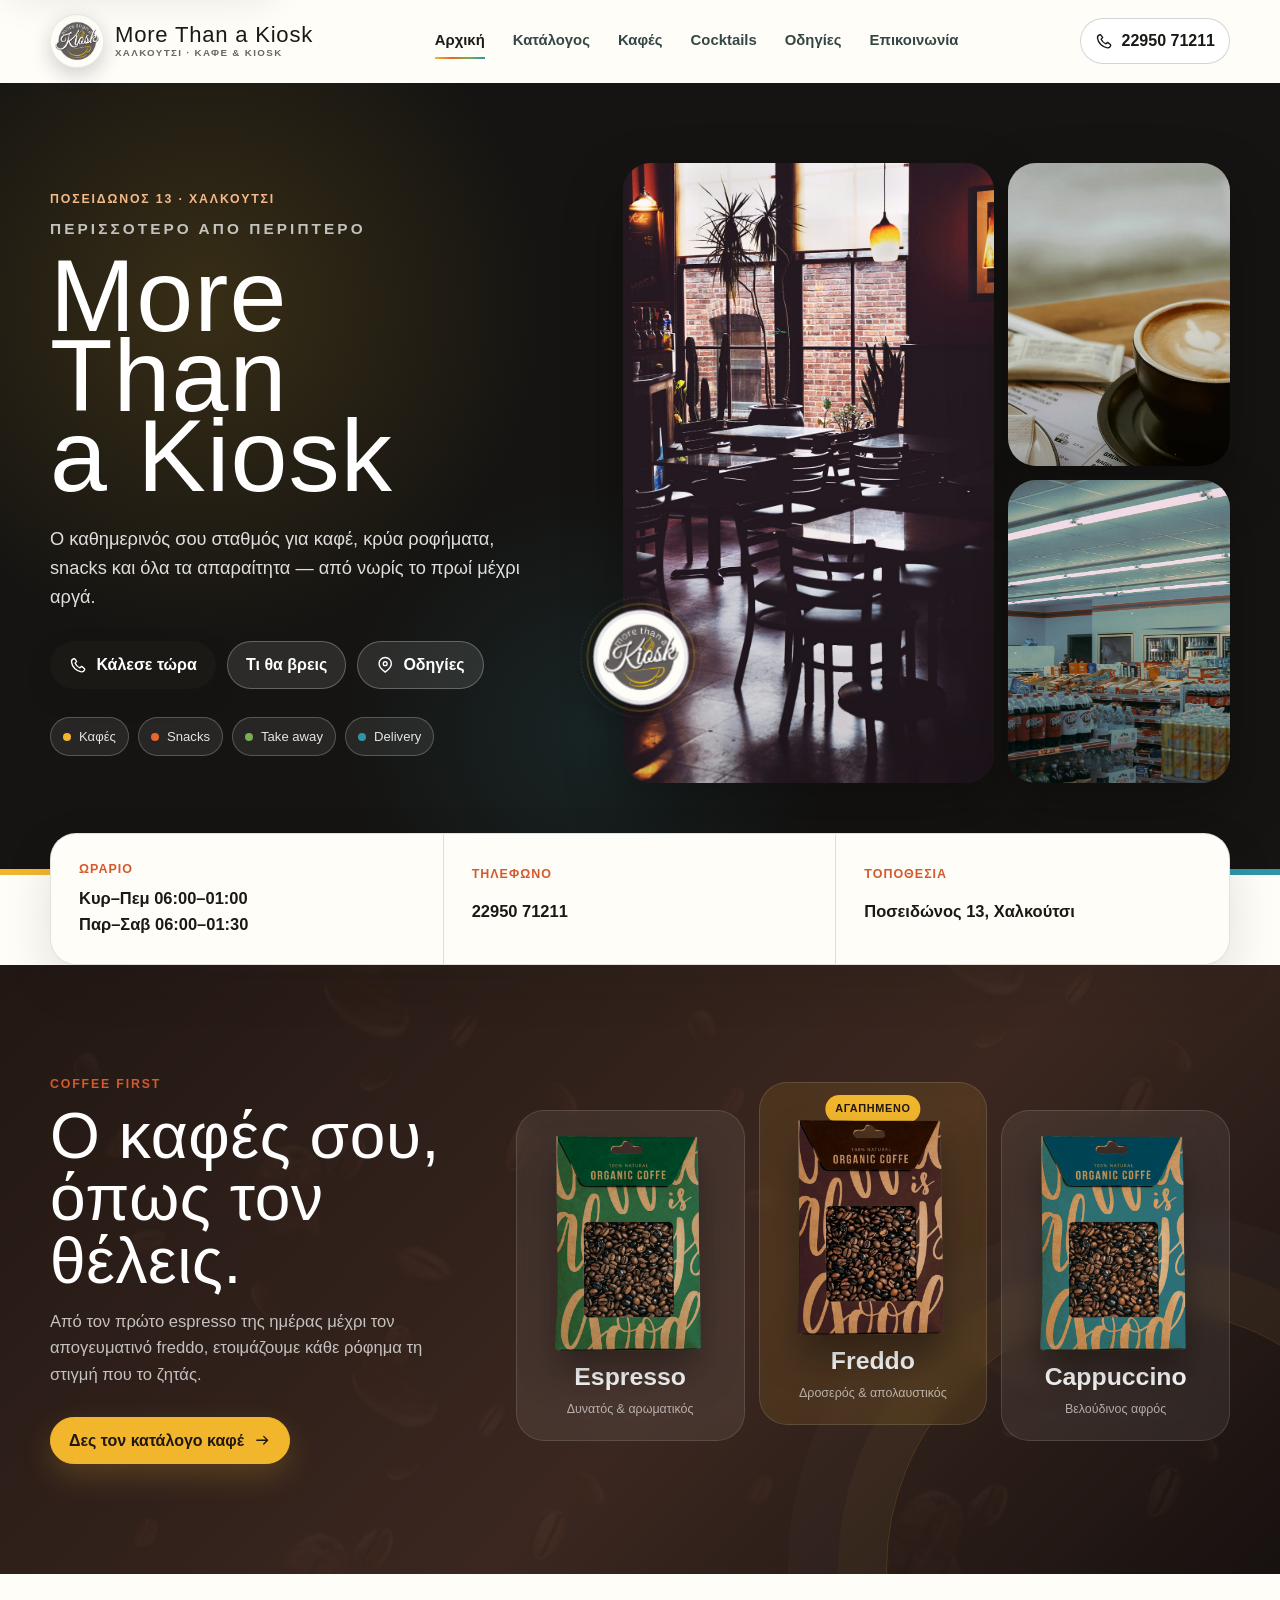
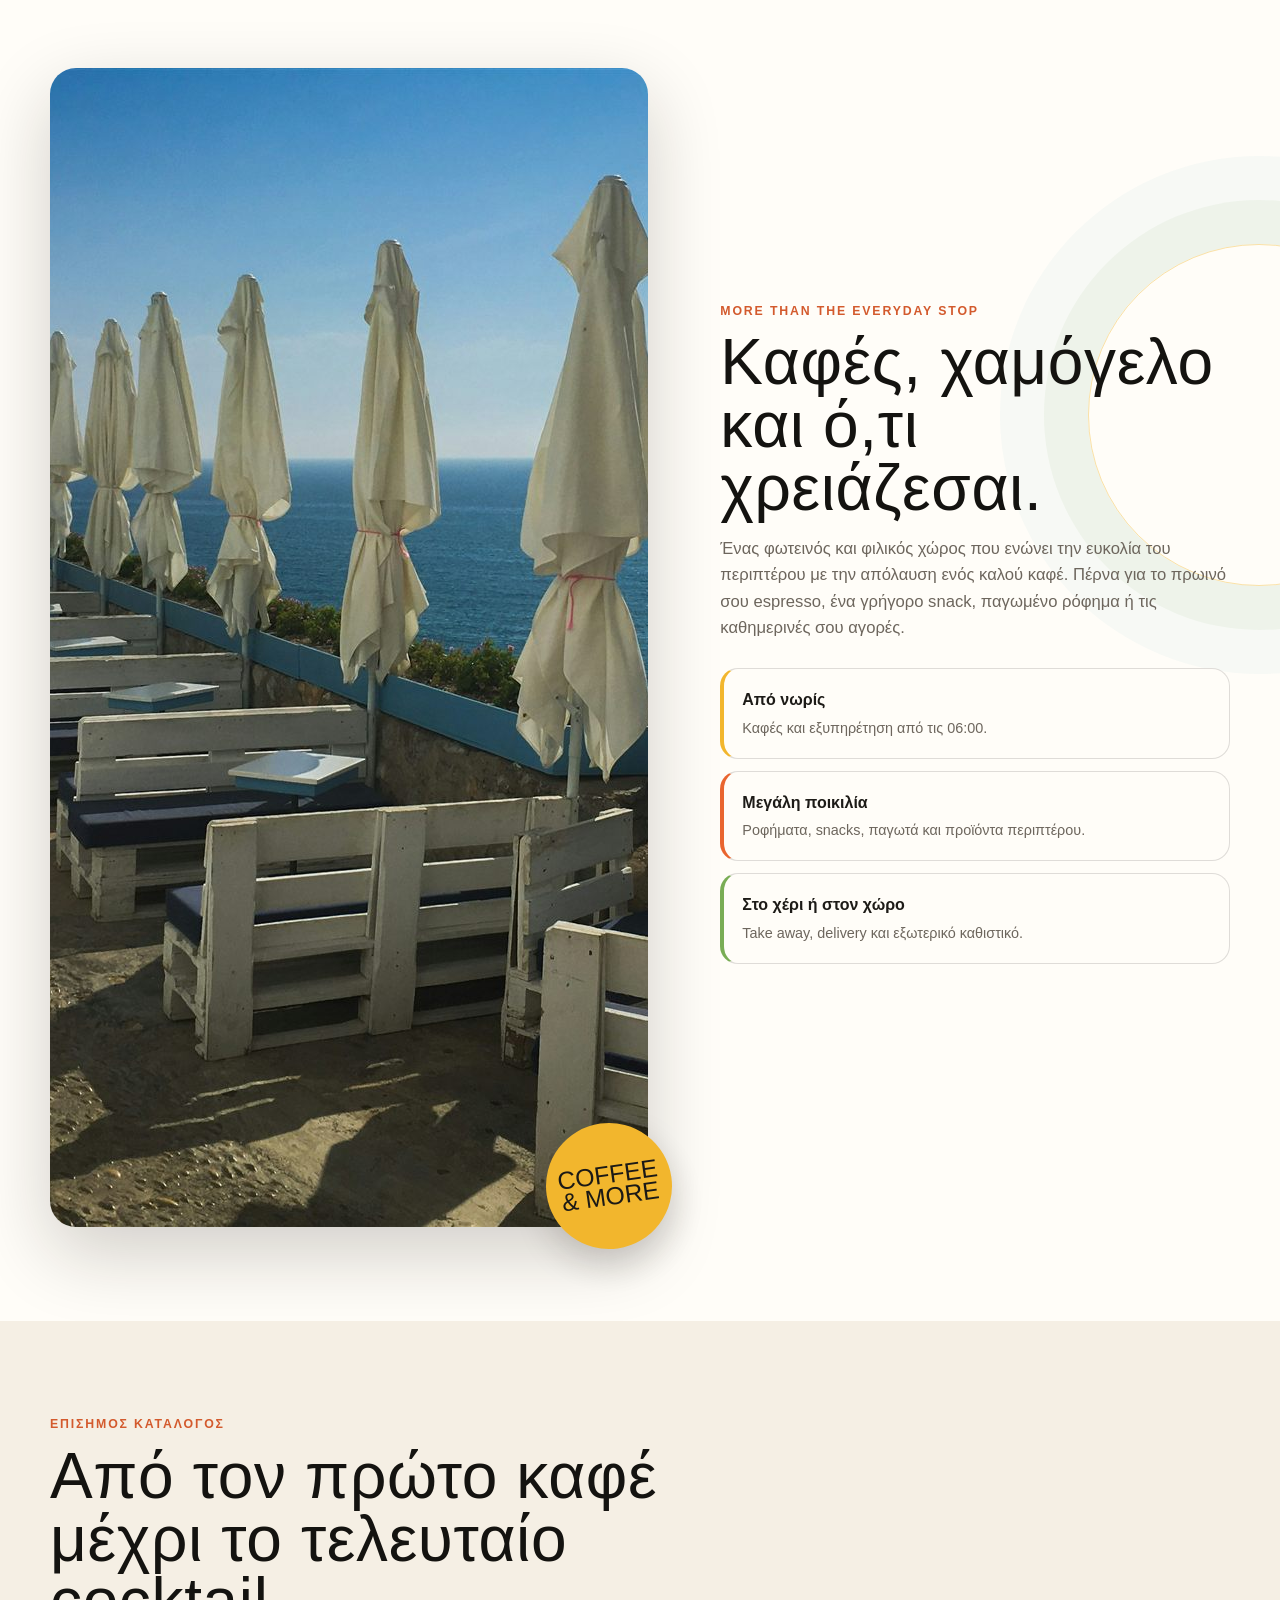
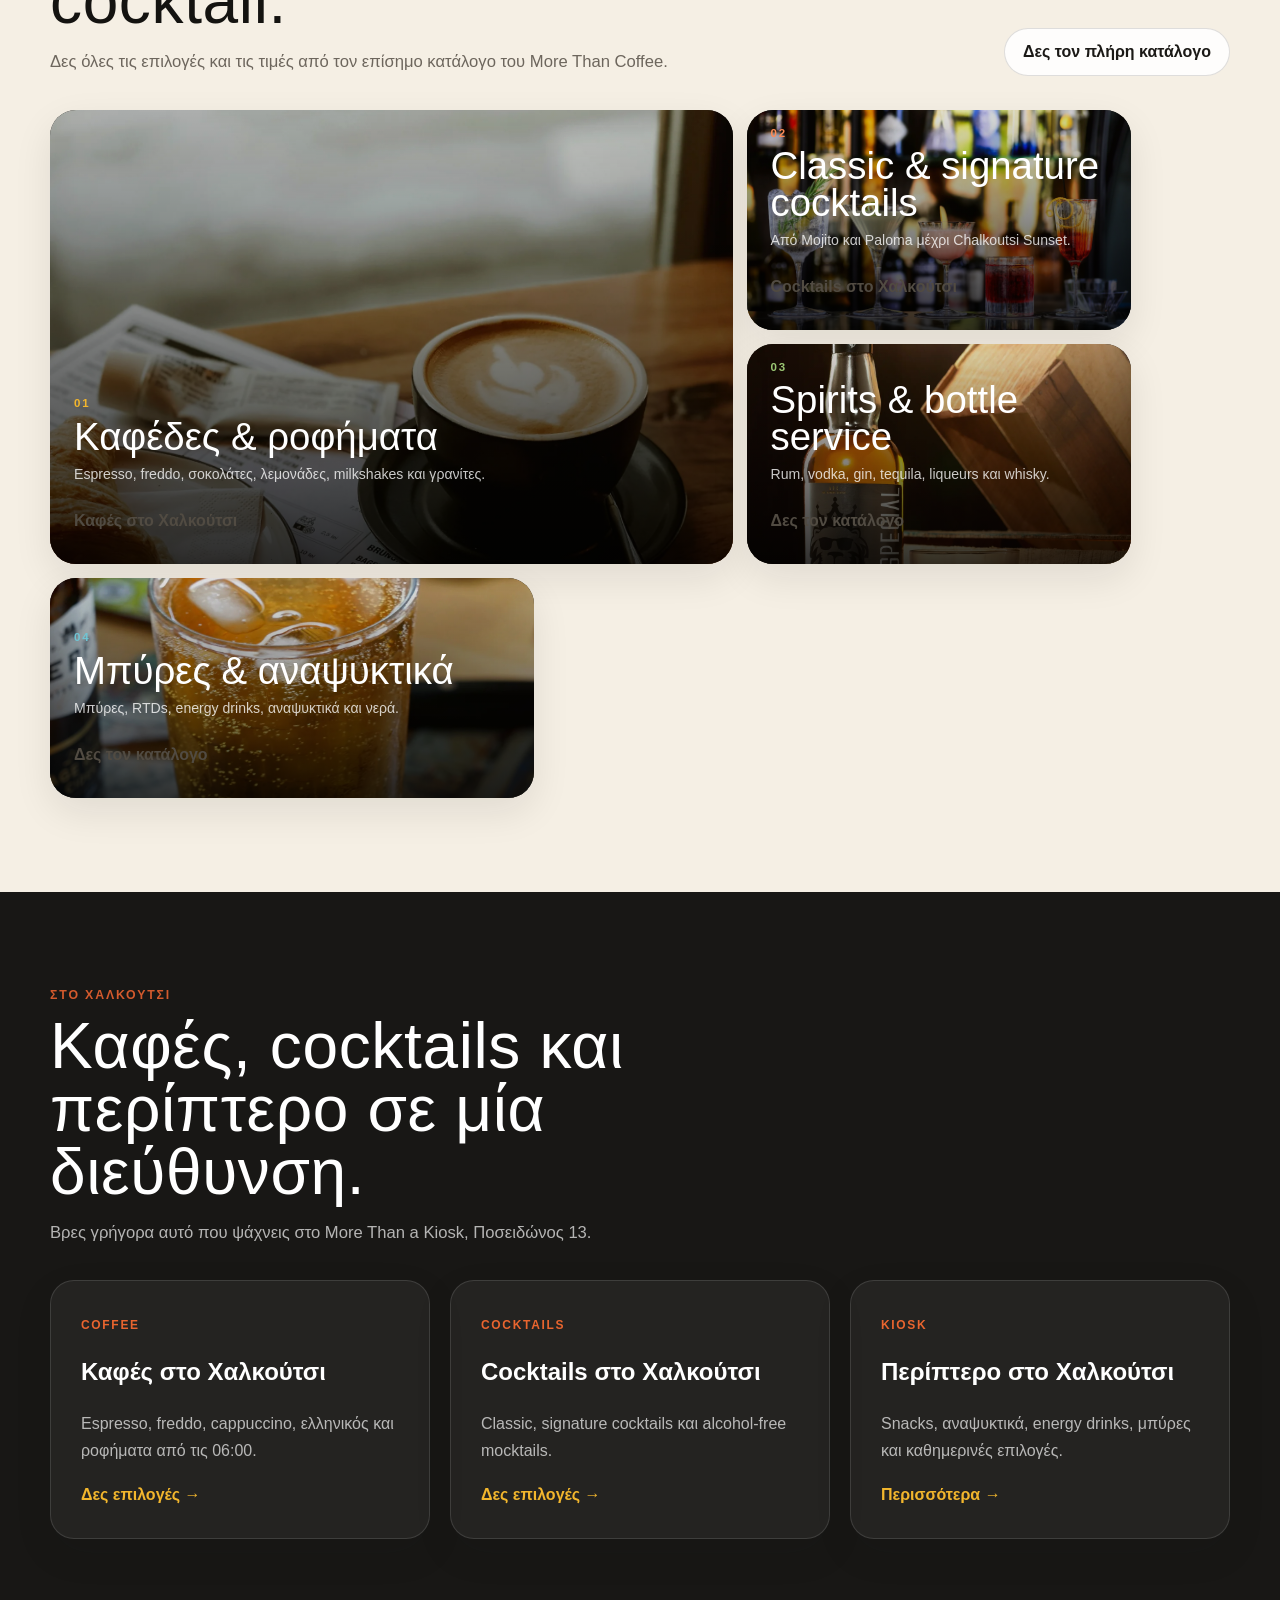
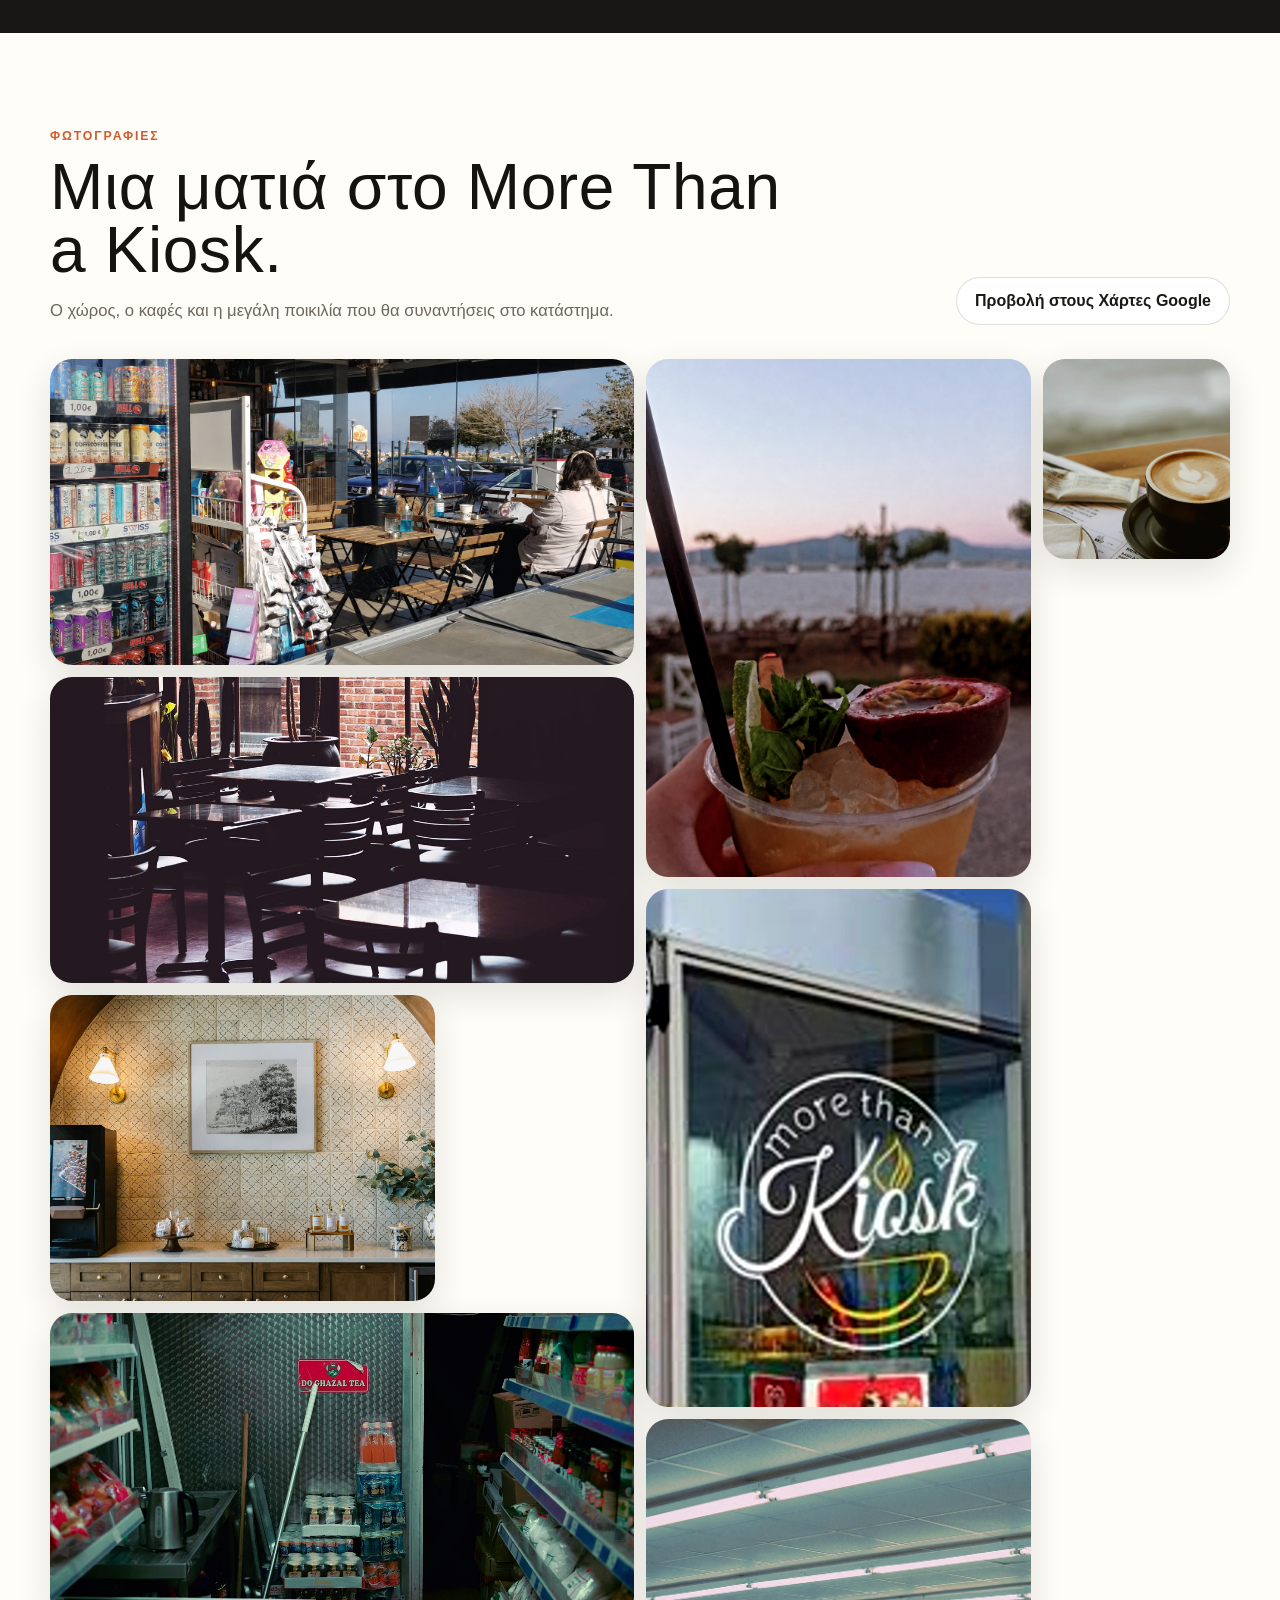
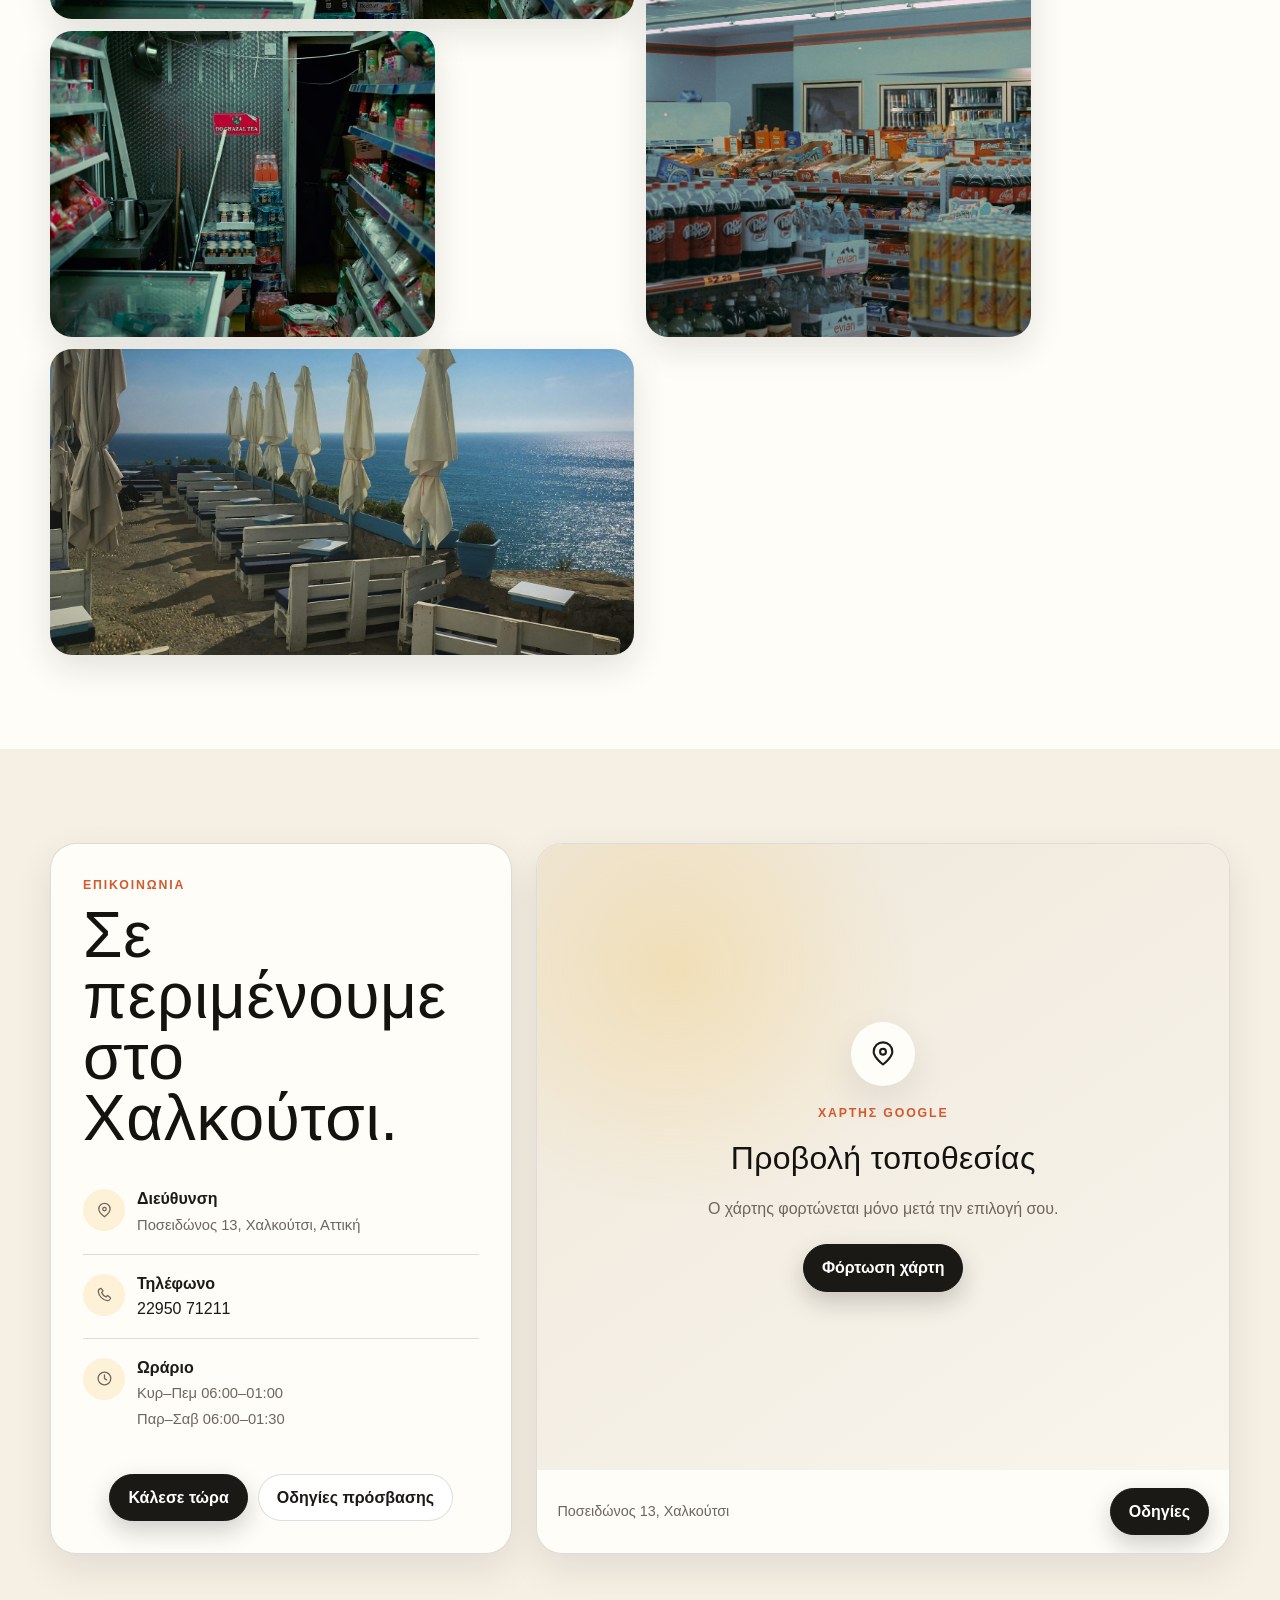
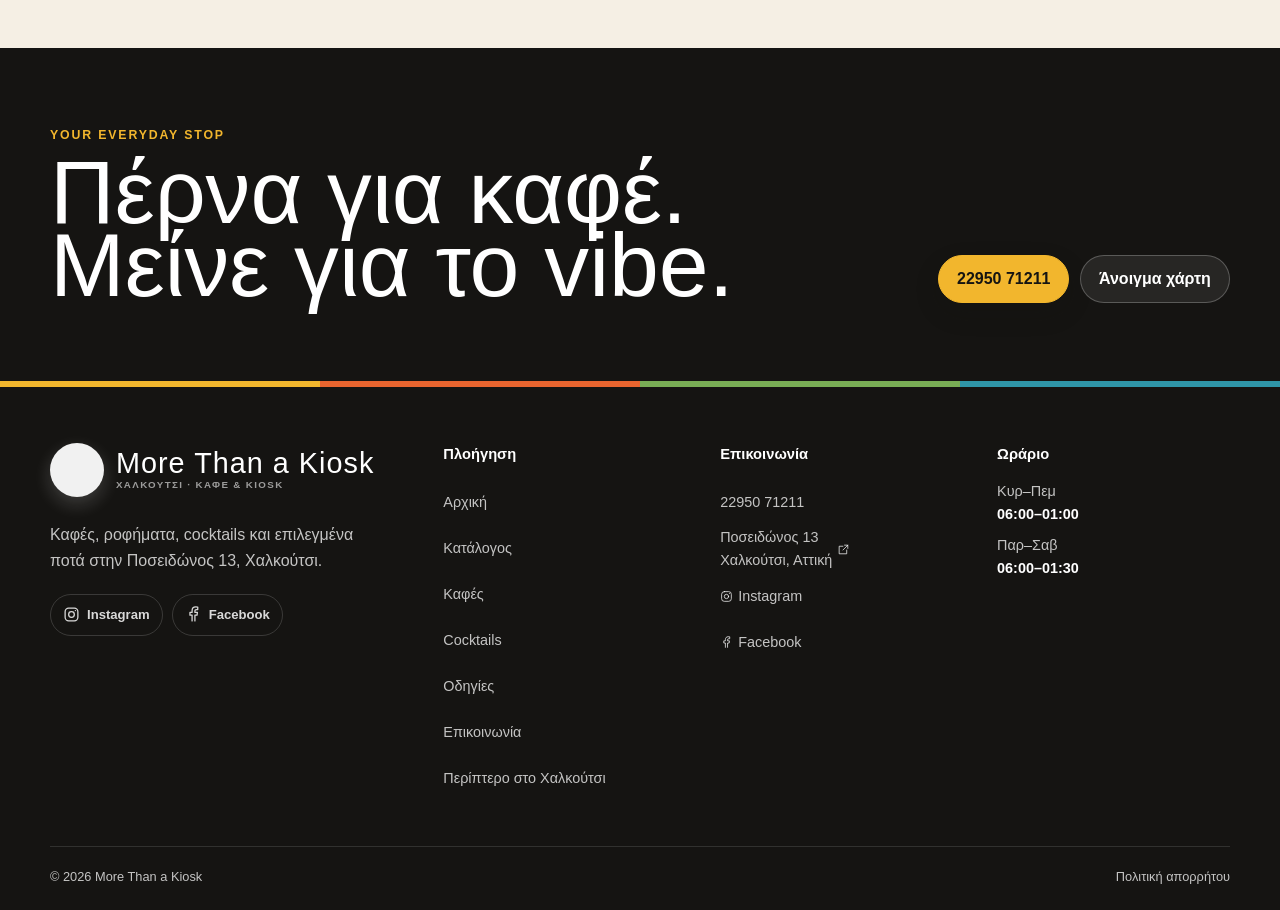
<file: index.html>
<!DOCTYPE html>
<html class="no-js" data-environment="production" lang="el">
 <head>
  <meta charset="utf-8"/>
  <meta content="width=device-width, initial-scale=1, viewport-fit=cover" name="viewport"/>
  <meta name="google-site-verification" content="4oUZz794tyGeRzdPTHLePbe0WtQw0kQS4R6EQTc3lCE"/>
  <meta content="#151412" name="theme-color"/>
  <meta content="strict-origin-when-cross-origin" name="referrer"/>
  <script src="js/boot.js">
  </script>
  <link href="assets/icons/favicon.png" rel="icon" sizes="96x96" type="image/png"/>
  
  
  
  <link href="css/styles.css" rel="stylesheet"/>
  <link href="css/responsive.css" rel="stylesheet"/>
  <title>
   More Than a Kiosk Χαλκούτσι | Καφέ, Cocktails &amp; Περίπτερο
  </title>
  <meta content="More Than a Kiosk – More Than Coffee στο Χαλκούτσι. Καφέδες, ροφήματα, cocktails, μπύρες, ποτά και προϊόντα περιπτέρου στην Ποσειδώνος 13." name="description"/>
  <meta content="index,follow,max-image-preview:large,max-snippet:-1,max-video-preview:-1" name="robots"/>
  <meta content="More Than a Kiosk" name="author"/>
  <meta content="GR-I" name="geo.region"/>
  <meta content="Χαλκούτσι" name="geo.placename"/>
  <meta content="38.3319277;23.7342694" name="geo.position"/>
  <meta content="38.3319277, 23.7342694" name="ICBM"/>
  <link href="https://alexzaxa.github.io/tester/" rel="canonical"/>
  <link href="https://alexzaxa.github.io/tester/" hreflang="el-GR" rel="alternate"/>
  <link href="https://alexzaxa.github.io/tester/" hreflang="x-default" rel="alternate"/>
  <link href="site.webmanifest" rel="manifest"/>
  <link href="assets/icons/apple-touch-icon.png" rel="apple-touch-icon" sizes="180x180"/>
  <meta content="website" property="og:type"/>
  <meta content="el_GR" property="og:locale"/>
  <meta content="More Than a Kiosk" property="og:site_name"/>
  <meta content="More Than a Kiosk Χαλκούτσι | Καφέ, Cocktails &amp; Περίπτερο" property="og:title"/>
  <meta content="More Than a Kiosk – More Than Coffee στο Χαλκούτσι. Καφέδες, ροφήματα, cocktails, μπύρες, ποτά και προϊόντα περιπτέρου στην Ποσειδώνος 13." property="og:description"/>
  <meta content="https://alexzaxa.github.io/tester/" property="og:url"/>
  <meta content="https://alexzaxa.github.io/tester/assets/images/brand/social-preview.jpg" property="og:image"/>
  <meta content="https://alexzaxa.github.io/tester/assets/images/brand/social-preview.jpg" property="og:image:secure_url"/>
  <meta content="image/jpeg" property="og:image:type"/>
  <meta content="1200" property="og:image:width"/>
  <meta content="630" property="og:image:height"/>
  <meta content="More Than a Kiosk στο Χαλκούτσι" property="og:image:alt"/>
  <meta content="summary_large_image" name="twitter:card"/>
  <meta content="More Than a Kiosk Χαλκούτσι | Καφέ, Cocktails &amp; Περίπτερο" name="twitter:title"/>
  <meta content="More Than a Kiosk – More Than Coffee στο Χαλκούτσι. Καφέδες, ροφήματα, cocktails, μπύρες, ποτά και προϊόντα περιπτέρου στην Ποσειδώνος 13." name="twitter:description"/>
  <meta content="https://alexzaxa.github.io/tester/assets/images/brand/social-preview.jpg" name="twitter:image"/>
  <meta content="More Than a Kiosk στο Χαλκούτσι" name="twitter:image:alt"/>
  <script type="application/ld+json">
   {"@context":"https://schema.org","@graph":[{"@type":["CafeOrCoffeeShop","ConvenienceStore"],"@id":"https://alexzaxa.github.io/tester/#business","name":"More Than a Kiosk","alternateName":["More Than Coffee","More Than a Kiosk, περίπτερο & καφέ"],"description":"Καφέ, cocktails, ποτά, αναψυκτικά, snacks και προϊόντα περιπτέρου στο Χαλκούτσι.","url":"https://alexzaxa.github.io/tester/","telephone":"+302295071211","logo":{"@type":"ImageObject","@id":"https://alexzaxa.github.io/tester/#logo","url":"https://alexzaxa.github.io/tester/assets/images/brand/more-than-kiosk-logo.png","contentUrl":"https://alexzaxa.github.io/tester/assets/images/brand/more-than-kiosk-logo.png","width":1000,"height":1000},"image":["https://alexzaxa.github.io/tester/assets/images/brand/social-preview.jpg","https://alexzaxa.github.io/tester/assets/images/licensed-stock/cafe-interior.jpg","https://alexzaxa.github.io/tester/assets/images/menu-stock/coffee-menu.webp","https://alexzaxa.github.io/tester/assets/images/menu-stock/cocktails-menu.webp"],"priceRange":"€–€€","currenciesAccepted":"EUR","address":{"@type":"PostalAddress","streetAddress":"Ποσειδώνος 13","addressLocality":"Χαλκούτσι","addressRegion":"Αττική","addressCountry":"GR"},"geo":{"@type":"GeoCoordinates","latitude":38.3319277,"longitude":23.7342694},"hasMap":"https://maps.app.goo.gl/wuxAspR66vvUeKUTA","hasMenu":"https://alexzaxa.github.io/tester/menu.html","servesCuisine":["Coffee","Cocktails","Snacks"],"areaServed":{"@type":"Place","name":"Χαλκούτσι, Αττική"},"sameAs":["https://maps.app.goo.gl/wuxAspR66vvUeKUTA","https://www.facebook.com/share/187zwPH4FL/?mibextid=wwXIfr","https://www.instagram.com/more_than_coffee_and_cocktail/"],"openingHoursSpecification":[{"@type":"OpeningHoursSpecification","dayOfWeek":["Monday","Tuesday","Wednesday","Thursday","Sunday"],"opens":"06:00","closes":"01:00"},{"@type":"OpeningHoursSpecification","dayOfWeek":["Friday","Saturday"],"opens":"06:00","closes":"01:30"}]},{"@type":"WebSite","@id":"https://alexzaxa.github.io/tester/#website","url":"https://alexzaxa.github.io/tester/","name":"More Than a Kiosk","alternateName":"More Than Coffee Χαλκούτσι","inLanguage":"el-GR","publisher":{"@id":"https://alexzaxa.github.io/tester/#business"}},{"@type":"BreadcrumbList","@id":"https://alexzaxa.github.io/tester/#breadcrumb","itemListElement":[{"@type":"ListItem","position":1,"name":"Αρχική","item":"https://alexzaxa.github.io/tester/"}]},{"@type":"WebPage","@id":"https://alexzaxa.github.io/tester/#webpage","url":"https://alexzaxa.github.io/tester/","name":"More Than a Kiosk Χαλκούτσι | Καφέ, Cocktails & Περίπτερο","description":"More Than a Kiosk – More Than Coffee στο Χαλκούτσι. Καφέδες, ροφήματα, cocktails, μπύρες, ποτά και προϊόντα περιπτέρου στην Ποσειδώνος 13.","isPartOf":{"@id":"https://alexzaxa.github.io/tester/#website"},"about":{"@id":"https://alexzaxa.github.io/tester/#business"},"inLanguage":"el-GR","primaryImageOfPage":{"@type":"ImageObject","url":"https://alexzaxa.github.io/tester/assets/images/brand/social-preview.jpg","width":1200,"height":630},"breadcrumb":{"@id":"https://alexzaxa.github.io/tester/#breadcrumb"}}]}
  </script>
  
  <link href="assets/vendor/aos/aos.css" rel="stylesheet"/>
  <link href="css/coffee-motion.css" rel="stylesheet"/>
  <link href="https://www.instagram.com/more_than_coffee_and_cocktail/" rel="me"/>
  <link href="https://www.facebook.com/share/187zwPH4FL/?mibextid=wwXIfr" rel="me"/>
 </head>
 <body class="page-loading" data-page="home">
<noscript><nav class="noscript-nav" aria-label="Βασική πλοήγηση"><a href="index.html">Αρχική</a><a href="menu.html">Κατάλογος</a><a href="directions.html">Οδηγίες</a><a href="contact.html">Επικοινωνία</a><a href="privacy.html">Απόρρητο</a></nav></noscript>
  <div aria-hidden="true" class="page-loader" data-page-loader="" role="presentation">
   <div class="page-loader-inner kiosk-loader-inner">
    <img alt="" class="loader-logo" height="1000" src="assets/images/brand/more-than-kiosk-logo.webp" width="1000"/>
    <span class="brand-wordmark">
     More Than a Kiosk
     <small>
      Χαλκούτσι · Καφέ &amp; Kiosk
     </small>
    </span>
    <span class="page-loader-label">
     Φόρτωση
    </span>
    <span aria-hidden="true" class="page-loader-track">
     <span>
     </span>
    </span>
   </div>
  </div>
  <a class="skip-link" href="#mainContent">
   Μετάβαση στο κύριο περιεχόμενο
  </a>
  <div data-shared-banner="">
  </div>
  <div data-shared-header="">
  </div>
  <div data-shared-drawer="">
  </div>
  <main id="mainContent">
   <section class="hero hero-kiosk" id="home">
    <div class="container hero-shell">
     <div class="hero-content">
      <p class="eyebrow">
       Ποσειδώνος 13 · Χαλκούτσι
      </p>
      <h1>
       <span>
        Περισσότερο από περίπτερο
       </span>
       More Than
       <br/>
       a Kiosk
      </h1>
      <p class="hero-copy">
       Ο καθημερινός σου σταθμός για καφέ, κρύα ροφήματα, snacks και όλα τα απαραίτητα — από νωρίς το πρωί μέχρι αργά.
      </p>
      <div class="hero-actions">
       <a class="primary-button" href="tel:+302295071211">
        <span class="svg-icon" data-inline-icon="phone">
        </span>
        Κάλεσε τώρα
       </a>
       <a class="secondary-button" href="menu.html">
        Τι θα βρεις
       </a>
       <a class="secondary-button" href="https://maps.app.goo.gl/wuxAspR66vvUeKUTA" rel="noopener noreferrer" target="_blank">
        <span class="svg-icon" data-inline-icon="pin">
        </span>
        Οδηγίες
       </a>
      </div>
      <div class="hero-meta">
       <span class="meta-pill">
        <span class="brand-dot dot-yellow">
        </span>
        Καφές
       </span>
       <span class="meta-pill">
        <span class="brand-dot dot-orange">
        </span>
        Snacks
       </span>
       <span class="meta-pill">
        <span class="brand-dot dot-green">
        </span>
        Take away
       </span>
       <span class="meta-pill">
        <span class="brand-dot dot-blue">
        </span>
        Delivery
       </span>
      </div>
     </div>
     <div aria-label="Φωτογραφίες από το More Than a Kiosk" class="hero-media hero-collage">
      <figure class="hero-photo hero-photo-main">
       <img alt="Ενδεικτική ατμόσφαιρα καφέ στο Χαλκούτσι" src="assets/images/licensed-stock/cafe-interior.jpg" width="1067" height="1600"/>
      </figure>
      <figure class="hero-photo hero-photo-top">
       <img alt="Espresso στο More Than a Kiosk" height="1200" src="assets/images/menu-stock/coffee-menu.webp" width="900"/>
      </figure>
      <figure class="hero-photo hero-photo-bottom">
       <img alt="Ποικιλία από snacks και προϊόντα περιπτέρου" src="assets/images/licensed-stock/convenience-store.jpg" width="1600" height="1067"/>
      </figure>
      <div class="hero-logo-badge">
       <img alt="Λογότυπο More Than a Kiosk" height="1000" src="assets/images/brand/more-than-kiosk-logo.webp" width="1000"/>
      </div>
     </div>
    </div>
    <div aria-hidden="true" class="hero-rainbow">
     <span>
     </span>
     <span>
     </span>
     <span>
     </span>
     <span>
     </span>
    </div>
   </section>
   <section aria-label="Γρήγορες πληροφορίες" class="quick-info">
    <div class="container quick-grid">
     <article class="quick-card">
      <small>
       Ωράριο
      </small>
      <strong>
       Κυρ–Πεμ 06:00–01:00
       <br/>
       Παρ–Σαβ 06:00–01:30
      </strong>
     </article>
     <article class="quick-card">
      <small>
       Τηλέφωνο
      </small>
      <a href="tel:+302295071211">
       22950 71211
      </a>
     </article>
     <article class="quick-card">
      <small>
       Τοποθεσία
      </small>
      <a href="https://maps.app.goo.gl/wuxAspR66vvUeKUTA" rel="noopener noreferrer" target="_blank">
       Ποσειδώνος 13, Χαλκούτσι
      </a>
     </article>
    </div>
   </section>
   <section aria-labelledby="coffeeRitualTitle" class="coffee-ritual">
    <div aria-hidden="true" class="coffee-ritual-beans"></div>
    <div class="container coffee-ritual-grid">
     <div class="coffee-ritual-copy reveal">
      <p class="eyebrow">Coffee first</p>
      <h2 class="section-title" id="coffeeRitualTitle">Ο καφές σου, όπως τον θέλεις.</h2>
      <p class="section-copy">Από τον πρώτο espresso της ημέρας μέχρι τον απογευματινό freddo, ετοιμάζουμε κάθε ρόφημα τη στιγμή που το ζητάς.</p>
      <a class="primary-button" href="menu.html#coffee">
       Δες τον κατάλογο καφέ
       <span class="svg-icon" data-inline-icon="arrow"></span>
      </a>
     </div>
     <div aria-label="Επιλογές καφέ" class="coffee-cup-showcase reveal">
      <article class="coffee-cup-card">
       <img alt="Ζεστός καφές" height="368" loading="lazy" src="assets/images/coffee-template/product-coffee-1.png" width="268"/>
       <strong>Espresso</strong>
       <span>Δυνατός &amp; αρωματικός</span>
      </article>
      <article class="coffee-cup-card coffee-cup-card-featured">
       <span class="coffee-cup-badge">Αγαπημένο</span>
       <img alt="Freddo καφές" height="368" loading="lazy" src="assets/images/coffee-template/product-coffee-2.png" width="268"/>
       <strong>Freddo</strong>
       <span>Δροσερός &amp; απολαυστικός</span>
      </article>
      <article class="coffee-cup-card">
       <img alt="Καφές με γάλα" height="368" loading="lazy" src="assets/images/coffee-template/product-coffee-3.png" width="268"/>
       <strong>Cappuccino</strong>
       <span>Βελούδινος αφρός</span>
      </article>
     </div>
    </div>
   </section>
   <section class="section kiosk-story" id="about">
    <div class="container story-grid">
     <div class="story-card reveal">
      <img alt="Ενδεικτικό παραθαλάσσιο καθιστικό" loading="lazy" src="assets/images/licensed-stock/seaside-seating.jpg" width="1600" height="1159"/>
      <span class="story-stamp">
       Coffee
       <br/>
       &amp; more
      </span>
     </div>
     <div class="reveal">
      <p class="eyebrow">
       More than the everyday stop
      </p>
      <h2 class="section-title">
       Καφές, χαμόγελο και ό,τι χρειάζεσαι.
      </h2>
      <p class="section-copy">
       Ένας φωτεινός και φιλικός χώρος που ενώνει την ευκολία του περιπτέρου με την απόλαυση ενός καλού καφέ. Πέρνα για το πρωινό σου espresso, ένα γρήγορο snack, παγωμένο ρόφημα ή τις καθημερινές σου αγορές.
      </p>
      <div class="story-points kiosk-points">
       <div class="story-point">
        <strong>
         Από νωρίς
        </strong>
        <span>
         Καφές και εξυπηρέτηση από τις 06:00.
        </span>
       </div>
       <div class="story-point">
        <strong>
         Μεγάλη ποικιλία
        </strong>
        <span>
         Ροφήματα, snacks, παγωτά και προϊόντα περιπτέρου.
        </span>
       </div>
       <div class="story-point">
        <strong>
         Στο χέρι ή στον χώρο
        </strong>
        <span>
         Take away, delivery και εξωτερικό καθιστικό.
        </span>
       </div>
      </div>
     </div>
    </div>
   </section>
   <section class="section section-alt category-showcase" id="choices">
    <div class="container">
     <div class="section-head">
      <div>
       <p class="eyebrow">
        Επίσημος κατάλογος
       </p>
       <h2 class="section-title">
        Από τον πρώτο καφέ μέχρι το τελευταίο cocktail.
       </h2>
       <p class="section-copy">
        Δες όλες τις επιλογές και τις τιμές από τον επίσημο κατάλογο του More Than Coffee.
       </p>
      </div>
      <a class="secondary-button" href="menu.html">
       Δες τον πλήρη κατάλογο
      </a>
     </div>
     <div class="kiosk-category-grid">
      <article class="kiosk-category-card category-large reveal">
       <img alt="Καφές με κρουασάν" height="1100" loading="lazy" src="assets/images/menu-stock/coffee-menu.webp" width="1600"/>
       <div>
        <span>
         01
        </span>
        <h3>
         Καφέδες &amp; ροφήματα
        </h3>
        <p>
         Espresso, freddo, σοκολάτες, λεμονάδες, milkshakes και γρανίτες.
        </p>
        <a class="text-action" href="coffee-chalkoutsi.html">
         Καφές στο Χαλκούτσι
        </a>
       </div>
      </article>
      <article class="kiosk-category-card reveal">
       <img alt="Ποικιλία από cocktails" height="1000" loading="lazy" src="assets/images/menu-stock/cocktails-menu.webp" width="1600"/>
       <div>
        <span>
         02
        </span>
        <h3>
         Classic &amp; signature cocktails
        </h3>
        <p>
         Από Mojito και Paloma μέχρι Chalkoutsi Sunset.
        </p>
        <a class="text-action" href="cocktails-chalkoutsi.html">
         Cocktails στο Χαλκούτσι
        </a>
       </div>
      </article>
      <article class="kiosk-category-card reveal">
       <img alt="Whisky και επιλεγμένα spirits" height="1500" loading="lazy" src="assets/images/menu-stock/spirits-menu.webp" width="1200"/>
       <div>
        <span>
         03
        </span>
        <h3>
         Spirits &amp; bottle service
        </h3>
        <p>
         Rum, vodka, gin, tequila, liqueurs και whisky.
        </p>
        <a class="text-action" href="menu.html">
         Δες τον κατάλογο
        </a>
       </div>
      </article>
      <article class="kiosk-category-card category-wide reveal">
       <img alt="Παγωμένη μπύρα" height="1000" loading="lazy" src="assets/images/menu-stock/beer-menu.webp" width="1400"/>
       <div>
        <span>
         04
        </span>
        <h3>
         Μπύρες &amp; αναψυκτικά
        </h3>
        <p>
         Μπύρες, RTDs, energy drinks, αναψυκτικά και νερά.
        </p>
        <a class="text-action" href="menu.html">
         Δες τον κατάλογο
        </a>
       </div>
      </article>
     </div>
    </div>
   </section>
   <section aria-labelledby="localSearchTitle" class="section local-search-section">
    <div class="container">
     <div class="section-head">
      <div>
       <p class="eyebrow">
        Στο Χαλκούτσι
       </p>
       <h2 class="section-title" id="localSearchTitle">
        Καφές, cocktails και περίπτερο σε μία διεύθυνση.
       </h2>
       <p class="section-copy">
        Βρες γρήγορα αυτό που ψάχνεις στο More Than a Kiosk, Ποσειδώνος 13.
       </p>
      </div>
     </div>
     <div class="local-search-grid">
      <a class="local-search-card" href="coffee-chalkoutsi.html">
       <span>
        Coffee
       </span>
       <h3>
        Καφές στο Χαλκούτσι
       </h3>
       <p>
        Espresso, freddo, cappuccino, ελληνικός και ροφήματα από τις 06:00.
       </p>
       <strong>
        Δες επιλογές →
       </strong>
      </a>
      <a class="local-search-card" href="cocktails-chalkoutsi.html">
       <span>
        Cocktails
       </span>
       <h3>
        Cocktails στο Χαλκούτσι
       </h3>
       <p>
        Classic, signature cocktails και alcohol-free mocktails.
       </p>
       <strong>
        Δες επιλογές →
       </strong>
      </a>
      <a class="local-search-card" href="kiosk-chalkoutsi.html">
       <span>
        Kiosk
       </span>
       <h3>
        Περίπτερο στο Χαλκούτσι
       </h3>
       <p>
        Snacks, αναψυκτικά, energy drinks, μπύρες και καθημερινές επιλογές.
       </p>
       <strong>
        Περισσότερα →
       </strong>
      </a>
     </div>
    </div>
   </section>
   <section class="section photo-library" id="gallery">
    <div class="container">
     <div class="section-head">
      <div>
       <p class="eyebrow">
        Φωτογραφίες
       </p>
       <h2 class="section-title">
        Μια ματιά στο More Than a Kiosk.
       </h2>
       <p class="section-copy">
        Ο χώρος, ο καφές και η μεγάλη ποικιλία που θα συναντήσεις στο κατάστημα.
       </p>
      </div>
      <a class="secondary-button" href="https://maps.app.goo.gl/wuxAspR66vvUeKUTA" rel="noopener noreferrer" target="_blank">
       Προβολή στους Χάρτες Google
      </a>
     </div>
     <div class="photo-mosaic kiosk-mosaic">
      <button class="mosaic-photo mosaic-wide" data-caption="Ο πραγματικός χώρος του More Than a Kiosk με θέα προς τη θάλασσα" data-lightbox="assets/images/venue-originals/venue-interior-waterfront.png" type="button">
       <img alt="Ο χώρος και το παραθαλάσσιο καθιστικό του More Than a Kiosk" height="1024" loading="lazy" src="assets/images/venue-originals/venue-interior-waterfront.png" width="1536"/>
      </button>
      <button class="mosaic-photo mosaic-tall" data-caption="Passion fruit cocktail δίπλα στη θάλασσα" data-lightbox="assets/images/venue-originals/passion-fruit-cocktail-waterfront.png" type="button">
       <img alt="Passion fruit cocktail με μέντα και θέα στη θάλασσα" height="1638" loading="lazy" src="assets/images/venue-originals/passion-fruit-cocktail-waterfront.png" width="982"/>
      </button>
      <button class="mosaic-photo mosaic-wide" data-caption="Ενδεικτική ατμόσφαιρα καφέ" data-lightbox="assets/images/licensed-stock/cafe-interior.jpg" type="button">
       <img alt="Ενδεικτική ατμόσφαιρα καφέ" loading="lazy" src="assets/images/licensed-stock/cafe-interior.jpg" width="1067" height="1600"/>
      </button>
      <button class="mosaic-photo mosaic-tall" data-caption="Το αυθεντικό λογότυπο στην πρόσοψη" data-lightbox="assets/images/brand/more-than-kiosk-logo-panel.webp" type="button">
       <img alt="Το λογότυπο More Than a Kiosk στην πρόσοψη" height="1013" loading="lazy" src="assets/images/brand/more-than-kiosk-logo-panel.webp" width="800"/>
      </button>
      <button class="mosaic-photo" data-caption="Η γωνιά του καφέ" data-lightbox="assets/images/licensed-stock/coffee-station.jpg" type="button">
       <img alt="Ενδεικτικός σταθμός παρασκευής καφέ" loading="lazy" src="assets/images/licensed-stock/coffee-station.jpg" width="1600" height="1067"/>
      </button>
      <button class="mosaic-photo mosaic-small" data-caption="Espresso" data-lightbox="assets/images/menu-stock/coffee-menu.webp" type="button">
       <img alt="Φλιτζάνι espresso" height="1200" loading="lazy" src="assets/images/menu-stock/coffee-menu.webp" width="900"/>
      </button>
      <button class="mosaic-photo mosaic-wide" data-caption="Μεγάλη ποικιλία προϊόντων" data-lightbox="assets/images/licensed-stock/stocked-store.jpg" type="button">
       <img alt="Ενδεικτική ποικιλία προϊόντων" loading="lazy" src="assets/images/licensed-stock/stocked-store.jpg" width="1050" height="1600"/>
      </button>
      <button class="mosaic-photo mosaic-tall" data-caption="Snacks και γρήγορες επιλογές" data-lightbox="assets/images/licensed-stock/convenience-store.jpg" type="button">
       <img alt="Snacks και γρήγορες επιλογές" loading="lazy" src="assets/images/licensed-stock/convenience-store.jpg" width="1600" height="1067"/>
      </button>
      <button class="mosaic-photo" data-caption="Ενδεικτικό εσωτερικό καταστήματος" data-lightbox="assets/images/licensed-stock/stocked-store.jpg" type="button">
       <img alt="Ενδεικτικό εσωτερικό καταστήματος" loading="lazy" src="assets/images/licensed-stock/stocked-store.jpg" width="1050" height="1600"/>
      </button>
      <button class="mosaic-photo mosaic-wide" data-caption="Ενδεικτικό παραθαλάσσιο καθιστικό" data-lightbox="assets/images/licensed-stock/seaside-seating.jpg" type="button">
       <img alt="Ενδεικτικό παραθαλάσσιο καθιστικό" loading="lazy" src="assets/images/licensed-stock/seaside-seating.jpg" width="1600" height="1159"/>
      </button>
     </div>
    </div>
   </section>
   <section class="section section-alt" id="businessInfo">
    <div class="container info-grid">
     <article class="info-card reveal">
      <p class="eyebrow">
       Επικοινωνία
      </p>
      <h2>
       Σε περιμένουμε στο Χαλκούτσι.
      </h2>
      <div class="contact-list">
       <div class="contact-row">
        <span class="contact-icon">
         <span class="svg-icon" data-inline-icon="pin">
         </span>
        </span>
        <div>
         <strong>
          Διεύθυνση
         </strong>
         <span>
          Ποσειδώνος 13, Χαλκούτσι, Αττική
         </span>
        </div>
       </div>
       <div class="contact-row">
        <span class="contact-icon">
         <span class="svg-icon" data-inline-icon="phone">
         </span>
        </span>
        <div>
         <strong>
          Τηλέφωνο
         </strong>
         <a href="tel:+302295071211">
          22950 71211
         </a>
        </div>
       </div>
       <div class="contact-row">
        <span class="contact-icon">
         <span class="svg-icon" data-inline-icon="clock">
         </span>
        </span>
        <div>
         <strong>
          Ωράριο
         </strong>
         <span>
          Κυρ–Πεμ 06:00–01:00
          <br/>
          Παρ–Σαβ 06:00–01:30
         </span>
        </div>
       </div>
      </div>
      <div class="availability-actions">
       <a class="primary-button" href="tel:+302295071211">
        Κάλεσε τώρα
       </a>
       <a class="secondary-button" href="directions.html">
        Οδηγίες πρόσβασης
       </a>
      </div>
     </article>
     <article class="map-card reveal">
      <div class="map-consent" data-map-host="" data-map-src="https://www.google.com/maps?q=38.3319277,23.7342694&amp;z=16&amp;output=embed" id="mapHost">
       <div class="map-consent-content">
        <span class="map-consent-icon">
         <span class="svg-icon" data-inline-icon="pin">
         </span>
        </span>
        <p class="eyebrow">
         Χάρτης Google
        </p>
        <h3>
         Προβολή τοποθεσίας
        </h3>
        <p>
         Ο χάρτης φορτώνεται μόνο μετά την επιλογή σου.
        </p>
        <button class="primary-button" data-load-map="" type="button">
         Φόρτωση χάρτη
        </button>
       </div>
      </div>
      <div class="map-footer">
       <p>
        Ποσειδώνος 13, Χαλκούτσι
       </p>
       <a class="primary-button" href="https://maps.app.goo.gl/wuxAspR66vvUeKUTA" rel="noopener noreferrer" target="_blank">
        Οδηγίες
       </a>
      </div>
     </article>
    </div>
   </section>
   <section class="kiosk-cta">
    <div class="container kiosk-cta-inner">
     <div>
      <p class="eyebrow">
       Your everyday stop
      </p>
      <h2>
       Πέρνα για καφέ.
       <br/>
       Μείνε για το vibe.
      </h2>
     </div>
     <div class="hero-actions">
      <a class="primary-button" href="tel:+302295071211">
       22950 71211
      </a>
      <a class="secondary-button" href="https://maps.app.goo.gl/wuxAspR66vvUeKUTA" rel="noopener noreferrer" target="_blank">
       Άνοιγμα χάρτη
      </a>
     </div>
    </div>
   </section>
  </main>
  <div data-shared-footer="">
  </div>
  <div data-shared-bottom-nav="">
  </div>
  <div data-gallery-lightbox="">
  </div>
  <script src="js/icons.js">
  </script>
  <script src="js/layout.js">
  </script>
  <script src="js/app.js">
  </script>
  <script src="assets/vendor/aos/aos.js">
  </script>
  <script src="assets/vendor/anime/anime.min.js">
  </script>
  <script src="js/coffee-motion.js">
  </script>
 </body>
</html>
</file>
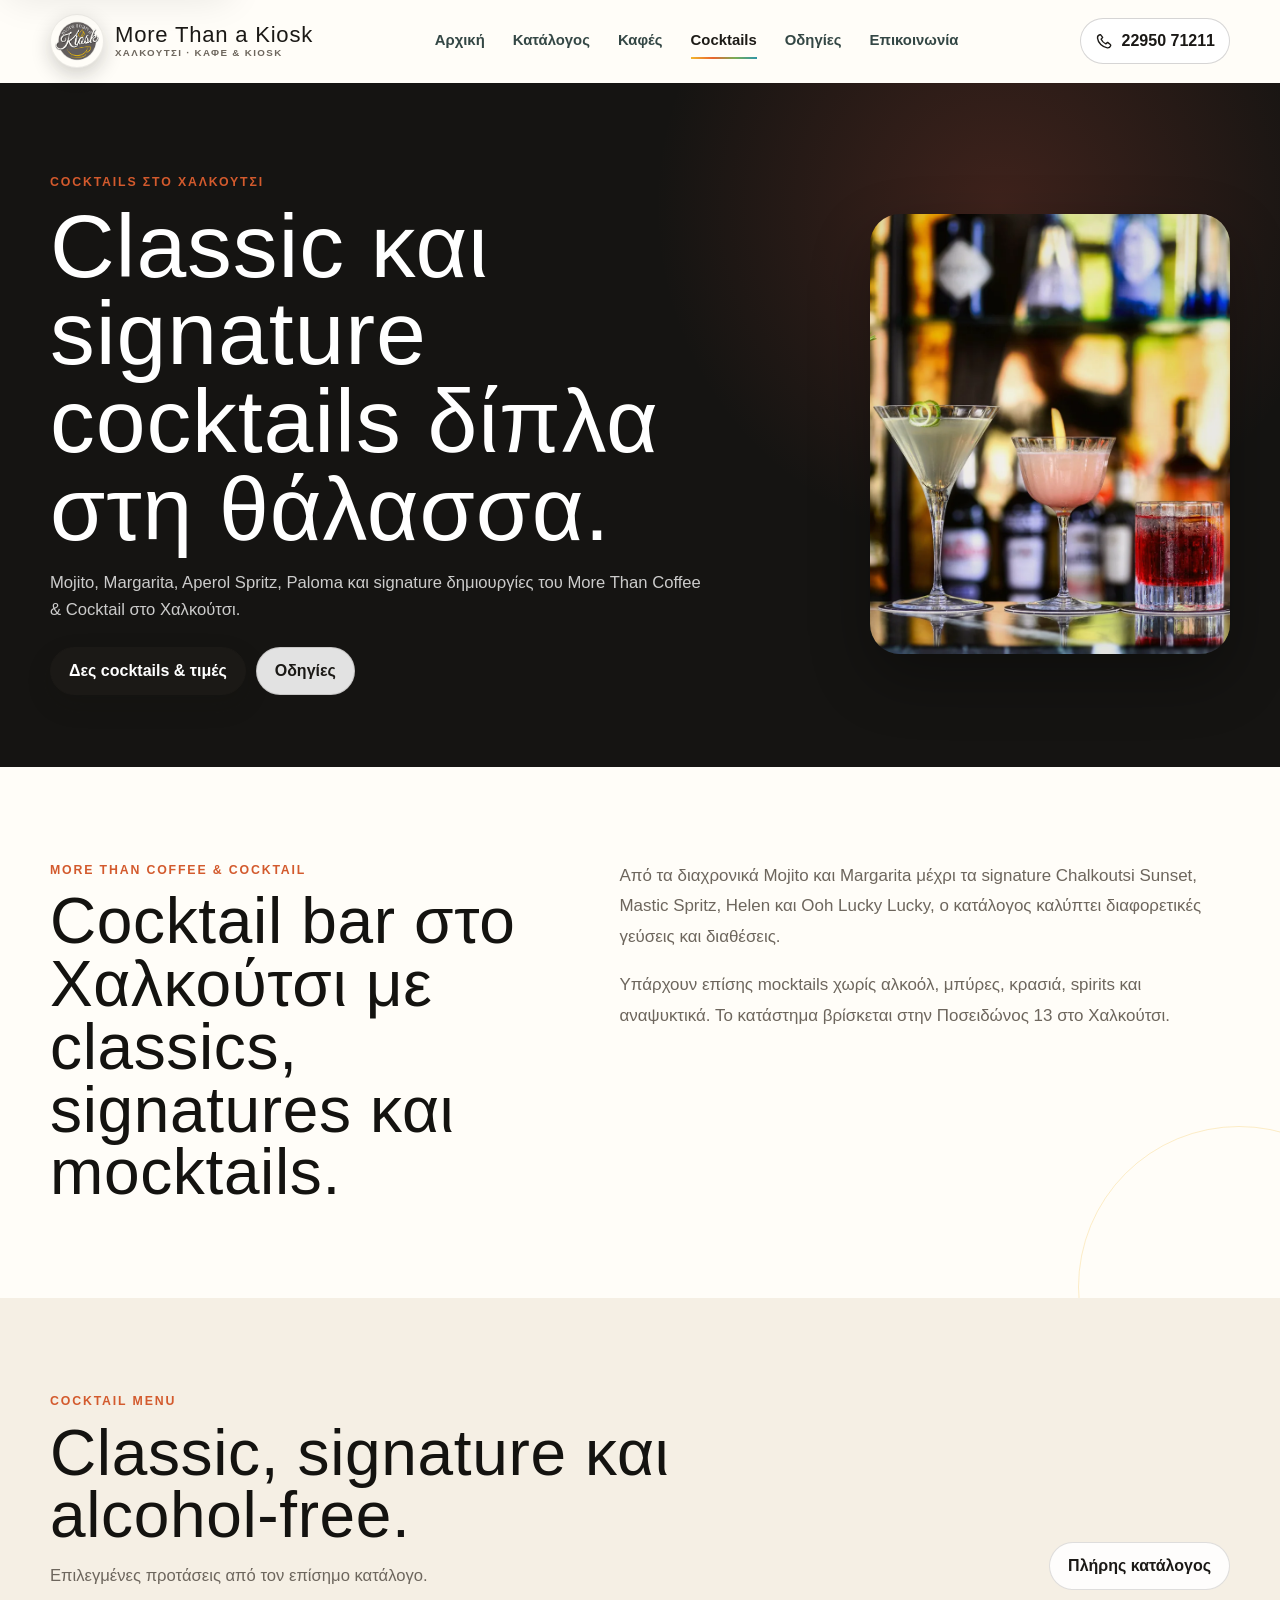
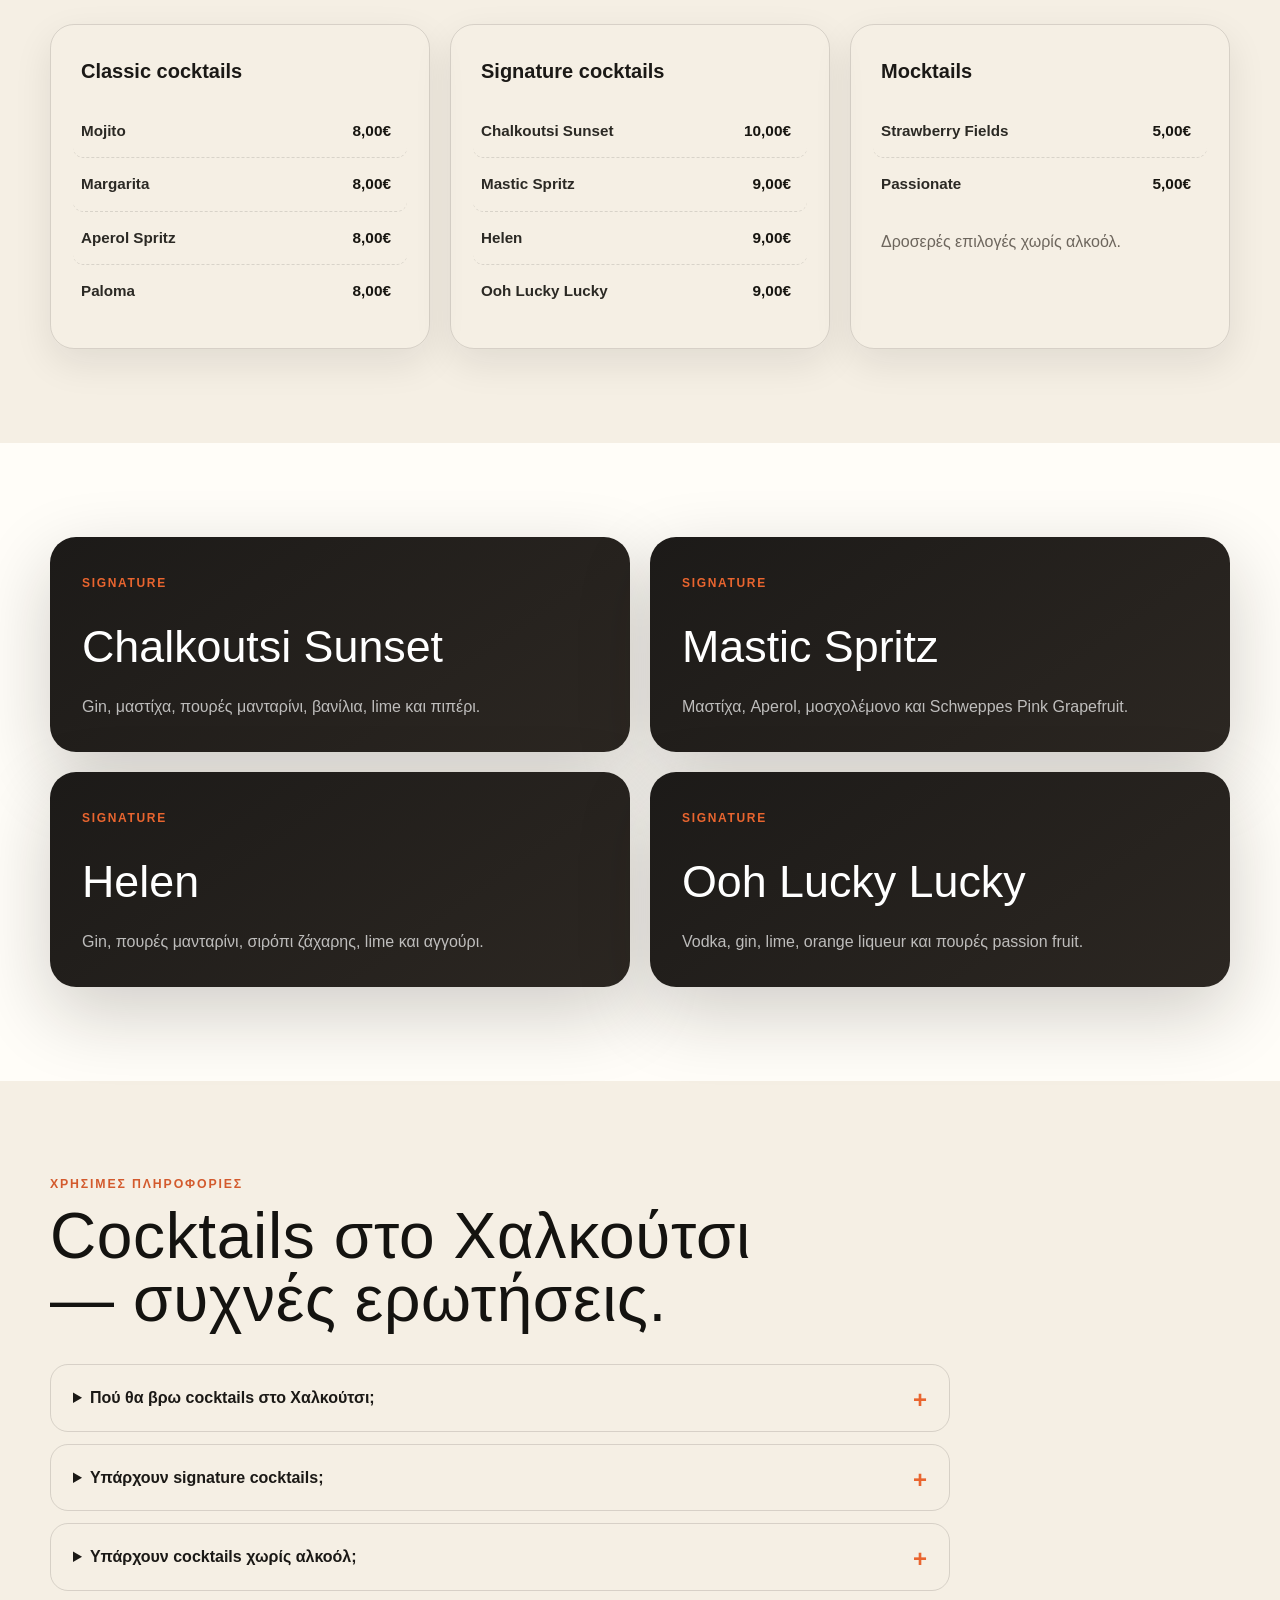
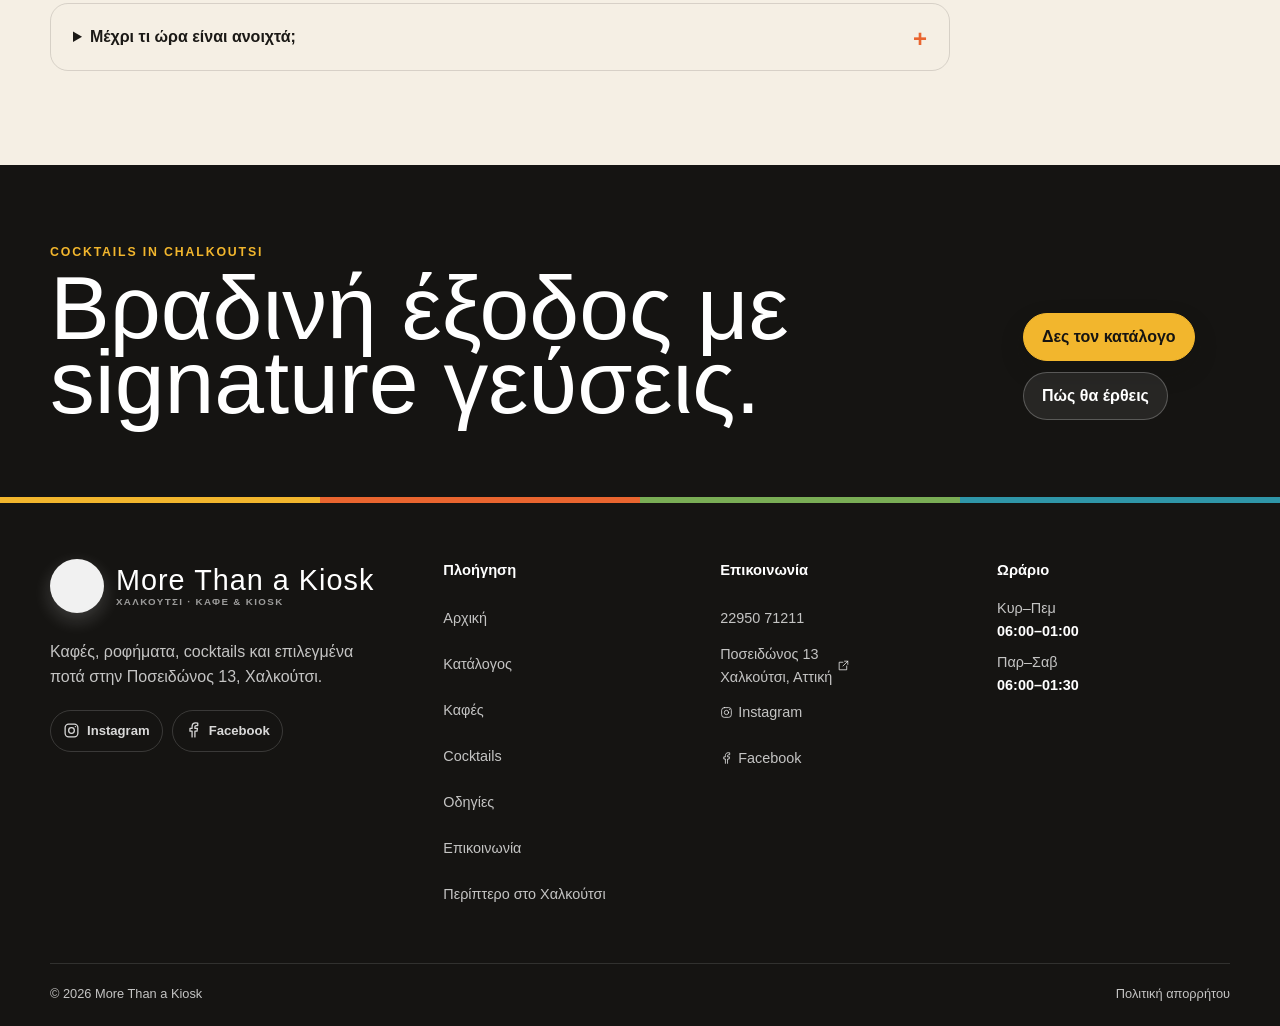
<file: cocktails-chalkoutsi.html>
<!DOCTYPE html>
<html class="no-js" data-environment="production" lang="el">
 <head>
  <meta charset="utf-8"/>
  <meta content="width=device-width, initial-scale=1, viewport-fit=cover" name="viewport"/>
  <meta content="#151412" name="theme-color"/>
  <meta content="strict-origin-when-cross-origin" name="referrer"/>
  <script src="js/boot.js">
  </script>
  <link href="assets/icons/favicon.png" rel="icon" sizes="96x96" type="image/png"/>
  
  
  
  <link href="css/styles.css" rel="stylesheet"/>
  <link href="css/responsive.css" rel="stylesheet"/>
  <title>
   Cocktails στο Χαλκούτσι | Classic, Signature &amp; Mocktails
  </title>
  <meta content="Cocktails στο Χαλκούτσι: Mojito, Margarita, Aperol Spritz, Paloma, signature cocktails και mocktails στο More Than Coffee &amp; Cocktail." name="description"/>
  <meta content="index,follow,max-image-preview:large,max-snippet:-1,max-video-preview:-1" name="robots"/>
  <meta content="More Than a Kiosk" name="author"/>
  <meta content="GR-I" name="geo.region"/>
  <meta content="Χαλκούτσι" name="geo.placename"/>
  <meta content="38.3319277;23.7342694" name="geo.position"/>
  <meta content="38.3319277, 23.7342694" name="ICBM"/>
  <link href="https://alexzaxa.github.io/tester/cocktails-chalkoutsi.html" rel="canonical"/>
  <link href="https://alexzaxa.github.io/tester/cocktails-chalkoutsi.html" hreflang="el-GR" rel="alternate"/>
  <link href="https://alexzaxa.github.io/tester/cocktails-chalkoutsi.html" hreflang="x-default" rel="alternate"/>
  <meta content="website" property="og:type"/>
  <meta content="el_GR" property="og:locale"/>
  <meta content="More Than a Kiosk" property="og:site_name"/>
  <meta content="Cocktails στο Χαλκούτσι | Classic, Signature &amp; Mocktails" property="og:title"/>
  <meta content="Cocktails στο Χαλκούτσι: Mojito, Margarita, Aperol Spritz, Paloma, signature cocktails και mocktails στο More Than Coffee &amp; Cocktail." property="og:description"/>
  <meta content="https://alexzaxa.github.io/tester/cocktails-chalkoutsi.html" property="og:url"/>
  <meta content="https://alexzaxa.github.io/tester/assets/images/menu-stock/cocktails-menu.webp" property="og:image"/>
  <meta content="1200" property="og:image:width"/>
  <meta content="630" property="og:image:height"/>
  <meta content="Cocktails στο Χαλκούτσι" property="og:image:alt"/>
  <meta content="summary_large_image" name="twitter:card"/>
  <meta content="Cocktails στο Χαλκούτσι | Classic, Signature &amp; Mocktails" name="twitter:title"/>
  <meta content="Cocktails στο Χαλκούτσι: Mojito, Margarita, Aperol Spritz, Paloma, signature cocktails και mocktails στο More Than Coffee &amp; Cocktail." name="twitter:description"/>
  <meta content="https://alexzaxa.github.io/tester/assets/images/menu-stock/cocktails-menu.webp" name="twitter:image"/>
  <script type="application/ld+json">
   {"@context":"https://schema.org","@graph":[{"@type":["CafeOrCoffeeShop","ConvenienceStore"],"@id":"https://alexzaxa.github.io/tester/#business","name":"More Than a Kiosk","alternateName":["More Than Coffee","More Than a Kiosk, περίπτερο & καφέ"],"description":"Καφέ, cocktails, ποτά, αναψυκτικά, snacks και προϊόντα περιπτέρου στο Χαλκούτσι.","url":"https://alexzaxa.github.io/tester/","telephone":"+302295071211","logo":{"@type":"ImageObject","@id":"https://alexzaxa.github.io/tester/#logo","url":"https://alexzaxa.github.io/tester/assets/images/brand/more-than-kiosk-logo.png","contentUrl":"https://alexzaxa.github.io/tester/assets/images/brand/more-than-kiosk-logo.png","width":1000,"height":1000},"image":["https://alexzaxa.github.io/tester/assets/images/brand/social-preview.jpg","https://alexzaxa.github.io/tester/assets/images/licensed-stock/cafe-interior.jpg","https://alexzaxa.github.io/tester/assets/images/menu-stock/coffee-menu.webp","https://alexzaxa.github.io/tester/assets/images/menu-stock/cocktails-menu.webp"],"priceRange":"€–€€","currenciesAccepted":"EUR","address":{"@type":"PostalAddress","streetAddress":"Ποσειδώνος 13","addressLocality":"Χαλκούτσι","addressRegion":"Αττική","addressCountry":"GR"},"geo":{"@type":"GeoCoordinates","latitude":38.3319277,"longitude":23.7342694},"hasMap":"https://maps.app.goo.gl/wuxAspR66vvUeKUTA","hasMenu":"https://alexzaxa.github.io/tester/menu.html","servesCuisine":["Coffee","Cocktails","Mocktails","Snacks"],"areaServed":{"@type":"Place","name":"Χαλκούτσι, Ωρωπός, Αττική"},"sameAs":["https://maps.app.goo.gl/wuxAspR66vvUeKUTA","https://www.facebook.com/share/187zwPH4FL/?mibextid=wwXIfr","https://www.instagram.com/more_than_coffee_and_cocktail/"],"openingHoursSpecification":[{"@type":"OpeningHoursSpecification","dayOfWeek":["Monday","Tuesday","Wednesday","Thursday","Sunday"],"opens":"06:00","closes":"01:00"},{"@type":"OpeningHoursSpecification","dayOfWeek":["Friday","Saturday"],"opens":"06:00","closes":"01:30"}]},{"@type":"WebSite","@id":"https://alexzaxa.github.io/tester/#website","url":"https://alexzaxa.github.io/tester/","name":"More Than a Kiosk","alternateName":"More Than Coffee Χαλκούτσι","inLanguage":"el-GR","publisher":{"@id":"https://alexzaxa.github.io/tester/#business"}},{"@type":"BreadcrumbList","@id":"https://alexzaxa.github.io/tester/cocktails-chalkoutsi.html#breadcrumb","itemListElement":[{"@type":"ListItem","position":1,"name":"Αρχική","item":"https://alexzaxa.github.io/tester/"},{"@type":"ListItem","position":2,"name":"Cocktails στο Χαλκούτσι","item":"https://alexzaxa.github.io/tester/cocktails-chalkoutsi.html"}]},{"@type":"WebPage","@id":"https://alexzaxa.github.io/tester/cocktails-chalkoutsi.html#webpage","url":"https://alexzaxa.github.io/tester/cocktails-chalkoutsi.html","name":"Cocktails στο Χαλκούτσι | Classic, Signature & Mocktails","description":"Cocktails στο Χαλκούτσι: Mojito, Margarita, Aperol Spritz, Paloma, signature cocktails και mocktails στο More Than Coffee & Cocktail.","isPartOf":{"@id":"https://alexzaxa.github.io/tester/#website"},"about":{"@id":"https://alexzaxa.github.io/tester/#business"},"inLanguage":"el-GR","primaryImageOfPage":{"@type":"ImageObject","url":"https://alexzaxa.github.io/tester/assets/images/menu-stock/cocktails-menu.webp"},"breadcrumb":{"@id":"https://alexzaxa.github.io/tester/cocktails-chalkoutsi.html#breadcrumb"}},{"@type":"ItemList","@id":"https://alexzaxa.github.io/tester/cocktails-chalkoutsi.html#featured-items","name":"Δημοφιλείς επιλογές Cocktails στο Χαλκούτσι","itemListElement":[{"@type":"ListItem","position":1,"name":"Mojito","url":"https://alexzaxa.github.io/tester/menu.html#cocktails"},{"@type":"ListItem","position":2,"name":"Chalkoutsi Sunset","url":"https://alexzaxa.github.io/tester/menu.html#cocktails"},{"@type":"ListItem","position":3,"name":"Mastic Spritz","url":"https://alexzaxa.github.io/tester/menu.html#cocktails"},{"@type":"ListItem","position":4,"name":"Strawberry Fields","url":"https://alexzaxa.github.io/tester/menu.html#cocktails"}]}]}
  </script>
  <link href="site.webmanifest" rel="manifest"/>
  <link href="assets/icons/apple-touch-icon.png" rel="apple-touch-icon" sizes="180x180"/>
  
  <link href="assets/vendor/aos/aos.css" rel="stylesheet"/>
  <link href="css/coffee-motion.css" rel="stylesheet"/>
  <link href="https://www.instagram.com/more_than_coffee_and_cocktail/" rel="me"/>
  <link href="https://www.facebook.com/share/187zwPH4FL/?mibextid=wwXIfr" rel="me"/>
 </head>
 <body class="page-loading" data-page="cocktails">
<noscript><nav class="noscript-nav" aria-label="Βασική πλοήγηση"><a href="index.html">Αρχική</a><a href="menu.html">Κατάλογος</a><a href="directions.html">Οδηγίες</a><a href="contact.html">Επικοινωνία</a><a href="privacy.html">Απόρρητο</a></nav></noscript>
  <div aria-hidden="true" class="page-loader" data-page-loader="" role="presentation">
   <div class="page-loader-inner kiosk-loader-inner">
    <img alt="" class="loader-logo" height="1000" src="assets/images/brand/more-than-kiosk-logo.webp" width="1000"/>
    <span class="brand-wordmark">
     More Than a Kiosk
     <small>
      Χαλκούτσι · Καφέ &amp; Kiosk
     </small>
    </span>
    <span class="page-loader-label">
     Φόρτωση
    </span>
    <span class="page-loader-track">
     <span>
     </span>
    </span>
   </div>
  </div>
  <a class="skip-link" href="#mainContent">
   Μετάβαση στο περιεχόμενο
  </a>
  <div data-shared-banner="">
  </div>
  <div data-shared-header="">
  </div>
  <div data-shared-drawer="">
  </div>
  <main id="mainContent">
   <section class="menu-page-hero kiosk-page-hero local-seo-hero local-seo-hero--cocktails">
    <div class="container page-hero-grid">
     <div>
      <p class="eyebrow">
       Cocktails στο Χαλκούτσι
      </p>
      <h1 class="section-title">
       Classic και signature cocktails δίπλα στη θάλασσα.
      </h1>
      <p class="section-copy">
       Mojito, Margarita, Aperol Spritz, Paloma και signature δημιουργίες του More Than Coffee &amp; Cocktail στο Χαλκούτσι.
      </p>
      <div class="hero-inline-actions">
       <a class="primary-button" href="menu.html#cocktails">
        Δες cocktails &amp; τιμές
       </a>
       <a class="secondary-button" href="https://maps.app.goo.gl/wuxAspR66vvUeKUTA" rel="noopener noreferrer" target="_blank">
        Οδηγίες
       </a>
      </div>
     </div>
     <img alt="Cocktails στο More Than Coffee and Cocktail στο Χαλκούτσι" class="page-hero-image" height="1000" src="assets/images/menu-stock/cocktails-menu.webp" width="1600"/>
    </div>
   </section>
   <section class="section local-seo-content">
    <div class="container local-intro-grid">
     <div>
      <p class="eyebrow">
       More Than Coffee &amp; Cocktail
      </p>
      <h2 class="section-title">
       Cocktail bar στο Χαλκούτσι με classics, signatures και mocktails.
      </h2>
     </div>
     <div class="local-copy">
      <p>
       Από τα διαχρονικά Mojito και Margarita μέχρι τα signature Chalkoutsi Sunset, Mastic Spritz, Helen και Ooh Lucky Lucky, ο κατάλογος καλύπτει διαφορετικές γεύσεις και διαθέσεις.
      </p>
      <p>
       Υπάρχουν επίσης mocktails χωρίς αλκοόλ, μπύρες, κρασιά, spirits και αναψυκτικά. Το κατάστημα βρίσκεται στην Ποσειδώνος 13 στο Χαλκούτσι.
      </p>
     </div>
    </div>
   </section>
   <section class="section section-alt">
    <div class="container">
     <div class="section-head">
      <div>
       <p class="eyebrow">
        Cocktail menu
       </p>
       <h2 class="section-title">
        Classic, signature και alcohol-free.
       </h2>
       <p class="section-copy">
        Επιλεγμένες προτάσεις από τον επίσημο κατάλογο.
       </p>
      </div>
      <a class="secondary-button" href="menu.html#cocktails">
       Πλήρης κατάλογος
      </a>
     </div>
     <div class="seo-menu-grid">
      <article class="seo-menu-card">
       <h3>
        Classic cocktails
       </h3>
       <ul class="menu-price-list">
        <li>
         <strong>
          Mojito
         </strong>
         <span>
          8,00€
         </span>
        </li>
        <li>
         <strong>
          Margarita
         </strong>
         <span>
          8,00€
         </span>
        </li>
        <li>
         <strong>
          Aperol Spritz
         </strong>
         <span>
          8,00€
         </span>
        </li>
        <li>
         <strong>
          Paloma
         </strong>
         <span>
          8,00€
         </span>
        </li>
       </ul>
      </article>
      <article class="seo-menu-card">
       <h3>
        Signature cocktails
       </h3>
       <ul class="menu-price-list">
        <li>
         <strong>
          Chalkoutsi Sunset
         </strong>
         <span>
          10,00€
         </span>
        </li>
        <li>
         <strong>
          Mastic Spritz
         </strong>
         <span>
          9,00€
         </span>
        </li>
        <li>
         <strong>
          Helen
         </strong>
         <span>
          9,00€
         </span>
        </li>
        <li>
         <strong>
          Ooh Lucky Lucky
         </strong>
         <span>
          9,00€
         </span>
        </li>
       </ul>
      </article>
      <article class="seo-menu-card">
       <h3>
        Mocktails
       </h3>
       <ul class="menu-price-list">
        <li>
         <strong>
          Strawberry Fields
         </strong>
         <span>
          5,00€
         </span>
        </li>
        <li>
         <strong>
          Passionate
         </strong>
         <span>
          5,00€
         </span>
        </li>
       </ul>
       <p class="seo-menu-note">
        Δροσερές επιλογές χωρίς αλκοόλ.
       </p>
      </article>
     </div>
    </div>
   </section>
   <section class="section">
    <div class="container cocktail-signature-grid">
     <article>
      <span>
       Signature
      </span>
      <h2>
       Chalkoutsi Sunset
      </h2>
      <p>
       Gin, μαστίχα, πουρές μανταρίνι, βανίλια, lime και πιπέρι.
      </p>
     </article>
     <article>
      <span>
       Signature
      </span>
      <h2>
       Mastic Spritz
      </h2>
      <p>
       Μαστίχα, Aperol, μοσχολέμονο και Schweppes Pink Grapefruit.
      </p>
     </article>
     <article>
      <span>
       Signature
      </span>
      <h2>
       Helen
      </h2>
      <p>
       Gin, πουρές μανταρίνι, σιρόπι ζάχαρης, lime και αγγούρι.
      </p>
     </article>
     <article>
      <span>
       Signature
      </span>
      <h2>
       Ooh Lucky Lucky
      </h2>
      <p>
       Vodka, gin, lime, orange liqueur και πουρές passion fruit.
      </p>
     </article>
    </div>
   </section>
   <section class="section section-alt local-faq">
    <div class="container">
     <div class="section-head">
      <div>
       <p class="eyebrow">
        Χρήσιμες πληροφορίες
       </p>
       <h2 class="section-title">
        Cocktails στο Χαλκούτσι — συχνές ερωτήσεις.
       </h2>
      </div>
     </div>
     <div class="faq-list">
      <details>
       <summary>
        Πού θα βρω cocktails στο Χαλκούτσι;
       </summary>
       <p>
        Στο More Than Coffee &amp; Cocktail, Ποσειδώνος 13, Χαλκούτσι.
       </p>
      </details>
      <details>
       <summary>
        Υπάρχουν signature cocktails;
       </summary>
       <p>
        Ναι. Ο κατάλογος περιλαμβάνει Chalkoutsi Sunset, Mastic Spritz, Helen και Ooh Lucky Lucky.
       </p>
      </details>
      <details>
       <summary>
        Υπάρχουν cocktails χωρίς αλκοόλ;
       </summary>
       <p>
        Ναι. Τα mocktails Strawberry Fields και Passionate κοστίζουν 5,00€.
       </p>
      </details>
      <details>
       <summary>
        Μέχρι τι ώρα είναι ανοιχτά;
       </summary>
       <p>
        Κυριακή έως Πέμπτη μέχρι 01:00 και Παρασκευή–Σάββατο μέχρι 01:30.
       </p>
      </details>
     </div>
    </div>
   </section>
   <section class="kiosk-cta">
    <div class="container kiosk-cta-inner">
     <div>
      <p class="eyebrow">
       Cocktails in Chalkoutsi
      </p>
      <h2>
       Βραδινή έξοδος με signature γεύσεις.
      </h2>
     </div>
     <div class="hero-actions">
      <a class="primary-button" href="menu.html#cocktails">
       Δες τον κατάλογο
      </a>
      <a class="secondary-button" href="directions.html">
       Πώς θα έρθεις
      </a>
     </div>
    </div>
   </section>
  </main>
  <div data-shared-footer="">
  </div>
  <div data-shared-bottom-nav="">
  </div>
  <script src="js/icons.js">
  </script>
  <script src="js/layout.js">
  </script>
  <script src="js/app.js">
  </script>
  <script src="assets/vendor/aos/aos.js">
  </script>
  <script src="assets/vendor/anime/anime.min.js">
  </script>
  <script src="js/coffee-motion.js">
  </script>
 </body>
</html>
</file>
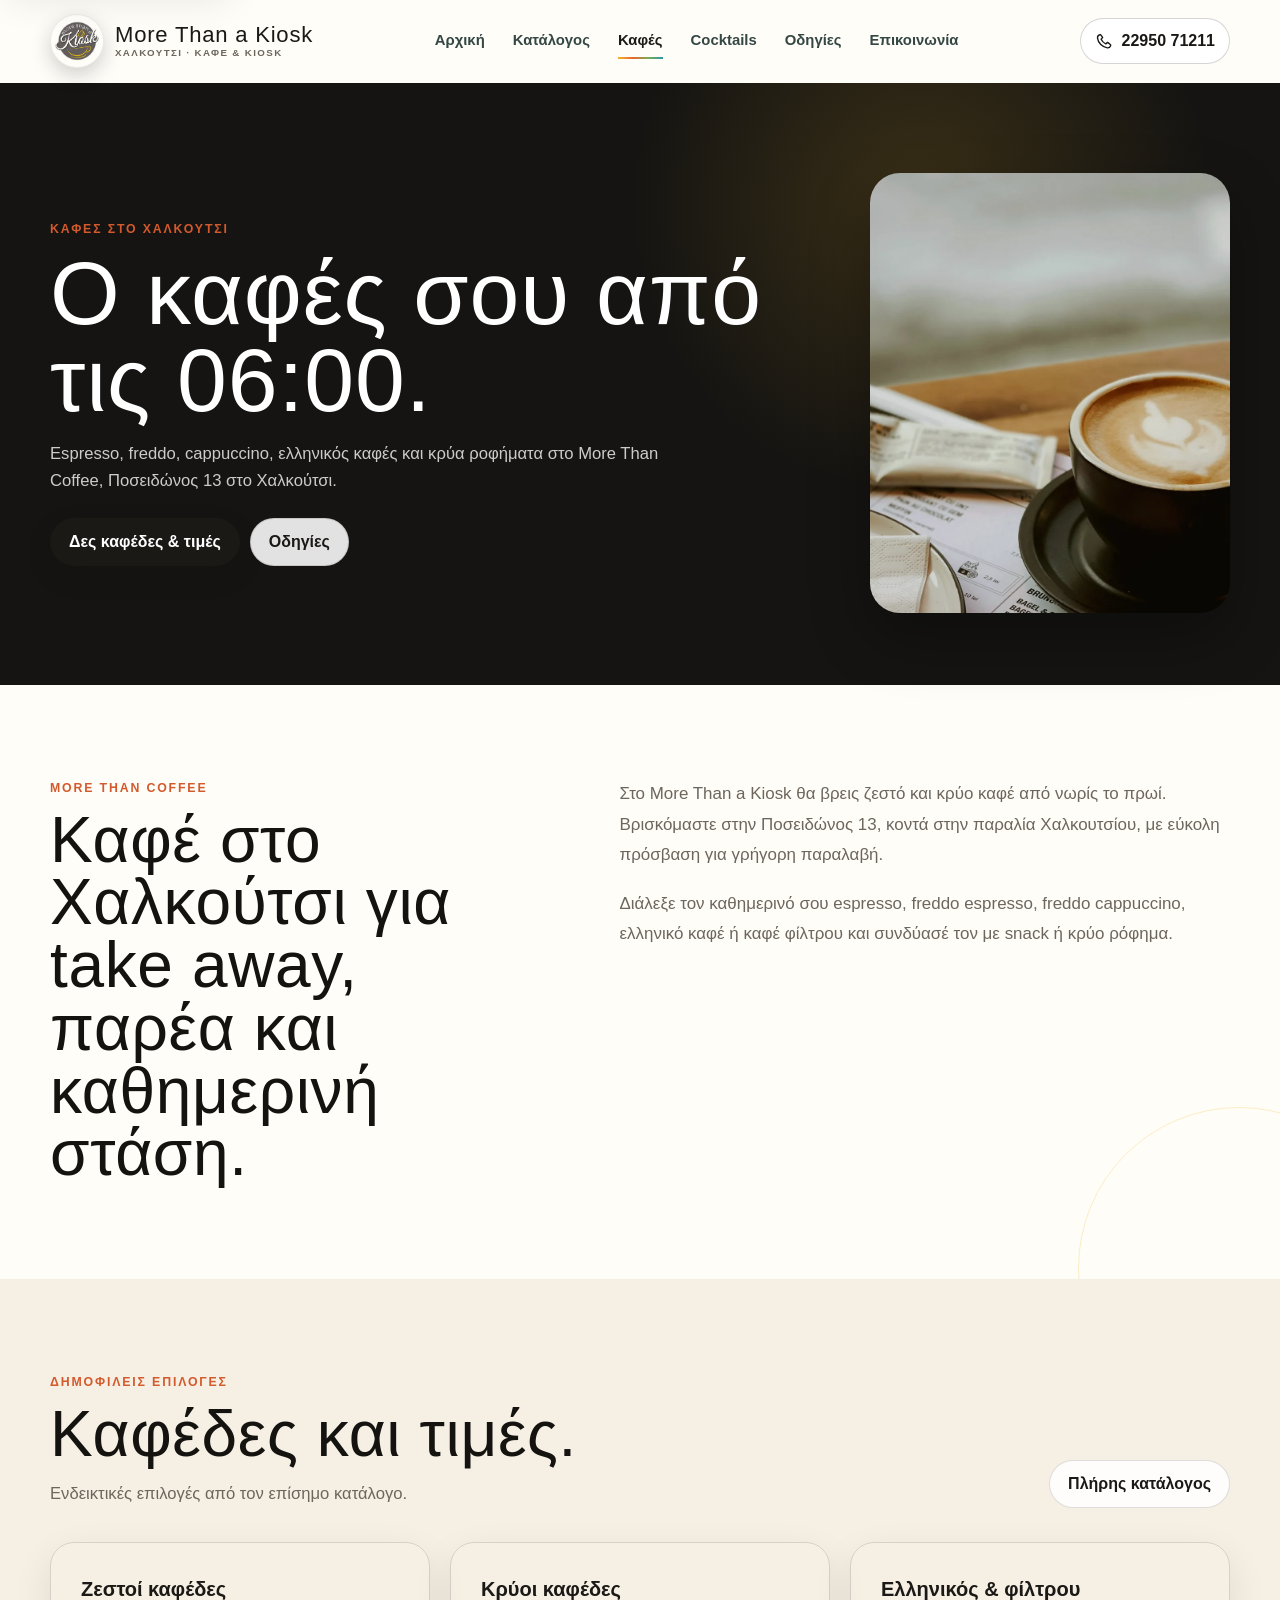
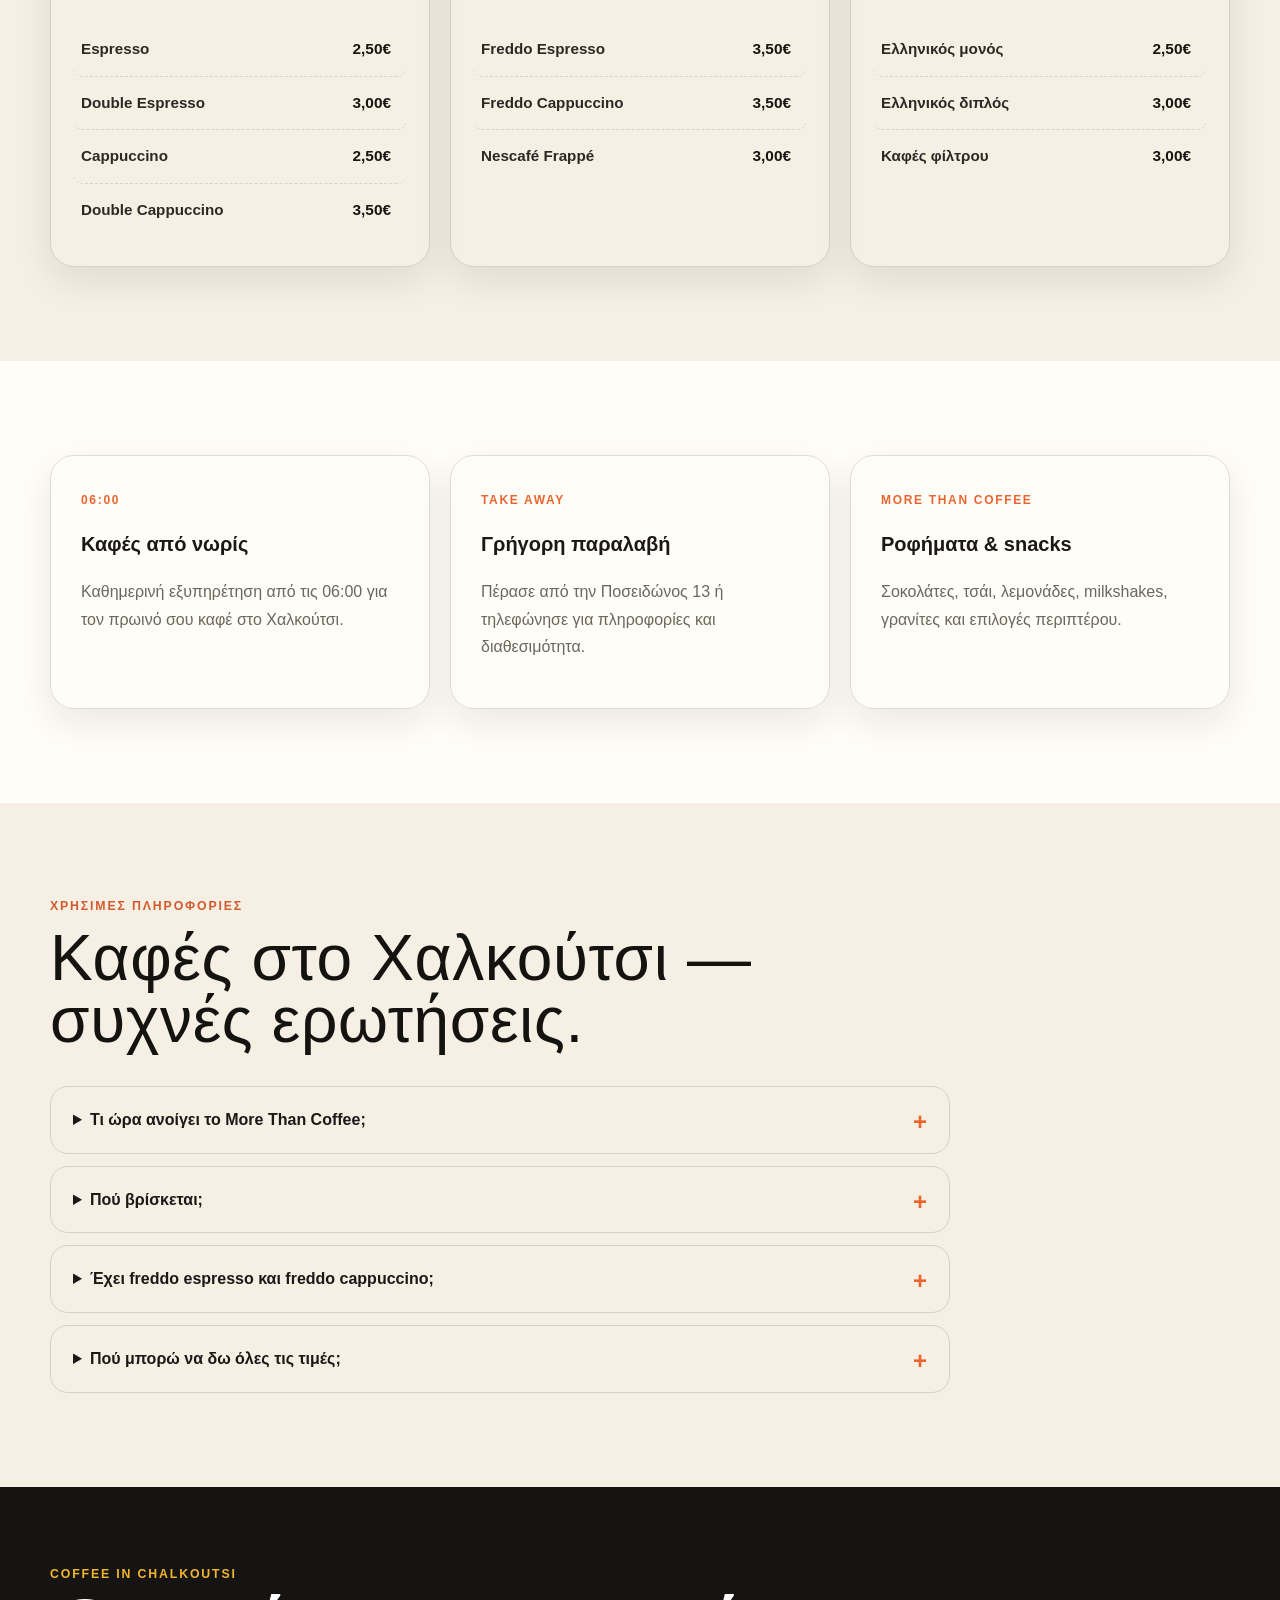
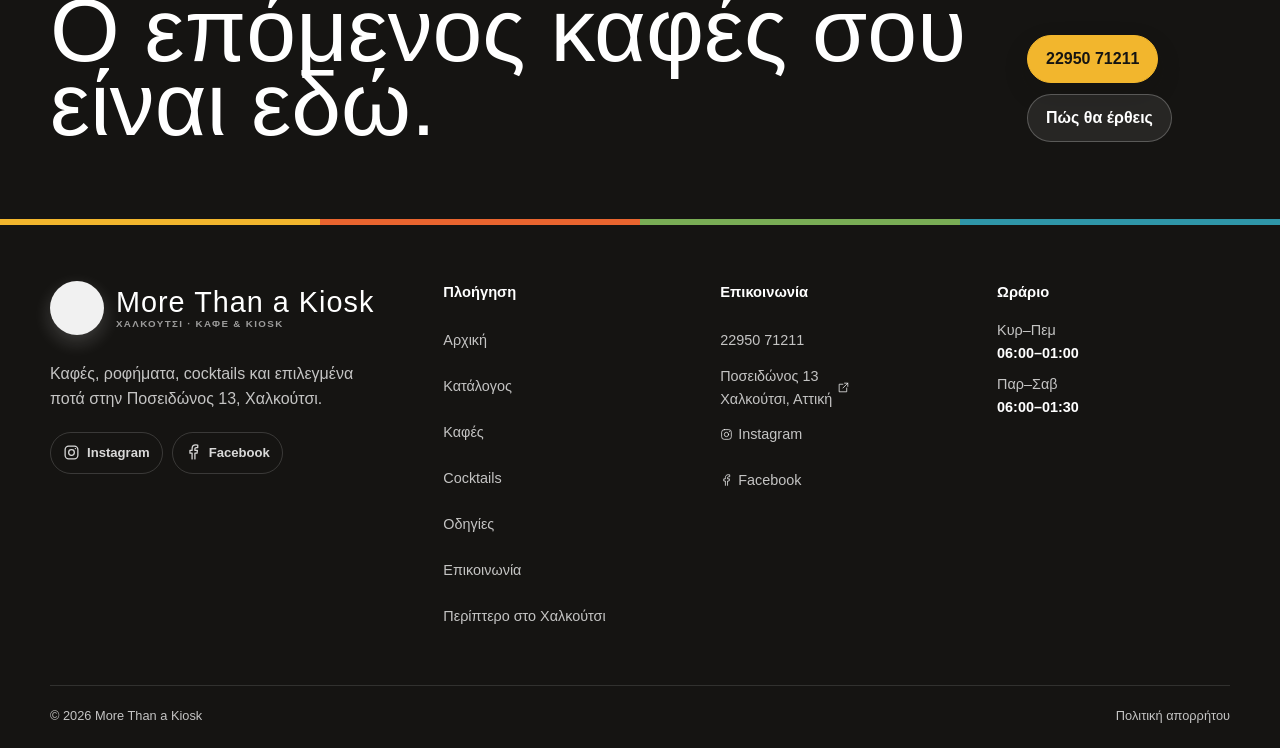
<file: coffee-chalkoutsi.html>
<!DOCTYPE html>
<html class="no-js" data-environment="production" lang="el">
 <head>
  <meta charset="utf-8"/>
  <meta content="width=device-width, initial-scale=1, viewport-fit=cover" name="viewport"/>
  <meta content="#151412" name="theme-color"/>
  <meta content="strict-origin-when-cross-origin" name="referrer"/>
  <script src="js/boot.js">
  </script>
  <link href="assets/icons/favicon.png" rel="icon" sizes="96x96" type="image/png"/>
  
  
  
  <link href="css/styles.css" rel="stylesheet"/>
  <link href="css/responsive.css" rel="stylesheet"/>
  <title>
   Καφές στο Χαλκούτσι | Espresso, Freddo &amp; Cappuccino
  </title>
  <meta content="Καφές στο Χαλκούτσι από τις 06:00. Espresso, freddo espresso, freddo cappuccino, ελληνικός καφές και ροφήματα στο More Than Coffee, Ποσειδώνος 13." name="description"/>
  <meta content="index,follow,max-image-preview:large,max-snippet:-1,max-video-preview:-1" name="robots"/>
  <meta content="More Than a Kiosk" name="author"/>
  <meta content="GR-I" name="geo.region"/>
  <meta content="Χαλκούτσι" name="geo.placename"/>
  <meta content="38.3319277;23.7342694" name="geo.position"/>
  <meta content="38.3319277, 23.7342694" name="ICBM"/>
  <link href="https://alexzaxa.github.io/tester/coffee-chalkoutsi.html" rel="canonical"/>
  <link href="https://alexzaxa.github.io/tester/coffee-chalkoutsi.html" hreflang="el-GR" rel="alternate"/>
  <link href="https://alexzaxa.github.io/tester/coffee-chalkoutsi.html" hreflang="x-default" rel="alternate"/>
  <meta content="website" property="og:type"/>
  <meta content="el_GR" property="og:locale"/>
  <meta content="More Than a Kiosk" property="og:site_name"/>
  <meta content="Καφές στο Χαλκούτσι | Espresso, Freddo &amp; Cappuccino" property="og:title"/>
  <meta content="Καφές στο Χαλκούτσι από τις 06:00. Espresso, freddo espresso, freddo cappuccino, ελληνικός καφές και ροφήματα στο More Than Coffee, Ποσειδώνος 13." property="og:description"/>
  <meta content="https://alexzaxa.github.io/tester/coffee-chalkoutsi.html" property="og:url"/>
  <meta content="https://alexzaxa.github.io/tester/assets/images/menu-stock/coffee-menu.webp" property="og:image"/>
  <meta content="1200" property="og:image:width"/>
  <meta content="630" property="og:image:height"/>
  <meta content="Καφές στο Χαλκούτσι" property="og:image:alt"/>
  <meta content="summary_large_image" name="twitter:card"/>
  <meta content="Καφές στο Χαλκούτσι | Espresso, Freddo &amp; Cappuccino" name="twitter:title"/>
  <meta content="Καφές στο Χαλκούτσι από τις 06:00. Espresso, freddo espresso, freddo cappuccino, ελληνικός καφές και ροφήματα στο More Than Coffee, Ποσειδώνος 13." name="twitter:description"/>
  <meta content="https://alexzaxa.github.io/tester/assets/images/menu-stock/coffee-menu.webp" name="twitter:image"/>
  <script type="application/ld+json">
   {"@context":"https://schema.org","@graph":[{"@type":["CafeOrCoffeeShop","ConvenienceStore"],"@id":"https://alexzaxa.github.io/tester/#business","name":"More Than a Kiosk","alternateName":["More Than Coffee","More Than a Kiosk, περίπτερο & καφέ"],"description":"Καφέ, cocktails, ποτά, αναψυκτικά, snacks και προϊόντα περιπτέρου στο Χαλκούτσι.","url":"https://alexzaxa.github.io/tester/","telephone":"+302295071211","logo":{"@type":"ImageObject","@id":"https://alexzaxa.github.io/tester/#logo","url":"https://alexzaxa.github.io/tester/assets/images/brand/more-than-kiosk-logo.png","contentUrl":"https://alexzaxa.github.io/tester/assets/images/brand/more-than-kiosk-logo.png","width":1000,"height":1000},"image":["https://alexzaxa.github.io/tester/assets/images/brand/social-preview.jpg","https://alexzaxa.github.io/tester/assets/images/licensed-stock/cafe-interior.jpg","https://alexzaxa.github.io/tester/assets/images/menu-stock/coffee-menu.webp","https://alexzaxa.github.io/tester/assets/images/menu-stock/cocktails-menu.webp"],"priceRange":"€–€€","currenciesAccepted":"EUR","address":{"@type":"PostalAddress","streetAddress":"Ποσειδώνος 13","addressLocality":"Χαλκούτσι","addressRegion":"Αττική","addressCountry":"GR"},"geo":{"@type":"GeoCoordinates","latitude":38.3319277,"longitude":23.7342694},"hasMap":"https://maps.app.goo.gl/wuxAspR66vvUeKUTA","hasMenu":"https://alexzaxa.github.io/tester/menu.html","servesCuisine":["Coffee","Cocktails","Mocktails","Snacks"],"areaServed":{"@type":"Place","name":"Χαλκούτσι, Ωρωπός, Αττική"},"sameAs":["https://maps.app.goo.gl/wuxAspR66vvUeKUTA","https://www.facebook.com/share/187zwPH4FL/?mibextid=wwXIfr","https://www.instagram.com/more_than_coffee_and_cocktail/"],"openingHoursSpecification":[{"@type":"OpeningHoursSpecification","dayOfWeek":["Monday","Tuesday","Wednesday","Thursday","Sunday"],"opens":"06:00","closes":"01:00"},{"@type":"OpeningHoursSpecification","dayOfWeek":["Friday","Saturday"],"opens":"06:00","closes":"01:30"}]},{"@type":"WebSite","@id":"https://alexzaxa.github.io/tester/#website","url":"https://alexzaxa.github.io/tester/","name":"More Than a Kiosk","alternateName":"More Than Coffee Χαλκούτσι","inLanguage":"el-GR","publisher":{"@id":"https://alexzaxa.github.io/tester/#business"}},{"@type":"BreadcrumbList","@id":"https://alexzaxa.github.io/tester/coffee-chalkoutsi.html#breadcrumb","itemListElement":[{"@type":"ListItem","position":1,"name":"Αρχική","item":"https://alexzaxa.github.io/tester/"},{"@type":"ListItem","position":2,"name":"Καφές στο Χαλκούτσι","item":"https://alexzaxa.github.io/tester/coffee-chalkoutsi.html"}]},{"@type":"WebPage","@id":"https://alexzaxa.github.io/tester/coffee-chalkoutsi.html#webpage","url":"https://alexzaxa.github.io/tester/coffee-chalkoutsi.html","name":"Καφές στο Χαλκούτσι | Espresso, Freddo & Cappuccino","description":"Καφές στο Χαλκούτσι από τις 06:00. Espresso, freddo espresso, freddo cappuccino, ελληνικός καφές και ροφήματα στο More Than Coffee, Ποσειδώνος 13.","isPartOf":{"@id":"https://alexzaxa.github.io/tester/#website"},"about":{"@id":"https://alexzaxa.github.io/tester/#business"},"inLanguage":"el-GR","primaryImageOfPage":{"@type":"ImageObject","url":"https://alexzaxa.github.io/tester/assets/images/menu-stock/coffee-menu.webp"},"breadcrumb":{"@id":"https://alexzaxa.github.io/tester/coffee-chalkoutsi.html#breadcrumb"}},{"@type":"ItemList","@id":"https://alexzaxa.github.io/tester/coffee-chalkoutsi.html#featured-items","name":"Δημοφιλείς επιλογές Καφές στο Χαλκούτσι","itemListElement":[{"@type":"ListItem","position":1,"name":"Espresso","url":"https://alexzaxa.github.io/tester/menu.html#coffee"},{"@type":"ListItem","position":2,"name":"Freddo Espresso","url":"https://alexzaxa.github.io/tester/menu.html#coffee"},{"@type":"ListItem","position":3,"name":"Freddo Cappuccino","url":"https://alexzaxa.github.io/tester/menu.html#coffee"},{"@type":"ListItem","position":4,"name":"Cappuccino","url":"https://alexzaxa.github.io/tester/menu.html#coffee"}]}]}
  </script>
  <link href="site.webmanifest" rel="manifest"/>
  <link href="assets/icons/apple-touch-icon.png" rel="apple-touch-icon" sizes="180x180"/>
  
  <link href="assets/vendor/aos/aos.css" rel="stylesheet"/>
  <link href="css/coffee-motion.css" rel="stylesheet"/>
  <link href="https://www.instagram.com/more_than_coffee_and_cocktail/" rel="me"/>
  <link href="https://www.facebook.com/share/187zwPH4FL/?mibextid=wwXIfr" rel="me"/>
 </head>
 <body class="page-loading" data-page="coffee">
<noscript><nav class="noscript-nav" aria-label="Βασική πλοήγηση"><a href="index.html">Αρχική</a><a href="menu.html">Κατάλογος</a><a href="directions.html">Οδηγίες</a><a href="contact.html">Επικοινωνία</a><a href="privacy.html">Απόρρητο</a></nav></noscript>
  <div aria-hidden="true" class="page-loader" data-page-loader="" role="presentation">
   <div class="page-loader-inner kiosk-loader-inner">
    <img alt="" class="loader-logo" height="1000" src="assets/images/brand/more-than-kiosk-logo.webp" width="1000"/>
    <span class="brand-wordmark">
     More Than a Kiosk
     <small>
      Χαλκούτσι · Καφέ &amp; Kiosk
     </small>
    </span>
    <span class="page-loader-label">
     Φόρτωση
    </span>
    <span class="page-loader-track">
     <span>
     </span>
    </span>
   </div>
  </div>
  <a class="skip-link" href="#mainContent">
   Μετάβαση στο περιεχόμενο
  </a>
  <div data-shared-banner="">
  </div>
  <div data-shared-header="">
  </div>
  <div data-shared-drawer="">
  </div>
  <main id="mainContent">
   <section class="menu-page-hero kiosk-page-hero local-seo-hero">
    <div class="container page-hero-grid">
     <div>
      <p class="eyebrow">
       Καφές στο Χαλκούτσι
      </p>
      <h1 class="section-title">
       Ο καφές σου από τις 06:00.
      </h1>
      <p class="section-copy">
       Espresso, freddo, cappuccino, ελληνικός καφές και κρύα ροφήματα στο More Than Coffee, Ποσειδώνος 13 στο Χαλκούτσι.
      </p>
      <div class="hero-inline-actions">
       <a class="primary-button" href="menu.html#coffee">
        Δες καφέδες &amp; τιμές
       </a>
       <a class="secondary-button" href="https://maps.app.goo.gl/wuxAspR66vvUeKUTA" rel="noopener noreferrer" target="_blank">
        Οδηγίες
       </a>
      </div>
     </div>
     <img alt="Espresso και καφές στο More Than Coffee στο Χαλκούτσι" class="page-hero-image" height="1100" src="assets/images/menu-stock/coffee-menu.webp" width="1600"/>
    </div>
   </section>
   <section class="section local-seo-content">
    <div class="container local-intro-grid">
     <div>
      <p class="eyebrow">
       More Than Coffee
      </p>
      <h2 class="section-title">
       Καφέ στο Χαλκούτσι για take away, παρέα και καθημερινή στάση.
      </h2>
     </div>
     <div class="local-copy">
      <p>
       Στο More Than a Kiosk θα βρεις ζεστό και κρύο καφέ από νωρίς το πρωί. Βρισκόμαστε στην Ποσειδώνος 13, κοντά στην παραλία Χαλκουτσίου, με εύκολη πρόσβαση για γρήγορη παραλαβή.
      </p>
      <p>
       Διάλεξε τον καθημερινό σου espresso, freddo espresso, freddo cappuccino, ελληνικό καφέ ή καφέ φίλτρου και συνδύασέ τον με snack ή κρύο ρόφημα.
      </p>
     </div>
    </div>
   </section>
   <section class="section section-alt">
    <div class="container">
     <div class="section-head">
      <div>
       <p class="eyebrow">
        Δημοφιλείς επιλογές
       </p>
       <h2 class="section-title">
        Καφέδες και τιμές.
       </h2>
       <p class="section-copy">
        Ενδεικτικές επιλογές από τον επίσημο κατάλογο.
       </p>
      </div>
      <a class="secondary-button" href="menu.html#coffee">
       Πλήρης κατάλογος
      </a>
     </div>
     <div class="seo-menu-grid">
      <article class="seo-menu-card">
       <h3>
        Ζεστοί καφέδες
       </h3>
       <ul class="menu-price-list">
        <li>
         <strong>
          Espresso
         </strong>
         <span>
          2,50€
         </span>
        </li>
        <li>
         <strong>
          Double Espresso
         </strong>
         <span>
          3,00€
         </span>
        </li>
        <li>
         <strong>
          Cappuccino
         </strong>
         <span>
          2,50€
         </span>
        </li>
        <li>
         <strong>
          Double Cappuccino
         </strong>
         <span>
          3,50€
         </span>
        </li>
       </ul>
      </article>
      <article class="seo-menu-card">
       <h3>
        Κρύοι καφέδες
       </h3>
       <ul class="menu-price-list">
        <li>
         <strong>
          Freddo Espresso
         </strong>
         <span>
          3,50€
         </span>
        </li>
        <li>
         <strong>
          Freddo Cappuccino
         </strong>
         <span>
          3,50€
         </span>
        </li>
        <li>
         <strong>
          Nescafé Frappé
         </strong>
         <span>
          3,00€
         </span>
        </li>
       </ul>
      </article>
      <article class="seo-menu-card">
       <h3>
        Ελληνικός &amp; φίλτρου
       </h3>
       <ul class="menu-price-list">
        <li>
         <strong>
          Ελληνικός μονός
         </strong>
         <span>
          2,50€
         </span>
        </li>
        <li>
         <strong>
          Ελληνικός διπλός
         </strong>
         <span>
          3,00€
         </span>
        </li>
        <li>
         <strong>
          Καφές φίλτρου
         </strong>
         <span>
          3,00€
         </span>
        </li>
       </ul>
      </article>
     </div>
    </div>
   </section>
   <section class="section">
    <div class="container local-feature-grid">
     <article class="local-feature">
      <span>
       06:00
      </span>
      <h2>
       Καφές από νωρίς
      </h2>
      <p>
       Καθημερινή εξυπηρέτηση από τις 06:00 για τον πρωινό σου καφέ στο Χαλκούτσι.
      </p>
     </article>
     <article class="local-feature">
      <span>
       Take away
      </span>
      <h2>
       Γρήγορη παραλαβή
      </h2>
      <p>
       Πέρασε από την Ποσειδώνος 13 ή τηλεφώνησε για πληροφορίες και διαθεσιμότητα.
      </p>
     </article>
     <article class="local-feature">
      <span>
       More than coffee
      </span>
      <h2>
       Ροφήματα &amp; snacks
      </h2>
      <p>
       Σοκολάτες, τσάι, λεμονάδες, milkshakes, γρανίτες και επιλογές περιπτέρου.
      </p>
     </article>
    </div>
   </section>
   <section class="section section-alt local-faq">
    <div class="container">
     <div class="section-head">
      <div>
       <p class="eyebrow">
        Χρήσιμες πληροφορίες
       </p>
       <h2 class="section-title">
        Καφές στο Χαλκούτσι — συχνές ερωτήσεις.
       </h2>
      </div>
     </div>
     <div class="faq-list">
      <details>
       <summary>
        Τι ώρα ανοίγει το More Than Coffee;
       </summary>
       <p>
        Το κατάστημα ανοίγει καθημερινά στις 06:00.
       </p>
      </details>
      <details>
       <summary>
        Πού βρίσκεται;
       </summary>
       <p>
        Στην Ποσειδώνος 13, Χαλκούτσι, Αττική.
       </p>
      </details>
      <details>
       <summary>
        Έχει freddo espresso και freddo cappuccino;
       </summary>
       <p>
        Ναι. Και οι δύο επιλογές υπάρχουν στον επίσημο κατάλογο με τιμή 3,50€.
       </p>
      </details>
      <details>
       <summary>
        Πού μπορώ να δω όλες τις τιμές;
       </summary>
       <p>
        Στον
        <a href="menu.html#coffee">
         επίσημο online κατάλογο
        </a>
        του καταστήματος.
       </p>
      </details>
     </div>
    </div>
   </section>
   <section class="kiosk-cta">
    <div class="container kiosk-cta-inner">
     <div>
      <p class="eyebrow">
       Coffee in Chalkoutsi
      </p>
      <h2>
       Ο επόμενος καφές σου είναι εδώ.
      </h2>
     </div>
     <div class="hero-actions">
      <a class="primary-button" href="tel:+302295071211">
       22950 71211
      </a>
      <a class="secondary-button" href="directions.html">
       Πώς θα έρθεις
      </a>
     </div>
    </div>
   </section>
  </main>
  <div data-shared-footer="">
  </div>
  <div data-shared-bottom-nav="">
  </div>
  <script src="js/icons.js">
  </script>
  <script src="js/layout.js">
  </script>
  <script src="js/app.js">
  </script>
  <script src="assets/vendor/aos/aos.js">
  </script>
  <script src="assets/vendor/anime/anime.min.js">
  </script>
  <script src="js/coffee-motion.js">
  </script>
 </body>
</html>
</file>
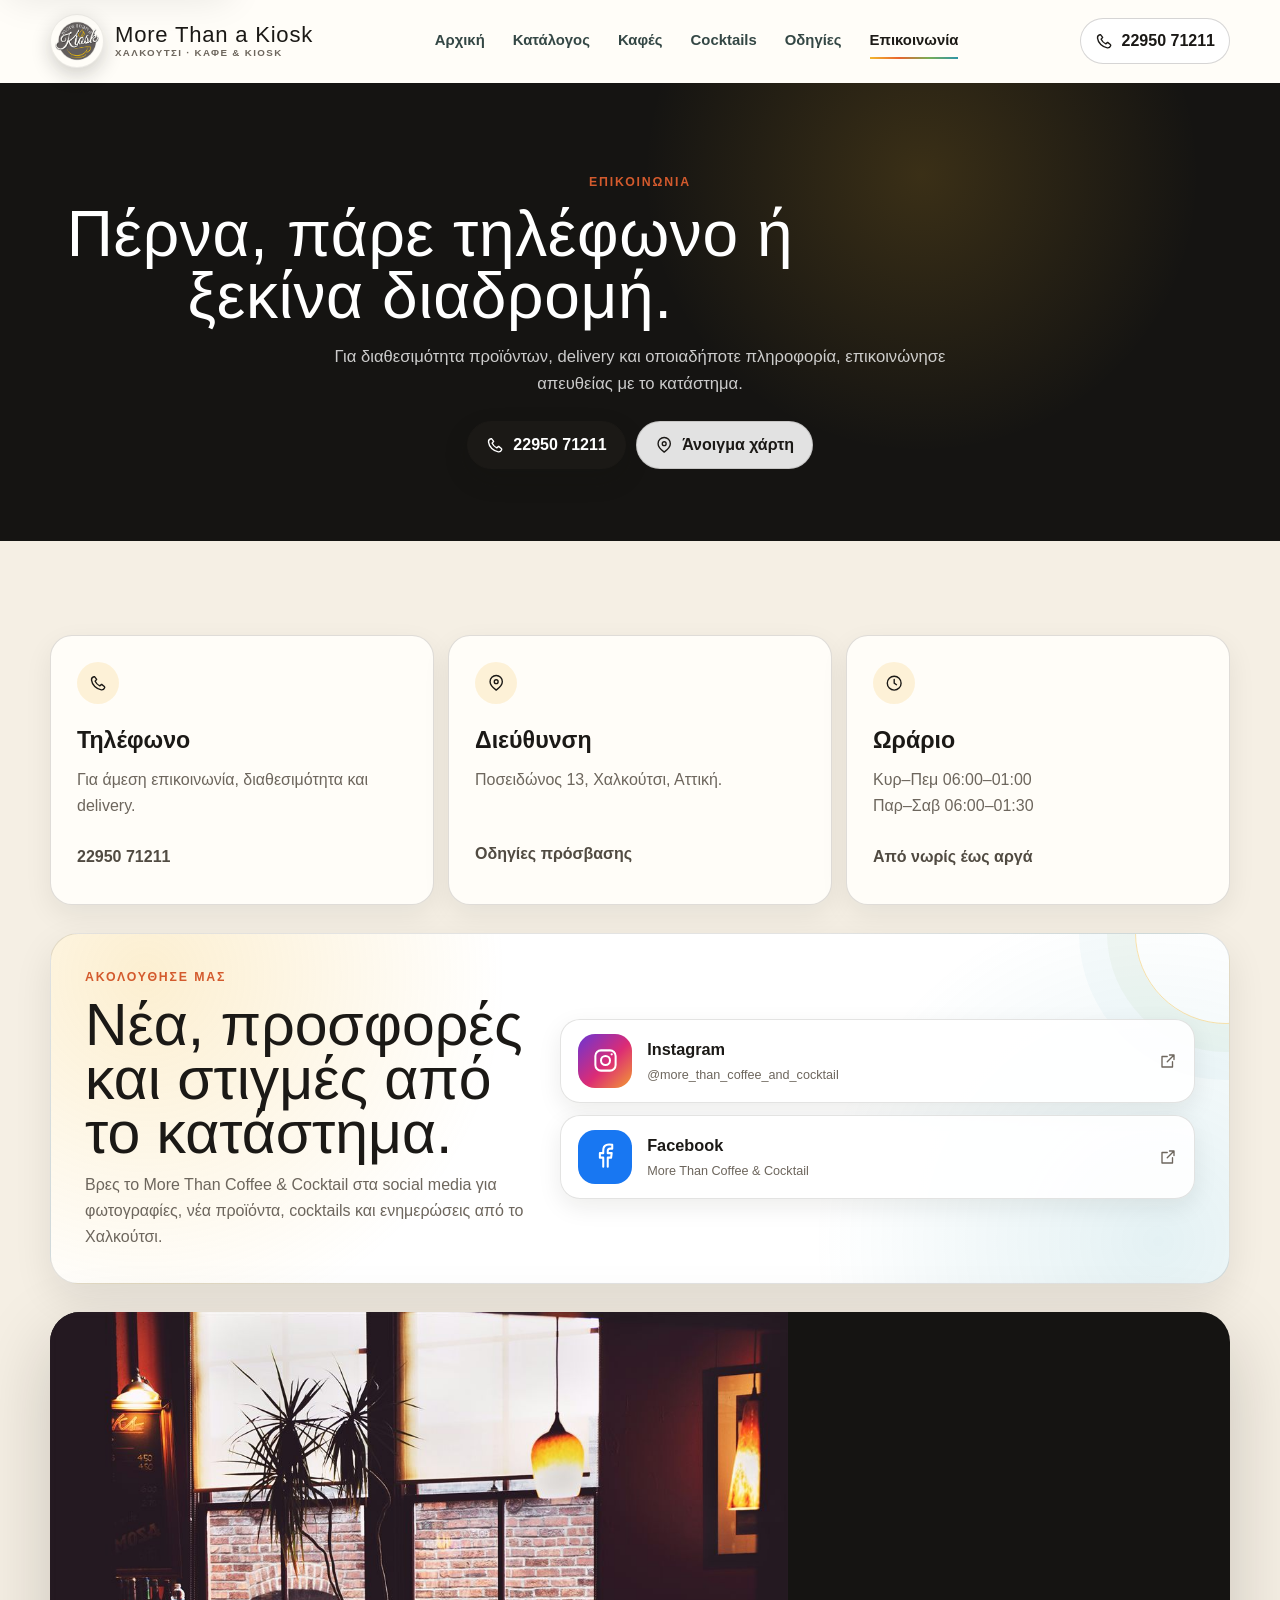
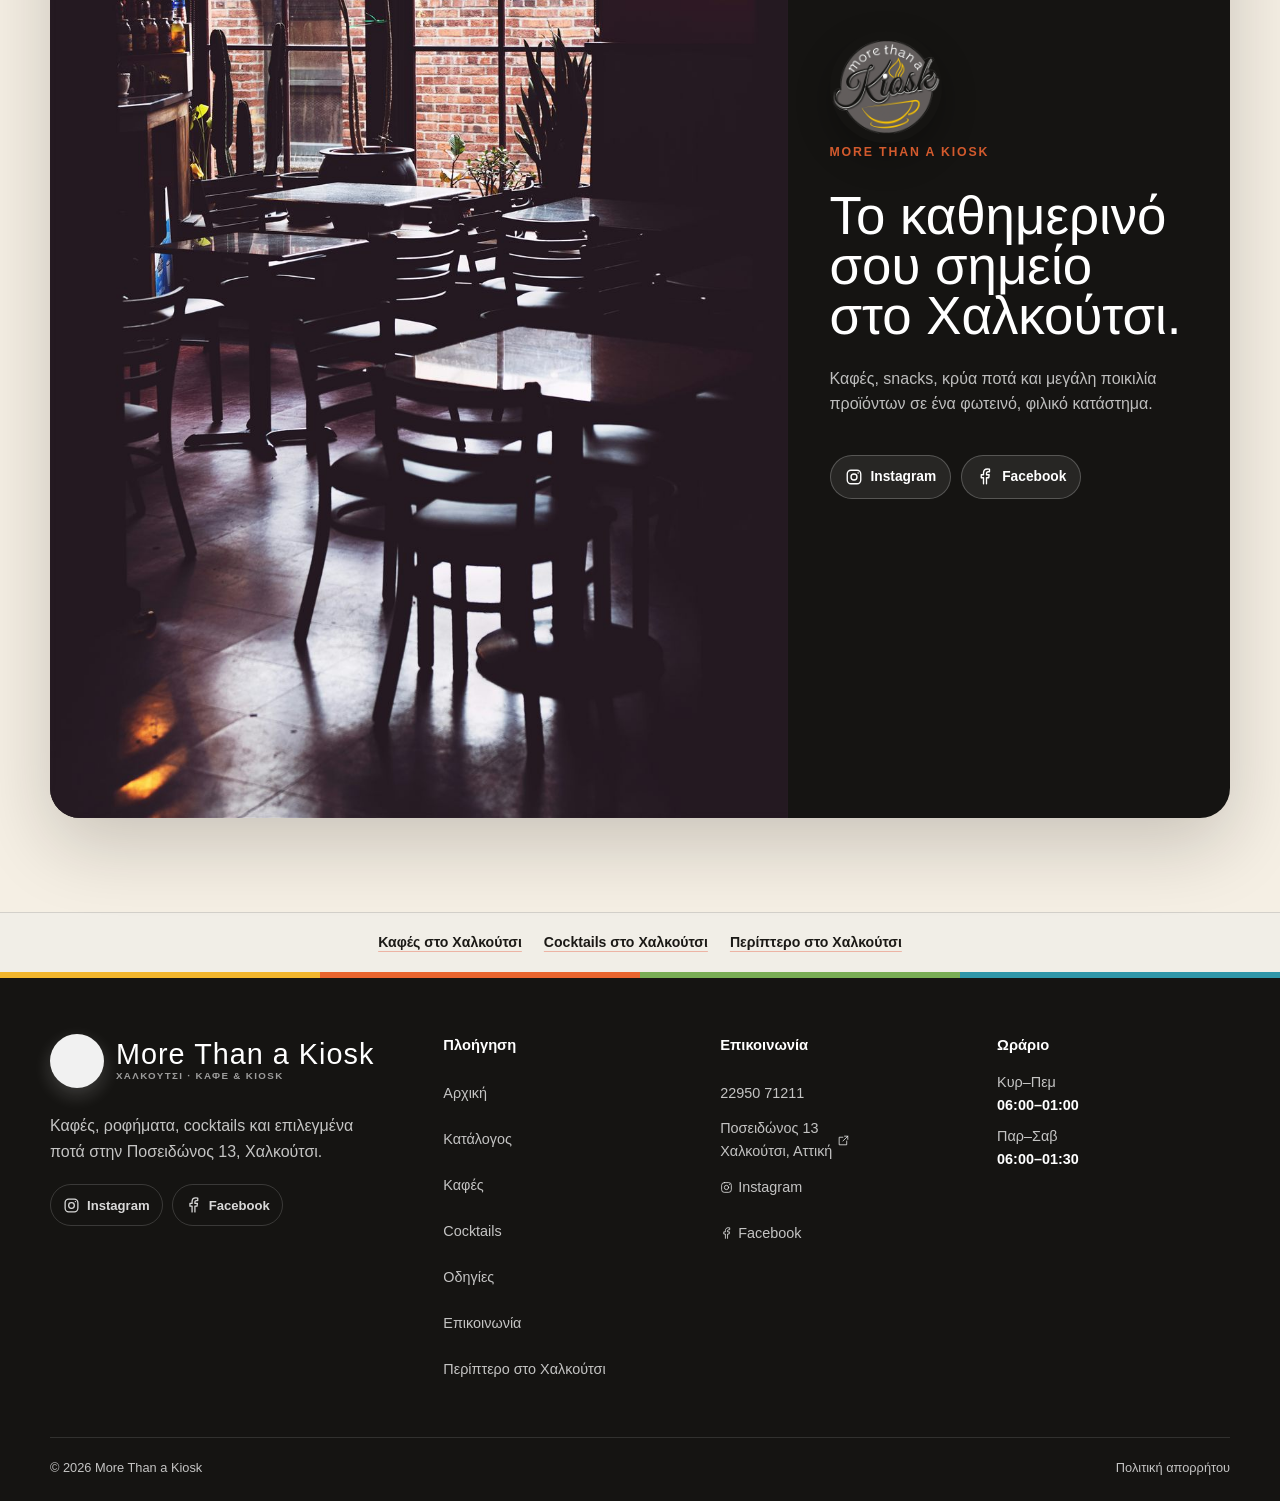
<file: contact.html>
<!DOCTYPE html>
<html class="no-js" data-environment="production" lang="el">
 <head>
  <meta charset="utf-8"/>
  <meta content="width=device-width, initial-scale=1, viewport-fit=cover" name="viewport"/>
  <meta content="#151412" name="theme-color"/>
  <meta content="strict-origin-when-cross-origin" name="referrer"/>
  <script src="js/boot.js">
  </script>
  <link href="assets/icons/favicon.png" rel="icon" sizes="96x96" type="image/png"/>
  
  
  
  <link href="css/styles.css" rel="stylesheet"/>
  <link href="css/responsive.css" rel="stylesheet"/>
  <title>
   Επικοινωνία &amp; Ωράριο | More Than a Kiosk Χαλκούτσι
  </title>
  <meta content="Επικοινώνησε με το More Than a Kiosk στο Χαλκούτσι. Τηλέφωνο 22950 71211, διεύθυνση Ποσειδώνος 13 και καθημερινό ωράριο λειτουργίας." name="description"/>
  <meta content="index,follow,max-image-preview:large,max-snippet:-1,max-video-preview:-1" name="robots"/>
  <meta content="More Than a Kiosk" name="author"/>
  <meta content="GR-I" name="geo.region"/>
  <meta content="Χαλκούτσι" name="geo.placename"/>
  <meta content="38.3319277;23.7342694" name="geo.position"/>
  <meta content="38.3319277, 23.7342694" name="ICBM"/>
  <link href="https://alexzaxa.github.io/tester/contact.html" rel="canonical"/>
  <link href="https://alexzaxa.github.io/tester/contact.html" hreflang="el-GR" rel="alternate"/>
  <link href="https://alexzaxa.github.io/tester/contact.html" hreflang="x-default" rel="alternate"/>
  <link href="site.webmanifest" rel="manifest"/>
  <link href="assets/icons/apple-touch-icon.png" rel="apple-touch-icon" sizes="180x180"/>
  <meta content="website" property="og:type"/>
  <meta content="el_GR" property="og:locale"/>
  <meta content="More Than a Kiosk" property="og:site_name"/>
  <meta content="Επικοινωνία &amp; Ωράριο | More Than a Kiosk Χαλκούτσι" property="og:title"/>
  <meta content="Επικοινώνησε με το More Than a Kiosk στο Χαλκούτσι. Τηλέφωνο 22950 71211, διεύθυνση Ποσειδώνος 13 και καθημερινό ωράριο λειτουργίας." property="og:description"/>
  <meta content="https://alexzaxa.github.io/tester/contact.html" property="og:url"/>
  <meta content="https://alexzaxa.github.io/tester/assets/images/brand/social-preview.jpg" property="og:image"/>
  <meta content="https://alexzaxa.github.io/tester/assets/images/brand/social-preview.jpg" property="og:image:secure_url"/>
  <meta content="image/jpeg" property="og:image:type"/>
  <meta content="1200" property="og:image:width"/>
  <meta content="630" property="og:image:height"/>
  <meta content="More Than a Kiosk στο Χαλκούτσι" property="og:image:alt"/>
  <meta content="summary_large_image" name="twitter:card"/>
  <meta content="Επικοινωνία &amp; Ωράριο | More Than a Kiosk Χαλκούτσι" name="twitter:title"/>
  <meta content="Επικοινώνησε με το More Than a Kiosk στο Χαλκούτσι. Τηλέφωνο 22950 71211, διεύθυνση Ποσειδώνος 13 και καθημερινό ωράριο λειτουργίας." name="twitter:description"/>
  <meta content="https://alexzaxa.github.io/tester/assets/images/brand/social-preview.jpg" name="twitter:image"/>
  <meta content="More Than a Kiosk στο Χαλκούτσι" name="twitter:image:alt"/>
  <script type="application/ld+json">
   {"@context":"https://schema.org","@graph":[{"@type":["CafeOrCoffeeShop","ConvenienceStore"],"@id":"https://alexzaxa.github.io/tester/#business","name":"More Than a Kiosk","alternateName":["More Than Coffee","More Than a Kiosk, περίπτερο & καφέ"],"description":"Καφέ, cocktails, ποτά, αναψυκτικά, snacks και προϊόντα περιπτέρου στο Χαλκούτσι.","url":"https://alexzaxa.github.io/tester/","telephone":"+302295071211","logo":{"@type":"ImageObject","@id":"https://alexzaxa.github.io/tester/#logo","url":"https://alexzaxa.github.io/tester/assets/images/brand/more-than-kiosk-logo.png","contentUrl":"https://alexzaxa.github.io/tester/assets/images/brand/more-than-kiosk-logo.png","width":1000,"height":1000},"image":["https://alexzaxa.github.io/tester/assets/images/brand/social-preview.jpg","https://alexzaxa.github.io/tester/assets/images/licensed-stock/cafe-interior.jpg","https://alexzaxa.github.io/tester/assets/images/menu-stock/coffee-menu.webp","https://alexzaxa.github.io/tester/assets/images/menu-stock/cocktails-menu.webp"],"priceRange":"€–€€","currenciesAccepted":"EUR","address":{"@type":"PostalAddress","streetAddress":"Ποσειδώνος 13","addressLocality":"Χαλκούτσι","addressRegion":"Αττική","addressCountry":"GR"},"geo":{"@type":"GeoCoordinates","latitude":38.3319277,"longitude":23.7342694},"hasMap":"https://maps.app.goo.gl/wuxAspR66vvUeKUTA","hasMenu":"https://alexzaxa.github.io/tester/menu.html","servesCuisine":["Coffee","Cocktails","Snacks"],"areaServed":{"@type":"Place","name":"Χαλκούτσι, Αττική"},"sameAs":["https://maps.app.goo.gl/wuxAspR66vvUeKUTA","https://www.facebook.com/share/187zwPH4FL/?mibextid=wwXIfr","https://www.instagram.com/more_than_coffee_and_cocktail/"],"openingHoursSpecification":[{"@type":"OpeningHoursSpecification","dayOfWeek":["Monday","Tuesday","Wednesday","Thursday","Sunday"],"opens":"06:00","closes":"01:00"},{"@type":"OpeningHoursSpecification","dayOfWeek":["Friday","Saturday"],"opens":"06:00","closes":"01:30"}]},{"@type":"WebSite","@id":"https://alexzaxa.github.io/tester/#website","url":"https://alexzaxa.github.io/tester/","name":"More Than a Kiosk","alternateName":"More Than Coffee Χαλκούτσι","inLanguage":"el-GR","publisher":{"@id":"https://alexzaxa.github.io/tester/#business"}},{"@type":"BreadcrumbList","@id":"https://alexzaxa.github.io/tester/contact.html#breadcrumb","itemListElement":[{"@type":"ListItem","position":1,"name":"Αρχική","item":"https://alexzaxa.github.io/tester/"},{"@type":"ListItem","position":2,"name":"Επικοινωνία","item":"https://alexzaxa.github.io/tester/contact.html"}]},{"@type":"ContactPage","@id":"https://alexzaxa.github.io/tester/contact.html#webpage","url":"https://alexzaxa.github.io/tester/contact.html","name":"Επικοινωνία & Ωράριο | More Than a Kiosk Χαλκούτσι","description":"Επικοινώνησε με το More Than a Kiosk στο Χαλκούτσι. Τηλέφωνο 22950 71211, διεύθυνση Ποσειδώνος 13 και καθημερινό ωράριο λειτουργίας.","isPartOf":{"@id":"https://alexzaxa.github.io/tester/#website"},"about":{"@id":"https://alexzaxa.github.io/tester/#business"},"inLanguage":"el-GR","primaryImageOfPage":{"@type":"ImageObject","url":"https://alexzaxa.github.io/tester/assets/images/brand/social-preview.jpg","width":1200,"height":630},"breadcrumb":{"@id":"https://alexzaxa.github.io/tester/contact.html#breadcrumb"}}]}
  </script>
  
  <link href="assets/vendor/aos/aos.css" rel="stylesheet"/>
  <link href="css/coffee-motion.css" rel="stylesheet"/>
  <link href="https://www.instagram.com/more_than_coffee_and_cocktail/" rel="me"/>
  <link href="https://www.facebook.com/share/187zwPH4FL/?mibextid=wwXIfr" rel="me"/>
 </head>
 <body class="page-loading" data-page="contact">
<noscript><nav class="noscript-nav" aria-label="Βασική πλοήγηση"><a href="index.html">Αρχική</a><a href="menu.html">Κατάλογος</a><a href="directions.html">Οδηγίες</a><a href="contact.html">Επικοινωνία</a><a href="privacy.html">Απόρρητο</a></nav></noscript>
  <div aria-hidden="true" class="page-loader" data-page-loader="" role="presentation">
   <div class="page-loader-inner kiosk-loader-inner">
    <img alt="" class="loader-logo" height="1000" src="assets/images/brand/more-than-kiosk-logo.webp" width="1000"/>
    <span class="brand-wordmark">
     More Than a Kiosk
     <small>
      Χαλκούτσι · Καφέ &amp; Kiosk
     </small>
    </span>
    <span class="page-loader-label">
     Φόρτωση
    </span>
    <span class="page-loader-track">
     <span>
     </span>
    </span>
   </div>
  </div>
  <a class="skip-link" href="#mainContent">
   Μετάβαση στο περιεχόμενο
  </a>
  <div data-shared-banner="">
  </div>
  <div data-shared-header="">
  </div>
  <div data-shared-drawer="">
  </div>
  <main id="mainContent">
   <section class="menu-page-hero kiosk-page-hero page-hero-centered">
    <div class="container">
     <p class="eyebrow">
      Επικοινωνία
     </p>
     <h1 class="section-title">
      Πέρνα, πάρε τηλέφωνο ή ξεκίνα διαδρομή.
     </h1>
     <p class="section-copy">
      Για διαθεσιμότητα προϊόντων, delivery και οποιαδήποτε πληροφορία, επικοινώνησε απευθείας με το κατάστημα.
     </p>
     <div class="hero-inline-actions">
      <a class="primary-button" href="tel:+302295071211">
       <span class="svg-icon" data-inline-icon="phone">
       </span>
       22950 71211
      </a>
      <a class="secondary-button" href="https://maps.app.goo.gl/wuxAspR66vvUeKUTA" rel="noopener noreferrer" target="_blank">
       <span class="svg-icon" data-inline-icon="pin">
       </span>
       Άνοιγμα χάρτη
      </a>
     </div>
    </div>
   </section>
   <section class="section section-alt">
    <div class="container">
     <div class="utility-grid contact-utility-grid">
      <article class="utility-card">
       <span class="contact-icon">
        <span class="svg-icon" data-inline-icon="phone">
        </span>
       </span>
       <h2>
        Τηλέφωνο
       </h2>
       <p>
        Για άμεση επικοινωνία, διαθεσιμότητα και delivery.
       </p>
       <a class="text-action" href="tel:+302295071211">
        22950 71211
       </a>
      </article>
      <article class="utility-card">
       <span class="contact-icon">
        <span class="svg-icon" data-inline-icon="pin">
        </span>
       </span>
       <h2>
        Διεύθυνση
       </h2>
       <p>
        Ποσειδώνος 13, Χαλκούτσι, Αττική.
       </p>
       <a class="text-action" href="directions.html">
        Οδηγίες πρόσβασης
       </a>
      </article>
      <article class="utility-card">
       <span class="contact-icon">
        <span class="svg-icon" data-inline-icon="clock">
        </span>
       </span>
       <h2>
        Ωράριο
       </h2>
       <p>
        Κυρ–Πεμ 06:00–01:00
        <br/>
        Παρ–Σαβ 06:00–01:30
       </p>
       <span class="text-action">
        Από νωρίς έως αργά
       </span>
      </article>
     </div>
     <section aria-labelledby="socialContactTitle" class="social-contact-panel reveal">
      <div class="social-contact-copy">
       <p class="eyebrow">
        Ακολούθησέ μας
       </p>
       <h2 id="socialContactTitle">
        Νέα, προσφορές και στιγμές από το κατάστημα.
       </h2>
       <p>
        Βρες το More Than Coffee &amp; Cocktail στα social media για φωτογραφίες, νέα προϊόντα, cocktails και ενημερώσεις από το Χαλκούτσι.
       </p>
      </div>
      <div class="social-contact-actions">
       <a aria-label="Άνοιγμα του More Than Coffee &amp; Cocktail στο Instagram" class="social-profile-button instagram-button" href="https://www.instagram.com/more_than_coffee_and_cocktail/" rel="noopener noreferrer me" target="_blank">
        <span class="social-profile-icon">
         <span class="svg-icon" data-inline-icon="instagram">
         </span>
        </span>
        <span>
         <strong>
          Instagram
         </strong>
         <small>
          @more_than_coffee_and_cocktail
         </small>
        </span>
        <span class="svg-icon social-external" data-inline-icon="external">
        </span>
       </a>
       <a aria-label="Άνοιγμα της σελίδας More Than Coffee στο Facebook" class="social-profile-button facebook-button" href="https://www.facebook.com/share/187zwPH4FL/?mibextid=wwXIfr" rel="noopener noreferrer me" target="_blank">
        <span class="social-profile-icon">
         <span class="svg-icon" data-inline-icon="facebook">
         </span>
        </span>
        <span>
         <strong>
          Facebook
         </strong>
         <small>
          More Than Coffee &amp; Cocktail
         </small>
        </span>
        <span class="svg-icon social-external" data-inline-icon="external">
        </span>
       </a>
      </div>
     </section>
     <div class="contact-visual reveal">
      <img alt="Ενδεικτική ατμόσφαιρα καφέ" loading="lazy" src="assets/images/licensed-stock/cafe-interior.jpg" width="1067" height="1600"/>
      <div>
       <img alt="Λογότυπο More Than a Kiosk" height="1000" src="assets/images/brand/more-than-kiosk-logo.webp" width="1000"/>
       <p class="eyebrow">
        More Than a Kiosk
       </p>
       <h2>
        Το καθημερινό σου σημείο στο Χαλκούτσι.
       </h2>
       <p>
        Καφές, snacks, κρύα ποτά και μεγάλη ποικιλία προϊόντων σε ένα φωτεινό, φιλικό κατάστημα.
       </p>
       <div class="contact-visual-socials">
        <a href="https://www.instagram.com/more_than_coffee_and_cocktail/" rel="noopener noreferrer me" target="_blank">
         <span class="svg-icon" data-inline-icon="instagram">
         </span>
         Instagram
        </a>
        <a href="https://www.facebook.com/share/187zwPH4FL/?mibextid=wwXIfr" rel="noopener noreferrer me" target="_blank">
         <span class="svg-icon" data-inline-icon="facebook">
         </span>
         Facebook
        </a>
       </div>
      </div>
     </div>
    </div>
   </section>
   <nav aria-label="Υπηρεσίες στο Χαλκούτσι" class="local-inline-links">
    <div class="container">
     <a href="coffee-chalkoutsi.html">
      Καφές στο Χαλκούτσι
     </a>
     <a href="cocktails-chalkoutsi.html">
      Cocktails στο Χαλκούτσι
     </a>
     <a href="kiosk-chalkoutsi.html">
      Περίπτερο στο Χαλκούτσι
     </a>
    </div>
   </nav>
  </main>
  <div data-shared-footer="">
  </div>
  <div data-shared-bottom-nav="">
  </div>
  <script src="js/icons.js">
  </script>
  <script src="js/layout.js">
  </script>
  <script src="js/app.js">
  </script>
  <script src="assets/vendor/aos/aos.js">
  </script>
  <script src="assets/vendor/anime/anime.min.js">
  </script>
  <script src="js/coffee-motion.js">
  </script>
 </body>
</html>
</file>
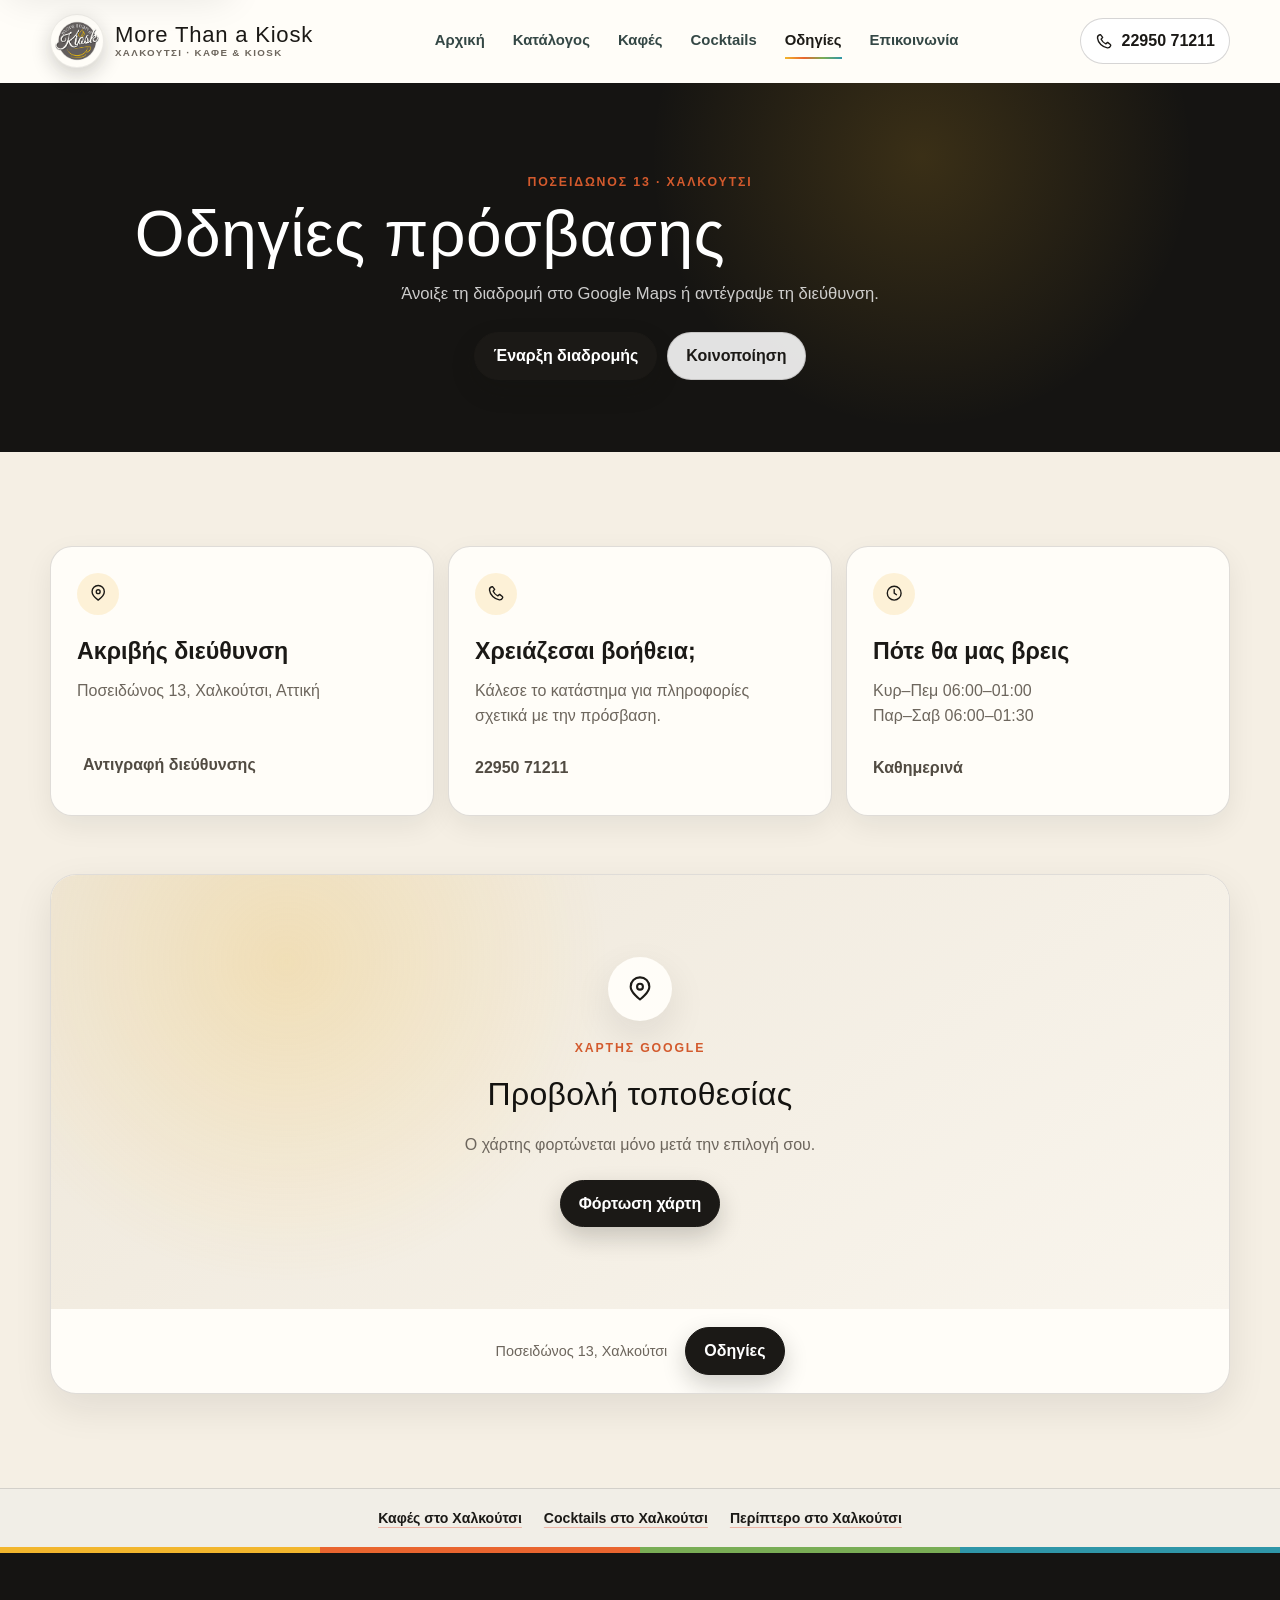
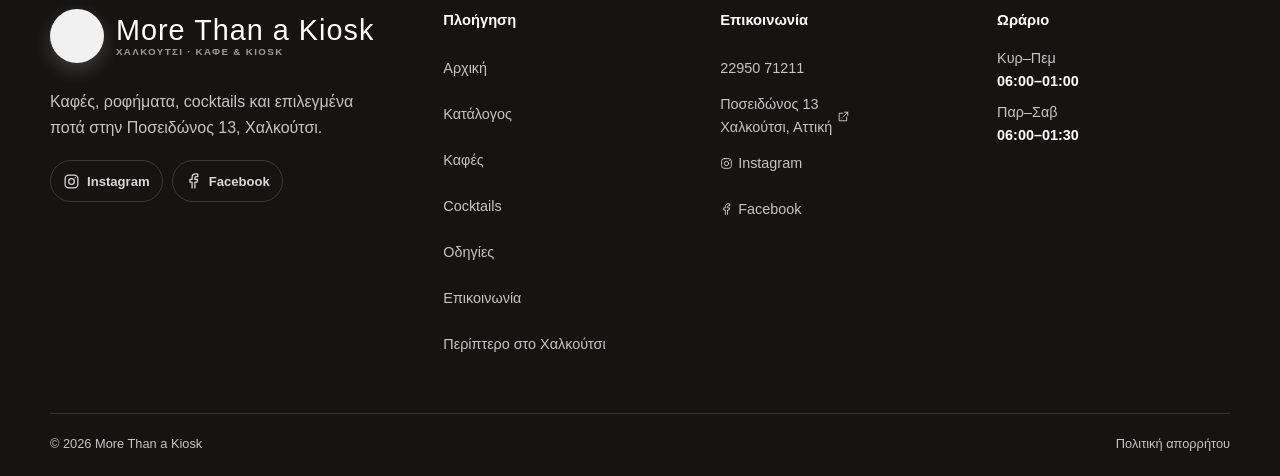
<file: directions.html>
<!DOCTYPE html>
<html class="no-js" data-environment="production" lang="el">
 <head>
  <meta charset="utf-8"/>
  <meta content="width=device-width, initial-scale=1, viewport-fit=cover" name="viewport"/>
  <meta content="#151412" name="theme-color"/>
  <meta content="strict-origin-when-cross-origin" name="referrer"/>
  <script src="js/boot.js">
  </script>
  <link href="assets/icons/favicon.png" rel="icon" sizes="96x96" type="image/png"/>
  
  
  
  <link href="css/styles.css" rel="stylesheet"/>
  <link href="css/responsive.css" rel="stylesheet"/>
  <title>
   Οδηγίες &amp; Τοποθεσία | More Than a Kiosk Χαλκούτσι
  </title>
  <meta content="Βρες το More Than a Kiosk στην Ποσειδώνος 13, Χαλκούτσι. Άνοιξε τη διαδρομή στο Google Maps ή κάλεσε στο 22950 71211." name="description"/>
  <meta content="index,follow,max-image-preview:large,max-snippet:-1,max-video-preview:-1" name="robots"/>
  <meta content="More Than a Kiosk" name="author"/>
  <meta content="GR-I" name="geo.region"/>
  <meta content="Χαλκούτσι" name="geo.placename"/>
  <meta content="38.3319277;23.7342694" name="geo.position"/>
  <meta content="38.3319277, 23.7342694" name="ICBM"/>
  <link href="https://alexzaxa.github.io/tester/directions.html" rel="canonical"/>
  <link href="https://alexzaxa.github.io/tester/directions.html" hreflang="el-GR" rel="alternate"/>
  <link href="https://alexzaxa.github.io/tester/directions.html" hreflang="x-default" rel="alternate"/>
  <link href="site.webmanifest" rel="manifest"/>
  <link href="assets/icons/apple-touch-icon.png" rel="apple-touch-icon" sizes="180x180"/>
  <meta content="website" property="og:type"/>
  <meta content="el_GR" property="og:locale"/>
  <meta content="More Than a Kiosk" property="og:site_name"/>
  <meta content="Οδηγίες &amp; Τοποθεσία | More Than a Kiosk Χαλκούτσι" property="og:title"/>
  <meta content="Βρες το More Than a Kiosk στην Ποσειδώνος 13, Χαλκούτσι. Άνοιξε τη διαδρομή στο Google Maps ή κάλεσε στο 22950 71211." property="og:description"/>
  <meta content="https://alexzaxa.github.io/tester/directions.html" property="og:url"/>
  <meta content="https://alexzaxa.github.io/tester/assets/images/brand/social-preview.jpg" property="og:image"/>
  <meta content="https://alexzaxa.github.io/tester/assets/images/brand/social-preview.jpg" property="og:image:secure_url"/>
  <meta content="image/jpeg" property="og:image:type"/>
  <meta content="1200" property="og:image:width"/>
  <meta content="630" property="og:image:height"/>
  <meta content="More Than a Kiosk στο Χαλκούτσι" property="og:image:alt"/>
  <meta content="summary_large_image" name="twitter:card"/>
  <meta content="Οδηγίες &amp; Τοποθεσία | More Than a Kiosk Χαλκούτσι" name="twitter:title"/>
  <meta content="Βρες το More Than a Kiosk στην Ποσειδώνος 13, Χαλκούτσι. Άνοιξε τη διαδρομή στο Google Maps ή κάλεσε στο 22950 71211." name="twitter:description"/>
  <meta content="https://alexzaxa.github.io/tester/assets/images/brand/social-preview.jpg" name="twitter:image"/>
  <meta content="More Than a Kiosk στο Χαλκούτσι" name="twitter:image:alt"/>
  <script type="application/ld+json">
   {"@context":"https://schema.org","@graph":[{"@type":["CafeOrCoffeeShop","ConvenienceStore"],"@id":"https://alexzaxa.github.io/tester/#business","name":"More Than a Kiosk","alternateName":["More Than Coffee","More Than a Kiosk, περίπτερο & καφέ"],"description":"Καφέ, cocktails, ποτά, αναψυκτικά, snacks και προϊόντα περιπτέρου στο Χαλκούτσι.","url":"https://alexzaxa.github.io/tester/","telephone":"+302295071211","logo":{"@type":"ImageObject","@id":"https://alexzaxa.github.io/tester/#logo","url":"https://alexzaxa.github.io/tester/assets/images/brand/more-than-kiosk-logo.png","contentUrl":"https://alexzaxa.github.io/tester/assets/images/brand/more-than-kiosk-logo.png","width":1000,"height":1000},"image":["https://alexzaxa.github.io/tester/assets/images/brand/social-preview.jpg","https://alexzaxa.github.io/tester/assets/images/licensed-stock/cafe-interior.jpg","https://alexzaxa.github.io/tester/assets/images/menu-stock/coffee-menu.webp","https://alexzaxa.github.io/tester/assets/images/menu-stock/cocktails-menu.webp"],"priceRange":"€–€€","currenciesAccepted":"EUR","address":{"@type":"PostalAddress","streetAddress":"Ποσειδώνος 13","addressLocality":"Χαλκούτσι","addressRegion":"Αττική","addressCountry":"GR"},"geo":{"@type":"GeoCoordinates","latitude":38.3319277,"longitude":23.7342694},"hasMap":"https://maps.app.goo.gl/wuxAspR66vvUeKUTA","hasMenu":"https://alexzaxa.github.io/tester/menu.html","servesCuisine":["Coffee","Cocktails","Snacks"],"areaServed":{"@type":"Place","name":"Χαλκούτσι, Αττική"},"sameAs":["https://maps.app.goo.gl/wuxAspR66vvUeKUTA","https://www.facebook.com/share/187zwPH4FL/?mibextid=wwXIfr","https://www.instagram.com/more_than_coffee_and_cocktail/"],"openingHoursSpecification":[{"@type":"OpeningHoursSpecification","dayOfWeek":["Monday","Tuesday","Wednesday","Thursday","Sunday"],"opens":"06:00","closes":"01:00"},{"@type":"OpeningHoursSpecification","dayOfWeek":["Friday","Saturday"],"opens":"06:00","closes":"01:30"}]},{"@type":"WebSite","@id":"https://alexzaxa.github.io/tester/#website","url":"https://alexzaxa.github.io/tester/","name":"More Than a Kiosk","alternateName":"More Than Coffee Χαλκούτσι","inLanguage":"el-GR","publisher":{"@id":"https://alexzaxa.github.io/tester/#business"}},{"@type":"BreadcrumbList","@id":"https://alexzaxa.github.io/tester/directions.html#breadcrumb","itemListElement":[{"@type":"ListItem","position":1,"name":"Αρχική","item":"https://alexzaxa.github.io/tester/"},{"@type":"ListItem","position":2,"name":"Οδηγίες πρόσβασης","item":"https://alexzaxa.github.io/tester/directions.html"}]},{"@type":"WebPage","@id":"https://alexzaxa.github.io/tester/directions.html#webpage","url":"https://alexzaxa.github.io/tester/directions.html","name":"Οδηγίες & Τοποθεσία | More Than a Kiosk Χαλκούτσι","description":"Βρες το More Than a Kiosk στην Ποσειδώνος 13, Χαλκούτσι. Άνοιξε τη διαδρομή στο Google Maps ή κάλεσε στο 22950 71211.","isPartOf":{"@id":"https://alexzaxa.github.io/tester/#website"},"about":{"@id":"https://alexzaxa.github.io/tester/#business"},"inLanguage":"el-GR","primaryImageOfPage":{"@type":"ImageObject","url":"https://alexzaxa.github.io/tester/assets/images/brand/social-preview.jpg","width":1200,"height":630},"breadcrumb":{"@id":"https://alexzaxa.github.io/tester/directions.html#breadcrumb"}}]}
  </script>
  
  <link href="assets/vendor/aos/aos.css" rel="stylesheet"/>
  <link href="css/coffee-motion.css" rel="stylesheet"/>
  <link href="https://www.instagram.com/more_than_coffee_and_cocktail/" rel="me"/>
  <link href="https://www.facebook.com/share/187zwPH4FL/?mibextid=wwXIfr" rel="me"/>
 </head>
 <body class="page-loading" data-page="directions">
<noscript><nav class="noscript-nav" aria-label="Βασική πλοήγηση"><a href="index.html">Αρχική</a><a href="menu.html">Κατάλογος</a><a href="directions.html">Οδηγίες</a><a href="contact.html">Επικοινωνία</a><a href="privacy.html">Απόρρητο</a></nav></noscript>
  <div aria-hidden="true" class="page-loader" data-page-loader="" role="presentation">
   <div class="page-loader-inner kiosk-loader-inner">
    <img alt="" class="loader-logo" height="1000" src="assets/images/brand/more-than-kiosk-logo.webp" width="1000"/>
    <span class="brand-wordmark">
     More Than a Kiosk
     <small>
      Χαλκούτσι · Καφέ &amp; Kiosk
     </small>
    </span>
    <span class="page-loader-label">
     Φόρτωση
    </span>
    <span class="page-loader-track">
     <span>
     </span>
    </span>
   </div>
  </div>
  <a class="skip-link" href="#mainContent">
   Μετάβαση στο περιεχόμενο
  </a>
  <div data-shared-banner="">
  </div>
  <div data-shared-header="">
  </div>
  <div data-shared-drawer="">
  </div>
  <main id="mainContent">
   <section class="menu-page-hero kiosk-page-hero page-hero-centered">
    <div class="container">
     <p class="eyebrow">
      Ποσειδώνος 13 · Χαλκούτσι
     </p>
     <h1 class="section-title">
      Οδηγίες πρόσβασης
     </h1>
     <p class="section-copy">
      Άνοιξε τη διαδρομή στο Google Maps ή αντέγραψε τη διεύθυνση.
     </p>
     <div class="hero-inline-actions">
      <a class="primary-button" href="https://maps.app.goo.gl/wuxAspR66vvUeKUTA" rel="noopener noreferrer" target="_blank">
       Έναρξη διαδρομής
      </a>
      <button class="secondary-button" data-share-location="" type="button">
       Κοινοποίηση
      </button>
     </div>
    </div>
   </section>
   <section class="section section-alt">
    <div class="container">
     <div class="utility-grid">
      <article class="utility-card">
       <span class="contact-icon">
        <span class="svg-icon" data-inline-icon="pin">
        </span>
       </span>
       <h2>
        Ακριβής διεύθυνση
       </h2>
       <p>
        Ποσειδώνος 13, Χαλκούτσι, Αττική
       </p>
       <button class="text-action" data-copy-address="" type="button">
        Αντιγραφή διεύθυνσης
       </button>
      </article>
      <article class="utility-card">
       <span class="contact-icon">
        <span class="svg-icon" data-inline-icon="phone">
        </span>
       </span>
       <h2>
        Χρειάζεσαι βοήθεια;
       </h2>
       <p>
        Κάλεσε το κατάστημα για πληροφορίες σχετικά με την πρόσβαση.
       </p>
       <a class="text-action" href="tel:+302295071211">
        22950 71211
       </a>
      </article>
      <article class="utility-card">
       <span class="contact-icon">
        <span class="svg-icon" data-inline-icon="clock">
        </span>
       </span>
       <h2>
        Πότε θα μας βρεις
       </h2>
       <p>
        Κυρ–Πεμ 06:00–01:00
        <br/>
        Παρ–Σαβ 06:00–01:30
       </p>
       <span class="text-action">
        Καθημερινά
       </span>
      </article>
     </div>
     <p aria-live="polite" class="action-feedback" data-action-feedback="" role="presentation">
     </p>
     <article class="map-card directions-map">
      <div class="map-consent" data-map-host="" data-map-src="https://www.google.com/maps?q=38.3319277,23.7342694&amp;z=16&amp;output=embed" id="mapHost">
       <div class="map-consent-content">
        <span class="map-consent-icon">
         <span class="svg-icon" data-inline-icon="pin">
         </span>
        </span>
        <p class="eyebrow">
         Χάρτης Google
        </p>
        <h3>
         Προβολή τοποθεσίας
        </h3>
        <p>
         Ο χάρτης φορτώνεται μόνο μετά την επιλογή σου.
        </p>
        <button class="primary-button" data-load-map="" type="button">
         Φόρτωση χάρτη
        </button>
       </div>
      </div>
      <div class="map-footer map-footer-centered">
       <p>
        Ποσειδώνος 13, Χαλκούτσι
       </p>
       <a class="primary-button" href="https://maps.app.goo.gl/wuxAspR66vvUeKUTA" rel="noopener noreferrer" target="_blank">
        Οδηγίες
       </a>
      </div>
     </article>
    </div>
   </section>
   <nav aria-label="Υπηρεσίες στο Χαλκούτσι" class="local-inline-links">
    <div class="container">
     <a href="coffee-chalkoutsi.html">
      Καφές στο Χαλκούτσι
     </a>
     <a href="cocktails-chalkoutsi.html">
      Cocktails στο Χαλκούτσι
     </a>
     <a href="kiosk-chalkoutsi.html">
      Περίπτερο στο Χαλκούτσι
     </a>
    </div>
   </nav>
  </main>
  <div data-shared-footer="">
  </div>
  <div data-shared-bottom-nav="">
  </div>
  <script src="js/icons.js">
  </script>
  <script src="js/layout.js">
  </script>
  <script src="js/app.js">
  </script>
  <script src="assets/vendor/aos/aos.js">
  </script>
  <script src="assets/vendor/anime/anime.min.js">
  </script>
  <script src="js/coffee-motion.js">
  </script>
 </body>
</html>
</file>
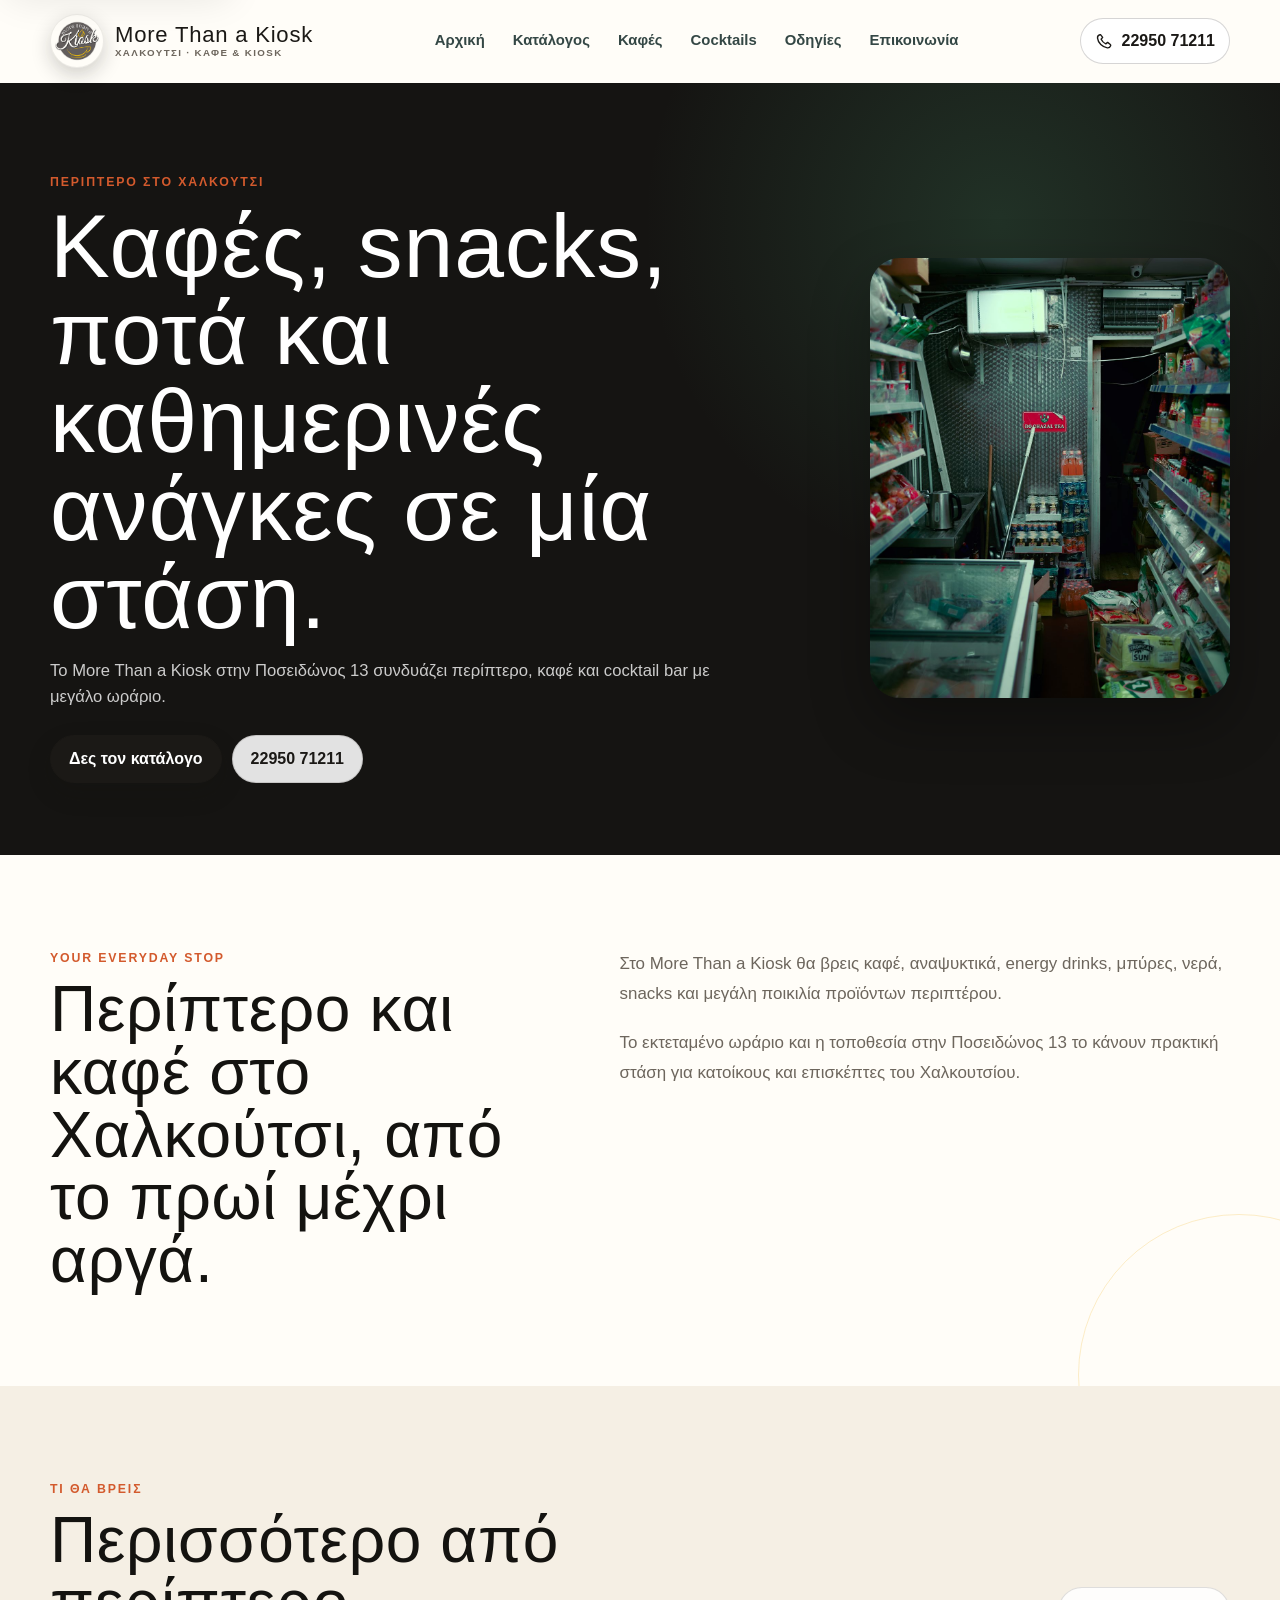
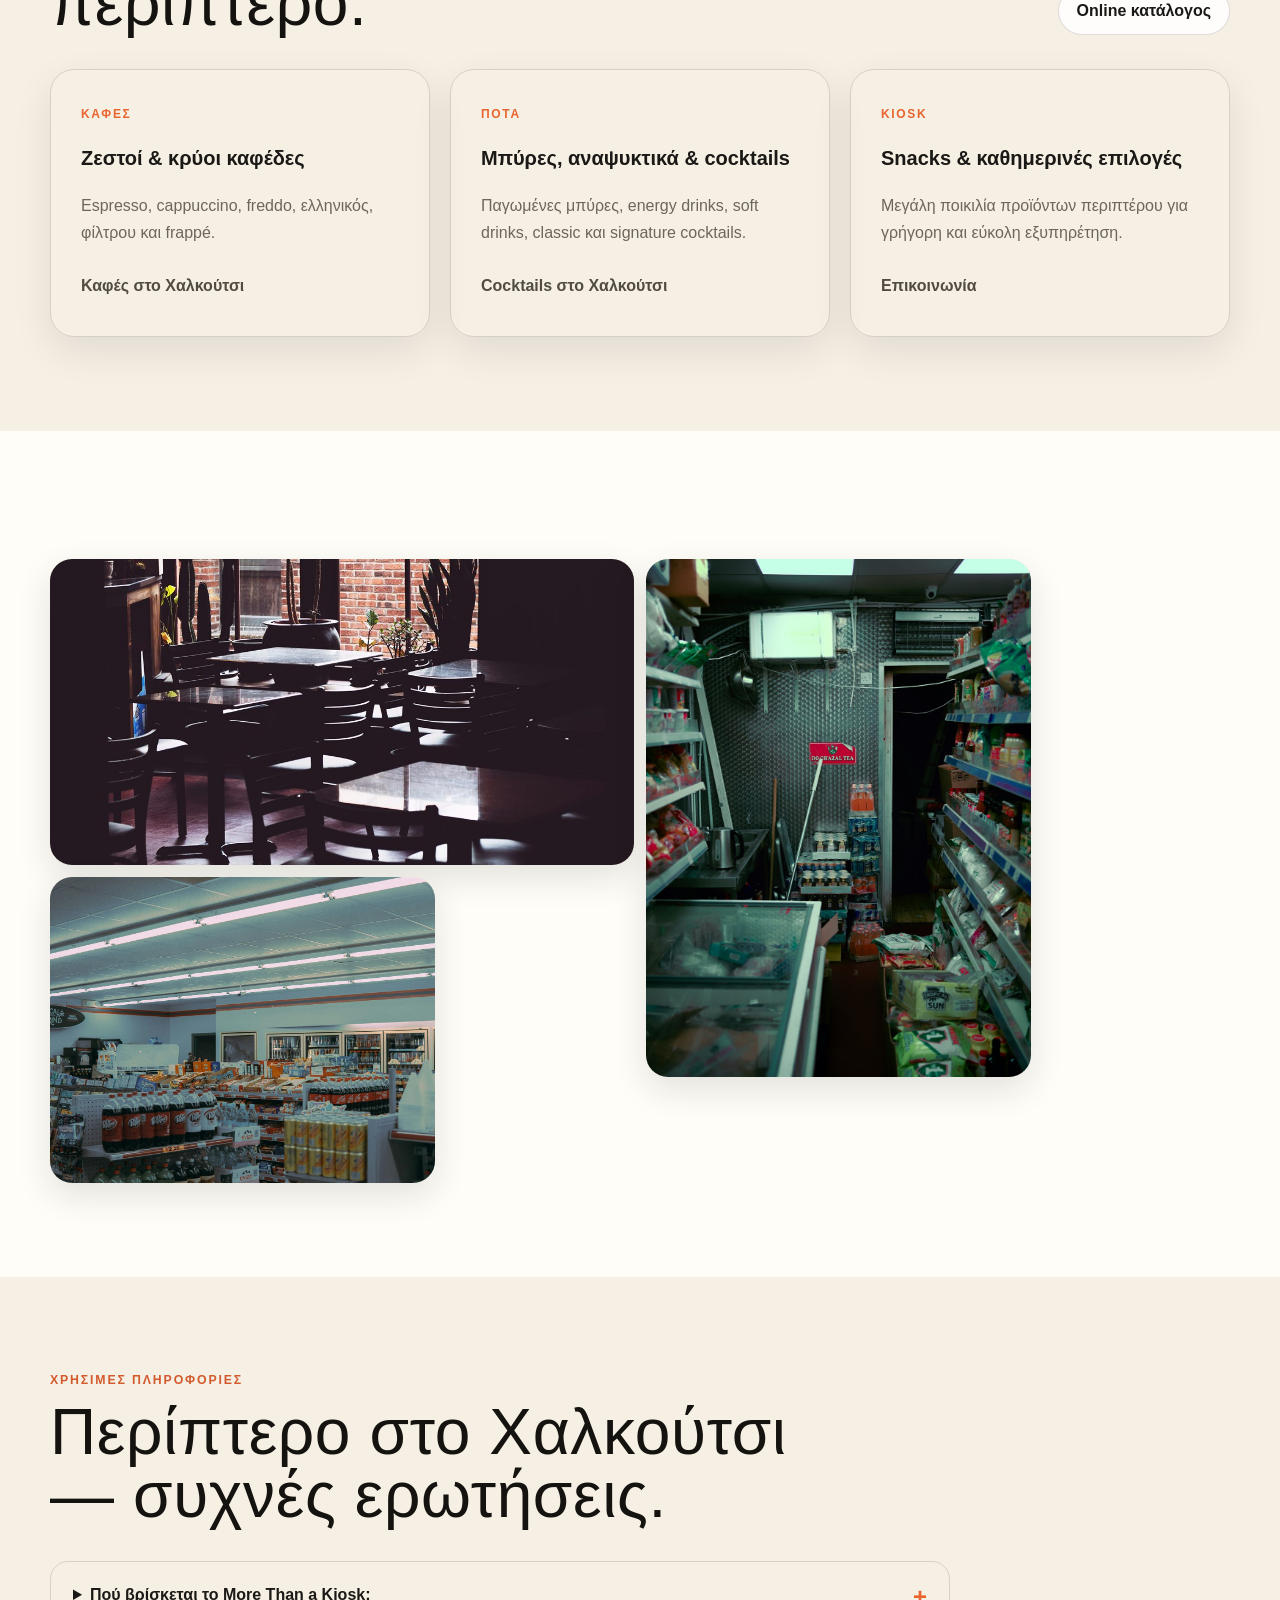
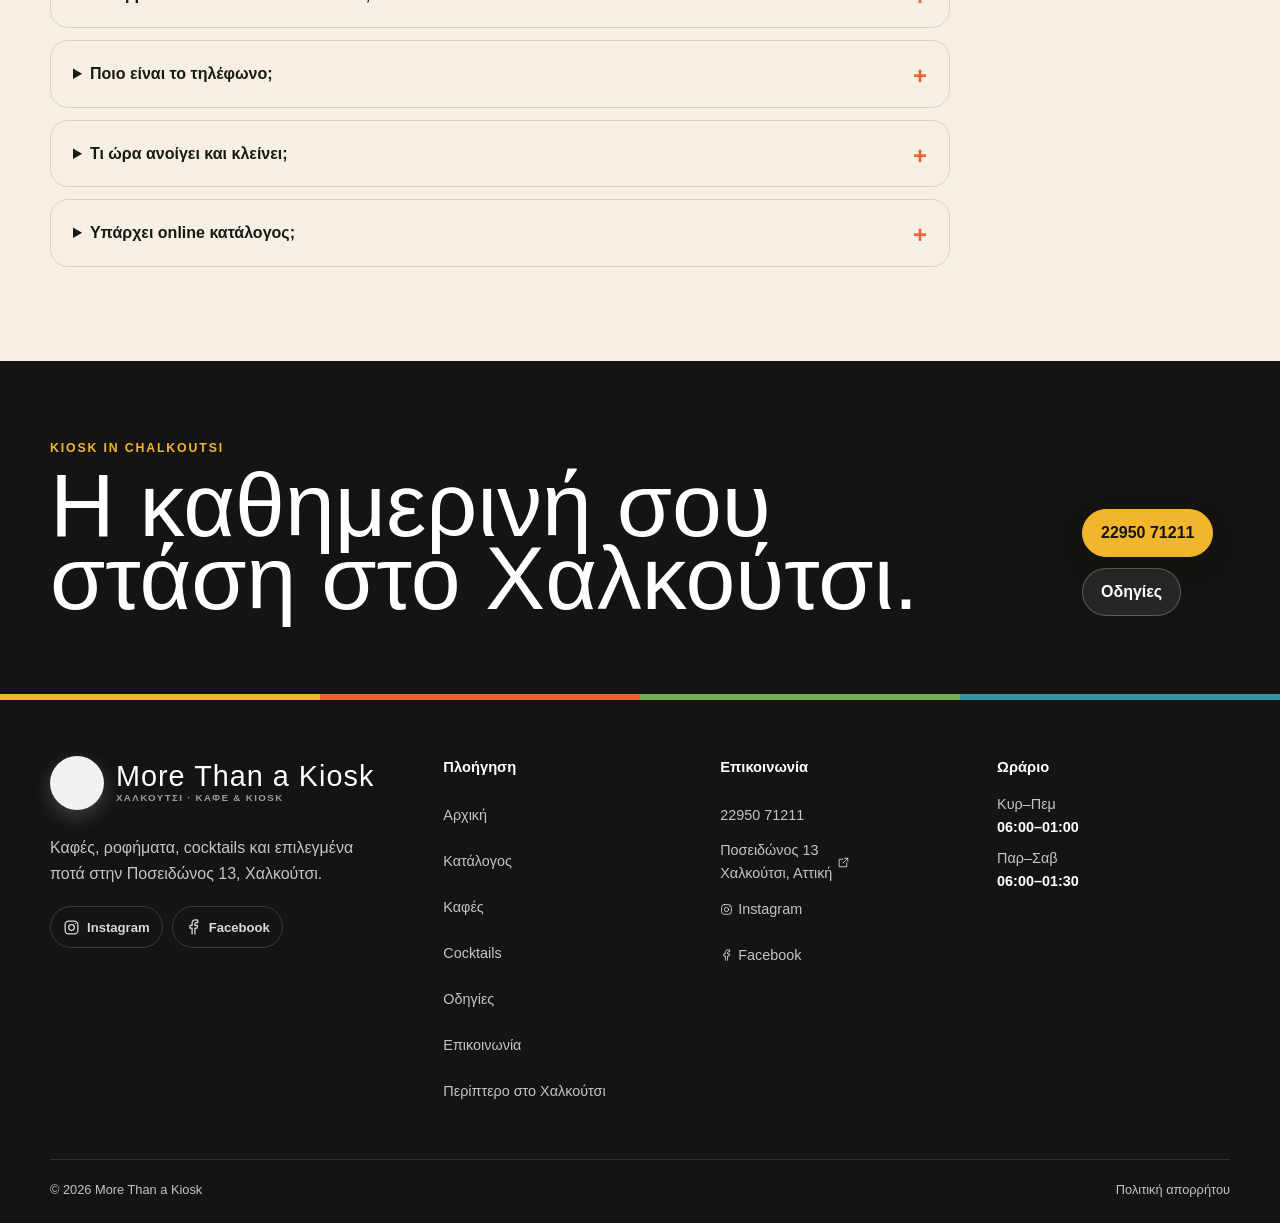
<file: kiosk-chalkoutsi.html>
<!DOCTYPE html>
<html class="no-js" data-environment="production" lang="el">
 <head>
  <meta charset="utf-8"/>
  <meta content="width=device-width, initial-scale=1, viewport-fit=cover" name="viewport"/>
  <meta content="#151412" name="theme-color"/>
  <meta content="strict-origin-when-cross-origin" name="referrer"/>
  <script src="js/boot.js">
  </script>
  <link href="assets/icons/favicon.png" rel="icon" sizes="96x96" type="image/png"/>
  
  
  
  <link href="css/styles.css" rel="stylesheet"/>
  <link href="css/responsive.css" rel="stylesheet"/>
  <title>
   Περίπτερο στο Χαλκούτσι | More Than a Kiosk
  </title>
  <meta content="Περίπτερο στο Χαλκούτσι με καφέ, snacks, αναψυκτικά, μπύρες, cocktails και μεγάλη ποικιλία προϊόντων. Ποσειδώνος 13, τηλ. 22950 71211." name="description"/>
  <meta content="index,follow,max-image-preview:large,max-snippet:-1,max-video-preview:-1" name="robots"/>
  <meta content="More Than a Kiosk" name="author"/>
  <meta content="GR-I" name="geo.region"/>
  <meta content="Χαλκούτσι" name="geo.placename"/>
  <meta content="38.3319277;23.7342694" name="geo.position"/>
  <meta content="38.3319277, 23.7342694" name="ICBM"/>
  <link href="https://alexzaxa.github.io/tester/kiosk-chalkoutsi.html" rel="canonical"/>
  <link href="https://alexzaxa.github.io/tester/kiosk-chalkoutsi.html" hreflang="el-GR" rel="alternate"/>
  <link href="https://alexzaxa.github.io/tester/kiosk-chalkoutsi.html" hreflang="x-default" rel="alternate"/>
  <meta content="website" property="og:type"/>
  <meta content="el_GR" property="og:locale"/>
  <meta content="More Than a Kiosk" property="og:site_name"/>
  <meta content="Περίπτερο στο Χαλκούτσι | More Than a Kiosk" property="og:title"/>
  <meta content="Περίπτερο στο Χαλκούτσι με καφέ, snacks, αναψυκτικά, μπύρες, cocktails και μεγάλη ποικιλία προϊόντων. Ποσειδώνος 13, τηλ. 22950 71211." property="og:description"/>
  <meta content="https://alexzaxa.github.io/tester/kiosk-chalkoutsi.html" property="og:url"/>
  <meta content="https://alexzaxa.github.io/tester/assets/images/licensed-stock/stocked-store.jpg" property="og:image"/>
  <meta content="1200" property="og:image:width"/>
  <meta content="630" property="og:image:height"/>
  <meta content="Περίπτερο στο Χαλκούτσι" property="og:image:alt"/>
  <meta content="summary_large_image" name="twitter:card"/>
  <meta content="Περίπτερο στο Χαλκούτσι | More Than a Kiosk" name="twitter:title"/>
  <meta content="Περίπτερο στο Χαλκούτσι με καφέ, snacks, αναψυκτικά, μπύρες, cocktails και μεγάλη ποικιλία προϊόντων. Ποσειδώνος 13, τηλ. 22950 71211." name="twitter:description"/>
  <meta content="https://alexzaxa.github.io/tester/assets/images/licensed-stock/stocked-store.jpg" name="twitter:image"/>
  <script type="application/ld+json">
   {"@context":"https://schema.org","@graph":[{"@type":["CafeOrCoffeeShop","ConvenienceStore"],"@id":"https://alexzaxa.github.io/tester/#business","name":"More Than a Kiosk","alternateName":["More Than Coffee","More Than a Kiosk, περίπτερο & καφέ"],"description":"Καφέ, cocktails, ποτά, αναψυκτικά, snacks και προϊόντα περιπτέρου στο Χαλκούτσι.","url":"https://alexzaxa.github.io/tester/","telephone":"+302295071211","logo":{"@type":"ImageObject","@id":"https://alexzaxa.github.io/tester/#logo","url":"https://alexzaxa.github.io/tester/assets/images/brand/more-than-kiosk-logo.png","contentUrl":"https://alexzaxa.github.io/tester/assets/images/brand/more-than-kiosk-logo.png","width":1000,"height":1000},"image":["https://alexzaxa.github.io/tester/assets/images/brand/social-preview.jpg","https://alexzaxa.github.io/tester/assets/images/licensed-stock/cafe-interior.jpg","https://alexzaxa.github.io/tester/assets/images/menu-stock/coffee-menu.webp","https://alexzaxa.github.io/tester/assets/images/menu-stock/cocktails-menu.webp"],"priceRange":"€–€€","currenciesAccepted":"EUR","address":{"@type":"PostalAddress","streetAddress":"Ποσειδώνος 13","addressLocality":"Χαλκούτσι","addressRegion":"Αττική","addressCountry":"GR"},"geo":{"@type":"GeoCoordinates","latitude":38.3319277,"longitude":23.7342694},"hasMap":"https://maps.app.goo.gl/wuxAspR66vvUeKUTA","hasMenu":"https://alexzaxa.github.io/tester/menu.html","servesCuisine":["Coffee","Cocktails","Mocktails","Snacks"],"areaServed":{"@type":"Place","name":"Χαλκούτσι, Ωρωπός, Αττική"},"sameAs":["https://maps.app.goo.gl/wuxAspR66vvUeKUTA","https://www.facebook.com/share/187zwPH4FL/?mibextid=wwXIfr","https://www.instagram.com/more_than_coffee_and_cocktail/"],"openingHoursSpecification":[{"@type":"OpeningHoursSpecification","dayOfWeek":["Monday","Tuesday","Wednesday","Thursday","Sunday"],"opens":"06:00","closes":"01:00"},{"@type":"OpeningHoursSpecification","dayOfWeek":["Friday","Saturday"],"opens":"06:00","closes":"01:30"}]},{"@type":"WebSite","@id":"https://alexzaxa.github.io/tester/#website","url":"https://alexzaxa.github.io/tester/","name":"More Than a Kiosk","alternateName":"More Than Coffee Χαλκούτσι","inLanguage":"el-GR","publisher":{"@id":"https://alexzaxa.github.io/tester/#business"}},{"@type":"BreadcrumbList","@id":"https://alexzaxa.github.io/tester/kiosk-chalkoutsi.html#breadcrumb","itemListElement":[{"@type":"ListItem","position":1,"name":"Αρχική","item":"https://alexzaxa.github.io/tester/"},{"@type":"ListItem","position":2,"name":"Περίπτερο στο Χαλκούτσι","item":"https://alexzaxa.github.io/tester/kiosk-chalkoutsi.html"}]},{"@type":"WebPage","@id":"https://alexzaxa.github.io/tester/kiosk-chalkoutsi.html#webpage","url":"https://alexzaxa.github.io/tester/kiosk-chalkoutsi.html","name":"Περίπτερο στο Χαλκούτσι | More Than a Kiosk","description":"Περίπτερο στο Χαλκούτσι με καφέ, snacks, αναψυκτικά, μπύρες, cocktails και μεγάλη ποικιλία προϊόντων. Ποσειδώνος 13, τηλ. 22950 71211.","isPartOf":{"@id":"https://alexzaxa.github.io/tester/#website"},"about":{"@id":"https://alexzaxa.github.io/tester/#business"},"inLanguage":"el-GR","primaryImageOfPage":{"@type":"ImageObject","url":"https://alexzaxa.github.io/tester/assets/images/licensed-stock/stocked-store.jpg"},"breadcrumb":{"@id":"https://alexzaxa.github.io/tester/kiosk-chalkoutsi.html#breadcrumb"}}]}
  </script>
  <link href="site.webmanifest" rel="manifest"/>
  <link href="assets/icons/apple-touch-icon.png" rel="apple-touch-icon" sizes="180x180"/>
  
  <link href="assets/vendor/aos/aos.css" rel="stylesheet"/>
  <link href="css/coffee-motion.css" rel="stylesheet"/>
  <link href="https://www.instagram.com/more_than_coffee_and_cocktail/" rel="me"/>
  <link href="https://www.facebook.com/share/187zwPH4FL/?mibextid=wwXIfr" rel="me"/>
 </head>
 <body class="page-loading" data-page="kiosk">
<noscript><nav class="noscript-nav" aria-label="Βασική πλοήγηση"><a href="index.html">Αρχική</a><a href="menu.html">Κατάλογος</a><a href="directions.html">Οδηγίες</a><a href="contact.html">Επικοινωνία</a><a href="privacy.html">Απόρρητο</a></nav></noscript>
  <div aria-hidden="true" class="page-loader" data-page-loader="" role="presentation">
   <div class="page-loader-inner kiosk-loader-inner">
    <img alt="" class="loader-logo" height="1000" src="assets/images/brand/more-than-kiosk-logo.webp" width="1000"/>
    <span class="brand-wordmark">
     More Than a Kiosk
     <small>
      Χαλκούτσι · Καφέ &amp; Kiosk
     </small>
    </span>
    <span class="page-loader-label">
     Φόρτωση
    </span>
    <span class="page-loader-track">
     <span>
     </span>
    </span>
   </div>
  </div>
  <a class="skip-link" href="#mainContent">
   Μετάβαση στο περιεχόμενο
  </a>
  <div data-shared-banner="">
  </div>
  <div data-shared-header="">
  </div>
  <div data-shared-drawer="">
  </div>
  <main id="mainContent">
   <section class="menu-page-hero kiosk-page-hero local-seo-hero local-seo-hero--kiosk">
    <div class="container page-hero-grid">
     <div>
      <p class="eyebrow">
       Περίπτερο στο Χαλκούτσι
      </p>
      <h1 class="section-title">
       Καφές, snacks, ποτά και καθημερινές ανάγκες σε μία στάση.
      </h1>
      <p class="section-copy">
       Το More Than a Kiosk στην Ποσειδώνος 13 συνδυάζει περίπτερο, καφέ και cocktail bar με μεγάλο ωράριο.
      </p>
      <div class="hero-inline-actions">
       <a class="primary-button" href="menu.html">
        Δες τον κατάλογο
       </a>
       <a class="secondary-button" href="tel:+302295071211">
        22950 71211
       </a>
      </div>
     </div>
     <img alt="Ενδεικτική ποικιλία προϊόντων περιπτέρου" class="page-hero-image" src="assets/images/licensed-stock/stocked-store.jpg" width="1050" height="1600"/>
    </div>
   </section>
   <section class="section local-seo-content">
    <div class="container local-intro-grid">
     <div>
      <p class="eyebrow">
       Your everyday stop
      </p>
      <h2 class="section-title">
       Περίπτερο και καφέ στο Χαλκούτσι, από το πρωί μέχρι αργά.
      </h2>
     </div>
     <div class="local-copy">
      <p>
       Στο More Than a Kiosk θα βρεις καφέ, αναψυκτικά, energy drinks, μπύρες, νερά, snacks και μεγάλη ποικιλία προϊόντων περιπτέρου.
      </p>
      <p>
       Το εκτεταμένο ωράριο και η τοποθεσία στην Ποσειδώνος 13 το κάνουν πρακτική στάση για κατοίκους και επισκέπτες του Χαλκουτσίου.
      </p>
     </div>
    </div>
   </section>
   <section class="section section-alt">
    <div class="container">
     <div class="section-head">
      <div>
       <p class="eyebrow">
        Τι θα βρεις
       </p>
       <h2 class="section-title">
        Περισσότερο από περίπτερο.
       </h2>
      </div>
      <a class="secondary-button" href="menu.html">
       Online κατάλογος
      </a>
     </div>
     <div class="local-feature-grid">
      <article class="local-feature">
       <span>
        Καφές
       </span>
       <h2>
        Ζεστοί &amp; κρύοι καφέδες
       </h2>
       <p>
        Espresso, cappuccino, freddo, ελληνικός, φίλτρου και frappé.
       </p>
       <a class="text-action" href="coffee-chalkoutsi.html">
        Καφές στο Χαλκούτσι
       </a>
      </article>
      <article class="local-feature">
       <span>
        Ποτά
       </span>
       <h2>
        Μπύρες, αναψυκτικά &amp; cocktails
       </h2>
       <p>
        Παγωμένες μπύρες, energy drinks, soft drinks, classic και signature cocktails.
       </p>
       <a class="text-action" href="cocktails-chalkoutsi.html">
        Cocktails στο Χαλκούτσι
       </a>
      </article>
      <article class="local-feature">
       <span>
        Kiosk
       </span>
       <h2>
        Snacks &amp; καθημερινές επιλογές
       </h2>
       <p>
        Μεγάλη ποικιλία προϊόντων περιπτέρου για γρήγορη και εύκολη εξυπηρέτηση.
       </p>
       <a class="text-action" href="contact.html">
        Επικοινωνία
       </a>
      </article>
     </div>
    </div>
   </section>
   <section class="section">
    <div class="container">
     <div class="photo-mosaic kiosk-mosaic">
      <button class="mosaic-photo mosaic-wide" data-caption="Ενδεικτική ατμόσφαιρα καφέ" data-lightbox="assets/images/licensed-stock/cafe-interior.jpg" type="button">
       <img alt="Ενδεικτική εικόνα καταστήματος" loading="lazy" src="assets/images/licensed-stock/cafe-interior.jpg" width="1067" height="1600"/>
      </button>
      <button class="mosaic-photo mosaic-tall" data-caption="Μεγάλη ποικιλία προϊόντων" data-lightbox="assets/images/licensed-stock/stocked-store.jpg" type="button">
       <img alt="Ενδεικτικά ράφια προϊόντων" loading="lazy" src="assets/images/licensed-stock/stocked-store.jpg" width="1050" height="1600"/>
      </button>
      <button class="mosaic-photo" data-caption="Snacks" data-lightbox="assets/images/licensed-stock/convenience-store.jpg" type="button">
       <img alt="Ενδεικτική ποικιλία snacks" loading="lazy" src="assets/images/licensed-stock/convenience-store.jpg" width="1600" height="1067"/>
      </button>
     </div>
    </div>
   </section>
   <section class="section section-alt local-faq">
    <div class="container">
     <div class="section-head">
      <div>
       <p class="eyebrow">
        Χρήσιμες πληροφορίες
       </p>
       <h2 class="section-title">
        Περίπτερο στο Χαλκούτσι — συχνές ερωτήσεις.
       </h2>
      </div>
     </div>
     <div class="faq-list">
      <details>
       <summary>
        Πού βρίσκεται το More Than a Kiosk;
       </summary>
       <p>
        Στην Ποσειδώνος 13, Χαλκούτσι, Αττική.
       </p>
      </details>
      <details>
       <summary>
        Ποιο είναι το τηλέφωνο;
       </summary>
       <p>
        <a href="tel:+302295071211">
         22950 71211
        </a>
        .
       </p>
      </details>
      <details>
       <summary>
        Τι ώρα ανοίγει και κλείνει;
       </summary>
       <p>
        Ανοίγει καθημερινά στις 06:00. Κλείνει στις 01:00 Κυριακή–Πέμπτη και στις 01:30 Παρασκευή–Σάββατο.
       </p>
      </details>
      <details>
       <summary>
        Υπάρχει online κατάλογος;
       </summary>
       <p>
        Ναι. Ο επίσημος κατάλογος με καφέδες, ροφήματα, cocktails, μπύρες και spirits είναι διαθέσιμος
        <a href="menu.html">
         εδώ
        </a>
        .
       </p>
      </details>
     </div>
    </div>
   </section>
   <section class="kiosk-cta">
    <div class="container kiosk-cta-inner">
     <div>
      <p class="eyebrow">
       Kiosk in Chalkoutsi
      </p>
      <h2>
       Η καθημερινή σου στάση στο Χαλκούτσι.
      </h2>
     </div>
     <div class="hero-actions">
      <a class="primary-button" href="tel:+302295071211">
       22950 71211
      </a>
      <a class="secondary-button" href="directions.html">
       Οδηγίες
      </a>
     </div>
    </div>
   </section>
  </main>
  <div data-shared-footer="">
  </div>
  <div data-shared-bottom-nav="">
  </div>
  <script src="js/icons.js">
  </script>
  <script src="js/layout.js">
  </script>
  <script src="js/app.js">
  </script>
  <script src="assets/vendor/aos/aos.js">
  </script>
  <script src="assets/vendor/anime/anime.min.js">
  </script>
  <script src="js/coffee-motion.js">
  </script>
 </body>
</html>
</file>
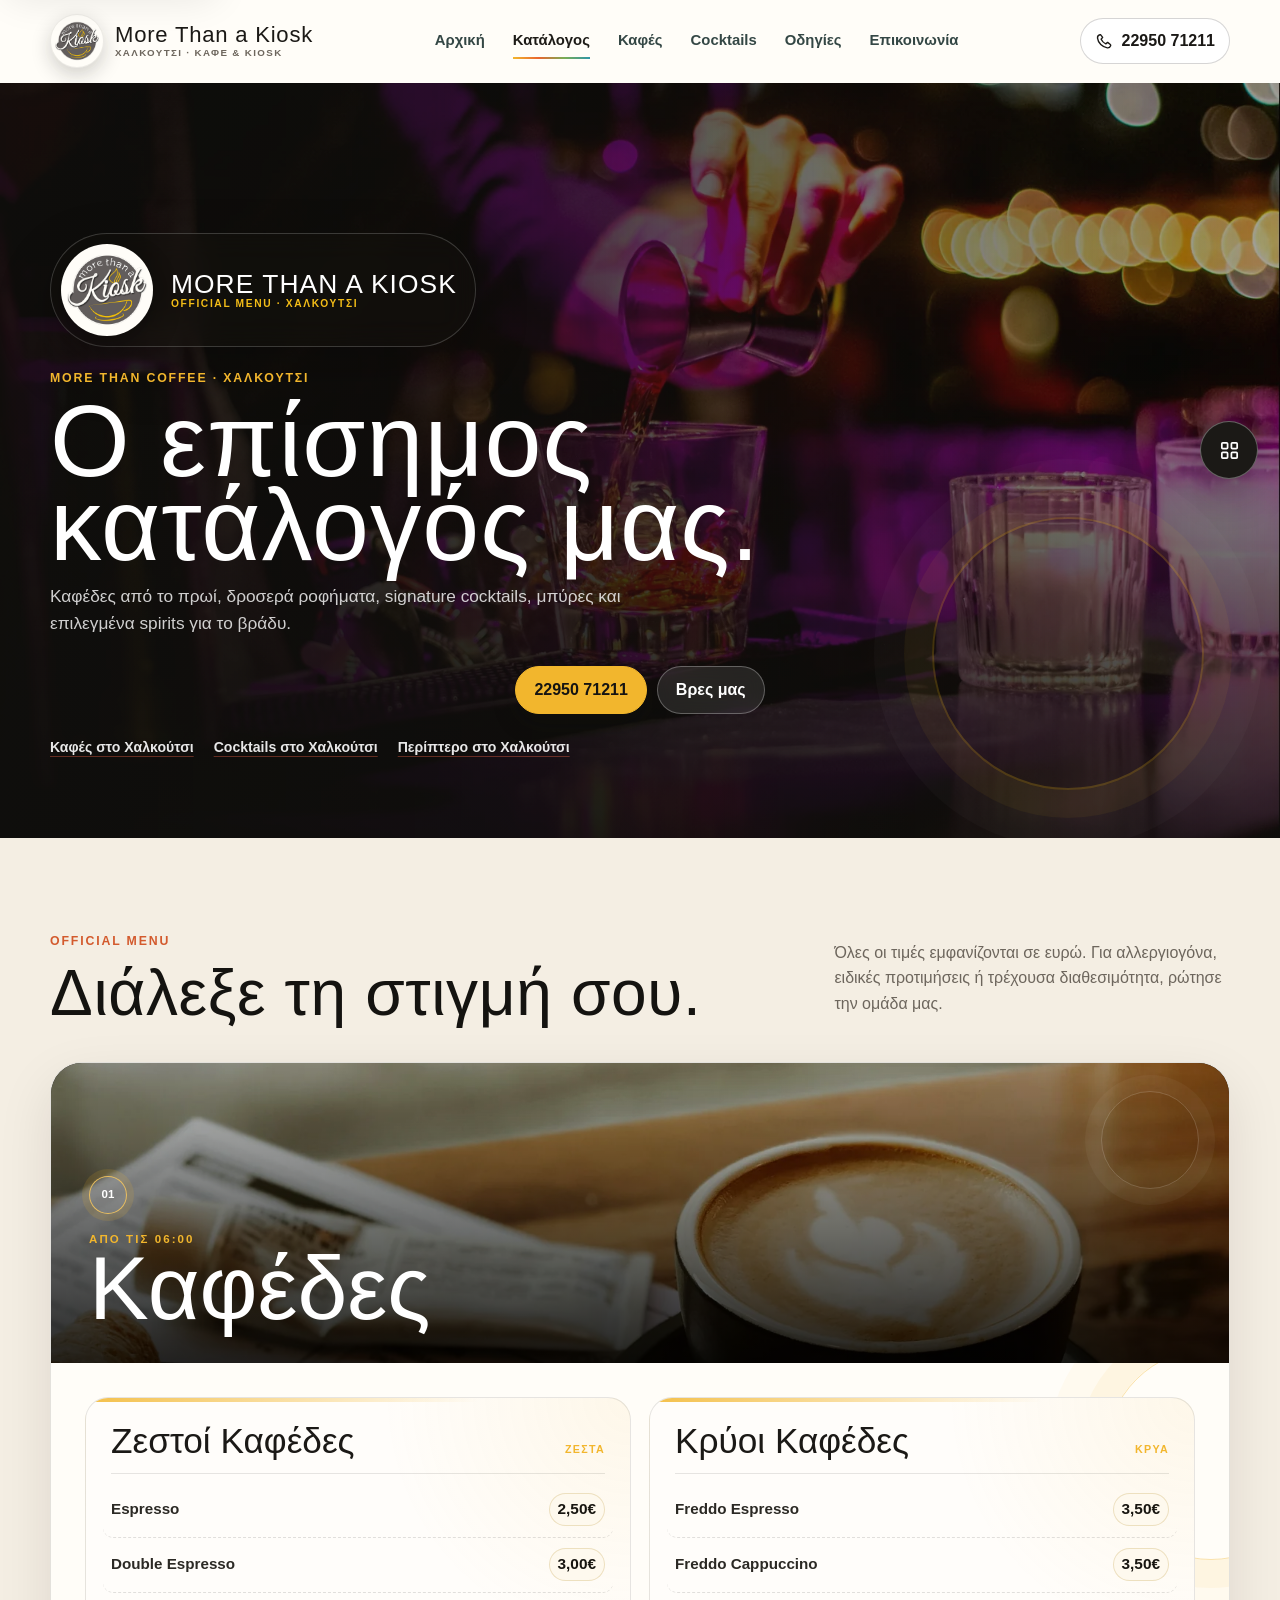
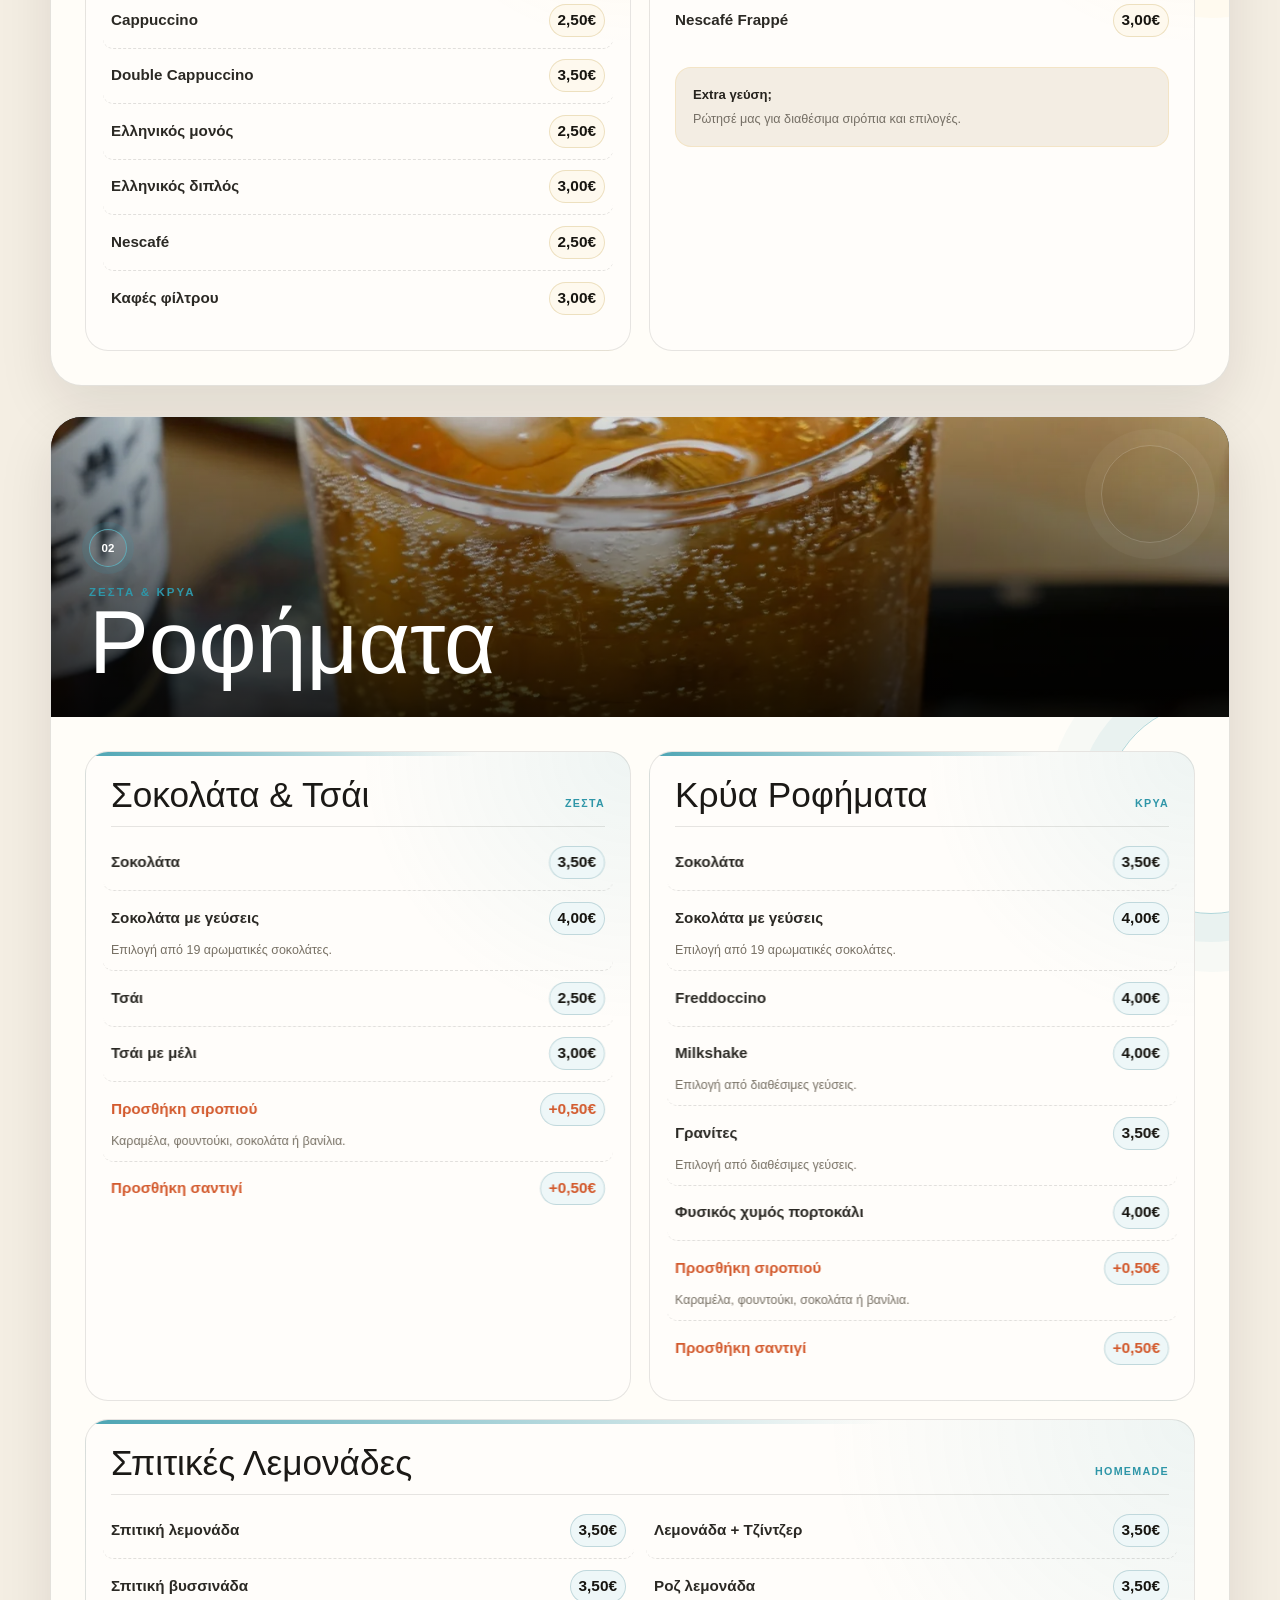
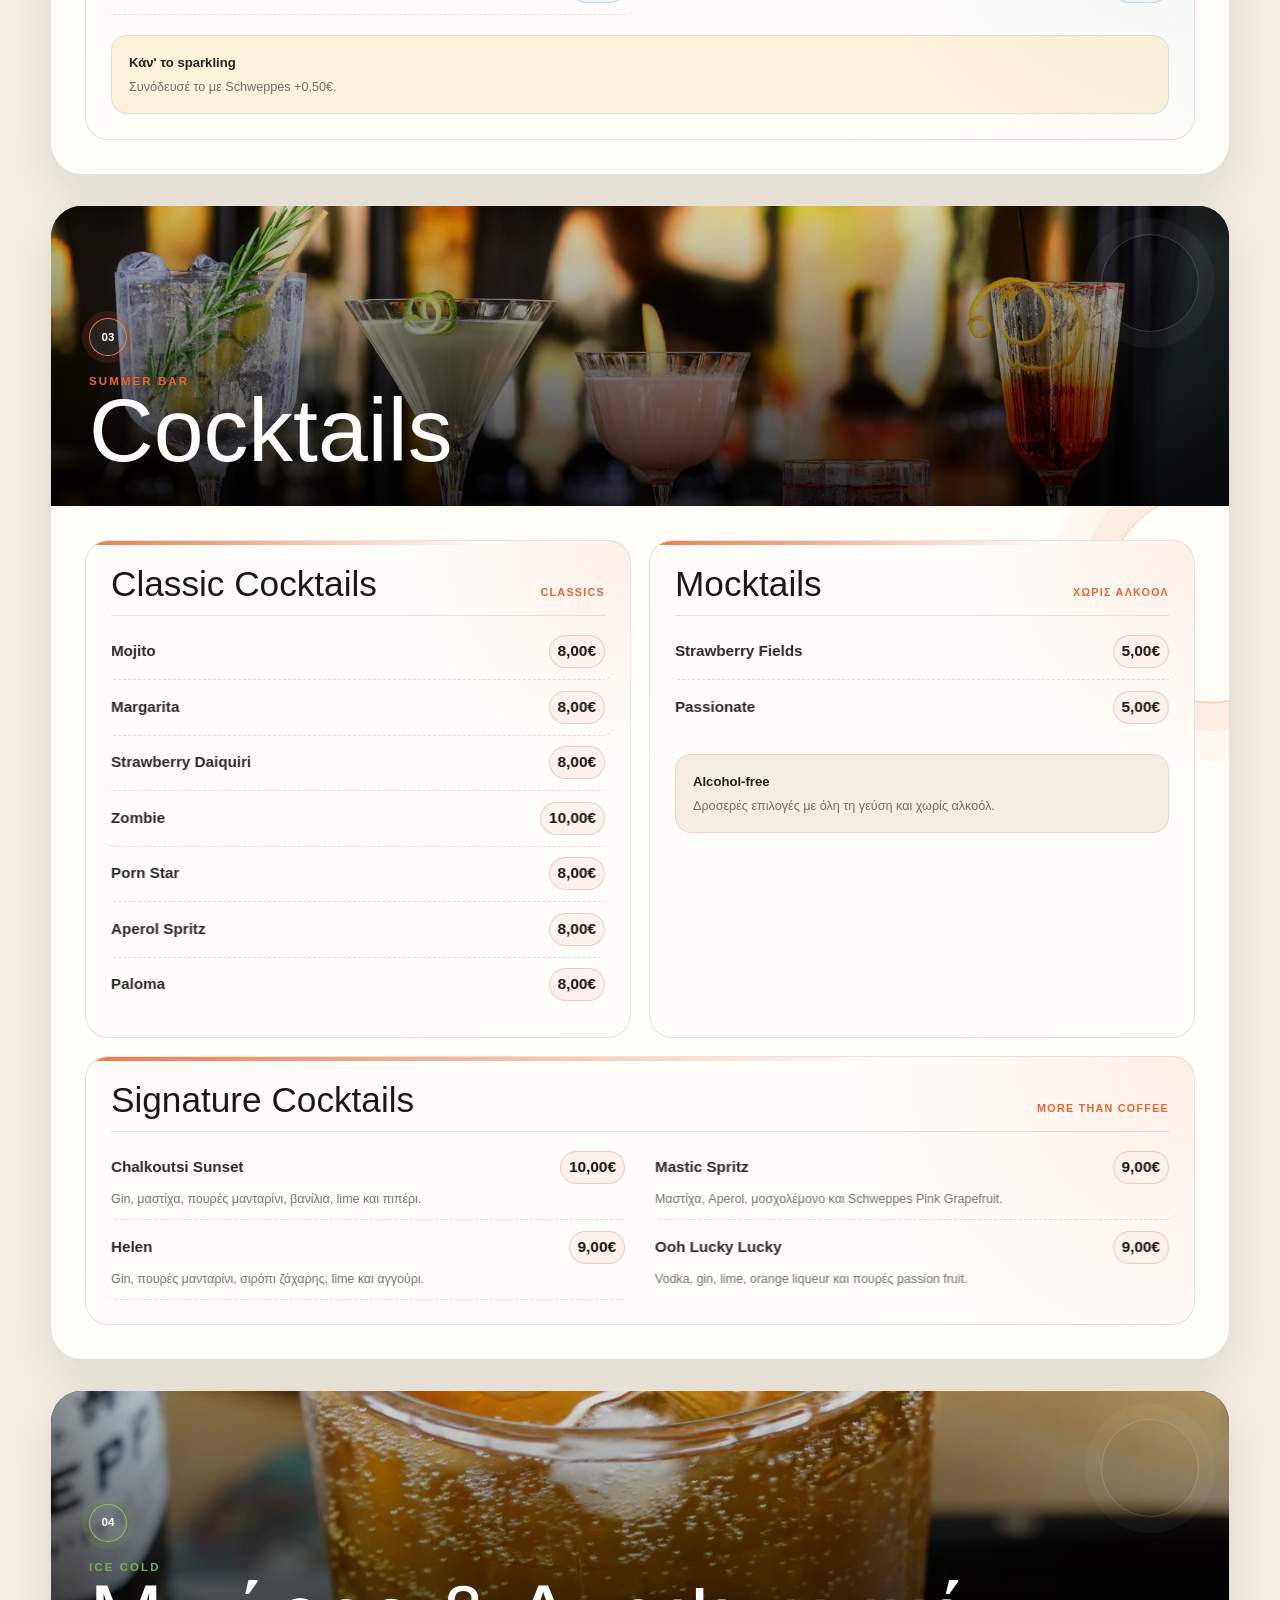
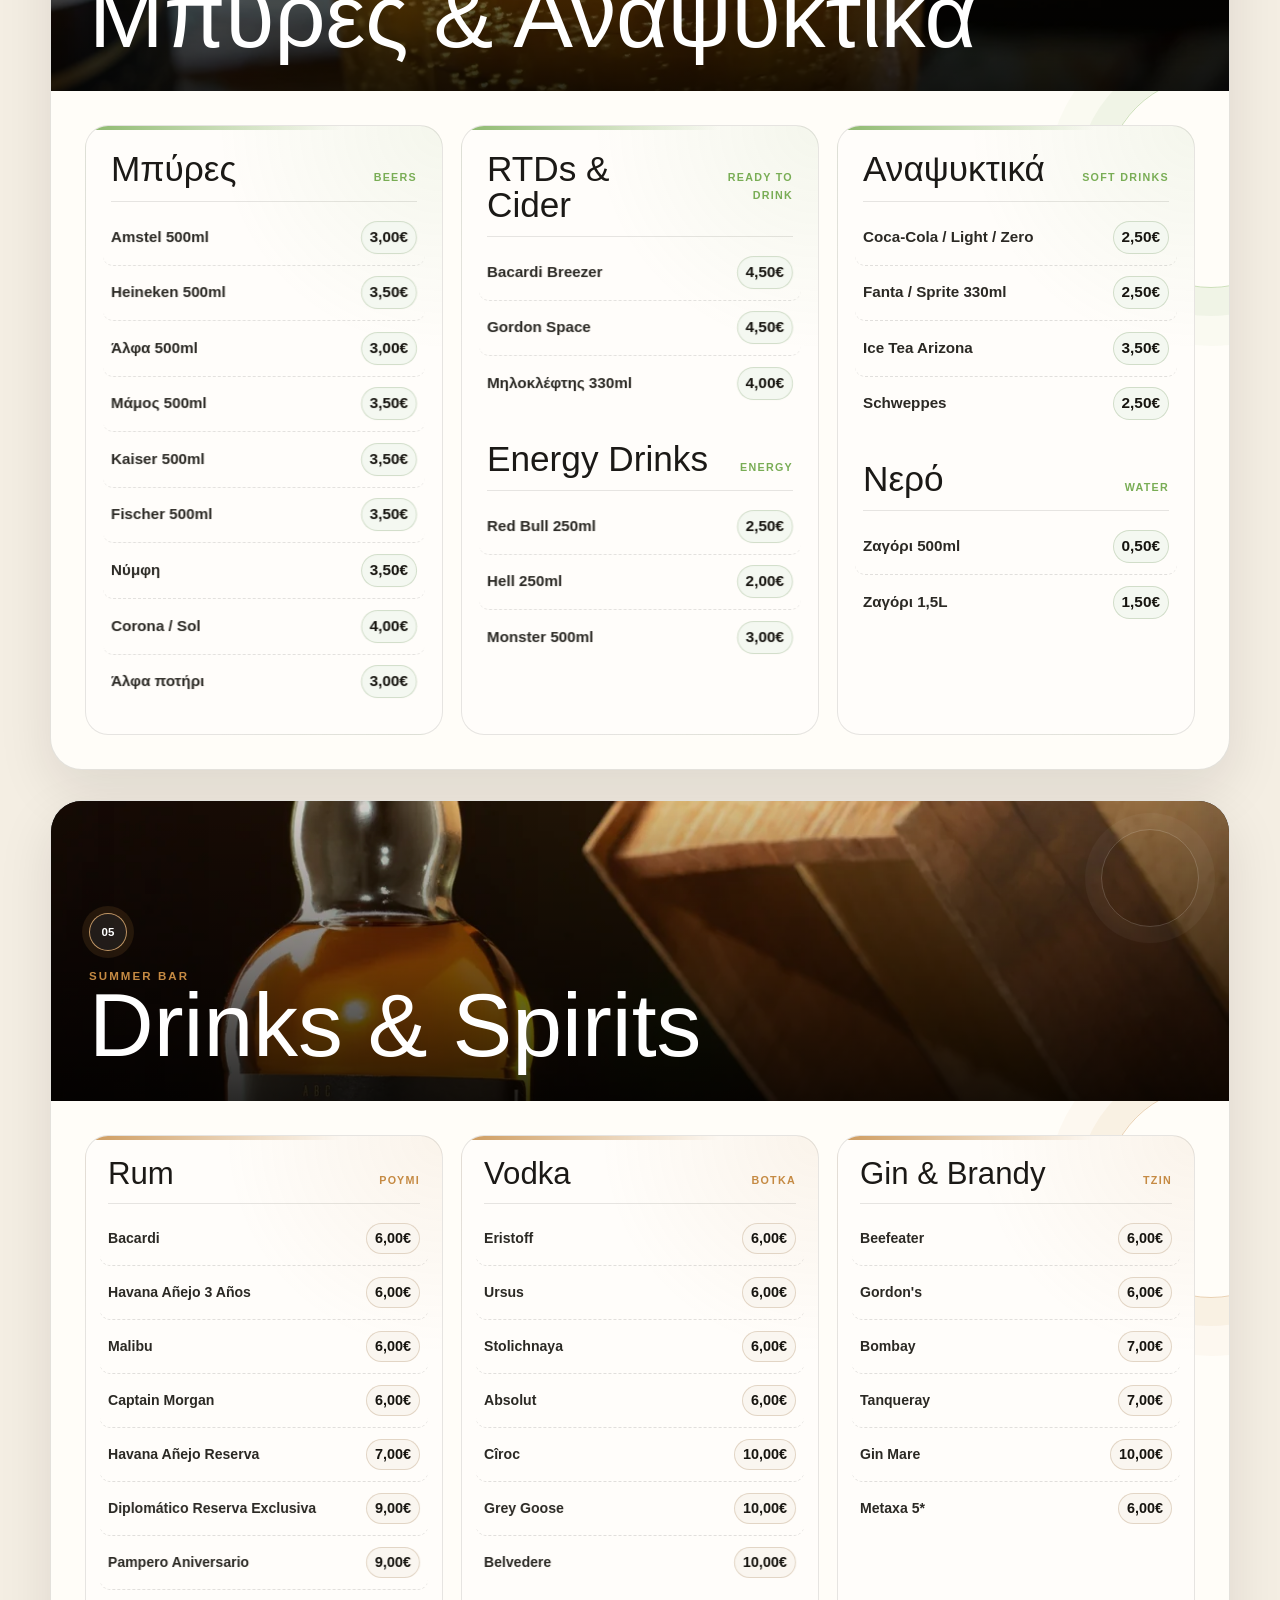
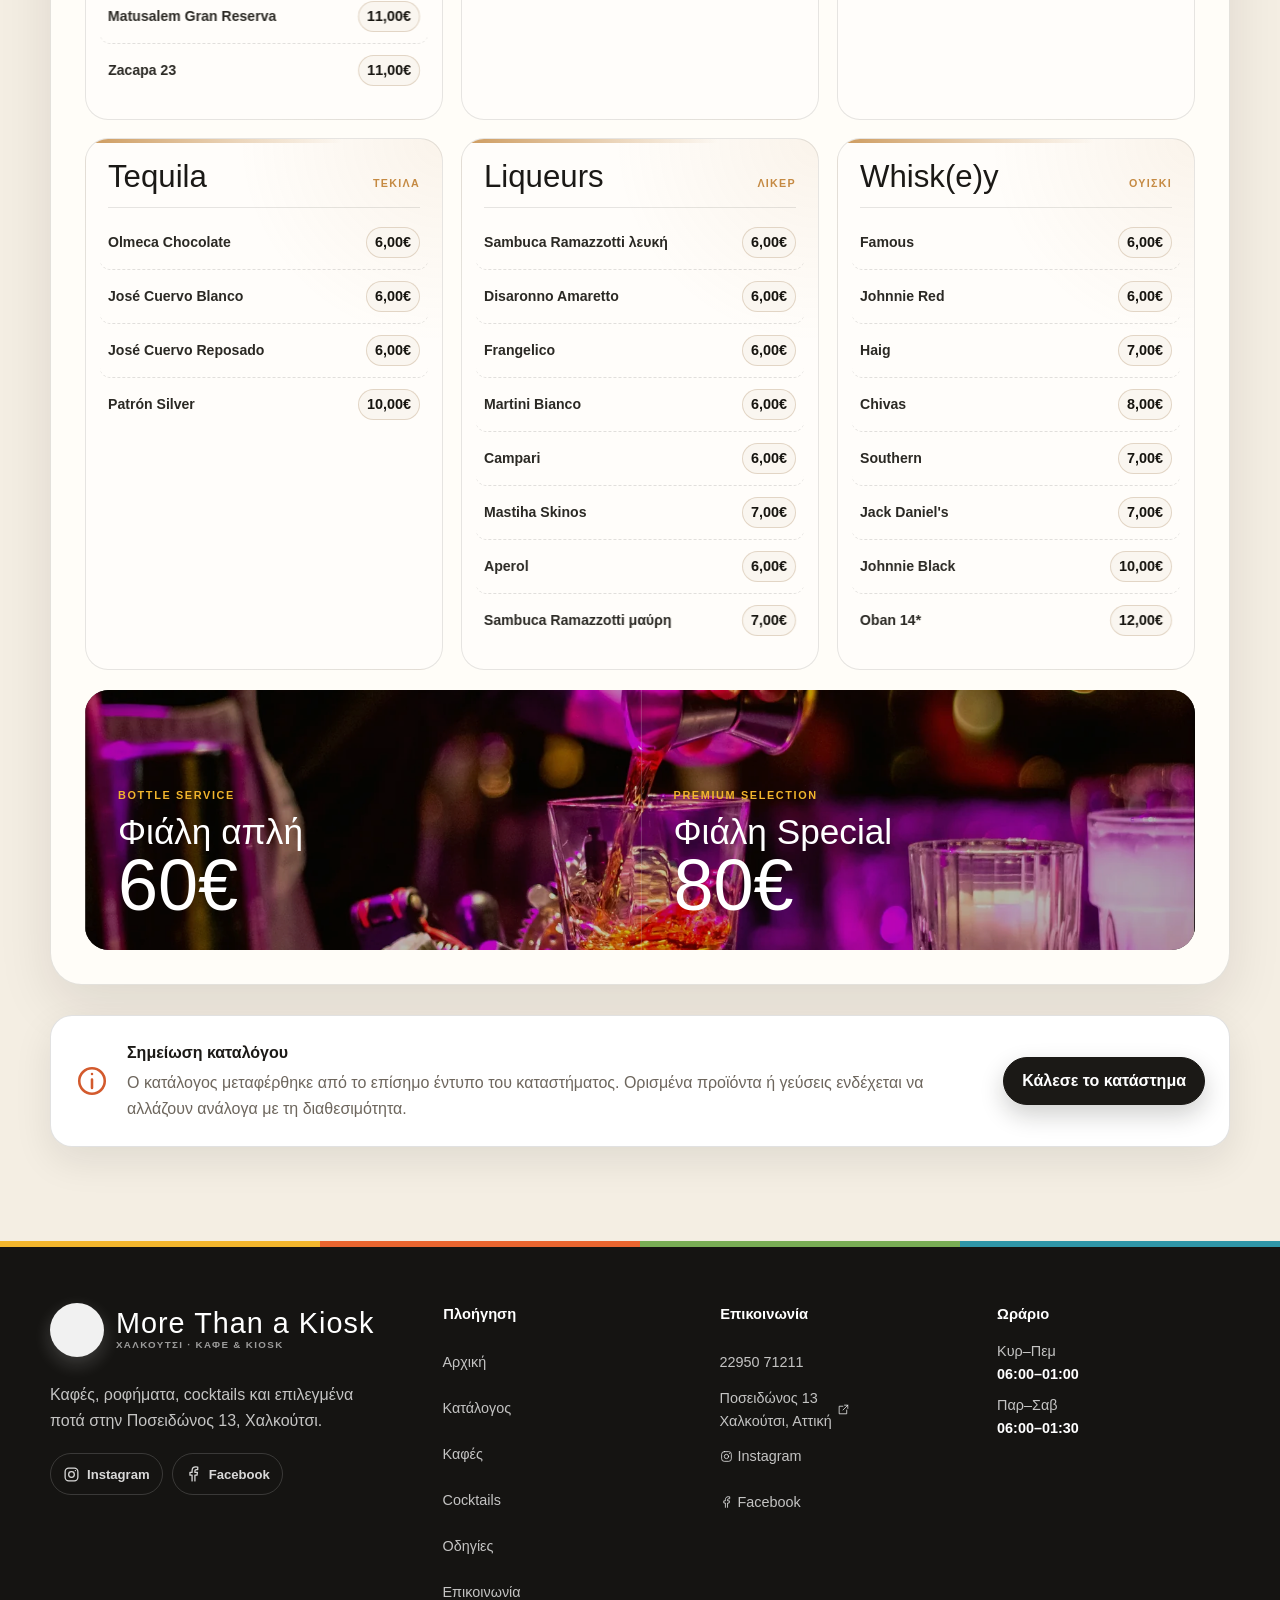
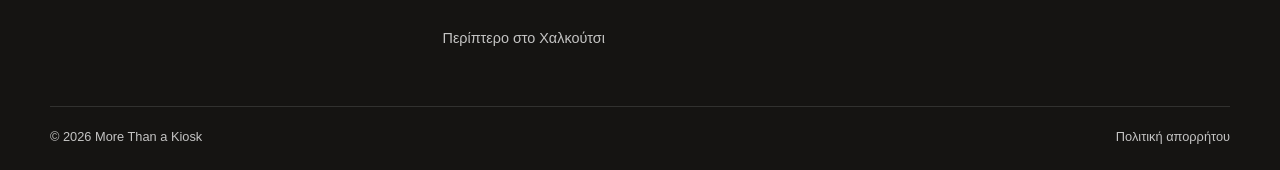
<file: menu.html>
<!DOCTYPE html>
<html class="no-js" data-environment="production" lang="el">
 <head>
  <meta charset="utf-8"/>
  <meta content="width=device-width, initial-scale=1, viewport-fit=cover" name="viewport"/>
  <meta content="#151412" name="theme-color"/>
  <meta content="strict-origin-when-cross-origin" name="referrer"/>
  <script src="js/boot.js">
  </script>
  <link href="assets/icons/favicon.png" rel="icon" sizes="96x96" type="image/png"/>
  
  
  
  <link href="css/styles.css" rel="stylesheet"/>
  <link href="css/responsive.css" rel="stylesheet"/>
  <link href="css/table-ordering.css?v=20260717-3" rel="stylesheet"/>
  <title>
   Menu Χαλκούτσι | Καφέδες, Cocktails, Μπύρες &amp; Ποτά
  </title>
  <meta content="Επίσημο menu στο Χαλκούτσι με τιμές για καφέδες, freddo, cocktails, mocktails, μπύρες, αναψυκτικά, spirits και φιάλες στο More Than a Kiosk." name="description"/>
  <meta content="index,follow,max-image-preview:large,max-snippet:-1,max-video-preview:-1" name="robots"/>
  <meta content="More Than a Kiosk" name="author"/>
  <meta content="GR-I" name="geo.region"/>
  <meta content="Χαλκούτσι" name="geo.placename"/>
  <meta content="38.3319277;23.7342694" name="geo.position"/>
  <meta content="38.3319277, 23.7342694" name="ICBM"/>
  <link href="https://alexzaxa.github.io/tester/menu.html" rel="canonical"/>
  <link href="https://alexzaxa.github.io/tester/menu.html" hreflang="el-GR" rel="alternate"/>
  <link href="https://alexzaxa.github.io/tester/menu.html" hreflang="x-default" rel="alternate"/>
  <link href="site.webmanifest" rel="manifest"/>
  <link href="assets/icons/apple-touch-icon.png" rel="apple-touch-icon" sizes="180x180"/>
  <meta content="website" property="og:type"/>
  <meta content="el_GR" property="og:locale"/>
  <meta content="More Than a Kiosk" property="og:site_name"/>
  <meta content="Menu Χαλκούτσι | Καφέδες, Cocktails, Μπύρες &amp; Ποτά" property="og:title"/>
  <meta content="Επίσημο menu στο Χαλκούτσι με τιμές για καφέδες, freddo, cocktails, mocktails, μπύρες, αναψυκτικά, spirits και φιάλες." property="og:description"/>
  <meta content="https://alexzaxa.github.io/tester/menu.html" property="og:url"/>
  <meta content="https://alexzaxa.github.io/tester/assets/images/brand/social-preview.jpg" property="og:image"/>
  <meta content="https://alexzaxa.github.io/tester/assets/images/brand/social-preview.jpg" property="og:image:secure_url"/>
  <meta content="image/jpeg" property="og:image:type"/>
  <meta content="1200" property="og:image:width"/>
  <meta content="630" property="og:image:height"/>
  <meta content="More Than a Kiosk στο Χαλκούτσι" property="og:image:alt"/>
  <meta content="summary_large_image" name="twitter:card"/>
  <meta content="Menu Χαλκούτσι | Καφέδες, Cocktails, Μπύρες &amp; Ποτά" name="twitter:title"/>
  <meta content="Επίσημο menu στο Χαλκούτσι με τιμές για καφέδες, freddo, cocktails, mocktails, μπύρες, αναψυκτικά, spirits και φιάλες." name="twitter:description"/>
  <meta content="https://alexzaxa.github.io/tester/assets/images/brand/social-preview.jpg" name="twitter:image"/>
  <meta content="More Than a Kiosk στο Χαλκούτσι" name="twitter:image:alt"/>
  <script type="application/ld+json">
   {"@context":"https://schema.org","@graph":[{"@type":["CafeOrCoffeeShop","ConvenienceStore"],"@id":"https://alexzaxa.github.io/tester/#business","name":"More Than a Kiosk","alternateName":["More Than Coffee","More Than a Kiosk, περίπτερο & καφέ"],"description":"Καφέ, cocktails, ποτά, αναψυκτικά, snacks και προϊόντα περιπτέρου στο Χαλκούτσι.","url":"https://alexzaxa.github.io/tester/","telephone":"+302295071211","logo":{"@type":"ImageObject","@id":"https://alexzaxa.github.io/tester/#logo","url":"https://alexzaxa.github.io/tester/assets/images/brand/more-than-kiosk-logo.png","contentUrl":"https://alexzaxa.github.io/tester/assets/images/brand/more-than-kiosk-logo.png","width":1000,"height":1000},"image":["https://alexzaxa.github.io/tester/assets/images/brand/social-preview.jpg","https://alexzaxa.github.io/tester/assets/images/licensed-stock/cafe-interior.jpg","https://alexzaxa.github.io/tester/assets/images/menu-stock/coffee-menu.webp","https://alexzaxa.github.io/tester/assets/images/menu-stock/cocktails-menu.webp"],"priceRange":"€–€€","currenciesAccepted":"EUR","address":{"@type":"PostalAddress","streetAddress":"Ποσειδώνος 13","addressLocality":"Χαλκούτσι","addressRegion":"Αττική","addressCountry":"GR"},"geo":{"@type":"GeoCoordinates","latitude":38.3319277,"longitude":23.7342694},"hasMap":"https://maps.app.goo.gl/wuxAspR66vvUeKUTA","hasMenu":"https://alexzaxa.github.io/tester/menu.html","servesCuisine":["Coffee","Cocktails","Snacks"],"areaServed":{"@type":"Place","name":"Χαλκούτσι, Αττική"},"sameAs":["https://maps.app.goo.gl/wuxAspR66vvUeKUTA","https://www.facebook.com/share/187zwPH4FL/?mibextid=wwXIfr","https://www.instagram.com/more_than_coffee_and_cocktail/"],"openingHoursSpecification":[{"@type":"OpeningHoursSpecification","dayOfWeek":["Monday","Tuesday","Wednesday","Thursday","Sunday"],"opens":"06:00","closes":"01:00"},{"@type":"OpeningHoursSpecification","dayOfWeek":["Friday","Saturday"],"opens":"06:00","closes":"01:30"}]},{"@type":"WebSite","@id":"https://alexzaxa.github.io/tester/#website","url":"https://alexzaxa.github.io/tester/","name":"More Than a Kiosk","alternateName":"More Than Coffee Χαλκούτσι","inLanguage":"el-GR","publisher":{"@id":"https://alexzaxa.github.io/tester/#business"}},{"@type":"BreadcrumbList","@id":"https://alexzaxa.github.io/tester/menu.html#breadcrumb","itemListElement":[{"@type":"ListItem","position":1,"name":"Αρχική","item":"https://alexzaxa.github.io/tester/"},{"@type":"ListItem","position":2,"name":"Κατάλογος","item":"https://alexzaxa.github.io/tester/menu.html"}]},{"@type":"CollectionPage","@id":"https://alexzaxa.github.io/tester/menu.html#webpage","url":"https://alexzaxa.github.io/tester/menu.html","name":"Menu Χαλκούτσι | Καφέδες, Cocktails, Μπύρες & Ποτά","description":"Επίσημο menu στο Χαλκούτσι με τιμές για καφέδες, freddo, cocktails, mocktails, μπύρες, αναψυκτικά, spirits και φιάλες στο More Than a Kiosk.","isPartOf":{"@id":"https://alexzaxa.github.io/tester/#website"},"about":{"@id":"https://alexzaxa.github.io/tester/#business"},"inLanguage":"el-GR","primaryImageOfPage":{"@type":"ImageObject","url":"https://alexzaxa.github.io/tester/assets/images/brand/social-preview.jpg","width":1200,"height":630},"breadcrumb":{"@id":"https://alexzaxa.github.io/tester/menu.html#breadcrumb"},"mainEntity":{"@type":"Menu","@id":"https://alexzaxa.github.io/tester/menu.html#menu","name":"Επίσημος κατάλογος More Than a Kiosk","url":"https://alexzaxa.github.io/tester/menu.html","inLanguage":"el-GR","provider":{"@id":"https://alexzaxa.github.io/tester/#business"}}}]}
  </script>
  
  <link href="assets/vendor/aos/aos.css" rel="stylesheet"/>
  <link href="css/coffee-motion.css" rel="stylesheet"/>
  <link href="https://www.instagram.com/more_than_coffee_and_cocktail/" rel="me"/>
  <link href="https://www.facebook.com/share/187zwPH4FL/?mibextid=wwXIfr" rel="me"/>
 </head>
 <body class="page-loading" data-page="menu">
<noscript><nav class="noscript-nav" aria-label="Βασική πλοήγηση"><a href="index.html">Αρχική</a><a href="menu.html">Κατάλογος</a><a href="directions.html">Οδηγίες</a><a href="contact.html">Επικοινωνία</a><a href="privacy.html">Απόρρητο</a></nav></noscript>
  <div aria-hidden="true" class="page-loader" data-page-loader="" role="presentation">
   <div class="page-loader-inner kiosk-loader-inner">
    <img alt="" class="loader-logo" height="1000" src="assets/images/brand/more-than-kiosk-logo.webp" width="1000"/>
    <span class="brand-wordmark">
     More Than a Kiosk
     <small>
      Χαλκούτσι · Καφέ &amp; Kiosk
     </small>
    </span>
    <span class="page-loader-label">
     Φόρτωση
    </span>
    <span aria-hidden="true" class="page-loader-track">
     <span>
     </span>
    </span>
   </div>
  </div>
  <a class="skip-link" href="#mainContent">
   Μετάβαση στον κατάλογο
  </a>
  <div data-shared-banner="">
  </div>
  <div data-shared-header="">
  </div>
  <div data-shared-drawer="">
  </div>
  <main id="mainContent">
   <section class="menu-page-hero official-menu-hero">
    <img alt="Bartender που ετοιμάζει ποτό στο μπαρ" class="official-menu-hero-image" height="1000" src="assets/images/menu-stock/bar-menu.webp" width="1600"/>
    <div aria-hidden="true" class="official-menu-hero-overlay">
    </div>
    <div class="container official-menu-hero-content">
     <div class="official-menu-brand-lockup" data-aos="zoom-in-right">
      <img alt="Επίσημο λογότυπο More Than a Kiosk" height="1000" src="assets/images/brand/more-than-kiosk-logo.webp" width="1000"/>
      <span>
       More Than a Kiosk
       <small>
        Official menu · Χαλκούτσι
       </small>
      </span>
     </div>
     <p class="eyebrow">
      More Than Coffee · Χαλκούτσι
     </p>
     <h1 class="section-title">
      Ο επίσημος
      <br/>
      κατάλογός μας.
     </h1>
     <p class="section-copy">
      Καφέδες από το πρωί, δροσερά ροφήματα, signature cocktails, μπύρες και επιλεγμένα spirits για το βράδυ.
     </p>
     <div class="hero-inline-actions">
      <a class="primary-button" href="tel:+302295071211">
       22950 71211
      </a>
      <a class="secondary-button" href="https://maps.app.goo.gl/wuxAspR66vvUeKUTA" rel="noopener noreferrer" target="_blank">
       Βρες μας
      </a>
     </div>
     <nav aria-label="Δημοφιλείς αναζητήσεις" class="menu-seo-links">
      <a href="coffee-chalkoutsi.html">
       Καφές στο Χαλκούτσι
      </a>
      <a href="cocktails-chalkoutsi.html">
       Cocktails στο Χαλκούτσι
      </a>
      <a href="kiosk-chalkoutsi.html">
       Περίπτερο στο Χαλκούτσι
      </a>
     </nav>
    </div>
   </section>
   <button aria-controls="menuCategoryNav" aria-expanded="false" aria-label="Άνοιγμα κατηγοριών καταλόγου" class="menu-category-fab" data-menu-category-toggle="" type="button">
    <span class="svg-icon" data-inline-icon="catalog"></span>
    <span class="menu-category-fab-label">Κατηγορίες</span>
   </button>
   <button aria-label="Κλείσιμο κατηγοριών" class="menu-category-backdrop" data-menu-category-close="" hidden type="button"></button>
   <nav aria-label="Κατηγορίες καταλόγου" aria-hidden="true" class="menu-category-nav" id="menuCategoryNav">
    <div class="container menu-category-nav-scroll">
     <a data-aos="fade-down" data-aos-delay="0" href="#coffee">
      Καφέδες
     </a>
     <a data-aos="fade-down" data-aos-delay="45" href="#beverages">
      Ροφήματα
     </a>
     <a data-aos="fade-down" data-aos-delay="90" href="#cocktails">
      Cocktails
     </a>
     <a data-aos="fade-down" data-aos-delay="135" href="#refreshments">
      Μπύρες &amp; Αναψυκτικά
     </a>
     <a data-aos="fade-down" data-aos-delay="180" href="#spirits">
      Ποτά
     </a>
    </div>
   </nav>
   <section class="section official-menu-section">
    <div class="container">
     <header class="official-menu-intro reveal">
      <div>
       <p class="eyebrow">
        Official Menu
       </p>
       <h2 class="section-title">
        Διάλεξε τη στιγμή σου.
       </h2>
      </div>
      <p>
       Όλες οι τιμές εμφανίζονται σε ευρώ. Για αλλεργιογόνα, ειδικές προτιμήσεις ή τρέχουσα διαθεσιμότητα, ρώτησε την ομάδα μας.
      </p>
     </header>
     <article class="catalog-panel reveal" data-aos="fade-up" data-aos-duration="780" data-menu-theme="coffee" id="coffee">
      <header class="catalog-panel-head">
       <img alt="Καφές με κρουασάν" height="1100" loading="lazy" src="assets/images/menu-stock/coffee-menu.webp" width="1600"/>
       <div aria-hidden="true" class="catalog-panel-shade">
       </div>
       <div class="catalog-panel-title">
        <span>
         01
        </span>
        <p>
         Από τις 06:00
        </p>
        <h2>
         Καφέδες
        </h2>
       </div>
      </header>
      <div class="catalog-panel-body">
       <div class="catalog-group-grid">
        <section class="catalog-group">
         <div class="catalog-group-heading">
          <h3>
           Ζεστοί Καφέδες
          </h3>
          <span>
           Ζεστά
          </span>
         </div>
         <ul class="menu-price-list">
          <li>
           <strong>
            Espresso
           </strong>
           <span>
            2,50€
           </span>
          </li>
          <li>
           <strong>
            Double Espresso
           </strong>
           <span>
            3,00€
           </span>
          </li>
          <li>
           <strong>
            Cappuccino
           </strong>
           <span>
            2,50€
           </span>
          </li>
          <li>
           <strong>
            Double Cappuccino
           </strong>
           <span>
            3,50€
           </span>
          </li>
          <li>
           <strong>
            Ελληνικός μονός
           </strong>
           <span>
            2,50€
           </span>
          </li>
          <li>
           <strong>
            Ελληνικός διπλός
           </strong>
           <span>
            3,00€
           </span>
          </li>
          <li>
           <strong>
            Nescafé
           </strong>
           <span>
            2,50€
           </span>
          </li>
          <li>
           <strong>
            Καφές φίλτρου
           </strong>
           <span>
            3,00€
           </span>
          </li>
         </ul>
        </section>
        <section class="catalog-group">
         <div class="catalog-group-heading">
          <h3>
           Κρύοι Καφέδες
          </h3>
          <span>
           Κρύα
          </span>
         </div>
         <ul class="menu-price-list">
          <li>
           <strong>
            Freddo Espresso
           </strong>
           <span>
            3,50€
           </span>
          </li>
          <li>
           <strong>
            Freddo Cappuccino
           </strong>
           <span>
            3,50€
           </span>
          </li>
          <li>
           <strong>
            Nescafé Frappé
           </strong>
           <span>
            3,00€
           </span>
          </li>
         </ul>
         <div class="menu-mini-note">
          <strong>
           Extra γεύση;
          </strong>
          <p>
           Ρώτησέ μας για διαθέσιμα σιρόπια και επιλογές.
          </p>
         </div>
        </section>
       </div>
      </div>
     </article>
     <article class="catalog-panel reveal" data-aos="fade-up" data-aos-duration="780" data-menu-theme="beverages" id="beverages">
      <header class="catalog-panel-head catalog-panel-head--beverages">
       <img alt="Δροσερό ποτό με πάγο" height="1000" loading="lazy" src="assets/images/menu-stock/beer-menu.webp" width="1400"/>
       <div aria-hidden="true" class="catalog-panel-shade">
       </div>
       <div class="catalog-panel-title">
        <span>
         02
        </span>
        <p>
         Ζεστά &amp; κρύα
        </p>
        <h2>
         Ροφήματα
        </h2>
       </div>
      </header>
      <div class="catalog-panel-body">
       <div class="catalog-group-grid">
        <section class="catalog-group">
         <div class="catalog-group-heading">
          <h3>
           Σοκολάτα &amp; Τσάι
          </h3>
          <span>
           Ζεστά
          </span>
         </div>
         <ul class="menu-price-list">
          <li>
           <strong>
            Σοκολάτα
           </strong>
           <span>
            3,50€
           </span>
          </li>
          <li class="menu-item-with-note">
           <strong>
            Σοκολάτα με γεύσεις
           </strong>
           <span>
            4,00€
           </span>
           <small>
            Επιλογή από 19 αρωματικές σοκολάτες.
           </small>
          </li>
          <li>
           <strong>
            Τσάι
           </strong>
           <span>
            2,50€
           </span>
          </li>
          <li>
           <strong>
            Τσάι με μέλι
           </strong>
           <span>
            3,00€
           </span>
          </li>
          <li class="menu-item-extra">
           <strong>
            Προσθήκη σιροπιού
           </strong>
           <span>
            +0,50€
           </span>
           <small>
            Καραμέλα, φουντούκι, σοκολάτα ή βανίλια.
           </small>
          </li>
          <li class="menu-item-extra">
           <strong>
            Προσθήκη σαντιγί
           </strong>
           <span>
            +0,50€
           </span>
          </li>
         </ul>
        </section>
        <section class="catalog-group">
         <div class="catalog-group-heading">
          <h3>
           Κρύα Ροφήματα
          </h3>
          <span>
           Κρύα
          </span>
         </div>
         <ul class="menu-price-list">
          <li>
           <strong>
            Σοκολάτα
           </strong>
           <span>
            3,50€
           </span>
          </li>
          <li class="menu-item-with-note">
           <strong>
            Σοκολάτα με γεύσεις
           </strong>
           <span>
            4,00€
           </span>
           <small>
            Επιλογή από 19 αρωματικές σοκολάτες.
           </small>
          </li>
          <li>
           <strong>
            Freddoccino
           </strong>
           <span>
            4,00€
           </span>
          </li>
          <li class="menu-item-with-note">
           <strong>
            Milkshake
           </strong>
           <span>
            4,00€
           </span>
           <small>
            Επιλογή από διαθέσιμες γεύσεις.
           </small>
          </li>
          <li class="menu-item-with-note">
           <strong>
            Γρανίτες
           </strong>
           <span>
            3,50€
           </span>
           <small>
            Επιλογή από διαθέσιμες γεύσεις.
           </small>
          </li>
          <li>
           <strong>
            Φυσικός χυμός πορτοκάλι
           </strong>
           <span>
            4,00€
           </span>
          </li>
          <li class="menu-item-extra">
           <strong>
            Προσθήκη σιροπιού
           </strong>
           <span>
            +0,50€
           </span>
           <small>
            Καραμέλα, φουντούκι, σοκολάτα ή βανίλια.
           </small>
          </li>
          <li class="menu-item-extra">
           <strong>
            Προσθήκη σαντιγί
           </strong>
           <span>
            +0,50€
           </span>
          </li>
         </ul>
        </section>
        <section class="catalog-group catalog-group--wide">
         <div class="catalog-group-heading">
          <h3>
           Σπιτικές Λεμονάδες
          </h3>
          <span>
           Homemade
          </span>
         </div>
         <ul class="menu-price-list menu-price-list--columns">
          <li>
           <strong>
            Σπιτική λεμονάδα
           </strong>
           <span>
            3,50€
           </span>
          </li>
          <li>
           <strong>
            Λεμονάδα + Τζίντζερ
           </strong>
           <span>
            3,50€
           </span>
          </li>
          <li>
           <strong>
            Σπιτική βυσσινάδα
           </strong>
           <span>
            3,50€
           </span>
          </li>
          <li>
           <strong>
            Ροζ λεμονάδα
           </strong>
           <span>
            3,50€
           </span>
          </li>
         </ul>
         <div class="menu-mini-note menu-mini-note--accent">
          <strong>
           Κάν' το sparkling
          </strong>
          <p>
           Συνόδευσέ το με Schweppes +0,50€.
          </p>
         </div>
        </section>
       </div>
      </div>
     </article>
     <article class="catalog-panel reveal" data-aos="fade-up" data-aos-duration="780" data-menu-theme="cocktails" id="cocktails">
      <header class="catalog-panel-head catalog-panel-head--cocktails">
       <img alt="Ποικιλία από πολύχρωμα cocktails" height="1000" loading="lazy" src="assets/images/menu-stock/cocktails-menu.webp" width="1600"/>
       <div aria-hidden="true" class="catalog-panel-shade">
       </div>
       <div class="catalog-panel-title">
        <span>
         03
        </span>
        <p>
         Summer bar
        </p>
        <h2>
         Cocktails
        </h2>
       </div>
      </header>
      <div class="catalog-panel-body">
       <div class="catalog-group-grid">
        <section class="catalog-group">
         <div class="catalog-group-heading">
          <h3>
           Classic Cocktails
          </h3>
          <span>
           Classics
          </span>
         </div>
         <ul class="menu-price-list">
          <li>
           <strong>
            Mojito
           </strong>
           <span>
            8,00€
           </span>
          </li>
          <li>
           <strong>
            Margarita
           </strong>
           <span>
            8,00€
           </span>
          </li>
          <li>
           <strong>
            Strawberry Daiquiri
           </strong>
           <span>
            8,00€
           </span>
          </li>
          <li>
           <strong>
            Zombie
           </strong>
           <span>
            10,00€
           </span>
          </li>
          <li>
           <strong>
            Porn Star
           </strong>
           <span>
            8,00€
           </span>
          </li>
          <li>
           <strong>
            Aperol Spritz
           </strong>
           <span>
            8,00€
           </span>
          </li>
          <li>
           <strong>
            Paloma
           </strong>
           <span>
            8,00€
           </span>
          </li>
         </ul>
        </section>
        <section class="catalog-group">
         <div class="catalog-group-heading">
          <h3>
           Mocktails
          </h3>
          <span>
           Χωρίς αλκοόλ
          </span>
         </div>
         <ul class="menu-price-list">
          <li>
           <strong>
            Strawberry Fields
           </strong>
           <span>
            5,00€
           </span>
          </li>
          <li>
           <strong>
            Passionate
           </strong>
           <span>
            5,00€
           </span>
          </li>
         </ul>
         <div class="menu-mini-note">
          <strong>
           Alcohol-free
          </strong>
          <p>
           Δροσερές επιλογές με όλη τη γεύση και χωρίς αλκοόλ.
          </p>
         </div>
        </section>
        <section class="catalog-group catalog-group--wide signature-cocktails">
         <div class="catalog-group-heading">
          <h3>
           Signature Cocktails
          </h3>
          <span>
           More Than Coffee
          </span>
         </div>
         <ul class="menu-price-list">
          <li class="menu-item-with-note">
           <strong>
            Chalkoutsi Sunset
           </strong>
           <span>
            10,00€
           </span>
           <small>
            Gin, μαστίχα, πουρές μανταρίνι, βανίλια, lime και πιπέρι.
           </small>
          </li>
          <li class="menu-item-with-note">
           <strong>
            Mastic Spritz
           </strong>
           <span>
            9,00€
           </span>
           <small>
            Μαστίχα, Aperol, μοσχολέμονο και Schweppes Pink Grapefruit.
           </small>
          </li>
          <li class="menu-item-with-note">
           <strong>
            Helen
           </strong>
           <span>
            9,00€
           </span>
           <small>
            Gin, πουρές μανταρίνι, σιρόπι ζάχαρης, lime και αγγούρι.
           </small>
          </li>
          <li class="menu-item-with-note">
           <strong>
            Ooh Lucky Lucky
           </strong>
           <span>
            9,00€
           </span>
           <small>
            Vodka, gin, lime, orange liqueur και πουρές passion fruit.
           </small>
          </li>
         </ul>
        </section>
       </div>
      </div>
     </article>
     <article class="catalog-panel reveal" data-aos="fade-up" data-aos-duration="780" data-menu-theme="refreshments" id="refreshments">
      <header class="catalog-panel-head catalog-panel-head--refreshments">
       <img alt="Παγωμένη μπύρα με πάγο" height="1000" loading="lazy" src="assets/images/menu-stock/beer-menu.webp" width="1400"/>
       <div aria-hidden="true" class="catalog-panel-shade">
       </div>
       <div class="catalog-panel-title">
        <span>
         04
        </span>
        <p>
         Ice cold
        </p>
        <h2>
         Μπύρες &amp; Αναψυκτικά
        </h2>
       </div>
      </header>
      <div class="catalog-panel-body">
       <div class="catalog-group-grid catalog-group-grid--three">
        <section class="catalog-group">
         <div class="catalog-group-heading">
          <h3>
           Μπύρες
          </h3>
          <span>
           Beers
          </span>
         </div>
         <ul class="menu-price-list">
          <li>
           <strong>
            Amstel 500ml
           </strong>
           <span>
            3,00€
           </span>
          </li>
          <li>
           <strong>
            Heineken 500ml
           </strong>
           <span>
            3,50€
           </span>
          </li>
          <li>
           <strong>
            Άλφα 500ml
           </strong>
           <span>
            3,00€
           </span>
          </li>
          <li>
           <strong>
            Μάμος 500ml
           </strong>
           <span>
            3,50€
           </span>
          </li>
          <li>
           <strong>
            Kaiser 500ml
           </strong>
           <span>
            3,50€
           </span>
          </li>
          <li>
           <strong>
            Fischer 500ml
           </strong>
           <span>
            3,50€
           </span>
          </li>
          <li>
           <strong>
            Νύμφη
           </strong>
           <span>
            3,50€
           </span>
          </li>
          <li>
           <strong>
            Corona / Sol
           </strong>
           <span>
            4,00€
           </span>
          </li>
          <li>
           <strong>
            Άλφα ποτήρι
           </strong>
           <span>
            3,00€
           </span>
          </li>
         </ul>
        </section>
        <section class="catalog-group">
         <div class="catalog-group-heading">
          <h3>
           RTDs &amp; Cider
          </h3>
          <span>
           Ready to drink
          </span>
         </div>
         <ul class="menu-price-list">
          <li>
           <strong>
            Bacardi Breezer
           </strong>
           <span>
            4,50€
           </span>
          </li>
          <li>
           <strong>
            Gordon Space
           </strong>
           <span>
            4,50€
           </span>
          </li>
          <li>
           <strong>
            Μηλοκλέφτης 330ml
           </strong>
           <span>
            4,00€
           </span>
          </li>
         </ul>
         <div class="catalog-group-heading catalog-group-heading--sub">
          <h3>
           Energy Drinks
          </h3>
          <span>
           Energy
          </span>
         </div>
         <ul class="menu-price-list">
          <li>
           <strong>
            Red Bull 250ml
           </strong>
           <span>
            2,50€
           </span>
          </li>
          <li>
           <strong>
            Hell 250ml
           </strong>
           <span>
            2,00€
           </span>
          </li>
          <li>
           <strong>
            Monster 500ml
           </strong>
           <span>
            3,00€
           </span>
          </li>
         </ul>
        </section>
        <section class="catalog-group">
         <div class="catalog-group-heading">
          <h3>
           Αναψυκτικά
          </h3>
          <span>
           Soft drinks
          </span>
         </div>
         <ul class="menu-price-list">
          <li>
           <strong>
            Coca-Cola / Light / Zero
           </strong>
           <span>
            2,50€
           </span>
          </li>
          <li>
           <strong>
            Fanta / Sprite 330ml
           </strong>
           <span>
            2,50€
           </span>
          </li>
          <li>
           <strong>
            Ice Tea Arizona
           </strong>
           <span>
            3,50€
           </span>
          </li>
          <li>
           <strong>
            Schweppes
           </strong>
           <span>
            2,50€
           </span>
          </li>
         </ul>
         <div class="catalog-group-heading catalog-group-heading--sub">
          <h3>
           Νερό
          </h3>
          <span>
           Water
          </span>
         </div>
         <ul class="menu-price-list">
          <li>
           <strong>
            Ζαγόρι 500ml
           </strong>
           <span>
            0,50€
           </span>
          </li>
          <li>
           <strong>
            Ζαγόρι 1,5L
           </strong>
           <span>
            1,50€
           </span>
          </li>
         </ul>
        </section>
       </div>
      </div>
     </article>
     <article class="catalog-panel reveal" data-aos="fade-up" data-aos-duration="780" data-menu-theme="spirits" id="spirits">
      <header class="catalog-panel-head catalog-panel-head--spirits">
       <img alt="Μπουκάλι whisky και ποτήρι" height="1500" loading="lazy" src="assets/images/menu-stock/spirits-menu.webp" width="1200"/>
       <div aria-hidden="true" class="catalog-panel-shade">
       </div>
       <div class="catalog-panel-title">
        <span>
         05
        </span>
        <p>
         Summer bar
        </p>
        <h2>
         Drinks &amp; Spirits
        </h2>
       </div>
      </header>
      <div class="catalog-panel-body">
       <div class="catalog-group-grid catalog-group-grid--three spirits-grid">
        <section class="catalog-group">
         <div class="catalog-group-heading">
          <h3>
           Rum
          </h3>
          <span>
           Ρούμι
          </span>
         </div>
         <ul class="menu-price-list">
          <li>
           <strong>
            Bacardi
           </strong>
           <span>
            6,00€
           </span>
          </li>
          <li>
           <strong>
            Havana Añejo 3 Años
           </strong>
           <span>
            6,00€
           </span>
          </li>
          <li>
           <strong>
            Malibu
           </strong>
           <span>
            6,00€
           </span>
          </li>
          <li>
           <strong>
            Captain Morgan
           </strong>
           <span>
            6,00€
           </span>
          </li>
          <li>
           <strong>
            Havana Añejo Reserva
           </strong>
           <span>
            7,00€
           </span>
          </li>
          <li>
           <strong>
            Diplomático Reserva Exclusiva
           </strong>
           <span>
            9,00€
           </span>
          </li>
          <li>
           <strong>
            Pampero Aniversario
           </strong>
           <span>
            9,00€
           </span>
          </li>
          <li>
           <strong>
            Matusalem Gran Reserva
           </strong>
           <span>
            11,00€
           </span>
          </li>
          <li>
           <strong>
            Zacapa 23
           </strong>
           <span>
            11,00€
           </span>
          </li>
         </ul>
        </section>
        <section class="catalog-group">
         <div class="catalog-group-heading">
          <h3>
           Vodka
          </h3>
          <span>
           Βότκα
          </span>
         </div>
         <ul class="menu-price-list">
          <li>
           <strong>
            Eristoff
           </strong>
           <span>
            6,00€
           </span>
          </li>
          <li>
           <strong>
            Ursus
           </strong>
           <span>
            6,00€
           </span>
          </li>
          <li>
           <strong>
            Stolichnaya
           </strong>
           <span>
            6,00€
           </span>
          </li>
          <li>
           <strong>
            Absolut
           </strong>
           <span>
            6,00€
           </span>
          </li>
          <li>
           <strong>
            Cîroc
           </strong>
           <span>
            10,00€
           </span>
          </li>
          <li>
           <strong>
            Grey Goose
           </strong>
           <span>
            10,00€
           </span>
          </li>
          <li>
           <strong>
            Belvedere
           </strong>
           <span>
            10,00€
           </span>
          </li>
         </ul>
        </section>
        <section class="catalog-group">
         <div class="catalog-group-heading">
          <h3>
           Gin &amp; Brandy
          </h3>
          <span>
           Τζιν
          </span>
         </div>
         <ul class="menu-price-list">
          <li>
           <strong>
            Beefeater
           </strong>
           <span>
            6,00€
           </span>
          </li>
          <li>
           <strong>
            Gordon's
           </strong>
           <span>
            6,00€
           </span>
          </li>
          <li>
           <strong>
            Bombay
           </strong>
           <span>
            7,00€
           </span>
          </li>
          <li>
           <strong>
            Tanqueray
           </strong>
           <span>
            7,00€
           </span>
          </li>
          <li>
           <strong>
            Gin Mare
           </strong>
           <span>
            10,00€
           </span>
          </li>
          <li>
           <strong>
            Metaxa 5*
           </strong>
           <span>
            6,00€
           </span>
          </li>
         </ul>
        </section>
        <section class="catalog-group">
         <div class="catalog-group-heading">
          <h3>
           Tequila
          </h3>
          <span>
           Τεκίλα
          </span>
         </div>
         <ul class="menu-price-list">
          <li>
           <strong>
            Olmeca Chocolate
           </strong>
           <span>
            6,00€
           </span>
          </li>
          <li>
           <strong>
            José Cuervo Blanco
           </strong>
           <span>
            6,00€
           </span>
          </li>
          <li>
           <strong>
            José Cuervo Reposado
           </strong>
           <span>
            6,00€
           </span>
          </li>
          <li>
           <strong>
            Patrón Silver
           </strong>
           <span>
            10,00€
           </span>
          </li>
         </ul>
        </section>
        <section class="catalog-group">
         <div class="catalog-group-heading">
          <h3>
           Liqueurs
          </h3>
          <span>
           Λικέρ
          </span>
         </div>
         <ul class="menu-price-list">
          <li>
           <strong>
            Sambuca Ramazzotti λευκή
           </strong>
           <span>
            6,00€
           </span>
          </li>
          <li>
           <strong>
            Disaronno Amaretto
           </strong>
           <span>
            6,00€
           </span>
          </li>
          <li>
           <strong>
            Frangelico
           </strong>
           <span>
            6,00€
           </span>
          </li>
          <li>
           <strong>
            Martini Bianco
           </strong>
           <span>
            6,00€
           </span>
          </li>
          <li>
           <strong>
            Campari
           </strong>
           <span>
            6,00€
           </span>
          </li>
          <li>
           <strong>
            Mastiha Skinos
           </strong>
           <span>
            7,00€
           </span>
          </li>
          <li>
           <strong>
            Aperol
           </strong>
           <span>
            6,00€
           </span>
          </li>
          <li>
           <strong>
            Sambuca Ramazzotti μαύρη
           </strong>
           <span>
            7,00€
           </span>
          </li>
         </ul>
        </section>
        <section class="catalog-group">
         <div class="catalog-group-heading">
          <h3>
           Whisk(e)y
          </h3>
          <span>
           Ουίσκι
          </span>
         </div>
         <ul class="menu-price-list">
          <li>
           <strong>
            Famous
           </strong>
           <span>
            6,00€
           </span>
          </li>
          <li>
           <strong>
            Johnnie Red
           </strong>
           <span>
            6,00€
           </span>
          </li>
          <li>
           <strong>
            Haig
           </strong>
           <span>
            7,00€
           </span>
          </li>
          <li>
           <strong>
            Chivas
           </strong>
           <span>
            8,00€
           </span>
          </li>
          <li>
           <strong>
            Southern
           </strong>
           <span>
            7,00€
           </span>
          </li>
          <li>
           <strong>
            Jack Daniel's
           </strong>
           <span>
            7,00€
           </span>
          </li>
          <li>
           <strong>
            Johnnie Black
           </strong>
           <span>
            10,00€
           </span>
          </li>
          <li>
           <strong>
            Oban 14*
           </strong>
           <span>
            12,00€
           </span>
          </li>
         </ul>
        </section>
       </div>
       <aside class="bottle-pricing">
        <img alt="Bartender στο μπαρ" height="1000" loading="lazy" src="assets/images/menu-stock/bar-menu.webp" width="1600"/>
        <div aria-hidden="true" class="bottle-pricing-overlay">
        </div>
        <div>
         <p>
          Bottle Service
         </p>
         <h3>
          Φιάλη απλή
         </h3>
         <strong>
          60€
         </strong>
        </div>
        <div>
         <p>
          Premium Selection
         </p>
         <h3>
          Φιάλη Special
         </h3>
         <strong>
          80€
         </strong>
        </div>
       </aside>
      </div>
     </article>
     <aside class="official-menu-note reveal">
      <span class="svg-icon" data-inline-icon="info">
      </span>
      <div>
       <strong>
        Σημείωση καταλόγου
       </strong>
       <p>
        Ο κατάλογος μεταφέρθηκε από το επίσημο έντυπο του καταστήματος. Ορισμένα προϊόντα ή γεύσεις ενδέχεται να αλλάζουν ανάλογα με τη διαθεσιμότητα.
       </p>
      </div>
      <a class="primary-button" href="tel:+302295071211">
       Κάλεσε το κατάστημα
      </a>
     </aside>
    </div>
   </section>
  </main>
  <div aria-live="polite" class="table-order-status" data-table-order-status hidden></div>
  <button class="order-cart-button" data-order-cart-button hidden type="button" aria-controls="tableOrderPanel" aria-expanded="false">
   <span>Παραγγελία <small data-cart-button-total>0,00 €</small></span><strong data-cart-count>0</strong>
  </button>
  <button class="order-panel-backdrop" data-order-backdrop hidden type="button" aria-label="Κλείσιμο παραγγελίας"></button>
  <aside class="table-order-panel" id="tableOrderPanel" data-order-panel hidden aria-label="Η παραγγελία σας">
   <header><div><small data-table-label></small><h2>Η παραγγελία σας</h2></div><button type="button" data-close-order aria-label="Κλείσιμο">×</button></header>
   <div class="order-summary-strip">
    <div><small>Ήδη στάλθηκαν</small><strong data-submitted-total>0,00 €</strong></div>
    <div><small>Νέα προϊόντα</small><strong data-pending-total>0,00 €</strong></div>
   </div>
   <div class="customer-order-history" data-customer-orders hidden></div>
   <div class="order-round-head"><strong>Τρέχουσα προσθήκη</strong><button data-clear-order type="button">Καθαρισμός</button></div>
   <div class="table-order-items" data-order-items></div>
   <label class="order-notes">Σημειώσεις<textarea data-order-notes maxlength="300" placeholder="Π.χ. χωρίς ζάχαρη"></textarea></label>
   <button class="call-waiter-button" data-call-waiter type="button">🔔 Καλέστε σερβιτόρο</button>
   <footer><strong><small>Σύνολο τραπεζιού</small><span data-order-total>0,00 €</span></strong><button class="primary-button" data-submit-order type="button">Αποστολή παραγγελίας</button></footer>
  </aside>
  <div data-shared-footer="">
  </div>
  <div data-shared-bottom-nav="">
  </div>
  <script src="js/icons.js">
  </script>
  <script src="js/layout.js">
  </script>
  <script src="js/app.js">
  </script>
  <script src="js/supabase-config.js"></script>
  <script src="js/table-ordering.js?v=20260717-6"></script>
  <script src="assets/vendor/aos/aos.js">
  </script>
  <script src="assets/vendor/anime/anime.min.js">
  </script>
  <script src="js/coffee-motion.js">
  </script>
 </body>
</html>
</file>
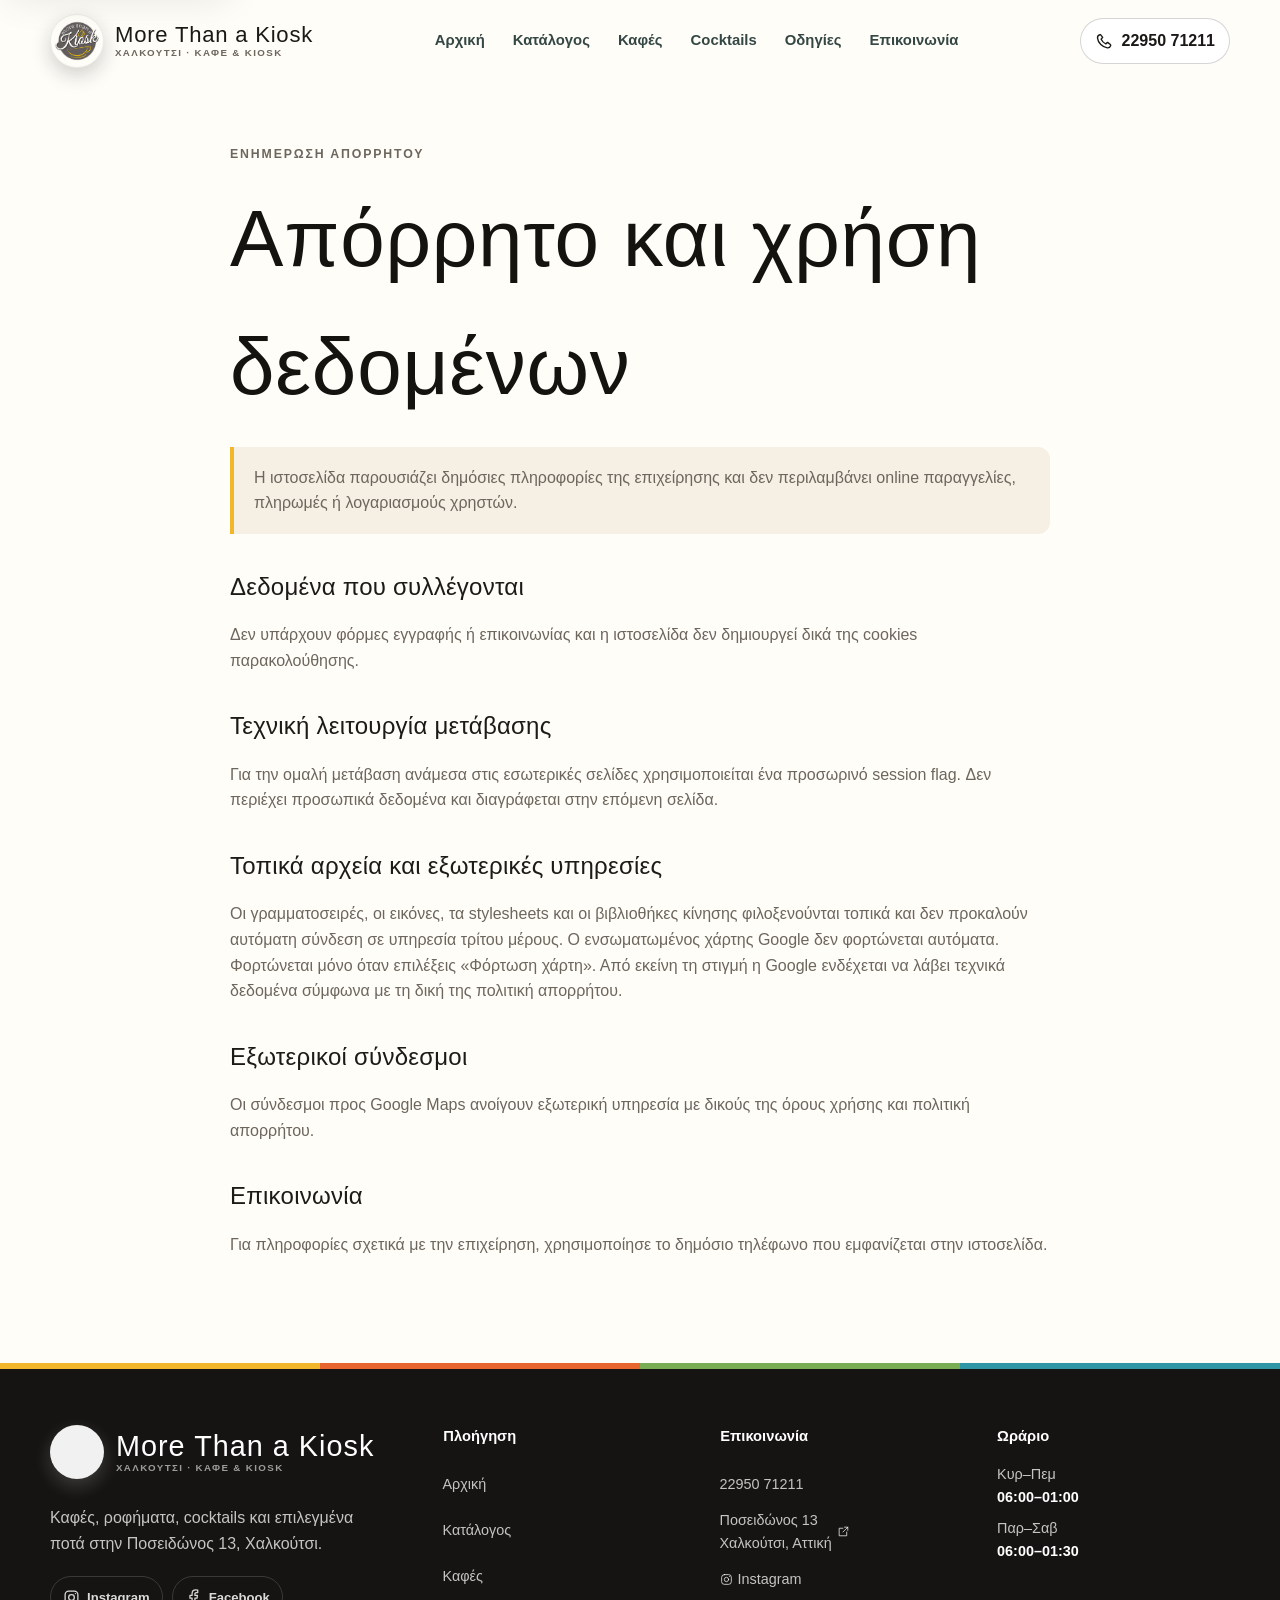
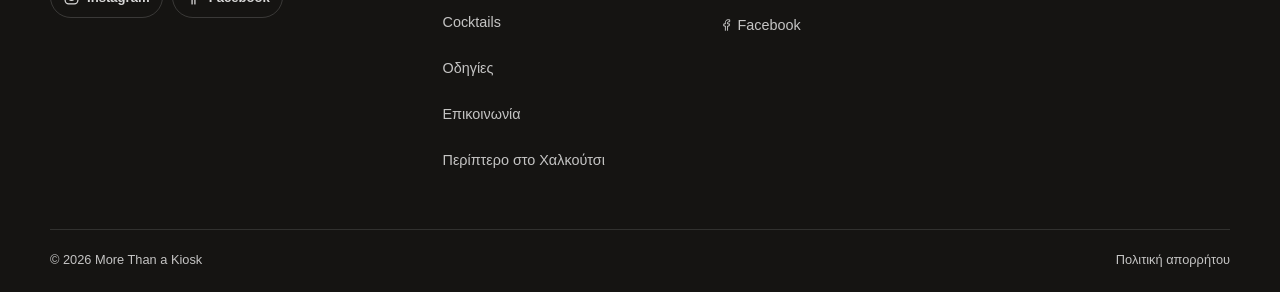
<file: privacy.html>
<!DOCTYPE html>

<html class="no-js" data-environment="production" lang="el">
<head>
<meta charset="utf-8"/><meta content="width=device-width, initial-scale=1, viewport-fit=cover" name="viewport"/><meta content="#151412" name="theme-color"/><meta content="strict-origin-when-cross-origin" name="referrer"/>
<script src="js/boot.js"></script><link href="assets/icons/favicon.png" rel="icon" sizes="96x96" type="image/png"/><link href="css/styles.css" rel="stylesheet"/><link href="css/responsive.css" rel="stylesheet"/>
<title>Πολιτική Απορρήτου | More Than a Kiosk</title><meta content="Πληροφορίες για το απόρρητο και τη χρήση δεδομένων στην ιστοσελίδα του More Than a Kiosk." name="description"/><meta content="noindex,follow" name="robots"/><meta content="More Than a Kiosk" name="author"/><meta content="GR-I" name="geo.region"/><meta content="Χαλκούτσι" name="geo.placename"/><meta content="38.3319277;23.7342694" name="geo.position"/><meta content="38.3319277, 23.7342694" name="ICBM"/><link href="https://alexzaxa.github.io/tester/privacy.html" rel="canonical"/><link href="https://alexzaxa.github.io/tester/privacy.html" hreflang="el-GR" rel="alternate"/><link href="https://alexzaxa.github.io/tester/privacy.html" hreflang="x-default" rel="alternate"/><link href="site.webmanifest" rel="manifest"/><link href="assets/icons/apple-touch-icon.png" rel="apple-touch-icon" sizes="180x180"/><meta content="website" property="og:type"/><meta content="el_GR" property="og:locale"/><meta content="More Than a Kiosk" property="og:site_name"/><meta content="Πολιτική Απορρήτου | More Than a Kiosk" property="og:title"/><meta content="Πληροφορίες για το απόρρητο και τη χρήση δεδομένων στην ιστοσελίδα του More Than a Kiosk." property="og:description"/><meta content="https://alexzaxa.github.io/tester/privacy.html" property="og:url"/><meta content="https://alexzaxa.github.io/tester/assets/images/brand/social-preview.jpg" property="og:image"/><meta content="https://alexzaxa.github.io/tester/assets/images/brand/social-preview.jpg" property="og:image:secure_url"/><meta content="image/jpeg" property="og:image:type"/><meta content="1200" property="og:image:width"/><meta content="630" property="og:image:height"/><meta content="More Than a Kiosk στο Χαλκούτσι" property="og:image:alt"/><meta content="summary_large_image" name="twitter:card"/><meta content="Πολιτική Απορρήτου | More Than a Kiosk" name="twitter:title"/><meta content="Πληροφορίες για το απόρρητο και τη χρήση δεδομένων στην ιστοσελίδα του More Than a Kiosk." name="twitter:description"/><meta content="https://alexzaxa.github.io/tester/assets/images/brand/social-preview.jpg" name="twitter:image"/><meta content="More Than a Kiosk στο Χαλκούτσι" name="twitter:image:alt"/><script type="application/ld+json">{"@context":"https://schema.org","@graph":[{"@type":["CafeOrCoffeeShop","ConvenienceStore"],"@id":"https://alexzaxa.github.io/tester/#business","name":"More Than a Kiosk","alternateName":["More Than Coffee","More Than a Kiosk, περίπτερο & καφέ"],"description":"Καφέ, cocktails, ποτά, αναψυκτικά, snacks και προϊόντα περιπτέρου στο Χαλκούτσι.","url":"https://alexzaxa.github.io/tester/","telephone":"+302295071211","logo":{"@type":"ImageObject","@id":"https://alexzaxa.github.io/tester/#logo","url":"https://alexzaxa.github.io/tester/assets/images/brand/more-than-kiosk-logo.png","contentUrl":"https://alexzaxa.github.io/tester/assets/images/brand/more-than-kiosk-logo.png","width":1000,"height":1000},"image":["https://alexzaxa.github.io/tester/assets/images/brand/social-preview.jpg","https://alexzaxa.github.io/tester/assets/images/licensed-stock/cafe-interior.jpg","https://alexzaxa.github.io/tester/assets/images/menu-stock/coffee-menu.webp","https://alexzaxa.github.io/tester/assets/images/menu-stock/cocktails-menu.webp"],"priceRange":"€–€€","currenciesAccepted":"EUR","address":{"@type":"PostalAddress","streetAddress":"Ποσειδώνος 13","addressLocality":"Χαλκούτσι","addressRegion":"Αττική","addressCountry":"GR"},"geo":{"@type":"GeoCoordinates","latitude":38.3319277,"longitude":23.7342694},"hasMap":"https://maps.app.goo.gl/wuxAspR66vvUeKUTA","hasMenu":"https://alexzaxa.github.io/tester/menu.html","servesCuisine":["Coffee","Cocktails","Snacks"],"areaServed":{"@type":"Place","name":"Χαλκούτσι, Αττική"},"sameAs":["https://maps.app.goo.gl/wuxAspR66vvUeKUTA","https://www.facebook.com/share/187zwPH4FL/?mibextid=wwXIfr","https://www.instagram.com/more_than_coffee_and_cocktail/"],"openingHoursSpecification":[{"@type":"OpeningHoursSpecification","dayOfWeek":["Monday","Tuesday","Wednesday","Thursday","Sunday"],"opens":"06:00","closes":"01:00"},{"@type":"OpeningHoursSpecification","dayOfWeek":["Friday","Saturday"],"opens":"06:00","closes":"01:30"}]},{"@type":"WebSite","@id":"https://alexzaxa.github.io/tester/#website","url":"https://alexzaxa.github.io/tester/","name":"More Than a Kiosk","alternateName":"More Than Coffee Χαλκούτσι","inLanguage":"el-GR","publisher":{"@id":"https://alexzaxa.github.io/tester/#business"}},{"@type":"BreadcrumbList","@id":"https://alexzaxa.github.io/tester/privacy.html#breadcrumb","itemListElement":[{"@type":"ListItem","position":1,"name":"Αρχική","item":"https://alexzaxa.github.io/tester/"},{"@type":"ListItem","position":2,"name":"Απόρρητο","item":"https://alexzaxa.github.io/tester/privacy.html"}]},{"@type":"WebPage","@id":"https://alexzaxa.github.io/tester/privacy.html#webpage","url":"https://alexzaxa.github.io/tester/privacy.html","name":"Πολιτική Απορρήτου | More Than a Kiosk","description":"Πληροφορίες για το απόρρητο και τη χρήση δεδομένων στην ιστοσελίδα του More Than a Kiosk.","isPartOf":{"@id":"https://alexzaxa.github.io/tester/#website"},"about":{"@id":"https://alexzaxa.github.io/tester/#business"},"inLanguage":"el-GR","primaryImageOfPage":{"@type":"ImageObject","url":"https://alexzaxa.github.io/tester/assets/images/brand/social-preview.jpg","width":1200,"height":630},"breadcrumb":{"@id":"https://alexzaxa.github.io/tester/privacy.html#breadcrumb"}}]}</script><link href="assets/vendor/aos/aos.css" rel="stylesheet"/><link href="css/coffee-motion.css" rel="stylesheet"/><link href="https://www.instagram.com/more_than_coffee_and_cocktail/" rel="me"/><link href="https://www.facebook.com/share/187zwPH4FL/?mibextid=wwXIfr" rel="me"/></head>
<body class="page-loading" data-page="privacy">
<noscript><nav class="noscript-nav" aria-label="Βασική πλοήγηση"><a href="index.html">Αρχική</a><a href="menu.html">Κατάλογος</a><a href="directions.html">Οδηγίες</a><a href="contact.html">Επικοινωνία</a><a href="privacy.html">Απόρρητο</a></nav></noscript>
<div aria-hidden="true" class="page-loader" data-page-loader="" role="presentation"><div class="page-loader-inner kiosk-loader-inner"><img alt="" class="loader-logo" height="1000" src="assets/images/brand/more-than-kiosk-logo.webp" width="1000"/><span class="brand-wordmark">More Than a Kiosk <small>Χαλκούτσι · Καφέ &amp; Kiosk</small></span><span class="page-loader-label">Φόρτωση</span><span class="page-loader-track"><span></span></span></div></div>
<a class="skip-link" href="#mainContent">Μετάβαση στο περιεχόμενο</a><div data-shared-banner=""></div><div data-shared-header=""></div><div data-shared-drawer=""></div>
<main id="mainContent"><div class="document-shell"><p class="eyebrow">Ενημέρωση απορρήτου</p><h1>Απόρρητο και χρήση δεδομένων</h1><p class="notice">Η ιστοσελίδα παρουσιάζει δημόσιες πληροφορίες της επιχείρησης και δεν περιλαμβάνει online παραγγελίες, πληρωμές ή λογαριασμούς χρηστών.</p>
<h2>Δεδομένα που συλλέγονται</h2><p>Δεν υπάρχουν φόρμες εγγραφής ή επικοινωνίας και η ιστοσελίδα δεν δημιουργεί δικά της cookies παρακολούθησης.</p>
<h2>Τεχνική λειτουργία μετάβασης</h2><p>Για την ομαλή μετάβαση ανάμεσα στις εσωτερικές σελίδες χρησιμοποιείται ένα προσωρινό session flag. Δεν περιέχει προσωπικά δεδομένα και διαγράφεται στην επόμενη σελίδα.</p>
<h2>Τοπικά αρχεία και εξωτερικές υπηρεσίες</h2><p>Οι γραμματοσειρές, οι εικόνες, τα stylesheets και οι βιβλιοθήκες κίνησης φιλοξενούνται τοπικά και δεν προκαλούν αυτόματη σύνδεση σε υπηρεσία τρίτου μέρους. Ο ενσωματωμένος χάρτης Google δεν φορτώνεται αυτόματα. Φορτώνεται μόνο όταν επιλέξεις «Φόρτωση χάρτη». Από εκείνη τη στιγμή η Google ενδέχεται να λάβει τεχνικά δεδομένα σύμφωνα με τη δική της πολιτική απορρήτου.</p>
<h2>Εξωτερικοί σύνδεσμοι</h2><p>Οι σύνδεσμοι προς Google Maps ανοίγουν εξωτερική υπηρεσία με δικούς της όρους χρήσης και πολιτική απορρήτου.</p>
<h2>Επικοινωνία</h2><p>Για πληροφορίες σχετικά με την επιχείρηση, χρησιμοποίησε το δημόσιο τηλέφωνο που εμφανίζεται στην ιστοσελίδα.</p>
</div></main>
<div data-shared-footer=""></div><div data-shared-bottom-nav=""></div><script src="js/icons.js"></script><script src="js/layout.js"></script><script src="js/app.js"></script>
<script src="assets/vendor/aos/aos.js"></script><script src="assets/vendor/anime/anime.min.js"></script><script src="js/coffee-motion.js"></script></body>
</html>
</file>
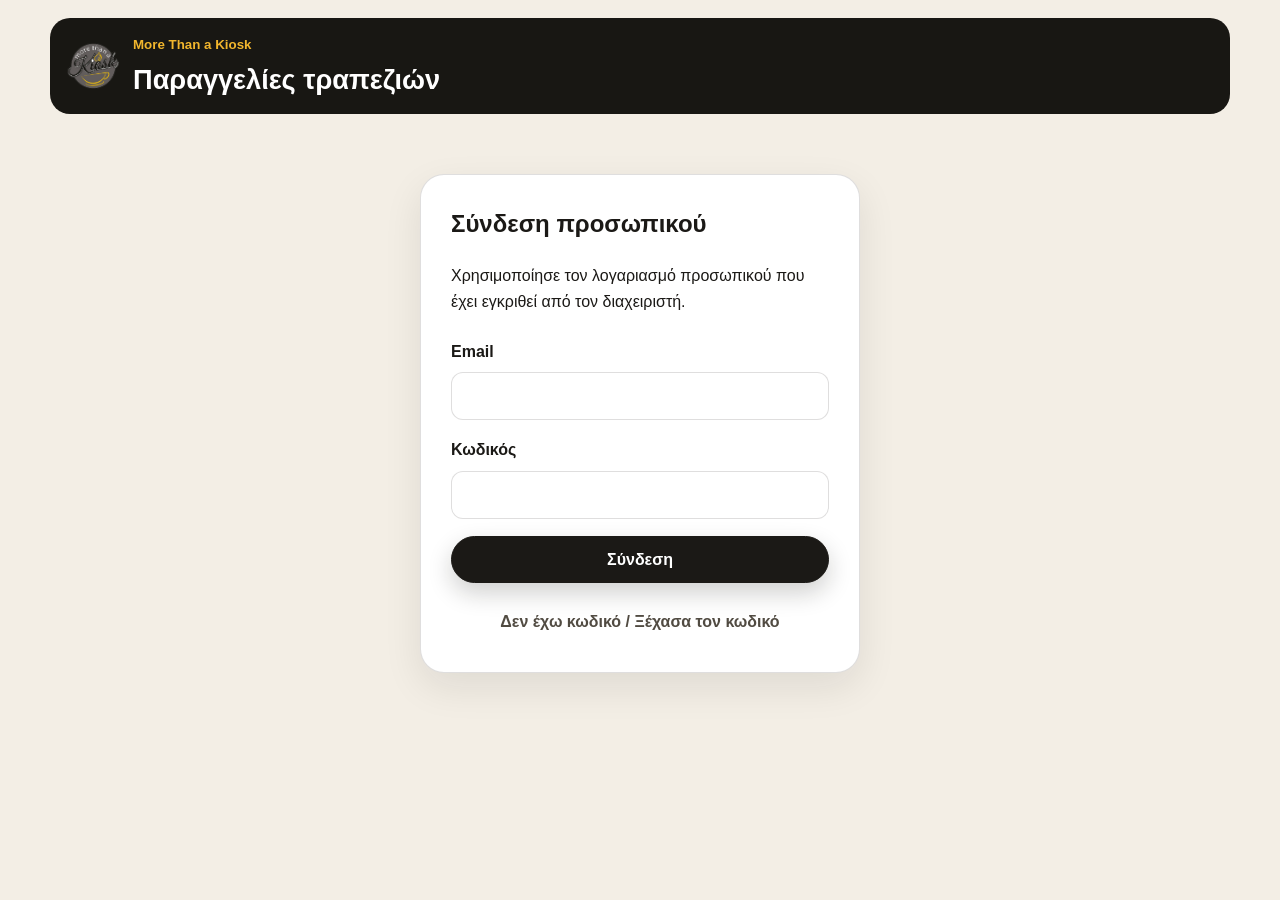
<file: staff.html>
<!doctype html>
<html lang="el">
<head>
  <meta charset="utf-8">
  <meta name="viewport" content="width=device-width,initial-scale=1,viewport-fit=cover">
  <meta name="robots" content="noindex,nofollow,noarchive">
  <meta name="description" content="Ιδιωτικός πίνακας παραγγελιών προσωπικού More Than a Kiosk.">
  <link rel="canonical" href="https://alexzaxa.github.io/tester/staff.html">
  <title>Παραγγελίες προσωπικού | More Than a Kiosk</title>
  <link rel="icon" href="assets/icons/favicon.png" type="image/png">
  <link rel="stylesheet" href="css/styles.css">
  <link rel="stylesheet" href="css/staff.css?v=20260717-3">
</head>
<body class="staff-page">
  <noscript><nav class="noscript-nav" aria-label="Βασική πλοήγηση"><a href="index.html">Αρχική</a><a href="menu.html">Κατάλογος</a></nav></noscript>
  <main class="staff-shell">
    <header class="staff-brand">
      <img src="assets/images/brand/more-than-kiosk-logo.webp" alt="More Than a Kiosk" width="1000" height="1000">
      <div><small>More Than a Kiosk</small><h1>Παραγγελίες τραπεζιών</h1></div>
      <button data-sign-out hidden type="button">Αποσύνδεση</button>
    </header>

    <section class="staff-login" data-login-panel>
      <h2>Σύνδεση προσωπικού</h2>
      <p>Χρησιμοποίησε τον λογαριασμό προσωπικού που έχει εγκριθεί από τον διαχειριστή.</p>
      <form data-login-form>
        <label>Email<input data-login-email type="email" autocomplete="username" required></label>
        <label>Κωδικός<input data-login-password type="password" autocomplete="current-password" required></label>
        <button class="primary-button" type="submit">Σύνδεση</button>
        <button class="text-button" data-reset-password type="button">Δεν έχω κωδικό / Ξέχασα τον κωδικό</button>
      </form>
    </section>

    <section class="staff-login" data-password-panel hidden>
      <h2>Ορισμός κωδικού</h2>
      <p>Δημιούργησε τον κωδικό που θα χρησιμοποιείς για το προσωπικό.</p>
      <form data-password-form>
        <label>Νέος κωδικός<input data-new-password type="password" autocomplete="new-password" minlength="10" required></label>
        <label>Επανάληψη κωδικού<input data-confirm-password type="password" autocomplete="new-password" minlength="10" required></label>
        <button class="primary-button" type="submit">Αποθήκευση κωδικού</button>
      </form>
    </section>

    <section data-staff-app hidden>
      <div class="staff-toolbar">
        <div><span class="staff-live-dot"></span><strong>Ζωντανές παραγγελίες</strong><small data-last-update></small></div>
        <button data-refresh type="button">Ανανέωση</button>
      </div>
      <section class="staff-summary" aria-label="Σύνοψη ημέρας">
        <article><small>Έσοδα ημέρας</small><strong data-daily-income>0,00 €</strong></article>
        <article><small>Παραδόθηκαν</small><strong data-delivered-count>0</strong></article>
        <article><small>Σύνολο παραγγελιών</small><strong data-daily-orders>0</strong></article>
      </section>
      <nav class="staff-tabs" aria-label="Προβολές">
        <button class="active" data-staff-tab="orders" type="button">Παραγγελίες <span data-new-count>0</span></button>
        <button data-staff-tab="tables" type="button">Τραπέζια</button>
        <button data-staff-tab="history" type="button">Ιστορικό</button>
      </nav>
      <div data-orders-view><div class="waiter-alerts" data-waiter-alerts hidden></div><div class="staff-orders" data-orders></div></div>
      <div data-tables-view hidden><div class="staff-tables" data-tables></div></div>
      <div data-history-view hidden>
        <div class="staff-history" data-history></div>
        <section class="staff-danger" data-admin-danger hidden>
          <h2>Διαχείριση δεδομένων</h2>
          <p>Η ενέργεια διαγράφει παραγγελίες, ενεργές συνεδρίες και ιστορικό τραπεζιών.</p>
          <button data-clear-data type="button">Καθαρισμός όλων των δεδομένων</button>
        </section>
      </div>
    </section>
    <p class="staff-message" data-staff-message role="status" aria-live="polite"></p>
  </main>
  <audio data-new-order-sound preload="auto"><source src="[data-uri]" type="audio/wav"></audio>
  <script src="js/supabase-config.js?v=20260717-2"></script>
  <script src="js/staff.js?v=20260717-5"></script>
</body>
</html>
</file>
<file: css/styles.css>
:root {
  --teal-950: #0b2929;
  --teal-900: #123a39;
  --teal-700: #2f6762;
  --teal-100: #dfeae6;
  --cream: #f8f3ea;
  --paper: #fffdf9;
  --ink: #182322;
  --muted: #63706e;
  --line: rgba(18, 58, 57, 0.14);
  --accent: #c98556;
  --accent-dark: #87502f;
  --danger: #a34242;
  --radius-sm: 12px;
  --radius-md: 18px;
  --radius-lg: 26px;
  --shadow-soft: 0 12px 34px rgba(14, 42, 41, 0.09);
  --shadow-raised: 0 22px 60px rgba(14, 42, 41, 0.17);
  --container: min(1180px, calc(100% - 40px));
  --header-height: 76px;
  --mobile-bottom-nav-clearance: 0px;
  --mobile-nav-content-gap: 16px;
  --font-display: "Cormorant Garamond", "Iowan Old Style", Georgia, serif;
  --font-body: "Inter", "Segoe UI", Arial, sans-serif;
  --dusk: #a8542f;
}

* { box-sizing: border-box; }
html { scroll-behavior: smooth; scroll-padding-top: 110px; overflow-x: clip; }
.noscript-nav { display: flex; flex-wrap: wrap; justify-content: center; gap: .5rem 1rem; padding: 1rem; color: #fff; background: #151412; }
.noscript-nav a { color: inherit; font-weight: 700; }
body {
  margin: 0;
  color: var(--ink);
  background: var(--paper);
  font-family: var(--font-body);
  line-height: 1.6;
  -webkit-font-smoothing: antialiased;
  overflow-x: clip;
}
body.no-scroll { overflow: hidden; }
img { display: block; max-width: 100%; }
a { color: inherit; text-decoration: none; }
button, input, select, textarea { font: inherit; }
button, a, input, select { -webkit-tap-highlight-color: transparent; }
button { color: inherit; }
.container { width: var(--container); margin-inline: auto; }
.sr-only { position: absolute; width: 1px; height: 1px; padding: 0; margin: -1px; overflow: hidden; clip: rect(0, 0, 0, 0); white-space: nowrap; border: 0; }
.skip-link { position: fixed; z-index: 5000; top: 8px; left: 8px; transform: translateY(-150%); padding: 10px 14px; background: var(--paper); border-radius: 10px; box-shadow: var(--shadow-soft); }
.skip-link:focus { transform: none; }

:focus-visible { outline: 3px solid #70402c; outline-offset: 3px; }
.hero :focus-visible,
.menu-page-hero :focus-visible,
.site-footer :focus-visible,
.demo-banner :focus-visible { outline-color: #ffd2a8; }
.svg-icon { display: inline-flex; width: 1.15em; height: 1.15em; flex: 0 0 auto; }
.svg-icon svg { width: 100%; height: 100%; fill: none; stroke: currentColor; stroke-width: 1.8; stroke-linecap: round; stroke-linejoin: round; }

.demo-banner { background: var(--teal-950); color: rgba(255,255,255,.88); font-size: .82rem; }
.demo-banner .container { min-height: 36px; display: flex; align-items: center; justify-content: center; gap: 12px; text-align: center; }
.demo-banner strong { color: #fff; text-transform: uppercase; letter-spacing: .08em; font-size: .72rem; }

.site-header { position: sticky; top: 0; z-index: 900; background: rgba(255,253,249,.91); border-bottom: 1px solid transparent; backdrop-filter: blur(16px); transition: border-color .25s ease, box-shadow .25s ease, background .25s ease; }
.site-header.scrolled { border-color: var(--line); box-shadow: 0 8px 30px rgba(10,35,34,.08); background: rgba(255,253,249,.97); }
.header-row { min-height: var(--header-height); display: flex; align-items: center; gap: 30px; }
.brand { display: inline-flex; flex: 0 0 auto; }
.brand img { width: 174px; height: auto; }
.desktop-nav { margin-left: auto; display: flex; align-items: center; gap: 28px; font-size: .93rem; }
.desktop-nav a { position: relative; padding: 8px 0; color: #344745; font-weight: 650; }
.desktop-nav a::after { content: ""; position: absolute; left: 0; right: 100%; bottom: 2px; height: 2px; background: var(--accent); transition: right .2s ease; }
.desktop-nav a:hover::after, .desktop-nav a.active::after { right: 0; }
.desktop-nav a.active { color: var(--teal-900); }
.header-actions { margin-left: auto; display: flex; align-items: center; gap: 10px; }
.header-phone { min-height: 44px; display: inline-flex; align-items: center; gap: 8px; padding: 9px 14px; border: 1px solid var(--line); border-radius: 999px; color: var(--teal-900); font-weight: 750; }
.menu-toggle, .icon-button { min-width: 44px; min-height: 44px; display: inline-grid; place-items: center; border: 1px solid var(--line); border-radius: 50%; background: var(--paper); cursor: pointer; transition: transform .2s ease, background .2s ease; }
.menu-toggle:hover, .icon-button:hover { transform: translateY(-1px); background: var(--cream); }
.menu-toggle { display: none; }

.primary-button, .secondary-button, .text-button {
  min-height: 46px; display: inline-flex; align-items: center; justify-content: center; gap: 9px; border-radius: 999px; padding: 10px 18px; font-weight: 760; cursor: pointer; transition: transform .2s ease, box-shadow .2s ease, background .2s ease;
}
.primary-button { color: #fff; background: var(--teal-900); border: 1px solid var(--teal-900); box-shadow: 0 9px 20px rgba(18,58,57,.18); }
.primary-button:hover { transform: translateY(-2px); background: var(--teal-950); box-shadow: 0 13px 28px rgba(18,58,57,.22); }
.secondary-button { color: var(--teal-900); background: rgba(255,255,255,.88); border: 1px solid var(--line); }
.secondary-button:hover { transform: translateY(-2px); border-color: rgba(18,58,57,.32); }
.text-button { min-height: 42px; padding: 8px 12px; border: 0; background: transparent; color: var(--teal-700); }

.mobile-menu { position: fixed; inset: 0; z-index: 2100; display: grid; overflow: hidden; visibility: hidden; pointer-events: none; }
.mobile-menu.open { visibility: visible; pointer-events: auto; }
.dialog-backdrop { position: absolute; inset: 0; border: 0; background: rgba(5,25,25,.66); opacity: 0; transition: opacity .25s ease; cursor: pointer; }
.open > .dialog-backdrop { opacity: 1; }
.mobile-menu-panel { position: relative; margin-left: auto; width: min(420px, 92vw); height: 100%; background: var(--paper); padding: 24px; transform: translateX(104%); transition: transform .28s ease; overflow-y: auto; box-shadow: var(--shadow-raised); }
.mobile-menu.open .mobile-menu-panel { transform: translateX(0); }
.mobile-menu-head { display: flex; align-items: center; justify-content: space-between; gap: 20px; padding-bottom: 22px; border-bottom: 1px solid var(--line); }
.mobile-menu-head h2 { margin: 2px 0 0; font-family: var(--font-display); font-weight: 600; font-size: 2rem; }
.mobile-menu-links { display: grid; padding: 18px 0; }
.mobile-menu-links a { min-height: 52px; display: flex; align-items: center; padding: 10px 4px; border-bottom: 1px solid var(--line); font-weight: 720; font-size: 1.05rem; }
.mobile-menu-links a.active { color: var(--accent-dark); }
.mobile-menu-actions { display: grid; gap: 10px; margin-top: 12px; }

.hero { position: relative; min-height: clamp(620px, 82svh, 820px); display: grid; align-items: end; overflow: hidden; isolation: isolate; background: var(--teal-950); }
.hero-media, .hero-media::after { position: absolute; inset: 0; }
.hero-media img { width: 100%; height: 100%; object-fit: cover; object-position: center 55%; }
.hero-media::after { content: ""; background: linear-gradient(90deg, rgba(7,31,32,.86) 0%, rgba(7,31,32,.55) 52%, rgba(7,31,32,.2) 100%), linear-gradient(0deg, rgba(7,31,32,.74), transparent 55%); }
.hero-content { position: relative; z-index: 1; color: #fff; padding: 128px 0 78px; }
.eyebrow { margin: 0 0 10px; color: var(--accent); font-size: .77rem; font-weight: 850; letter-spacing: .12em; text-transform: uppercase; }
.hero .eyebrow { color: #f5b98a; }
.hero h1 { margin: 0; max-width: 780px; font-family: var(--font-display); font-weight: 600; font-size: clamp(4.2rem, 9vw, 8.4rem); line-height: .86; letter-spacing: -.055em; }
.hero h1 span { display: block; margin-bottom: 14px; font-family: var(--font-body); font-size: clamp(1rem, 2vw, 1.35rem); line-height: 1.2; letter-spacing: .16em; text-transform: uppercase; font-weight: 650; }
.hero-copy { max-width: 650px; margin: 28px 0 0; color: rgba(255,255,255,.86); font-size: clamp(1rem, 1.6vw, 1.14rem); }
.hero-actions { display: flex; flex-wrap: wrap; gap: 11px; margin-top: 30px; }
.hero .secondary-button { color: #fff; background: rgba(255,255,255,.1); border-color: rgba(255,255,255,.26); backdrop-filter: blur(8px); }
.hero-meta { display: flex; flex-wrap: wrap; gap: 9px; margin-top: 28px; }
.meta-pill { display: inline-flex; align-items: center; gap: 8px; padding: 8px 12px; border: 1px solid rgba(255,255,255,.22); border-radius: 999px; background: rgba(255,255,255,.08); font-size: .82rem; color: rgba(255,255,255,.88); }

.quick-info { position: relative; z-index: 4; margin-top: -34px; }
.quick-grid { display: grid; grid-template-columns: repeat(3, 1fr); overflow: hidden; border: 1px solid var(--line); border-radius: var(--radius-lg); background: var(--paper); box-shadow: var(--shadow-soft); }
.quick-card { min-height: 118px; display: flex; flex-direction: column; justify-content: center; padding: 24px 28px; border-right: 1px solid var(--line); }
.quick-card:last-child { border-right: 0; }
.quick-card small { color: var(--muted); font-size: .78rem; text-transform: uppercase; letter-spacing: .08em; font-weight: 750; }
.quick-card strong, .quick-card a { margin-top: 5px; color: var(--teal-900); font-size: 1.03rem; font-weight: 780; }
.quick-card a { min-height: 44px; display: inline-flex; align-items: center; align-self: flex-start; }

.section { padding: 94px 0; }
.section-alt { background: var(--cream); }
.section-head { display: flex; align-items: end; justify-content: space-between; gap: 28px; margin-bottom: 34px; }
.section-title { margin: 0; max-width: 760px; font-family: var(--font-display); font-weight: 600; font-size: clamp(2.35rem, 5vw, 4.6rem); line-height: 1.04; letter-spacing: -.035em; color: var(--teal-950); }
.section-copy { max-width: 660px; margin: 16px 0 0; color: var(--muted); font-size: 1.04rem; }
.story-grid > *, .info-grid > * { min-width: 0; }
.story-grid { display: grid; grid-template-columns: minmax(0, 1.08fr) minmax(0, .92fr); align-items: center; gap: 72px; }
.story-card { position: relative; width: 100%; }
.story-card img { width: 100%; aspect-ratio: 4/3; object-fit: cover; border-radius: var(--radius-lg); box-shadow: var(--shadow-raised); }
.story-badge { position: absolute; left: 24px; right: 24px; bottom: 24px; padding: 18px 20px; border-radius: var(--radius-md); background: rgba(255,253,249,.92); backdrop-filter: blur(14px); box-shadow: var(--shadow-soft); }
.story-badge strong { display: block; color: var(--teal-900); }
.story-badge span { display: block; margin-top: 4px; color: var(--muted); font-size: .9rem; }
.story-points { display: grid; grid-template-columns: repeat(2, 1fr); gap: 12px; margin: 26px 0 30px; }
.story-point { padding: 18px; border: 1px solid var(--line); border-radius: var(--radius-md); background: var(--paper); }
.story-point strong { display: block; color: var(--teal-900); }
.story-point span { display: block; margin-top: 4px; color: var(--muted); font-size: .9rem; }

.featured-grid, .product-grid { display: grid; grid-template-columns: repeat(3, minmax(0, 1fr)); gap: 22px; }
.product-card { min-width: 0; }
.product-card-button { width: 100%; height: 100%; display: flex; flex-direction: column; padding: 0; overflow: hidden; text-align: left; border: 1px solid var(--line); border-radius: var(--radius-md); background: var(--paper); cursor: pointer; box-shadow: 0 8px 26px rgba(14,42,41,.05); transition: transform .24s ease, box-shadow .24s ease, border-color .24s ease; }
.product-card-button:hover { transform: translateY(-5px); box-shadow: var(--shadow-soft); border-color: rgba(18,58,57,.25); }
.product-card-static { cursor: default; }
.product-card-static:hover { transform: none; box-shadow: 0 8px 26px rgba(14,42,41,.05); border-color: var(--line); }
.product-card-static:hover .product-card-media img { transform: none; }
.product-card-media { position: relative; display: block; aspect-ratio: 4/3; overflow: hidden; background: var(--teal-100); }
.product-card-media img { width: 100%; height: 100%; object-fit: cover; transition: transform .45s ease; }
.product-card-button:hover .product-card-media img { transform: scale(1.035); }
.product-badge { position: absolute; top: 14px; left: 14px; padding: 6px 10px; border-radius: 999px; background: rgba(255,253,249,.94); color: var(--teal-900); font-size: .72rem; font-weight: 820; box-shadow: 0 5px 16px rgba(10,35,34,.1); }
.product-card-body { display: flex; flex: 1; flex-direction: column; padding: 18px 18px 16px; }
.product-category { color: var(--accent-dark); font-size: .72rem; font-weight: 850; letter-spacing: .08em; text-transform: uppercase; }
.product-name { display: block; margin-top: 6px; color: var(--teal-950); font-family: var(--font-display); font-size: 1.38rem; line-height: 1.15; font-weight: 700; }
.product-description { display: -webkit-box; margin-top: 9px; overflow: hidden; color: var(--muted); font-size: .92rem; line-height: 1.48; -webkit-box-orient: vertical; -webkit-line-clamp: 2; min-height: 2.74em; }
.product-card-footer { display: flex; align-items: center; justify-content: space-between; gap: 14px; margin-top: 18px; padding-top: 14px; border-top: 1px solid var(--line); }
.product-price { color: var(--teal-900); font-size: 1.08rem; white-space: nowrap; }
.product-detail-link { display: inline-flex; align-items: center; gap: 5px; color: var(--teal-700); font-size: .79rem; font-weight: 760; }
.product-detail-link .svg-icon { transition: transform .2s ease; }
.product-static-note { color: var(--muted); font-size: .74rem; font-weight: 700; text-align: right; }
.product-card-button:hover .product-detail-link .svg-icon { transform: translateX(3px); }
.featured-cta { margin-top: 30px; display: flex; justify-content: center; }

.menu-page-hero { padding: 80px 0 52px; background: linear-gradient(135deg, var(--teal-950), var(--teal-700)); color: #fff; }
.menu-page-hero .section-title { color: #fff; }
.menu-page-hero .section-copy { color: rgba(255,255,255,.78); }
.catalog-section { padding-top: 0; }
.catalog-toolbar { position: sticky; top: var(--header-height); z-index: 80; padding: 16px 0; background: rgba(248,243,234,.96); border-bottom: 1px solid var(--line); backdrop-filter: blur(14px); }
.category-scroll { position: relative; }
.category-scroll::after { content: ""; position: absolute; top: 0; right: 0; width: 46px; height: 100%; pointer-events: none; background: linear-gradient(90deg, transparent, var(--cream)); }
.category-strip { display: flex; gap: 9px; overflow-x: auto; padding: 2px 34px 10px 2px; scrollbar-width: thin; scroll-snap-type: x proximity; }
.category-button { min-height: 42px; flex: 0 0 auto; display: inline-flex; align-items: center; gap: 7px; padding: 8px 13px; border: 1px solid var(--line); border-radius: 999px; background: var(--paper); color: #40504e; cursor: pointer; font-weight: 720; font-size: .86rem; scroll-snap-align: start; }
.category-button[aria-pressed="true"] { color: #fff; background: var(--teal-900); border-color: var(--teal-900); box-shadow: 0 7px 18px rgba(18,58,57,.16); }
.filter-panel { display: grid; grid-template-columns: minmax(230px, 1fr) 190px repeat(3, auto) auto; gap: 9px; align-items: center; margin-top: 10px; }
.search-field { position: relative; }
.search-field .svg-icon { position: absolute; right: 14px; top: 50%; transform: translateY(-50%); color: var(--muted); pointer-events: none; }
.filter-panel input[type="search"], .filter-panel select { width: 100%; min-height: 44px; border: 1px solid var(--line); border-radius: 999px; background: var(--paper); color: var(--ink); padding: 9px 42px 9px 14px; }
.filter-panel select { padding-right: 34px; }
.check-pill { min-height: 42px; display: inline-flex; align-items: center; gap: 7px; padding: 8px 12px; border: 1px solid var(--line); border-radius: 999px; background: var(--paper); white-space: nowrap; font-size: .82rem; font-weight: 700; }
.check-pill input { accent-color: var(--teal-700); width: 17px; height: 17px; }
.clear-button { min-height: 42px; padding: 8px 12px; border: 0; border-radius: 999px; background: transparent; color: var(--teal-700); cursor: pointer; font-weight: 750; }
.catalog-content { padding-top: 34px; }
.catalog-summary { display: flex; align-items: center; justify-content: space-between; gap: 20px; margin-bottom: 24px; }
.catalog-disclaimer { max-width: 760px; display: flex; align-items: flex-start; gap: 9px; color: var(--muted); font-size: .88rem; }
.catalog-disclaimer .svg-icon { color: var(--accent-dark); margin-top: 2px; }
.result-count { color: var(--teal-900); font-size: .88rem; font-weight: 800; white-space: nowrap; }
.load-more-wrap { display: flex; justify-content: center; margin-top: 30px; }
.load-more-wrap [hidden] { display: none; }
.empty-state { grid-column: 1/-1; min-height: 280px; display: grid; place-items: center; align-content: center; gap: 8px; border: 1px dashed rgba(18,58,57,.25); border-radius: var(--radius-md); background: var(--paper); text-align: center; color: var(--muted); }
.empty-state .svg-icon { width: 34px; height: 34px; color: var(--teal-700); }
.empty-state h3, .empty-state p { margin: 0; }

.modal, .lightbox { position: fixed; inset: 0; z-index: 2400; display: grid; place-items: center; padding: 24px; visibility: hidden; pointer-events: none; }
.modal.open, .lightbox.open { visibility: visible; pointer-events: auto; }
.product-dialog { position: relative; width: min(980px, 100%); max-height: min(760px, 92vh); overflow: auto; border-radius: var(--radius-lg); background: var(--paper); box-shadow: var(--shadow-raised); transform: translateY(20px) scale(.98); opacity: 0; transition: transform .24s ease, opacity .24s ease; }
.modal.open .product-dialog { transform: none; opacity: 1; }
.modal-close { position: absolute; top: 14px; right: 14px; z-index: 2; background: rgba(255,253,249,.92); }
.product-dialog-grid { display: grid; grid-template-columns: minmax(0, 1.05fr) minmax(0, .95fr); }
.product-dialog-media { min-height: 520px; background: var(--teal-100); }
.product-dialog-media img { width: 100%; height: 100%; min-height: 520px; object-fit: cover; }
.product-dialog-content { padding: 52px 42px 38px; }
.product-dialog-content h2 { margin: 0; font-family: var(--font-display); font-size: clamp(2.2rem, 4vw, 3.7rem); line-height: 1.02; color: var(--teal-950); }
.modal-price { margin: 14px 0 0; color: var(--teal-900); font-size: 1.3rem; font-weight: 850; }
.modal-description { margin: 18px 0 0; color: var(--muted); font-size: 1rem; }
.modal-meta { display: grid; grid-template-columns: 1fr 1fr; gap: 24px; margin-top: 28px; padding-top: 24px; border-top: 1px solid var(--line); }
.modal-meta h3 { margin: 0 0 10px; color: var(--teal-900); font-size: .9rem; text-transform: uppercase; letter-spacing: .07em; }
.modal-meta ul { margin: 0; padding-left: 19px; color: var(--muted); font-size: .9rem; }

.gallery-grid { display: grid; grid-template-columns: repeat(12, 1fr); grid-auto-rows: 220px; gap: 12px; }
.gallery-item { position: relative; overflow: hidden; padding: 0; border: 0; border-radius: var(--radius-md); background: var(--teal-100); cursor: zoom-in; }
.gallery-item img { width: 100%; height: 100%; object-fit: cover; transition: transform .45s ease, filter .45s ease; }
.gallery-item:hover img { transform: scale(1.045); filter: saturate(1.05); }
.gallery-item:nth-child(1) { grid-column: span 7; grid-row: span 2; }
.gallery-item:nth-child(2) { grid-column: span 5; }
.gallery-item:nth-child(3) { grid-column: span 5; }
.gallery-item:nth-child(4), .gallery-item:nth-child(5), .gallery-item:nth-child(6) { grid-column: span 4; }
.lightbox-dialog { position: relative; max-width: min(1100px, 96vw); max-height: 92vh; margin: 0; padding: 12px; border-radius: var(--radius-lg); background: var(--paper); box-shadow: var(--shadow-raised); transform: scale(.97); opacity: 0; transition: transform .24s ease, opacity .24s ease; }
.lightbox.open .lightbox-dialog { transform: none; opacity: 1; }
.lightbox-dialog img { max-width: 100%; max-height: 78vh; border-radius: var(--radius-md); object-fit: contain; }
.lightbox-dialog figcaption { padding: 10px 6px 2px; color: var(--muted); text-align: center; }
.lightbox-close { position: absolute; top: 20px; right: 20px; z-index: 2; background: rgba(255,253,249,.92); }

.info-grid { display: grid; grid-template-columns: minmax(0, .8fr) minmax(0, 1.2fr); gap: 24px; align-items: stretch; }
.info-card, .map-card { overflow: hidden; border: 1px solid var(--line); border-radius: var(--radius-lg); background: var(--paper); box-shadow: var(--shadow-soft); }
.info-card { padding: 32px; }
.info-card h2 { margin: 0; font-family: var(--font-display); font-weight: 600; font-size: 2.5rem; color: var(--teal-950); }
.contact-list { display: grid; gap: 0; margin-top: 22px; }
.contact-row { display: grid; grid-template-columns: 42px 1fr; gap: 12px; align-items: start; padding: 16px 0; border-bottom: 1px solid var(--line); }
.contact-row:last-child { border-bottom: 0; }
.contact-icon { width: 42px; height: 42px; display: grid; place-items: center; border-radius: 50%; background: var(--teal-100); color: var(--teal-900); }
.contact-row strong { display: block; color: var(--teal-900); }
.contact-row span:not(.svg-icon), .contact-row p { margin: 3px 0 0; color: var(--muted); font-size: .92rem; }
.social-links { display: flex; flex-wrap: wrap; gap: 9px; margin-top: 22px; }
.map-card { min-height: 520px; display: flex; flex-direction: column; }
.map-card iframe,
.map-consent iframe { width: 100%; flex: 1; min-height: 430px; border: 0; }
.map-consent { min-height: 430px; flex: 1; display: grid; place-items: center; padding: 32px; background: linear-gradient(145deg, var(--teal-100), var(--cream)); }
.map-consent-content { max-width: 470px; text-align: center; }
.map-consent-icon { width: 64px; height: 64px; display: grid; place-items: center; margin: 0 auto 18px; border-radius: 50%; background: var(--paper); color: var(--teal-900); box-shadow: var(--shadow-soft); }
.map-consent-icon .svg-icon { width: 28px; height: 28px; }
.map-consent h3 { margin: 0; color: var(--teal-950); font-family: var(--font-display); font-weight: 600; font-size: 2rem; }
.map-consent p:not(.eyebrow) { margin: 12px auto 22px; color: var(--muted); }
.map-consent.is-loaded { display: flex; padding: 0; background: var(--teal-100); }
.map-consent.is-loaded iframe { width: 100%; min-height: 430px; }
.map-footer { display: flex; align-items: center; justify-content: space-between; gap: 16px; padding: 18px 20px; }
.map-footer p { margin: 0; color: var(--muted); font-size: .9rem; }

.site-footer { padding: 62px 0 22px; background: var(--teal-950); color: rgba(255,255,255,.75); }
.footer-grid { display: grid; grid-template-columns: 1.5fr repeat(3, 1fr); gap: 44px; }
.footer-brand img { width: 185px; filter: brightness(0) invert(1); opacity: .94; }
.footer-brand p { max-width: 330px; margin: 18px 0 0; }
.footer-column h3 { margin: 0 0 14px; color: #fff; font-size: .92rem; }
.footer-column a, .footer-column p { display: block; margin: 8px 0; font-size: .9rem; }
.footer-column a { min-height: 44px; display: flex; align-items: center; gap: 5px; margin-block: 2px; }
.footer-column a { transition: color .2s ease; }
.footer-column a:hover { color: #fff; }
.footer-column .svg-icon { width: .9em; height: .9em; }
.footer-bottom { display: flex; justify-content: space-between; gap: 20px; margin-top: 44px; padding-top: 20px; border-top: 1px solid rgba(255,255,255,.12); font-size: .8rem; }

.mobile-bottom-nav { display: none; }

.privacy-hero, .not-found { padding: 80px 0; background: var(--cream); }
.document-shell { width: min(820px, calc(100% - 40px)); margin: 0 auto; padding: 62px 0 90px; }
.document-shell h1 { margin: 0; font-family: var(--font-display); font-weight: 600; font-size: clamp(2.7rem, 7vw, 5rem); color: var(--teal-950); }
.document-shell h2 { margin: 34px 0 8px; color: var(--teal-900); }
.document-shell p, .document-shell li { color: var(--muted); }
.document-shell .notice { padding: 18px 20px; border-left: 4px solid var(--accent); border-radius: 0 var(--radius-sm) var(--radius-sm) 0; background: var(--cream); }
.not-found { min-height: 70svh; display: grid; place-items: center; text-align: center; }
.not-found .section-title { margin-inline: auto; }
.not-found p { max-width: 540px; margin: 16px auto 28px; color: var(--muted); }

/* Decorative divider retained from the original component system. */
.grain-divider {
  height: 30px; margin: 0; background-color: var(--accent); opacity: .55;
  -webkit-mask-image: url("../assets/icons/grain-wave.svg"); mask-image: url("../assets/icons/grain-wave.svg");
  -webkit-mask-repeat: repeat-x; mask-repeat: repeat-x;
  -webkit-mask-position: center; mask-position: center;
  -webkit-mask-size: 120px auto; mask-size: 120px auto;
}
.grain-divider.on-dark { background-color: rgba(255,255,255,.55); }
@media (prefers-reduced-motion: no-preference) {
  .grain-divider { transition: opacity .4s ease; }
}

.reveal { opacity: 0; transform: translateY(18px); transition: opacity .55s ease, transform .55s ease; }
.reveal.visible { opacity: 1; transform: none; }

/* Page loading and navigation transitions */
.page-loader {
  position: fixed;
  inset: 0;
  z-index: 6000;
  display: grid;
  place-items: center;
  padding: 24px;
  background:
    radial-gradient(circle at 50% 38%, rgba(201,133,86,.13), transparent 32%),
    var(--paper);
  opacity: 0;
  visibility: hidden;
  pointer-events: none;
  transition: opacity .34s cubic-bezier(.22, 1, .36, 1), visibility 0s linear .34s;
}
.page-loader-inner {
  width: min(310px, 78vw);
  display: grid;
  justify-items: center;
  gap: 18px;
  transform: translateY(0);
  transition: transform .34s cubic-bezier(.22, 1, .36, 1), opacity .26s ease;
}
.page-loader img { width: min(220px, 64vw); height: auto; }
.page-loader-label {
  color: var(--teal-700);
  font-size: .78rem;
  font-weight: 780;
  letter-spacing: .09em;
  text-transform: uppercase;
}
.page-loader-track {
  position: relative;
  width: 100%;
  height: 3px;
  overflow: hidden;
  border-radius: 999px;
  background: var(--teal-100);
}
.page-loader-track span {
  position: absolute;
  inset: 0 auto 0 0;
  width: 42%;
  border-radius: inherit;
  background: linear-gradient(90deg, var(--teal-700), var(--accent));
  animation: loaderSweep 1.05s cubic-bezier(.65, 0, .35, 1) infinite;
}
.js body.page-loading .page-loader,
.js body.page-leaving .page-loader {
  opacity: 1;
  visibility: visible;
  pointer-events: auto;
  transition-delay: 0s;
}
.js body.page-ready .page-loader {
  opacity: 0;
  visibility: hidden;
  pointer-events: none;
  transition-delay: 0s, .34s;
}
.js body.page-ready .page-loader-inner { transform: translateY(-8px); opacity: 0; }
.js body.page-leaving .page-loader-inner { transform: none; opacity: 1; }
.js body.page-leaving main,
.js body.page-leaving [data-shared-footer] {
  opacity: 0;
  transform: translateY(-8px);
  transition: opacity .24s ease, transform .3s cubic-bezier(.4, 0, .2, 1);
}
.js body.page-ready main,
.js body.page-ready [data-shared-footer] {
  animation: pageEnter .52s cubic-bezier(.22, 1, .36, 1);
}
.mobile-bottom-nav-spacer { display: none; }


/* Progressive enhancement and release safeguards */
.js-fallback .page-loader { opacity: 0 !important; visibility: hidden !important; pointer-events: none !important; transition: none !important; }
.no-js .reveal,
.js-fallback .reveal { opacity: 1; transform: none; }
.no-js .catalog-toolbar,
.js-fallback .catalog-toolbar { display: none; }
.noscript-header { position: sticky; top: 0; z-index: 950; border-bottom: 1px solid var(--line); background: var(--paper); }
.noscript-header-row { min-height: 72px; display: flex; align-items: center; gap: 20px; }
.noscript-brand { color: var(--teal-950); font-family: var(--font-display); font-size: 1.25rem; font-weight: 800; }
.noscript-nav { margin-left: auto; display: flex; flex-wrap: wrap; align-items: center; gap: 18px; }
.noscript-nav a { min-height: 44px; display: inline-flex; align-items: center; color: var(--teal-900); font-weight: 700; }
.noscript-phone { min-height: 44px; display: inline-flex; align-items: center; padding: 8px 14px; border: 1px solid var(--line); border-radius: 999px; color: var(--teal-900); font-weight: 800; }
.noscript-catalog-notice { margin-bottom: 22px; padding: 16px 18px; border: 1px solid rgba(135,80,47,.28); border-radius: var(--radius-sm); background: #fff8ef; color: var(--ink); }
.noscript-catalog-notice a { color: var(--teal-900); font-weight: 800; text-decoration: underline; }
.release-blocker { grid-column: 1 / -1; padding: 28px; border: 2px solid rgba(163,66,66,.35); border-radius: var(--radius-md); background: #fff7f7; color: var(--ink); }
.release-blocker h3 { margin: 0; color: var(--danger); }
.release-blocker p { margin: 8px 0 0; color: var(--muted); }
body[data-catalog-blocked="true"] .catalog-toolbar { display: none; }

@keyframes loaderSweep {
  0% { transform: translateX(-115%); }
  55% { transform: translateX(115%); }
  100% { transform: translateX(245%); }
}
@keyframes pageEnter {
  from { opacity: 0; transform: translateY(10px); }
  to { opacity: 1; transform: none; }
}

/* =========================================================
   Premium motion system — mobile-first and GPU-friendly
   Animates only opacity and transforms during normal use.
   ========================================================= */
:root {
  --motion-fast: 180ms;
  --motion-medium: 360ms;
  --motion-slow: 720ms;
  --ease-out-soft: cubic-bezier(.22, 1, .36, 1);
  --ease-spring: cubic-bezier(.16, 1, .3, 1);
  --ease-emphasis: cubic-bezier(.34, 1.56, .64, 1);
}

/* Better tactile feedback without relying on hover on touchscreens. */
.primary-button,
.secondary-button,
.text-button,
.menu-toggle,
.icon-button,
.category-button,
.clear-button,
.check-pill,
.mobile-bottom-nav a {
  transition:
    transform var(--motion-fast) var(--ease-out-soft),
    box-shadow var(--motion-fast) ease,
    background-color var(--motion-fast) ease,
    border-color var(--motion-fast) ease,
    color var(--motion-fast) ease,
    opacity var(--motion-fast) ease;
}

.primary-button:active,
.secondary-button:active,
.text-button:active,
.menu-toggle:active,
.icon-button:active,
.category-button:active,
.clear-button:active,
.mobile-bottom-nav a:active {
  transform: scale(.965);
  transition-duration: 80ms;
}

/* Header and brand settle in as one polished unit. */
.site-header {
  transform: translateZ(0);
}
.site-header.scrolled .brand img {
  transform: scale(.965);
}
.brand img {
  transition: transform var(--motion-medium) var(--ease-spring);
  transform-origin: left center;
}

/* Hero: cinematic entrance plus restrained scroll depth. */
.hero-media {
  inset: -2.5% 0;
  transform: translate3d(0, var(--hero-shift, 0px), 0);
  backface-visibility: hidden;
}
.hero-media img {
  transform: scale(1.025);
  transform-origin: 50% 55%;
  backface-visibility: hidden;
}
.js body.page-loading .hero-media img,
.js body.page-loading .hero .eyebrow,
.js body.page-loading .hero h1,
.js body.page-loading .hero-copy,
.js body.page-loading .hero-actions,
.js body.page-loading .hero-meta,
.js body.page-loading .menu-page-hero .eyebrow,
.js body.page-loading .menu-page-hero .section-title,
.js body.page-loading .menu-page-hero .section-copy {
  opacity: 0;
}
.js body.page-loading .hero .eyebrow,
.js body.page-loading .hero h1,
.js body.page-loading .hero-copy,
.js body.page-loading .hero-actions,
.js body.page-loading .hero-meta,
.js body.page-loading .menu-page-hero .eyebrow,
.js body.page-loading .menu-page-hero .section-title,
.js body.page-loading .menu-page-hero .section-copy {
  transform: translate3d(0, 24px, 0);
}
.js body.page-ready .hero-media img {
  animation: heroImageReveal 1.25s var(--ease-out-soft) both;
}
.js body.page-ready .hero .eyebrow,
.js body.page-ready .hero h1,
.js body.page-ready .hero-copy,
.js body.page-ready .hero-actions,
.js body.page-ready .hero-meta,
.js body.page-ready .menu-page-hero .eyebrow,
.js body.page-ready .menu-page-hero .section-title,
.js body.page-ready .menu-page-hero .section-copy {
  animation: heroContentReveal .78s var(--ease-out-soft) both;
}
.js body.page-ready .hero h1,
.js body.page-ready .menu-page-hero .section-title { animation-delay: 70ms; }
.js body.page-ready .hero-copy,
.js body.page-ready .menu-page-hero .section-copy { animation-delay: 150ms; }
.js body.page-ready .hero-actions { animation-delay: 225ms; }
.js body.page-ready .hero-meta { animation-delay: 300ms; }

.hero-actions > *,
.hero-meta > * {
  transform-origin: center;
}
.js body.page-ready .hero-actions > * {
  animation: heroItemPop .55s var(--ease-spring) both;
}
.js body.page-ready .hero-actions > *:nth-child(1) { animation-delay: 290ms; }
.js body.page-ready .hero-actions > *:nth-child(2) { animation-delay: 350ms; }
.js body.page-ready .hero-actions > *:nth-child(3) { animation-delay: 410ms; }
.js body.page-ready .hero-meta > * {
  animation: heroItemPop .5s var(--ease-spring) both;
}
.js body.page-ready .hero-meta > *:nth-child(1) { animation-delay: 390ms; }
.js body.page-ready .hero-meta > *:nth-child(2) { animation-delay: 440ms; }
.js body.page-ready .hero-meta > *:nth-child(3) { animation-delay: 490ms; }

/* Scroll reveals support directional variants and safe stagger caps. */
.reveal {
  --reveal-x: 0px;
  --reveal-y: 28px;
  --reveal-scale: .985;
  --reveal-delay: 0ms;
  opacity: 0;
  transform: translate3d(var(--reveal-x), var(--reveal-y), 0) scale(var(--reveal-scale));
  transition:
    opacity .68s var(--ease-out-soft) var(--reveal-delay),
    transform .78s var(--ease-out-soft) var(--reveal-delay);
  backface-visibility: hidden;
}
.reveal[data-reveal-kind="left"] { --reveal-x: -34px; --reveal-y: 8px; }
.reveal[data-reveal-kind="right"] { --reveal-x: 34px; --reveal-y: 8px; }
.reveal[data-reveal-kind="scale"] { --reveal-y: 12px; --reveal-scale: .94; }
.reveal[data-reveal-kind="card"] { --reveal-y: 30px; --reveal-scale: .97; }
.reveal.visible {
  opacity: 1;
  transform: translate3d(0, 0, 0) scale(1);
}
.product-card.reveal:not(.visible) .product-card-media img,
.gallery-item.reveal:not(.visible) img {
  transform: scale(1.075);
}

/* Cards feel alive on mouse and deliberate on touch. */
.product-card-button {
  transform: translateZ(0);
  transition:
    transform .34s var(--ease-spring),
    box-shadow .34s ease,
    border-color .28s ease;
}
.product-card-media img {
  transition: transform .72s var(--ease-out-soft);
  backface-visibility: hidden;
}
.product-badge {
  transition: transform .34s var(--ease-spring), opacity .25s ease;
}
.product-card-button:active {
  transform: scale(.985);
  transition-duration: 90ms;
}
.product-card-button:active .product-badge {
  transform: scale(.96);
}
.product-detail-link .svg-icon {
  transition: transform .32s var(--ease-spring);
}

/* Category/filter motion remains compact so the toolbar stays responsive. */
.category-button {
  position: relative;
  overflow: hidden;
  transition:
    transform .22s var(--ease-spring),
    color .2s ease,
    background-color .25s ease,
    border-color .25s ease,
    box-shadow .25s ease;
}
.category-button[aria-pressed="true"] .svg-icon {
  animation: categoryIconPop .42s var(--ease-emphasis);
}
.category-button.selection-pop {
  animation: categorySelectionPop .4s var(--ease-emphasis);
}
.filter-panel input[type="search"],
.filter-panel select,
.check-pill {
  transition: border-color .22s ease, box-shadow .22s ease, transform .18s var(--ease-out-soft), background-color .22s ease;
}
.filter-toggle { display: none; }
.advanced-filters { display: contents; }
.filter-count {
  min-width: 22px;
  height: 22px;
  padding: 0 6px;
  border-radius: 999px;
  background: var(--accent);
  color: #fff;
  font-size: .72rem;
  line-height: 22px;
  text-align: center;
}
.brand-wordmark, .footer-wordmark {
  margin: 0;
  color: var(--teal-900);
  font-family: "Cormorant Garamond", Georgia, serif;
  font-size: 2rem;
  font-weight: 700;
  line-height: .8;
}
.brand-wordmark small, .footer-wordmark small {
  display: block;
  margin-top: 8px;
  font-family: Inter, sans-serif;
  font-size: .55rem;
  font-weight: 700;
  letter-spacing: .2em;
  text-transform: uppercase;
}
.footer-wordmark { color: #fff; font-size: 2.8rem; }
.availability-card { max-width: 760px; margin: 0 auto; padding: clamp(28px, 5vw, 52px); border: 1px solid var(--line); border-radius: var(--radius-lg); background: var(--paper); text-align: center; box-shadow: var(--shadow-sm); }
.availability-actions { display: flex; flex-wrap: wrap; justify-content: center; gap: 10px; margin-top: 26px; }
.hero-production .hero-media { background: radial-gradient(circle at 78% 25%, rgba(201,133,86,.36), transparent 25%), linear-gradient(135deg, #0a2929, #174d49 55%, #7d5a40); }
.production-story { grid-template-columns: minmax(0, 760px); justify-content: center; text-align: center; }
.catalog-tools-fab, .catalog-tools-backdrop, .catalog-tools-head { display: none; }
.catalog-section { position: relative; }
.photo-mosaic { display: grid; grid-template-columns: repeat(6, minmax(0, 1fr)); grid-auto-rows: 94px; grid-auto-flow: dense; gap: 12px; margin-top: 34px; }
.mosaic-photo { grid-column: span 2; grid-row: span 3; min-height: 0; padding: 0; border: 0; border-radius: 22px; background: var(--teal-100); box-shadow: 0 10px 28px rgba(7,31,32,.1); overflow: hidden; cursor: zoom-in; }
.mosaic-photo.mosaic-wide { grid-column: span 3; grid-row: span 3; }
.mosaic-photo.mosaic-tall { grid-column: span 2; grid-row: span 5; }
.mosaic-photo.mosaic-small { grid-column: span 1; grid-row: span 2; }
.mosaic-photo img { width: 100%; height: 100%; display: block; object-fit: cover; transition: transform .65s var(--ease-out-soft), filter .3s ease; }
.mosaic-photo:hover img { transform: scale(1.045); filter: saturate(1.06); }
.mosaic-photo:focus-visible { outline: 3px solid var(--focus); outline-offset: 3px; }
.page-hero-centered { text-align: center; }
.page-hero-centered .section-copy { margin-inline: auto; }
.hero-inline-actions { display: flex; flex-wrap: wrap; justify-content: center; gap: 10px; margin-top: 24px; }
.utility-grid { display: grid; grid-template-columns: repeat(3, minmax(0, 1fr)); gap: 14px; margin-bottom: 28px; }
.utility-card { padding: 26px; border: 1px solid var(--line); border-radius: 22px; background: var(--paper); box-shadow: 0 10px 28px rgba(7,31,32,.07); }
.utility-card h2 { margin: 18px 0 8px; font-size: 1.45rem; }
.utility-card p { min-height: 48px; margin: 0 0 18px; color: var(--muted); }
.text-action { display: inline-flex; min-height: 42px; align-items: center; border: 0; background: transparent; color: var(--teal-700); font: inherit; font-weight: 800; cursor: pointer; }
.directions-map { margin-top: 20px; }
.map-footer-centered { justify-content: center; text-align: center; gap: 18px; }
.action-feedback { min-height: 24px; margin: -14px 0 10px; color: var(--teal-700); text-align: center; font-weight: 700; }
.contact-topics { margin-top: 58px; text-align: center; }
.contact-topics .story-points { margin-top: 28px; text-align: left; }
.contact-topics .story-point { color: inherit; }
.selection-summary { margin-bottom: 14px; color: var(--teal-900); font-size: .86rem; }
.selection-summary span { color: var(--muted); }
.selection-summary.selection-changed { animation: selectionConfirm .5s var(--ease-emphasis); }
.selection-summary.is-empty { opacity: .78; }
.selection-summary-head { display: flex; align-items: center; justify-content: space-between; gap: 12px; }
.selection-summary-head > div { min-width: 0; display: flex; align-items: center; gap: 7px; }
.selection-clear { min-height: 34px; padding: 5px 10px; border: 1px solid currentColor; border-radius: 999px; background: transparent; color: inherit; font: inherit; font-size: .72rem; font-weight: 750; cursor: pointer; }
.selection-list { display: flex; flex-wrap: wrap; gap: 7px; margin: 10px 0 0; padding: 0; list-style: none; }
.selection-item { display: inline-flex; align-items: center; gap: 7px; padding: 6px 7px 6px 11px; border-radius: 999px; background: var(--teal-100); }
.selection-item span { color: var(--teal-900); }
.selection-item span strong { margin-left: 6px; }
.selection-item button { width: 26px; height: 26px; border: 0; border-radius: 50%; background: rgba(18,58,57,.1); color: var(--teal-900); font-size: 1rem; line-height: 1; cursor: pointer; }
.quantity-controls { flex: 0 0 auto; display: inline-flex; align-items: center; gap: 6px; }
.quantity-controls > strong { min-width: 20px; text-align: center; font-variant-numeric: tabular-nums; }
.product-card { position: relative; }
.product-select-button {
  position: absolute;
  z-index: 3;
  right: 50%;
  bottom: 18px;
  min-height: 34px;
  padding: 6px 12px;
  border: 1px solid var(--line);
  border-radius: 999px;
  background: var(--paper);
  color: var(--teal-900);
  box-shadow: 0 5px 14px rgba(7,31,32,.08);
  transform: translateX(50%);
  font: inherit;
  font-size: .74rem;
  font-weight: 800;
  cursor: pointer;
  transition: transform .2s var(--ease-spring), color .2s ease, background-color .2s ease;
}
.product-select-button:hover { transform: translateX(50%) translateY(-2px); }
.product-select-button:active { transform: translateX(50%) scale(.95); }
.product-select-button[aria-pressed="true"] { border-color: var(--teal-900); background: var(--teal-900); color: #fff; }
.product-card-footer {
  display: grid;
  grid-template-columns: minmax(64px, 1fr) 122px minmax(84px, 1fr);
  align-items: center;
  gap: 8px;
}
.product-card-footer .product-price { grid-column: 1; justify-self: start; }
.product-card-footer .product-detail-link { grid-column: 3; justify-self: end; white-space: nowrap; }
.product-select-button { width: max-content; max-width: 118px; white-space: nowrap; }
@keyframes selectionConfirm {
  0% { transform: scale(.96); }
  55% { transform: scale(1.035); }
  100% { transform: scale(1); }
}
.filter-panel input[type="search"]:focus,
.filter-panel select:focus-within,
.check-pill:focus-within {
  border-color: rgba(47,103,98,.58);
  box-shadow: 0 0 0 4px rgba(47,103,98,.1);
}
.check-pill:active { transform: scale(.98); }

/* Mobile menu and dialogs now animate both in and out. */
.mobile-menu,
.modal,
.lightbox {
  transition: visibility 0s linear .4s;
}
.mobile-menu.open,
.mobile-menu.closing,
.modal.open,
.modal.closing,
.lightbox.open,
.lightbox.closing {
  visibility: visible;
  transition-delay: 0s;
}
.dialog-backdrop {
  backdrop-filter: blur(0px);
  transition: opacity .32s ease, backdrop-filter .38s ease;
}
.open > .dialog-backdrop {
  backdrop-filter: blur(3px);
}
.mobile-menu-panel {
  transform: translate3d(104%, 0, 0);
  transition: transform .46s var(--ease-spring);
  will-change: transform;
}
.mobile-menu.open .mobile-menu-panel { transform: translate3d(0, 0, 0); }
.mobile-menu.closing .mobile-menu-panel { transform: translate3d(104%, 0, 0); }
.mobile-menu-links a,
.mobile-menu-actions > * {
  opacity: 0;
  transform: translate3d(20px, 0, 0);
  transition: opacity .32s ease, transform .45s var(--ease-spring);
}
.mobile-menu.open .mobile-menu-links a,
.mobile-menu.open .mobile-menu-actions > * {
  opacity: 1;
  transform: none;
}
.mobile-menu.open .mobile-menu-links a:nth-child(1) { transition-delay: 80ms; }
.mobile-menu.open .mobile-menu-links a:nth-child(2) { transition-delay: 120ms; }
.mobile-menu.open .mobile-menu-links a:nth-child(3) { transition-delay: 160ms; }
.mobile-menu.open .mobile-menu-links a:nth-child(4) { transition-delay: 200ms; }
.mobile-menu.open .mobile-menu-links a:nth-child(5) { transition-delay: 240ms; }
.mobile-menu.open .mobile-menu-actions > *:nth-child(1) { transition-delay: 260ms; }
.mobile-menu.open .mobile-menu-actions > *:nth-child(2) { transition-delay: 300ms; }

.sheet-handle { display: none; }
.product-dialog {
  transform: translate3d(0, 28px, 0) scale(.97);
  transition: transform .4s var(--ease-spring), opacity .3s ease;
  will-change: transform, opacity;
}
.modal.open .product-dialog { transform: translate3d(0, 0, 0) scale(1); }
.modal.closing .product-dialog { transform: translate3d(0, 22px, 0) scale(.98); opacity: 0; }
.product-dialog-media img {
  transform: scale(1.045);
  transition: transform .72s var(--ease-out-soft);
}
.modal.open .product-dialog-media img { transform: scale(1); }
.product-dialog-content > * {
  opacity: 0;
  transform: translate3d(0, 14px, 0);
  transition: opacity .38s ease, transform .5s var(--ease-out-soft);
}
.modal.open .product-dialog-content > * { opacity: 1; transform: none; }
.modal.open .product-dialog-content > *:nth-child(1) { transition-delay: 90ms; }
.modal.open .product-dialog-content > *:nth-child(2) { transition-delay: 130ms; }
.modal.open .product-dialog-content > *:nth-child(3) { transition-delay: 170ms; }
.modal.open .product-dialog-content > *:nth-child(4) { transition-delay: 210ms; }
.modal.open .product-dialog-content > *:nth-child(5) { transition-delay: 250ms; }

.lightbox-dialog {
  transform: translate3d(0, 18px, 0) scale(.93);
  transition: transform .42s var(--ease-spring), opacity .28s ease;
}
.lightbox.open .lightbox-dialog { transform: translate3d(0, 0, 0) scale(1); }
.lightbox.closing .lightbox-dialog { transform: translate3d(0, 12px, 0) scale(.96); opacity: 0; }
.lightbox-dialog img {
  transform: scale(1.025);
  transition: transform .55s var(--ease-out-soft);
}
.lightbox.open .lightbox-dialog img { transform: scale(1); }

/* Loader becomes a branded transition rather than a blocking screen. */
.page-loader-inner {
  position: relative;
  isolation: isolate;
}
.page-loader-inner::before {
  content: "";
  position: absolute;
  z-index: -1;
  width: 210px;
  height: 210px;
  top: 50%;
  left: 50%;
  border: 1px solid rgba(201,133,86,.22);
  border-radius: 50%;
  transform: translate(-50%, -58%) scale(.72);
  opacity: 0;
}
.js body.page-loading .page-loader-inner::before,
.js body.page-leaving .page-loader-inner::before {
  animation: loaderHalo 1.45s var(--ease-out-soft) infinite;
}
.js body.page-loading .page-loader img,
.js body.page-leaving .page-loader img {
  animation: loaderLogoFloat 1.8s ease-in-out infinite;
}
.page-loader-track span {
  width: 34%;
  animation-duration: .92s;
}
.js body.page-leaving main,
.js body.page-leaving [data-shared-footer] {
  transform: translate3d(0, -10px, 0) scale(.995);
}

/* Progressive enhancement for supported browsers. */
@media (hover: hover) and (pointer: fine) {
  .product-card-button:hover {
    transform: translate3d(0, -7px, 0) scale(1.008);
    box-shadow: 0 22px 48px rgba(14,42,41,.13);
  }
  .product-card-button:hover .product-card-media img { transform: scale(1.065); }
  .product-card-button:hover .product-badge { transform: translate3d(0, -2px, 0) scale(1.03); }
  .gallery-item:hover img { transform: scale(1.07); }
  .primary-button:hover,
  .secondary-button:hover { transform: translate3d(0, -3px, 0); }
  .category-button:hover { transform: translate3d(0, -2px, 0); }
  .grain-divider { animation: grainDrift 14s linear infinite; }
}

/* Low-power/data-saver mode keeps the polish while removing costly layers. */
.motion-lite .hero-media { transform: none; }
.motion-lite .dialog-backdrop,
.motion-lite .site-header,
.motion-lite .mobile-bottom-nav,
.motion-lite .hero .secondary-button,
.motion-lite .story-badge {
  backdrop-filter: none !important;
}
.motion-lite .page-loader-inner::before,
.motion-lite .grain-divider { animation: none !important; }
.motion-lite .reveal { transition-duration: .42s, .48s; }

@keyframes heroImageReveal {
  from { opacity: .45; transform: scale(1.1); }
  to { opacity: 1; transform: scale(1.025); }
}
@keyframes heroContentReveal {
  from { opacity: 0; transform: translate3d(0, 26px, 0); }
  to { opacity: 1; transform: translate3d(0, 0, 0); }
}
@keyframes heroItemPop {
  from { opacity: 0; transform: translate3d(0, 14px, 0) scale(.94); }
  to { opacity: 1; transform: translate3d(0, 0, 0) scale(1); }
}
@keyframes categoryIconPop {
  0% { transform: scale(.7) rotate(-8deg); }
  70% { transform: scale(1.16) rotate(2deg); }
  100% { transform: scale(1) rotate(0); }
}
@keyframes categorySelectionPop {
  0% { transform: scale(.96); }
  58% { transform: scale(1.055); }
  100% { transform: scale(1); }
}
@keyframes loaderHalo {
  0% { opacity: 0; transform: translate(-50%, -58%) scale(.7); }
  45% { opacity: .58; }
  100% { opacity: 0; transform: translate(-50%, -58%) scale(1.08); }
}
@keyframes loaderLogoFloat {
  0%, 100% { transform: translate3d(0, 0, 0); }
  50% { transform: translate3d(0, -5px, 0); }
}
@keyframes grainDrift {
  from { -webkit-mask-position: 0 center; mask-position: 0 center; }
  to { -webkit-mask-position: 240px center; mask-position: 240px center; }
}

/* =========================================================
   More Than a Kiosk — brand redesign
   ========================================================= */
:root {
  --teal-950: #141310;
  --teal-900: #1d1b17;
  --teal-700: #514b42;
  --teal-100: #ece6da;
  --cream: #f5efe4;
  --paper: #fffdf8;
  --ink: #1b1916;
  --muted: #6d665d;
  --line: rgba(29, 27, 23, .14);
  --accent: #f2b62d;
  --accent-dark: #d35a2d;
  --danger: #a34242;
  --dusk: #df5c2c;
  --brand-yellow: #f2b62d;
  --brand-orange: #e9652f;
  --brand-green: #79ad55;
  --brand-blue: #2f96a8;
  --shadow-soft: 0 14px 38px rgba(25, 22, 17, .09);
  --shadow-raised: 0 26px 74px rgba(25, 22, 17, .2);
  --font-display: "Bebas Neue", Impact, sans-serif;
  --font-body: "Inter", "Segoe UI", Arial, sans-serif;
}

body { background: var(--paper); }
.section-title,
.hero h1,
.menu-page-hero .section-title,
.info-card h2,
.map-consent h3,
.document-shell h1,
.document-shell h2,
.not-found h1 { font-family: var(--font-display); font-weight: 400; letter-spacing: .01em; }
.section-title { line-height: .98; }
.eyebrow { color: var(--accent-dark); letter-spacing: .15em; }

.site-header { background: rgba(255,253,248,.93); }
.site-header.scrolled { background: rgba(255,253,248,.98); box-shadow: 0 10px 34px rgba(25,22,17,.1); }
.header-row { min-height: 82px; }
.kiosk-brand { align-items: center; gap: 11px; }
.kiosk-brand > img,
.footer-logo > img,
.mobile-menu-brand > img {
  width: 54px;
  height: 54px;
  border-radius: 50%;
  object-fit: cover;
  flex: 0 0 auto;
  box-shadow: 0 7px 20px rgba(22,20,16,.2);
}
.brand-copy { display: grid; gap: 2px; line-height: 1; }
.brand-copy strong {
  color: var(--ink);
  font-family: var(--font-display);
  font-size: 1.38rem;
  font-weight: 400;
  letter-spacing: .035em;
  white-space: nowrap;
}
.brand-copy small { color: var(--muted); font-size: .61rem; font-weight: 800; letter-spacing: .14em; text-transform: uppercase; }
.desktop-nav a::after { background: linear-gradient(90deg, var(--brand-yellow), var(--brand-orange), var(--brand-green), var(--brand-blue)); }
.header-phone { border-color: rgba(29,27,23,.18); background: #fff; color: var(--ink); }
.header-phone:hover { border-color: var(--brand-orange); }
.primary-button { border-color: var(--ink); background: var(--ink); box-shadow: 0 10px 25px rgba(20,19,16,.2); }
.primary-button:hover { background: #000; box-shadow: 0 15px 32px rgba(20,19,16,.26); }
.secondary-button { color: var(--ink); background: rgba(255,255,255,.88); }
.secondary-button:hover { border-color: rgba(29,27,23,.42); }

.kiosk-loader-inner { gap: 12px; }
.loader-logo { width: 112px !important; height: 112px !important; border-radius: 50%; object-fit: cover; box-shadow: 0 18px 50px rgba(20,19,16,.22); }
.kiosk-loader-inner .brand-wordmark {
  color: var(--ink);
  font-family: var(--font-display);
  font-size: 2.15rem;
  font-weight: 400;
  line-height: .95;
  text-align: center;
}
.kiosk-loader-inner .brand-wordmark small { margin-top: 7px; font-family: var(--font-body); font-size: .58rem; }
.page-loader { background: radial-gradient(circle at 50% 34%, rgba(242,182,45,.18), transparent 30%), var(--paper); }
.page-loader-track span { background: linear-gradient(90deg, var(--brand-yellow), var(--brand-orange), var(--brand-green), var(--brand-blue)); }

.hero-kiosk {
  min-height: clamp(720px, 88svh, 900px);
  align-items: stretch;
  background:
    radial-gradient(circle at 16% 28%, rgba(242,182,45,.16), transparent 28%),
    radial-gradient(circle at 46% 82%, rgba(47,150,168,.12), transparent 26%),
    #151412;
}
.hero-kiosk .hero-shell {
  min-height: inherit;
  display: grid;
  grid-template-columns: minmax(0, .9fr) minmax(520px, 1.1fr);
  gap: clamp(40px, 6vw, 90px);
  align-items: center;
  padding-block: 64px 76px;
}
.hero-kiosk .hero-content { width: auto; margin: 0; padding: 40px 0; }
.hero-kiosk .hero-content h1 { max-width: 720px; font-size: clamp(5rem, 8vw, 8.7rem); line-height: .78; letter-spacing: .01em; }
.hero-kiosk .hero-content h1 span {
  margin-bottom: 18px;
  font-family: var(--font-body);
  font-size: clamp(.82rem, 1.2vw, 1rem);
  font-weight: 800;
  letter-spacing: .2em;
  color: rgba(255,255,255,.72);
}
.hero-kiosk .hero-copy { max-width: 620px; }
.hero-kiosk .hero-media {
  position: relative;
  inset: auto;
  min-height: 620px;
  display: grid;
  grid-template-columns: 1.25fr .75fr;
  grid-template-rows: 1fr 1fr;
  gap: 14px;
  transform: translateY(var(--hero-shift, 0));
}
.hero-kiosk .hero-media::after { display: none; }
.hero-photo { position: relative; min-width: 0; margin: 0; overflow: hidden; border-radius: 28px; background: #2a2721; box-shadow: 0 24px 60px rgba(0,0,0,.3); }
.hero-photo::after { content: ""; position: absolute; inset: 0; background: linear-gradient(180deg, transparent 55%, rgba(0,0,0,.18)); pointer-events: none; }
.hero-photo img { width: 100%; height: 100%; object-fit: cover; transform: none; }
.hero-photo-main { grid-row: 1 / -1; }
.hero-photo-main img { object-position: 56% center; }
.hero-photo-top img { object-position: center 45%; }
.hero-photo-bottom img { object-position: center 45%; }
.hero-logo-badge { position: absolute; left: -48px; bottom: 62px; width: 132px; height: 132px; padding: 7px; border-radius: 50%; background: rgba(255,255,255,.9); box-shadow: 0 20px 48px rgba(0,0,0,.3); backdrop-filter: blur(14px); }
.hero-logo-badge img { width: 100%; height: 100%; border-radius: 50%; object-fit: cover; }
.hero-rainbow,
.footer-rainbow { position: absolute; inset: auto 0 0; height: 6px; display: grid; grid-template-columns: repeat(4, 1fr); }
.hero-rainbow span:nth-child(1), .footer-rainbow span:nth-child(1) { background: var(--brand-yellow); }
.hero-rainbow span:nth-child(2), .footer-rainbow span:nth-child(2) { background: var(--brand-orange); }
.hero-rainbow span:nth-child(3), .footer-rainbow span:nth-child(3) { background: var(--brand-green); }
.hero-rainbow span:nth-child(4), .footer-rainbow span:nth-child(4) { background: var(--brand-blue); }
.brand-dot { width: 8px; height: 8px; border-radius: 50%; }
.dot-yellow { background: var(--brand-yellow); }.dot-orange { background: var(--brand-orange); }.dot-green { background: var(--brand-green); }.dot-blue { background: var(--brand-blue); }

.quick-info { margin-top: -42px; }
.quick-grid { border-color: rgba(29,27,23,.12); box-shadow: 0 18px 48px rgba(25,22,17,.13); }
.quick-card { min-height: 130px; }
.quick-card small { color: var(--accent-dark); }
.quick-card strong, .quick-card a { color: var(--ink); }

.kiosk-story { position: relative; overflow: hidden; }
.kiosk-story::before { content: ""; position: absolute; width: 340px; height: 340px; right: -150px; top: 20%; border: 1px solid rgba(242,182,45,.4); border-radius: 50%; box-shadow: 0 0 0 44px rgba(121,173,85,.07), 0 0 0 88px rgba(47,150,168,.04); }
.kiosk-story .story-card img { aspect-ratio: 4 / 3; object-position: center; }
.story-stamp { position: absolute; right: -24px; bottom: -22px; width: 126px; height: 126px; display: grid; place-items: center; border-radius: 50%; background: var(--brand-yellow); color: var(--ink); font-family: var(--font-display); font-size: 1.55rem; line-height: .9; text-align: center; text-transform: uppercase; transform: rotate(-8deg); box-shadow: 0 16px 35px rgba(25,22,17,.18); }
.kiosk-points { grid-template-columns: 1fr; }
.kiosk-points .story-point { border-left: 4px solid var(--brand-yellow); }
.kiosk-points .story-point:nth-child(2) { border-left-color: var(--brand-orange); }
.kiosk-points .story-point:nth-child(3) { border-left-color: var(--brand-green); }

.category-showcase { position: relative; }
.kiosk-category-grid { display: grid; grid-template-columns: repeat(12, minmax(0,1fr)); grid-auto-rows: 220px; gap: 14px; }
.kiosk-category-card { position: relative; grid-column: span 4; overflow: hidden; border-radius: 26px; background: #191814; color: #fff; box-shadow: var(--shadow-soft); }
.kiosk-category-card.category-large { grid-column: span 7; grid-row: span 2; }
.kiosk-category-card.category-wide { grid-column: span 5; }
.kiosk-category-card img { width: 100%; height: 100%; object-fit: cover; transition: transform .65s ease; }
.kiosk-category-card::after { content: ""; position: absolute; inset: 0; background: linear-gradient(180deg, rgba(0,0,0,.03), rgba(0,0,0,.78)); }
.kiosk-category-card > div { position: absolute; z-index: 2; left: 24px; right: 24px; bottom: 22px; }
.kiosk-category-card span { color: var(--brand-yellow); font-size: .72rem; font-weight: 800; letter-spacing: .15em; }
.kiosk-category-card h3 { margin: 4px 0 0; font-family: var(--font-display); font-size: clamp(2rem, 3vw, 3.2rem); font-weight: 400; line-height: .95; }
.kiosk-category-card p { max-width: 520px; margin: 8px 0 0; color: rgba(255,255,255,.78); font-size: .88rem; }
.kiosk-category-card:hover img { transform: scale(1.04); }
.kiosk-category-card:nth-child(2) span { color: #ff8a54; }
.kiosk-category-card:nth-child(3) span { color: #9bc774; }
.kiosk-category-card:nth-child(4) span { color: #6fc5d4; }

.kiosk-mosaic .mosaic-photo { box-shadow: 0 12px 34px rgba(25,22,17,.12); }
.kiosk-mosaic .mosaic-photo:nth-child(2) img { object-position: center 58%; }

.info-card h2 { font-size: clamp(3rem, 5vw, 4.7rem); line-height: .95; }
.contact-icon { background: rgba(242,182,45,.16); color: var(--ink); }
.map-consent { background: radial-gradient(circle at 20% 20%, rgba(242,182,45,.22), transparent 32%), linear-gradient(145deg, #eee7da, #f9f5ed); }

.kiosk-cta { padding: 78px 0; background: #151412; color: #fff; }
.kiosk-cta-inner { display: flex; align-items: end; justify-content: space-between; gap: 40px; }
.kiosk-cta h2 { margin: 0; font-family: var(--font-display); font-size: clamp(3.5rem, 7vw, 7rem); font-weight: 400; line-height: .82; }
.kiosk-cta .eyebrow { color: var(--brand-yellow); }
.kiosk-cta .secondary-button { color: #fff; background: rgba(255,255,255,.08); border-color: rgba(255,255,255,.24); }
.kiosk-cta .primary-button { color: #151412; background: var(--brand-yellow); border-color: var(--brand-yellow); }

.kiosk-page-hero { padding: 90px 0 72px; background: radial-gradient(circle at 72% 20%, rgba(242,182,45,.17), transparent 28%), #151412; }
.page-hero-grid { display: grid; grid-template-columns: minmax(0,1fr) 360px; gap: 72px; align-items: center; }
.page-hero-grid .section-title { font-size: clamp(4rem, 7vw, 7rem); }
.page-hero-grid .hero-inline-actions { justify-content: flex-start; }
.page-hero-image { width: 100%; max-height: 440px; object-fit: cover; border-radius: 30px; box-shadow: 0 24px 60px rgba(0,0,0,.32); }

.offer-grid { display: grid; grid-template-columns: repeat(2, minmax(0,1fr)); gap: 18px; }
.offer-card { display: grid; grid-template-columns: 42% 58%; min-height: 350px; overflow: hidden; border: 1px solid var(--line); border-radius: 26px; background: var(--paper); box-shadow: var(--shadow-soft); }
.offer-card img { width: 100%; height: 100%; object-fit: cover; }
.offer-card > div { padding: 30px; }
.offer-number { color: var(--accent-dark); font-size: .72rem; font-weight: 800; letter-spacing: .16em; }
.offer-card h2 { margin: 8px 0 12px; font-family: var(--font-display); font-size: 2.45rem; font-weight: 400; line-height: .95; }
.offer-card p { margin: 0; color: var(--muted); }
.offer-card ul { margin: 20px 0 0; padding-left: 18px; color: var(--muted); }
.offer-card li + li { margin-top: 6px; }
.availability-note { display: grid; grid-template-columns: auto 1fr auto; gap: 18px; align-items: center; margin-top: 26px; padding: 24px; border: 1px solid rgba(29,27,23,.13); border-radius: 22px; background: #fff; box-shadow: var(--shadow-soft); }
.availability-note > .svg-icon { width: 34px; height: 34px; color: var(--accent-dark); }
.availability-note strong { display: block; color: var(--ink); }
.availability-note p { margin: 5px 0 0; color: var(--muted); }

.contact-visual { display: grid; grid-template-columns: minmax(0,1.25fr) minmax(300px,.75fr); overflow: hidden; border-radius: 30px; background: #151412; color: #fff; box-shadow: var(--shadow-raised); }
.contact-visual > img { width: 100%; height: 100%; min-height: 480px; object-fit: cover; }
.contact-visual > div { display: flex; flex-direction: column; justify-content: center; padding: 42px; }
.contact-visual > div > img { width: 112px; height: 112px; border-radius: 50%; object-fit: cover; box-shadow: 0 14px 34px rgba(0,0,0,.28); }
.contact-visual h2 { margin: 18px 0 8px; font-family: var(--font-display); font-size: 3.3rem; font-weight: 400; line-height: .95; }
.contact-visual p:not(.eyebrow) { color: rgba(255,255,255,.72); }
.not-found-logo { width: 118px; height: 118px; margin: 0 auto 20px; border-radius: 50%; object-fit: cover; box-shadow: var(--shadow-soft); }

.kiosk-footer { position: relative; background: #151412; }
.footer-rainbow { top: 0; bottom: auto; }
.footer-logo { display: inline-flex; align-items: center; gap: 12px; }
.footer-logo .brand-copy strong { color: #fff; font-size: 1.8rem; }
.footer-logo .brand-copy small { color: rgba(255,255,255,.58); }
.kiosk-footer .footer-column strong { color: #fff; }
.mobile-menu-brand { display: inline-flex; align-items: center; gap: 11px; }
.mobile-menu-brand .brand-copy strong { font-size: 1.5rem; }
.mobile-menu-head { align-items: center; }

@media (hover: hover) {
  .offer-card { transition: transform .3s ease, box-shadow .3s ease; }
  .offer-card:hover { transform: translateY(-5px); box-shadow: var(--shadow-raised); }
}

/* Official digital menu */
.official-menu-hero {
  position: relative;
  min-height: 620px;
  display: grid;
  align-items: end;
  padding: 0;
  overflow: hidden;
  isolation: isolate;
  background: #151412;
}
.official-menu-hero-image,
.official-menu-hero-overlay { position: absolute; inset: 0; width: 100%; height: 100%; }
.official-menu-hero-image { z-index: -2; object-fit: cover; object-position: center 48%; }
.official-menu-hero-overlay {
  z-index: -1;
  background:
    linear-gradient(90deg, rgba(15,14,12,.93) 0%, rgba(15,14,12,.75) 42%, rgba(15,14,12,.26) 100%),
    linear-gradient(0deg, rgba(15,14,12,.8), transparent 65%);
}
.official-menu-hero-content { padding-block: 150px 80px; color: #fff; }
.official-menu-hero .section-title { max-width: 900px; color: #fff; font-size: clamp(4.8rem, 8vw, 8.8rem); line-height: .82; }
.official-menu-hero .section-copy { max-width: 650px; color: rgba(255,255,255,.8); font-size: 1.08rem; }
.official-menu-hero .eyebrow { color: var(--brand-yellow); }
.official-menu-hero .hero-inline-actions { display: flex; flex-wrap: wrap; gap: 10px; margin-top: 28px; }
.official-menu-hero .primary-button { color: #151412; background: var(--brand-yellow); border-color: var(--brand-yellow); }
.official-menu-hero .secondary-button { color: #fff; background: rgba(255,255,255,.1); border-color: rgba(255,255,255,.28); backdrop-filter: blur(10px); }

.menu-category-nav {
  position: fixed;
  z-index: 1702;
  top: 50%;
  right: 92px;
  width: min(280px, calc(100vw - 130px));
  padding: 12px;
  border: 1px solid rgba(29,27,23,.12);
  border-radius: 24px;
  background: rgba(255,253,249,.97);
  box-shadow: 0 22px 60px rgba(25,22,17,.2);
  backdrop-filter: blur(18px) saturate(1.25);
  -webkit-backdrop-filter: blur(18px) saturate(1.25);
  visibility: hidden;
  opacity: 0;
  transform: translateY(-50%) translateX(18px) scale(.96);
  transform-origin: right center;
  pointer-events: none;
  transition: opacity .2s ease, transform .3s var(--ease-spring), visibility 0s linear .3s;
}
.menu-category-open .menu-category-nav { visibility: visible; opacity: 1; transform: translateY(-50%); pointer-events: auto; transition-delay: 0s; }
.menu-category-nav-scroll { width: auto; display: grid; gap: 7px; min-height: 0; overflow: visible; }
.menu-category-nav-scroll::-webkit-scrollbar { display: none; }
.menu-category-nav a { min-height: 46px; display: flex; align-items: center; padding: 10px 15px; border: 1px solid rgba(29,27,23,.1); border-radius: 15px; background: #fff; color: #3b3934; font-size: .83rem; font-weight: 800; white-space: nowrap; transition: transform .2s ease, border-color .2s ease, background .2s ease; }
.menu-category-nav a:hover { transform: translateX(-3px); border-color: var(--brand-orange); background: #fff9ed; }
.menu-category-fab { position: fixed; z-index: 1600; top: 50%; right: 22px; width: 58px; height: 58px; display: grid; place-items: center; padding: 0; border: 1px solid rgba(255,255,255,.32); border-radius: 50%; background: var(--ink); color: #fff; box-shadow: 0 15px 38px rgba(25,22,17,.28); cursor: pointer; transform: translateY(-50%); transition: transform .22s var(--ease-spring), background .2s ease; }
.menu-category-fab:hover { background: var(--brand-orange); transform: translateY(-50%) scale(1.06); }
.menu-category-fab .svg-icon { width: 23px; height: 23px; }
.menu-category-fab-label { position: absolute; right: calc(100% + 10px); padding: 6px 9px; border-radius: 9px; background: var(--ink); color: #fff; font-size: .7rem; font-weight: 800; white-space: nowrap; opacity: 0; transform: translateX(5px); pointer-events: none; transition: opacity .2s ease, transform .2s ease; }
.menu-category-fab:hover .menu-category-fab-label { opacity: 1; transform: none; }
.menu-category-open .menu-category-fab { z-index: 1703; background: var(--brand-orange); }
.menu-category-backdrop { position: fixed; z-index: 1701; inset: 0; border: 0; background: rgba(25,22,17,.3); backdrop-filter: blur(2px); cursor: default; }
.menu-category-backdrop[hidden] { display: none; }
.no-js .menu-category-fab, .no-js .menu-category-backdrop { display: none; }
.no-js .menu-category-nav { position: static; width: auto; padding: 0; visibility: visible; opacity: 1; transform: none; pointer-events: auto; }
.no-js .menu-category-nav-scroll { display: flex; overflow-x: auto; }

.official-menu-section { background: #f4eee3; }
.official-menu-intro { display: grid; grid-template-columns: minmax(0,1fr) minmax(280px,.54fr); align-items: end; gap: 52px; margin-bottom: 38px; }
.official-menu-intro > p { margin: 0 0 8px; color: var(--muted); font-size: 1rem; }

.catalog-panel {
  scroll-margin-top: calc(var(--header-height) + 92px);
  margin-bottom: 30px;
  overflow: hidden;
  border: 1px solid rgba(29,27,23,.12);
  border-radius: 32px;
  background: var(--paper);
  box-shadow: 0 20px 54px rgba(25,22,17,.1);
}
.catalog-panel-head { position: relative; min-height: 300px; display: flex; align-items: end; overflow: hidden; padding: 38px; color: #fff; background: #171510; isolation: isolate; }
.catalog-panel-head > img,
.catalog-panel-shade { position: absolute; inset: 0; width: 100%; height: 100%; }
.catalog-panel-head > img { z-index: -2; object-fit: cover; object-position: center 58%; transition: transform .8s ease; }
.catalog-panel:hover .catalog-panel-head > img { transform: scale(1.025); }
.catalog-panel-shade { z-index: -1; background: linear-gradient(180deg, rgba(0,0,0,.08), rgba(0,0,0,.82)); }
.catalog-panel-head--beverages > img { object-position: center 44%; }
.catalog-panel-head--cocktails > img { object-position: center 52%; }
.catalog-panel-head--refreshments > img { object-position: center 52%; }
.catalog-panel-head--spirits > img { object-position: center 47%; }
.catalog-panel-title span { display: inline-flex; align-items: center; justify-content: center; min-width: 38px; min-height: 38px; border: 1px solid rgba(255,255,255,.35); border-radius: 50%; background: rgba(255,255,255,.09); font-size: .72rem; font-weight: 900; }
.catalog-panel-title p { margin: 16px 0 4px; color: var(--brand-yellow); font-size: .72rem; font-weight: 900; letter-spacing: .18em; text-transform: uppercase; }
.catalog-panel-title h2 { margin: 0; max-width: 1000px; font-family: var(--font-display); font-size: clamp(3.5rem, 7vw, 7rem); font-weight: 400; line-height: .82; }
.catalog-panel-body { padding: 34px; }
.catalog-group-grid { display: grid; grid-template-columns: repeat(2, minmax(0,1fr)); gap: 18px; }
.catalog-group-grid--three { grid-template-columns: repeat(3, minmax(0,1fr)); }
.catalog-group { min-width: 0; padding: 25px; border: 1px solid rgba(29,27,23,.11); border-radius: 23px; background: #fffdfa; }
.catalog-group--wide { grid-column: 1 / -1; }
.catalog-group-heading { display: flex; align-items: baseline; justify-content: space-between; gap: 16px; padding-bottom: 14px; border-bottom: 1px solid rgba(29,27,23,.11); }
.catalog-group-heading--sub { margin-top: 30px; }
.catalog-group-heading h3 { margin: 0; font-family: var(--font-display); font-size: 2.2rem; font-weight: 500; line-height: 1; color: #1b1916; }
.catalog-group-heading span { color: var(--accent-dark); font-size: .67rem; font-weight: 900; letter-spacing: .12em; text-transform: uppercase; text-align: right; }
.menu-price-list { list-style: none; margin: 8px 0 0; padding: 0; }
.menu-price-list > li { display: grid; grid-template-columns: minmax(0,1fr) auto; gap: 8px 14px; align-items: baseline; padding: 11px 0; border-bottom: 1px dashed rgba(29,27,23,.13); }
.menu-price-list > li:last-child { border-bottom: 0; }
.menu-price-list strong { min-width: 0; color: #2b2924; font-size: .95rem; font-weight: 720; overflow-wrap: anywhere; }
.menu-price-list > li > span { color: #171510; font-size: .96rem; font-weight: 900; white-space: nowrap; }
.menu-price-list small { grid-column: 1 / -1; margin-top: -2px; color: #777064; font-size: .78rem; line-height: 1.45; }
.menu-price-list .menu-item-extra strong,
.menu-price-list .menu-item-extra > span { color: var(--accent-dark); }
.menu-price-list--columns { display: grid; grid-template-columns: repeat(2, minmax(0,1fr)); column-gap: 28px; }
.menu-mini-note { margin-top: 20px; padding: 16px 17px; border-radius: 16px; background: #f3ede3; }
.menu-mini-note strong { display: block; color: #26231e; font-size: .82rem; }
.menu-mini-note p { margin: 4px 0 0; color: #756f65; font-size: .79rem; }
.menu-mini-note--accent { background: rgba(242,182,45,.15); }
.signature-cocktails .menu-price-list { display: grid; grid-template-columns: repeat(2, minmax(0,1fr)); gap: 0 30px; }
.signature-cocktails .menu-price-list > li { align-content: start; }
.spirits-grid .catalog-group { padding: 22px; }
.spirits-grid .catalog-group-heading h3 { font-size: 1.95rem; }
.spirits-grid .menu-price-list strong { font-size: .88rem; }
.spirits-grid .menu-price-list > li > span { font-size: .9rem; }

.bottle-pricing { position: relative; min-height: 260px; display: grid; grid-template-columns: repeat(2, minmax(0,1fr)); align-items: end; gap: 1px; margin-top: 20px; overflow: hidden; border-radius: 24px; background: #151412; color: #fff; isolation: isolate; }
.bottle-pricing > img,
.bottle-pricing-overlay { position: absolute; z-index: -2; inset: 0; width: 100%; height: 100%; object-fit: cover; object-position: center 48%; }
.bottle-pricing-overlay { z-index: -1; background: linear-gradient(90deg, rgba(17,15,12,.9), rgba(17,15,12,.5), rgba(17,15,12,.88)); }
.bottle-pricing > div { min-height: 260px; display: flex; flex-direction: column; justify-content: end; padding: 32px; background: rgba(0,0,0,.1); }
.bottle-pricing > div + div { border-left: 1px solid rgba(255,255,255,.18); }
.bottle-pricing p { margin: 0; color: var(--brand-yellow); font-size: .68rem; font-weight: 900; letter-spacing: .15em; text-transform: uppercase; }
.bottle-pricing h3 { margin: 9px 0 4px; font-family: var(--font-display); font-size: 2.2rem; font-weight: 400; line-height: 1; }
.bottle-pricing strong { font-family: var(--font-display); font-size: 4.5rem; font-weight: 400; line-height: .9; }

.official-menu-note { display: grid; grid-template-columns: auto 1fr auto; align-items: center; gap: 18px; margin-top: 28px; padding: 24px; border: 1px solid rgba(29,27,23,.13); border-radius: 22px; background: #fff; box-shadow: var(--shadow-soft); }
.official-menu-note > .svg-icon { width: 34px; height: 34px; color: var(--accent-dark); }
.official-menu-note strong { display: block; color: var(--ink); }
.official-menu-note p { margin: 5px 0 0; color: var(--muted); }

@media (hover: hover) {
  .catalog-group { transition: transform .25s ease, box-shadow .25s ease, border-color .25s ease; }
  .catalog-group:hover { transform: translateY(-3px); border-color: rgba(201,133,86,.32); box-shadow: 0 14px 34px rgba(25,22,17,.08); }
}


/* Official social media links */
.social-contact-panel {
  position: relative;
  display: grid;
  grid-template-columns: minmax(0, .82fr) minmax(420px, 1.18fr);
  gap: 34px;
  align-items: center;
  margin: 28px 0;
  padding: 34px;
  overflow: hidden;
  border: 1px solid rgba(29, 27, 23, .12);
  border-radius: 28px;
  background:
    radial-gradient(circle at 8% 12%, rgba(242, 182, 45, .22), transparent 32%),
    radial-gradient(circle at 94% 88%, rgba(47, 150, 168, .13), transparent 30%),
    #fff;
  box-shadow: var(--shadow-soft);
}
.social-contact-panel::after {
  content: "";
  position: absolute;
  width: 180px;
  height: 180px;
  right: -88px;
  top: -92px;
  border: 1px solid rgba(242, 182, 45, .4);
  border-radius: 50%;
  box-shadow: 0 0 0 28px rgba(121, 173, 85, .06), 0 0 0 56px rgba(47, 150, 168, .035);
  pointer-events: none;
}
.social-contact-copy { position: relative; z-index: 1; }
.social-contact-copy h2 {
  max-width: 620px;
  margin: 8px 0 12px;
  font-family: var(--font-display);
  font-size: clamp(2.7rem, 4.6vw, 4.7rem);
  font-weight: 400;
  line-height: .92;
}
.social-contact-copy > p:not(.eyebrow) { max-width: 620px; margin: 0; color: var(--muted); }
.social-contact-actions { position: relative; z-index: 1; display: grid; gap: 12px; }
.social-profile-button {
  display: grid;
  grid-template-columns: 54px 1fr auto;
  gap: 15px;
  align-items: center;
  min-height: 84px;
  padding: 14px 17px;
  border: 1px solid rgba(29, 27, 23, .12);
  border-radius: 20px;
  background: rgba(255, 255, 255, .9);
  color: var(--ink);
  box-shadow: 0 8px 24px rgba(25, 22, 17, .08);
  transition: transform .25s ease, border-color .25s ease, box-shadow .25s ease;
}
.social-profile-button:hover { transform: translateY(-3px); box-shadow: 0 15px 34px rgba(25, 22, 17, .14); }
.social-profile-icon {
  width: 54px;
  height: 54px;
  display: grid;
  place-items: center;
  border-radius: 17px;
  color: #fff;
}
.social-profile-icon .svg-icon { width: 27px; height: 27px; }
.instagram-button .social-profile-icon { background: linear-gradient(135deg, #6a35d4, #dc2c75 55%, #f39b31); }
.facebook-button .social-profile-icon { background: #1877f2; }
.social-profile-button strong { display: block; font-size: 1.02rem; }
.social-profile-button small { display: block; margin-top: 3px; overflow-wrap: anywhere; color: var(--muted); font-size: .79rem; }
.social-profile-button .social-external { width: 18px; height: 18px; color: var(--muted); }
.contact-visual-socials { display: flex; flex-wrap: wrap; gap: 10px; margin-top: 22px; }
.contact-visual-socials a {
  min-height: 44px;
  display: inline-flex;
  align-items: center;
  gap: 8px;
  padding: 10px 14px;
  border: 1px solid rgba(255, 255, 255, .22);
  border-radius: 999px;
  background: rgba(255, 255, 255, .08);
  color: #fff;
  font-size: .86rem;
  font-weight: 700;
  transition: background .2s ease, transform .2s ease;
}
.contact-visual-socials a:hover { transform: translateY(-2px); background: rgba(255, 255, 255, .16); }
.contact-visual-socials .svg-icon { width: 18px; height: 18px; }
.footer-social-links { display: flex; flex-wrap: wrap; gap: 9px; margin-top: 20px; }
.footer-social-links a {
  min-height: 42px;
  display: inline-flex;
  align-items: center;
  gap: 7px;
  padding: 9px 12px;
  border: 1px solid rgba(255, 255, 255, .16);
  border-radius: 999px;
  color: rgba(255, 255, 255, .84);
  font-size: .82rem;
  font-weight: 700;
  transition: transform .2s ease, border-color .2s ease, background .2s ease;
}
.footer-social-links a:hover { transform: translateY(-2px); border-color: rgba(255, 255, 255, .34); background: rgba(255, 255, 255, .08); color: #fff; }
.footer-social-links .svg-icon { width: 17px; height: 17px; }
.mobile-social-links { display: grid; grid-template-columns: 1fr 1fr; gap: 10px; margin-top: 18px; }
.mobile-social-links a {
  min-height: 48px;
  display: flex;
  align-items: center;
  justify-content: center;
  gap: 8px;
  border: 1px solid var(--line);
  border-radius: 14px;
  background: var(--cream);
  color: var(--ink);
  font-size: .84rem;
  font-weight: 750;
}
.mobile-social-links .svg-icon { width: 19px; height: 19px; }


/* Local SEO landing pages and internal discovery links */

/* Coffee template artwork, adapted to the More Than a Kiosk design system */
.coffee-ritual {
  position: relative;
  isolation: isolate;
  overflow: hidden;
  padding: 110px 0;
  background: linear-gradient(135deg, #211713 0%, #3b2720 58%, #17110f 100%);
  color: #fff;
}
.coffee-ritual::after { content: ""; position: absolute; inset: auto -10% -42% auto; z-index: -1; width: 520px; aspect-ratio: 1; border: 1px solid rgba(242,182,45,.18); border-radius: 50%; box-shadow: 0 0 0 48px rgba(242,182,45,.035), 0 0 0 98px rgba(255,255,255,.018); }
.coffee-ritual-beans { position: absolute; inset: 0; z-index: -1; background: url("../assets/images/coffee-template/coffee-beans-bg.png") center / 560px auto repeat; opacity: .045; transform: rotate(-4deg) scale(1.1); }
.coffee-ritual-grid { display: grid; grid-template-columns: minmax(270px, .72fr) minmax(0, 1.28fr); gap: 64px; align-items: center; }
.coffee-ritual .section-title { color: #fff; }
.coffee-ritual .section-copy { color: rgba(255,255,255,.72); }
.coffee-ritual .primary-button { margin-top: 28px; background: var(--brand-yellow); border-color: var(--brand-yellow); color: #211713; box-shadow: 0 12px 30px rgba(242,182,45,.2); }
.coffee-cup-showcase { display: grid; grid-template-columns: repeat(3, minmax(0, 1fr)); gap: 14px; align-items: end; }
.coffee-cup-card { position: relative; min-width: 0; padding: 22px 16px 20px; border: 1px solid rgba(255,255,255,.12); border-radius: 28px; background: rgba(255,255,255,.07); text-align: center; backdrop-filter: blur(9px); transition: transform .25s ease, background .25s ease, border-color .25s ease; }
.coffee-cup-card:hover { transform: translateY(-8px); background: rgba(255,255,255,.11); border-color: rgba(242,182,45,.42); }
.coffee-cup-card-featured { padding-top: 34px; background: rgba(242,182,45,.11); transform: translateY(-16px); }
.coffee-cup-card-featured:hover { transform: translateY(-24px); }
.coffee-cup-card img { width: min(100%, 190px); height: 220px; object-fit: contain; filter: drop-shadow(0 22px 18px rgba(0,0,0,.32)); }
.coffee-cup-card strong { display: block; margin-top: 4px; color: #fff; font-family: var(--font-display); font-size: 1.55rem; font-weight: 600; }
.coffee-cup-card > span:not(.coffee-cup-badge) { display: block; margin-top: 3px; color: rgba(255,255,255,.62); font-size: .78rem; }
.coffee-cup-badge { position: absolute; top: 12px; left: 50%; padding: 5px 10px; border-radius: 999px; background: var(--brand-yellow); color: #211713; font-size: .68rem; font-weight: 850; text-transform: uppercase; letter-spacing: .06em; transform: translateX(-50%); }

.local-seo-hero .section-title { max-width: 850px; }
.local-seo-hero--cocktails { background: radial-gradient(circle at 78% 18%, rgba(229,92,67,.2), transparent 30%), #151412; }
.local-seo-hero--kiosk { background: radial-gradient(circle at 78% 18%, rgba(82,168,120,.2), transparent 30%), #151412; }
.local-seo-content { position: relative; overflow: hidden; }
.local-seo-content::after { content: ""; position: absolute; width: 320px; height: 320px; right: -120px; bottom: -150px; border: 1px solid rgba(242,182,45,.24); border-radius: 50%; pointer-events: none; }
.local-intro-grid { display: grid; grid-template-columns: minmax(0, .9fr) minmax(0, 1.1fr); gap: 70px; align-items: start; }
.local-copy { display: grid; gap: 18px; color: var(--muted); font-size: 1.06rem; line-height: 1.8; }
.local-copy p { margin: 0; }
.seo-menu-grid, .local-feature-grid, .local-search-grid { display: grid; grid-template-columns: repeat(3, minmax(0, 1fr)); gap: 20px; }
.seo-menu-card, .local-feature, .local-search-card { padding: 30px; border: 1px solid var(--line); border-radius: 24px; background: var(--surface); box-shadow: var(--shadow-soft); }
.seo-menu-card h3, .local-feature h2, .local-search-card h3 { margin: 0 0 18px; color: var(--ink); font-size: 1.25rem; }
.seo-menu-card .menu-price-list { margin: 0; }
.seo-menu-note { margin: 18px 0 0; color: var(--muted); }
.local-feature span, .local-search-card > span, .cocktail-signature-grid span { display: inline-flex; margin-bottom: 18px; color: var(--brand-orange); font-size: .75rem; font-weight: 800; letter-spacing: .14em; text-transform: uppercase; }
.local-feature p, .local-search-card p { margin: 0 0 18px; color: var(--muted); line-height: 1.7; }
.local-search-section { background: #181715; color: #fff; }
.local-search-section .section-title { color: #fff; }
.local-search-section .section-copy { color: rgba(255,255,255,.68); }
.local-search-card { display: block; color: #fff; background: rgba(255,255,255,.055); border-color: rgba(255,255,255,.12); transition: transform .25s ease, background .25s ease, border-color .25s ease; }
.local-search-card h3 { color: #fff; font-size: 1.5rem; }
.local-search-card p { color: rgba(255,255,255,.68); }
.local-search-card strong { color: var(--brand-yellow); }
.local-search-card:hover { transform: translateY(-6px); background: rgba(255,255,255,.09); border-color: rgba(242,182,45,.45); }
.cocktail-signature-grid { display: grid; grid-template-columns: repeat(2, minmax(0, 1fr)); gap: 20px; }
.cocktail-signature-grid article { padding: 32px; border-radius: 26px; background: linear-gradient(145deg, #1c1a18, #2c2722); color: #fff; box-shadow: var(--shadow-raised); }
.cocktail-signature-grid h2 { margin: 0 0 10px; font-family: var(--font-display); font-size: 2.8rem; font-weight: 400; }
.cocktail-signature-grid p { margin: 0; color: rgba(255,255,255,.7); line-height: 1.7; }
.local-faq .faq-list { display: grid; gap: 12px; max-width: 900px; }
.local-faq details { padding: 0 22px; border: 1px solid var(--line); border-radius: 18px; background: var(--surface); }
.local-faq summary { cursor: pointer; padding: 20px 34px 20px 0; color: var(--ink); font-weight: 750; position: relative; }
.local-faq summary::after { content: "+"; position: absolute; right: 0; top: 16px; font-size: 1.5rem; color: var(--brand-orange); }
.local-faq details[open] summary::after { content: "−"; }
.local-faq details p { margin: 0; padding: 0 0 20px; color: var(--muted); line-height: 1.7; }
.local-inline-links { padding: 18px 0; background: #f1eee7; border-top: 1px solid var(--line); }
.local-inline-links .container { display: flex; justify-content: center; flex-wrap: wrap; gap: 10px 22px; }
.local-inline-links a, .menu-seo-links a { color: var(--ink); font-size: .88rem; font-weight: 750; text-decoration: underline; text-decoration-color: rgba(229,92,67,.4); text-underline-offset: 4px; }
.menu-seo-links { display: flex; flex-wrap: wrap; gap: 10px 20px; margin-top: 22px; }
.official-menu-hero .menu-seo-links a { color: rgba(255,255,255,.9); }
.kiosk-category-card .text-action { display: inline-flex; margin-top: 14px; }
</file>
<file: css/responsive.css>
@media (max-width: 1050px) {
  :root { --container: min(1180px, calc(100% - 32px)); }
  .desktop-nav { display: none; }
  .menu-toggle { display: inline-grid; }
  .header-phone span { display: none; }
  .header-phone { min-width: 44px; padding: 9px; justify-content: center; border-radius: 50%; }
  .story-grid, .info-grid { grid-template-columns: 1fr; gap: 40px; }
  .utility-grid { grid-template-columns: 1fr; }
  .story-card { max-width: 820px; }
  .featured-grid, .product-grid { grid-template-columns: repeat(2, minmax(0, 1fr)); }
  .filter-panel { grid-template-columns: minmax(220px, 1fr) 180px repeat(2, auto); }
  .filter-panel .check-pill:nth-of-type(3) { grid-column: 3; }
  .filter-panel .clear-button { grid-column: 4; }
  .footer-grid { grid-template-columns: 1.4fr 1fr 1fr; }
  .footer-column:last-child { grid-column: 2 / 4; }
  .photo-mosaic { grid-template-columns: repeat(4, minmax(0, 1fr)); }
}

@media (min-width: 761px) {
  .catalog-toolbar {
    position: fixed;
    z-index: 1702;
    top: 50%;
    left: 50%;
    width: min(1120px, calc(100% - 48px));
    max-height: calc(100vh - 80px);
    padding: 26px 0;
    border: 1px solid var(--line);
    border-radius: 24px;
    background: var(--cream);
    box-shadow: 0 28px 90px rgba(7,31,32,.3);
    overflow-y: auto;
    visibility: hidden;
    opacity: 0;
    transform: translate(-50%, -46%) scale(.97);
    transition: opacity .24s ease, transform .36s var(--ease-spring), visibility 0s linear .36s;
  }
  .catalog-tools-open .catalog-toolbar { visibility: visible; opacity: 1; transform: translate(-50%, -50%) scale(1); transition-delay: 0s; }
  .catalog-tools-head { display: flex; align-items: center; justify-content: space-between; gap: 20px; margin-bottom: 18px; }
  .catalog-tools-head .eyebrow { margin-bottom: 2px; }
  .catalog-tools-head h2 { margin: 0; font-size: 1.8rem; }
  .catalog-tools-fab {
    position: fixed;
    z-index: 1600;
    right: 30px;
    bottom: 120px;
    min-height: 54px;
    display: inline-flex;
    align-items: center;
    justify-content: center;
    gap: 8px;
    padding: 0 20px;
    border: 1px solid rgba(255,255,255,.35);
    border-radius: 999px;
    background: var(--teal-900);
    color: #fff;
    box-shadow: 0 14px 34px rgba(7,31,32,.25);
    font: inherit;
    font-weight: 800;
    cursor: pointer;
    transition: transform .22s var(--ease-spring), opacity .2s ease;
  }
  .catalog-tools-fab .svg-icon { width: 20px; height: 20px; }
  .catalog-tools-fab:hover { transform: translateY(-3px); }
  .catalog-tools-open .catalog-tools-fab { opacity: 0; pointer-events: none; transform: scale(.85); }
  .catalog-tools-backdrop { position: fixed; z-index: 1701; inset: 0; display: block; border: 0; background: rgba(7,31,32,.48); backdrop-filter: blur(3px); }
  .catalog-tools-backdrop[hidden] { display: none; }
  .catalog-tools-open { overflow: hidden; }
  .selection-summary {
    position: relative;
    z-index: 20;
    max-width: 720px;
    margin: 0 0 22px;
    padding: 16px;
    border: 1px solid rgba(255,255,255,.3);
    border-radius: 18px;
    background: #244f4d;
    color: #fff;
    box-shadow: 0 10px 30px rgba(7,31,32,.18);
  }
  .selection-summary span { color: rgba(255,255,255,.7); }
  .selection-summary-head > div strong { color: #fff; }
  .selection-list { max-height: 142px; overflow-y: auto; scrollbar-width: thin; scrollbar-color: rgba(255,255,255,.4) transparent; }
  .selection-item { background: rgba(255,255,255,.12); }
  .selection-item span { color: #fff; }
  .selection-item button { background: rgba(255,255,255,.15); color: #fff; }
}

@media (min-width: 1680px) {
  .selection-summary {
    position: absolute;
    z-index: 1200;
    top: 92px;
    left: 18px;
    width: clamp(220px, calc((100vw - 1180px) / 2 - 32px), 310px);
    max-width: 310px;
    max-height: min(520px, calc(100vh - 140px));
    margin: 0;
    overflow: hidden;
  }
  .selection-summary.is-empty { min-height: 116px; }
  .selection-list { max-height: min(400px, calc(100vh - 250px)); }
}

@media (max-width: 760px) {
  :root { --container: min(1180px, calc(100% - 22px)); --header-height: 66px; }
  html { scroll-padding-bottom: var(--mobile-bottom-nav-clearance); }
  body { padding-bottom: 0; }
  .demo-banner .container { min-height: 42px; align-items: flex-start; flex-direction: column; justify-content: center; gap: 1px; padding-block: 6px; }
  .demo-banner strong, .demo-banner span { width: 100%; }
  .header-row { min-height: var(--header-height); gap: 12px; }
  .header-row { position: relative; justify-content: flex-end; }
  .header-row .brand { position: absolute; left: 50%; top: 50%; transform: translate(-50%, -50%); margin: 0; }
  .header-row .brand-wordmark { text-align: center; white-space: nowrap; }
  .header-actions { margin-left: auto; }
  .brand img { width: 150px; }
  .header-phone { display: none; }
  .section { padding: 68px 0; }
  .coffee-ritual { padding: 76px 0 88px; }
  .coffee-ritual-grid { grid-template-columns: 1fr; gap: 46px; text-align: center; }
  .coffee-ritual-copy .section-copy { margin-inline: auto; }
  .coffee-cup-showcase { gap: 8px; }
  .coffee-cup-card { padding: 14px 7px 16px; border-radius: 20px; }
  .coffee-cup-card-featured { padding-top: 26px; transform: translateY(-10px); }
  .coffee-cup-card-featured:hover { transform: translateY(-14px); }
  .coffee-cup-card img { height: 132px; }
  .coffee-cup-card strong { font-size: 1.05rem; }
  .coffee-cup-card > span:not(.coffee-cup-badge) { font-size: .66rem; line-height: 1.25; }
  .coffee-cup-badge { top: 8px; padding: 3px 7px; font-size: .52rem; }
  .hero { min-height: 72svh; align-items: center; }
  .hero-production::before {
    content: "";
    position: absolute;
    z-index: 0;
    top: 11%;
    left: 50%;
    width: min(82vw, 390px);
    aspect-ratio: 1;
    border: 1px solid rgba(245,185,138,.16);
    border-radius: 50%;
    background: radial-gradient(circle, rgba(201,133,86,.15) 0%, rgba(201,133,86,.05) 42%, transparent 70%);
    box-shadow: 0 0 80px rgba(201,133,86,.08), inset 0 0 55px rgba(255,255,255,.03);
    transform: translateX(-50%);
    pointer-events: none;
  }
  .hero-production::after {
    content: "";
    position: absolute;
    z-index: 0;
    top: 20%;
    left: 50%;
    width: min(88vw, 430px);
    height: 92px;
    background: url("../assets/icons/grain-wave.svg") center / 220px 28px repeat-x;
    opacity: .14;
    transform: translateX(-50%) rotate(-4deg);
    pointer-events: none;
  }
  .hero-media::after { background: linear-gradient(0deg, rgba(7,31,32,.92) 0%, rgba(7,31,32,.62) 68%, rgba(7,31,32,.32) 100%); }
  .hero-content { padding: 72px 0 54px; }
  .hero-content { text-align: center; }
  .hero-content .eyebrow, .hero-copy { margin-inline: auto; }
  .hero-actions { justify-content: center; }
  .hero-meta { justify-content: center; }
  .hero h1 { font-size: clamp(3.7rem, 18vw, 5.7rem); }
  .hero-copy { margin-top: 22px; }
  .hero-actions { display: grid; grid-template-columns: 1fr 1fr; }
  .hero-actions .primary-button { grid-column: 1 / -1; }
  .hero-actions a { width: 100%; }
  .hero-meta { gap: 7px; }
  .meta-pill { font-size: .76rem; }
  .quick-info { margin-top: -18px; }
  .quick-grid { grid-template-columns: 1fr; }
  .quick-card { min-height: 92px; padding: 17px 20px; border-right: 0; border-bottom: 1px solid var(--line); }
  .quick-card:last-child { border-bottom: 0; }
  .section-head { display: block; }
  .section-head .secondary-button { margin-top: 20px; }
  .story-points { grid-template-columns: 1fr; }
  .story-badge { left: 10px; right: 10px; bottom: 10px; }
  .featured-grid, .product-grid { grid-template-columns: 1fr; gap: 16px; }
  .product-card-button { border-radius: 17px; }
  .product-card-media { aspect-ratio: 16 / 10; }
  .product-card-body { padding: 16px; }
  .product-name { font-size: 1.3rem; }
  .product-detail-link { font-size: .75rem; }
  .menu-page-hero { padding: 58px 0 38px; }
  .catalog-toolbar {
    position: fixed;
    z-index: 1702;
    top: auto;
    right: 8px;
    bottom: calc(var(--mobile-bottom-nav-clearance) + 8px);
    left: 8px;
    max-height: min(78svh, 680px);
    padding: 18px 0 calc(20px + env(safe-area-inset-bottom, 0px));
    border: 1px solid var(--line);
    border-radius: 24px;
    background: var(--cream);
    box-shadow: 0 24px 70px rgba(7,31,32,.28);
    overflow-y: auto;
    visibility: hidden;
    opacity: 0;
    transform: translate3d(0, 32px, 0) scale(.97);
    transition: opacity .24s ease, transform .38s var(--ease-spring), visibility 0s linear .38s;
  }
  .catalog-tools-open .catalog-toolbar { visibility: visible; opacity: 1; transform: none; transition-delay: 0s; }
  .catalog-tools-head { display: flex; align-items: center; justify-content: space-between; gap: 16px; margin-bottom: 14px; }
  .catalog-tools-head .eyebrow { margin-bottom: 2px; }
  .catalog-tools-head h2 { margin: 0; font-size: 1.45rem; }
  .catalog-tools-fab {
    position: fixed;
    z-index: 1600;
    right: 16px;
    bottom: calc(var(--mobile-bottom-nav-clearance) + 148px);
    min-width: 58px;
    min-height: 58px;
    display: inline-flex;
    align-items: center;
    justify-content: center;
    gap: 7px;
    padding: 0 17px;
    border: 1px solid rgba(255,255,255,.38);
    border-radius: 999px;
    background: var(--teal-900);
    color: #fff;
    box-shadow: 0 12px 30px rgba(7,31,32,.28);
    font: inherit;
    font-size: .8rem;
    font-weight: 800;
    transition: transform .22s var(--ease-spring), opacity .2s ease;
  }
  .catalog-tools-fab .svg-icon { width: 20px; height: 20px; }
  .catalog-tools-fab:active { transform: scale(.94); }
  .catalog-tools-open .catalog-tools-fab { opacity: 0; pointer-events: none; transform: scale(.82); }
  .catalog-tools-backdrop { position: fixed; z-index: 1701; inset: 0; display: block; border: 0; background: rgba(7,31,32,.42); backdrop-filter: blur(2px); }
  .catalog-tools-backdrop[hidden] { display: none; }
  .catalog-tools-open { overflow: hidden; }
  .selection-summary {
    position: sticky;
    z-index: 20;
    top: calc(var(--header-height) + 10px);
    width: auto;
    max-width: none;
    margin: 0 8px 14px;
    padding: 13px;
    border: 1px solid rgba(255,255,255,.34);
    border-radius: 18px;
    background: #244f4d;
    color: #fff;
    box-shadow: 0 8px 24px rgba(7,31,32,.18);
    overflow: hidden;
    pointer-events: auto;
  }
  .selection-summary span { color: rgba(255,255,255,.72); }
  .selection-summary-head > div { display: block; }
  .selection-summary-head > div span { display: block; font-size: .7rem; }
  .selection-summary-head > div strong { display: block; margin-top: 2px; color: #fff; }
  .selection-list { max-height: 132px; padding-right: 2px; overflow-y: auto; overscroll-behavior: contain; scrollbar-width: thin; scrollbar-color: rgba(255,255,255,.4) transparent; }
  .selection-item { width: 100%; justify-content: space-between; background: rgba(255,255,255,.12); }
  .selection-item span { color: #fff; overflow: hidden; text-overflow: ellipsis; white-space: nowrap; }
  .selection-item button { flex: 0 0 26px; background: rgba(255,255,255,.15); color: #fff; }
  .catalog-summary { padding-top: 0; }
  .category-strip { padding-bottom: 8px; }
  .filter-panel { grid-template-columns: 1fr 1fr; gap: 8px; }
  .search-field { grid-column: 1 / -1; }
  .filter-toggle {
    grid-column: 1 / -1;
    min-height: 44px;
    display: flex;
    align-items: center;
    justify-content: center;
    gap: 8px;
    border: 1px solid var(--line);
    border-radius: 12px;
    background: var(--paper);
    color: var(--teal-900);
    font: inherit;
    font-weight: 750;
  }
  .filter-toggle .svg-icon { width: 18px; height: 18px; }
  .filter-toggle[aria-expanded="true"] { border-color: rgba(47,103,98,.5); background: var(--teal-100); }
  .advanced-filters { display: none; grid-column: 1 / -1; grid-template-columns: 1fr 1fr; gap: 8px; }
  .filter-panel.filters-open .advanced-filters { display: grid; }
  .advanced-filters .sort-field { grid-column: 1 / -1; }
  .filter-panel .check-pill:nth-of-type(3) { grid-column: auto; }
  .advanced-filters .clear-button { grid-column: 1 / -1; }
  .check-pill { justify-content: center; min-height: 44px; padding: 8px; }
  .catalog-content { padding-top: 24px; }
  .catalog-summary { display: block; }
  .result-count { display: block; margin-top: 12px; }
  .modal { align-items: end; padding: 0; }
  .product-dialog { width: 100%; max-height: 94svh; border-radius: var(--radius-lg) var(--radius-lg) 0 0; }
  .product-dialog-grid { grid-template-columns: 1fr; }
  .product-dialog-media, .product-dialog-media img { min-height: 250px; height: 34svh; }
  .product-dialog-content { padding: 28px 22px 34px; }
  .product-dialog-content h2 { font-size: 2.25rem; }
  .modal-meta { grid-template-columns: 1fr; gap: 18px; }
  .gallery-grid { grid-template-columns: 1fr; grid-auto-rows: 260px; }
  .photo-mosaic { grid-template-columns: repeat(2, minmax(0, 1fr)); grid-auto-rows: 92px; gap: 8px; }
  .mosaic-photo, .mosaic-photo.mosaic-wide { grid-column: span 2; grid-row: span 3; border-radius: 16px; }
  .mosaic-photo.mosaic-tall { grid-column: span 1; grid-row: span 4; }
  .mosaic-photo.mosaic-small { grid-column: span 1; grid-row: span 2; }
  .gallery-item:nth-child(n) { grid-column: auto; grid-row: auto; }
  .gallery-item:nth-child(1), .gallery-item:nth-child(2) { min-height: 310px; }
  .info-card { padding: 24px; }
  .map-card { min-height: 440px; }
  .map-card iframe, .map-consent, .map-consent iframe, .map-consent.is-loaded iframe { min-height: 360px; }
  .map-footer { align-items: flex-start; flex-direction: column; }
  .map-footer-centered { align-items: center; text-align: center; }
  .map-footer-centered .primary-button { margin-inline: auto; }
  .utility-card { padding: 22px; text-align: center; }
  .utility-card .contact-icon { margin-inline: auto; }
  .utility-card p { min-height: 0; }
  .footer-grid { grid-template-columns: 1fr; gap: 28px; }
  .footer-column:last-child { grid-column: auto; }
  .footer-bottom { display: block; }
  .footer-bottom span { display: block; margin-top: 7px; }
  .mobile-bottom-nav-spacer { display: block; height: var(--mobile-bottom-nav-clearance); }
  .mobile-bottom-nav { position: fixed; z-index: 1500; left: 9px; right: 9px; bottom: calc(8px + env(safe-area-inset-bottom, 0px)); display: grid; grid-template-columns: repeat(4, 1fr); padding: 6px; border: 1px solid var(--line); border-radius: 18px; background: rgba(255,253,249,.95); box-shadow: 0 16px 42px rgba(7,31,32,.19); backdrop-filter: blur(16px); }
  .mobile-bottom-nav {
    isolation: isolate;
    border-color: rgba(255,255,255,.68);
    border-radius: 23px;
    background: linear-gradient(135deg, rgba(255,255,255,.68), rgba(244,250,248,.46));
    box-shadow: 0 18px 44px rgba(7,31,32,.2), inset 0 1px 0 rgba(255,255,255,.9), inset 0 -1px 0 rgba(255,255,255,.25);
    backdrop-filter: blur(26px) saturate(1.45);
    -webkit-backdrop-filter: blur(26px) saturate(1.45);
    overflow: hidden;
  }
  .mobile-bottom-nav::before {
    content: "";
    position: absolute;
    z-index: -1;
    inset: 1px;
    border-radius: 21px;
    background: radial-gradient(circle at 18% 0%, rgba(255,255,255,.82), transparent 34%), linear-gradient(105deg, transparent 35%, rgba(255,255,255,.2) 50%, transparent 65%);
    pointer-events: none;
  }
  .mobile-bottom-nav a { min-height: 54px; display: grid; place-items: center; align-content: center; gap: 3px; border-radius: 13px; color: var(--muted); font-size: .68rem; font-weight: 730; }
  .mobile-bottom-nav a.active { background: linear-gradient(145deg, rgba(214,235,231,.78), rgba(183,216,210,.58)); color: var(--teal-900); box-shadow: inset 0 1px 0 rgba(255,255,255,.72), 0 5px 14px rgba(18,58,57,.09); }
  .mobile-bottom-nav .svg-icon { width: 19px; height: 19px; }
  .document-shell { width: min(820px, calc(100% - 24px)); padding: 48px 0 72px; }

  .noscript-header-row { min-height: auto; flex-direction: column; align-items: stretch; gap: 8px; padding-block: 14px; }
  .noscript-nav { margin-left: 0; display: grid; grid-template-columns: repeat(2, minmax(0, 1fr)); gap: 4px 12px; }
  .noscript-nav a { min-height: 44px; }
  .noscript-phone { justify-content: center; }
  .product-static-note { max-width: 120px; }
}

@media (max-width: 390px) {
  .hero-actions { grid-template-columns: 1fr; }
  .hero-actions .primary-button { grid-column: auto; }
  .brand img { width: 142px; }
  .product-card-footer { align-items: flex-end; }
  .product-detail-link { max-width: 95px; text-align: right; }
}

/* Mobile motion refinements: short travel, spring sheets, no sticky hover. */
@media (max-width: 760px) {
  .hero-media { inset: -3.5% 0; }
  .hero-media img { transform: scale(1.04); }
  .js body.page-ready .hero-media img { animation-duration: .92s; }
  .js body.page-ready .hero .eyebrow,
  .js body.page-ready .hero h1,
  .js body.page-ready .hero-copy,
  .js body.page-ready .hero-actions,
  .js body.page-ready .hero-meta,
  .js body.page-ready .menu-page-hero .eyebrow,
  .js body.page-ready .menu-page-hero .section-title,
  .js body.page-ready .menu-page-hero .section-copy { animation-duration: .62s; }

  .reveal {
    --reveal-y: 22px;
    --reveal-scale: .988;
    transition-duration: .54s, .64s;
  }
  .reveal[data-reveal-kind="left"] { --reveal-x: -20px; --reveal-y: 6px; }
  .reveal[data-reveal-kind="right"] { --reveal-x: 20px; --reveal-y: 6px; }
  .reveal[data-reveal-kind="scale"] { --reveal-y: 9px; --reveal-scale: .955; }
  .reveal[data-reveal-kind="card"] { --reveal-y: 24px; --reveal-scale: .978; }

  .product-card-button:hover,
  .product-card-static:hover,
  .primary-button:hover,
  .secondary-button:hover,
  .menu-toggle:hover,
  .icon-button:hover { transform: none; }
  .gallery-item:hover img,
  .product-card-button:hover .product-card-media img,
  .product-card-static:hover .product-card-media img { transform: none; }
  .product-card-button:active {
    transform: scale(.982);
    box-shadow: 0 5px 18px rgba(14,42,41,.08);
  }
  .gallery-item:active img { transform: scale(1.025); }

  .mobile-menu-panel {
    width: min(430px, 94vw);
    padding: max(20px, env(safe-area-inset-top, 0px)) 20px max(24px, env(safe-area-inset-bottom, 0px));
    transition-duration: .5s;
  }

  .product-dialog {
    --sheet-drag: 0px;
    max-height: min(94svh, calc(100svh - env(safe-area-inset-top, 0px) - 10px));
    padding-bottom: env(safe-area-inset-bottom, 0px);
    transform: translate3d(0, 102%, 0);
    opacity: 1;
    transition: transform .5s var(--ease-spring), opacity .24s ease;
    overscroll-behavior: contain;
    touch-action: pan-y;
  }
  .sheet-handle {
    position: sticky;
    z-index: 4;
    top: 0;
    display: block;
    width: 64px;
    height: 28px;
    margin: 0 auto -20px;
    touch-action: none;
    cursor: grab;
  }
  .sheet-handle::after {
    content: "";
    position: absolute;
    left: 50%;
    top: 9px;
    width: 42px;
    height: 5px;
    border-radius: 999px;
    background: rgba(18,58,57,.24);
    transform: translateX(-50%);
  }
  .modal.dragging .sheet-handle { cursor: grabbing; }
  .modal.open .product-dialog { transform: translate3d(0, var(--sheet-drag), 0); }
  .modal.closing .product-dialog { transform: translate3d(0, 102%, 0); opacity: 1; }
  .modal.dragging .product-dialog { transition: none; }
  .modal.dragging .dialog-backdrop { transition: none; }
  .modal.sheet-snapback .product-dialog { transition: transform .28s var(--ease-spring); }
  .product-dialog-content { padding-bottom: calc(34px + env(safe-area-inset-bottom, 0px)); }
  .modal-close { top: 20px; }

  .lightbox { padding: 12px; }
  .lightbox-dialog {
    max-width: 100%;
    max-height: calc(100svh - 24px - env(safe-area-inset-top, 0px) - env(safe-area-inset-bottom, 0px));
    transform: translate3d(0, 20px, 0) scale(.92);
  }
  .lightbox.open .lightbox-dialog { transform: translate3d(0, 0, 0) scale(1); }

  .mobile-bottom-nav {
    transform: translate3d(0, 0, 0);
    transform-origin: center bottom;
    transition: transform .32s var(--ease-spring), box-shadow .25s ease, background-color .25s ease;
  }
  .js body.page-ready .mobile-bottom-nav { animation: bottomNavReveal .58s var(--ease-spring) .18s both; }
  .mobile-bottom-nav a {
    position: relative;
    overflow: hidden;
    transition: transform .16s var(--ease-spring), color .2s ease, background-color .24s ease;
  }
  .mobile-bottom-nav a:active { transform: scale(.91); }
  .mobile-bottom-nav a.active .svg-icon { animation: bottomNavIconPop .52s var(--ease-emphasis) .38s both; }
  .mobile-bottom-nav a.active::after {
    content: "";
    position: absolute;
    left: 50%;
    bottom: 4px;
    width: 16px;
    height: 3px;
    border-radius: 999px;
    background: var(--teal-700);
    transform: translateX(-50%) scaleX(0);
    animation: activeNavLine .42s var(--ease-spring) .42s forwards;
  }

  .catalog-toolbar:focus-within { box-shadow: 0 24px 70px rgba(7,31,32,.28); }
  .category-strip { scroll-behavior: smooth; }
  .category-button[aria-pressed="true"] { transform: scale(1.02); }

  .page-loader-inner::before { width: 170px; height: 170px; }
  .page-loader { padding-bottom: calc(24px + env(safe-area-inset-bottom, 0px)); }
}

@keyframes bottomNavReveal {
  from { opacity: 0; transform: translate3d(0, 26px, 0) scale(.94); }
  to { opacity: 1; transform: translate3d(0, 0, 0) scale(1); }
}
@keyframes bottomNavIconPop {
  0% { transform: translate3d(0, 4px, 0) scale(.7); }
  65% { transform: translate3d(0, -2px, 0) scale(1.18); }
  100% { transform: translate3d(0, 0, 0) scale(1); }
}
@keyframes activeNavLine {
  to { transform: translateX(-50%) scaleX(1); }
}

@media (prefers-reduced-motion: reduce) {
  *, *::before, *::after { scroll-behavior: auto !important; animation-duration: .01ms !important; animation-iteration-count: 1 !important; transition-duration: .01ms !important; }
  .reveal { opacity: 1; transform: none; }
  .page-loader-track span { animation: none; width: 100%; }
  body.page-ready main, body.page-ready [data-shared-footer] { animation: none; }
  body.page-leaving main, body.page-leaving [data-shared-footer] { transform: none; }
  .hero-media, .hero-media img, .product-dialog, .lightbox-dialog, .mobile-menu-panel, .mobile-bottom-nav { transform: none !important; }
  .page-loader-inner::before { display: none; }
}

/* More Than a Kiosk responsive overrides */
@media (max-width: 1080px) {
  .hero-kiosk .hero-shell { grid-template-columns: minmax(0,.95fr) minmax(430px,1.05fr); gap: 48px; }
  .hero-kiosk .hero-media { min-height: 560px; }
  .hero-logo-badge { left: -34px; width: 108px; height: 108px; }
  .kiosk-category-card { grid-column: span 6; }
  .kiosk-category-card.category-large { grid-column: span 7; }
  .kiosk-category-card.category-wide { grid-column: span 5; }
  .offer-card { grid-template-columns: 38% 62%; }
}

@media (max-width: 900px) {
  .hero-kiosk { min-height: auto; }
  .hero-kiosk .hero-shell { grid-template-columns: 1fr; padding-top: 26px; }
  .hero-kiosk .hero-content { padding-top: 48px; }
  .hero-kiosk .hero-content h1 { font-size: clamp(5rem, 14vw, 8rem); }
  .hero-kiosk .hero-media { min-height: 570px; max-width: 740px; width: 100%; margin-inline: auto; }
  .hero-logo-badge { left: 24px; bottom: 24px; }
  .quick-info { margin-top: -28px; }
  .page-hero-grid { grid-template-columns: 1fr 280px; gap: 36px; }
  .offer-grid { grid-template-columns: 1fr; }
  .contact-visual { grid-template-columns: 1fr; }
  .contact-visual > img { min-height: 380px; }
}

@media (max-width: 760px) {
  .header-row { min-height: 72px; }
  .kiosk-brand > img { width: 46px !important; height: 46px !important; }
  .kiosk-brand .brand-copy strong { font-size: 1.12rem; }
  .kiosk-brand .brand-copy small { font-size: .5rem; }
  .hero-kiosk .hero-shell { gap: 28px; padding: 14px 0 58px; }
  .hero-kiosk .hero-content { padding: 42px 0 0; }
  .hero-kiosk .hero-content h1 { font-size: clamp(4.4rem, 22vw, 6.7rem); line-height: .8; }
  .hero-kiosk .hero-content h1 span { font-size: .72rem; letter-spacing: .15em; }
  .hero-kiosk .hero-copy { font-size: .98rem; }
  .hero-kiosk .hero-media { position: relative; inset: auto; min-height: 480px; grid-template-columns: 1.15fr .85fr; gap: 8px; transform: none !important; }
  .hero-photo { border-radius: 20px; }
  .hero-logo-badge { left: 12px; bottom: 12px; width: 92px; height: 92px; }
  .quick-info { margin-top: -22px; }
  .quick-grid { border-radius: 20px; }
  .quick-card { min-height: 104px; padding: 18px 20px; }
  .story-stamp { right: 8px; bottom: -18px; width: 100px; height: 100px; font-size: 1.25rem; }
  .kiosk-category-grid { grid-template-columns: 1fr; grid-auto-rows: 300px; }
  .kiosk-category-card,
  .kiosk-category-card.category-large,
  .kiosk-category-card.category-wide { grid-column: auto; grid-row: auto; }
  .kiosk-category-card h3 { font-size: 2.5rem; }
  .kiosk-cta { padding: 62px 0; }
  .kiosk-cta-inner { display: block; }
  .kiosk-cta .hero-actions { margin-top: 26px; }
  .page-hero-grid { grid-template-columns: 1fr; }
  .page-hero-image { max-height: 350px; }
  .page-hero-grid .hero-inline-actions { justify-content: center; }
  .offer-card { grid-template-columns: 1fr; }
  .offer-card img { height: 270px; }
  .offer-card > div { padding: 25px; }
  .availability-note { grid-template-columns: auto 1fr; }
  .availability-note .primary-button { grid-column: 1 / -1; }
  .contact-visual > div { padding: 30px 24px; }
  .contact-visual h2 { font-size: 2.7rem; }
  .footer-logo > img,
  .mobile-menu-brand > img { width: 52px !important; height: 52px !important; }
  .mobile-bottom-nav { border-color: rgba(29,27,23,.12); background: rgba(255,253,248,.94); box-shadow: 0 18px 44px rgba(25,22,17,.2); }
  .mobile-bottom-nav a.active { background: linear-gradient(145deg, rgba(242,182,45,.24), rgba(233,101,47,.12)); color: var(--ink); }
  .mobile-bottom-nav a.active::after { background: linear-gradient(90deg, var(--brand-yellow), var(--brand-orange)); }
}

@media (max-width: 480px) {
  .kiosk-brand .brand-copy small { display: none; }
  .hero-kiosk .hero-media { min-height: 405px; }
  .hero-kiosk .hero-content h1 { font-size: clamp(4.1rem, 23vw, 5.8rem); }
  .hero-meta { gap: 7px; }
  .meta-pill { padding: 7px 9px; font-size: .74rem; }
  .kiosk-category-grid { grid-auto-rows: 280px; }
  .offer-card h2 { font-size: 2.15rem; }
  .page-hero-grid .section-title { font-size: clamp(3rem, 13.5vw, 4rem); line-height: .94; overflow-wrap: normal; word-break: normal; }
}

/* Official menu responsive layout */
@media (max-width: 980px) {
  .official-menu-hero { min-height: 560px; }
  .official-menu-hero-content { padding-block: 130px 64px; }
  .official-menu-intro { grid-template-columns: 1fr; gap: 18px; }
  .catalog-group-grid--three { grid-template-columns: repeat(2, minmax(0,1fr)); }
  .spirits-grid .catalog-group:last-child { grid-column: 1 / -1; }
}

@media (max-width: 720px) {
  .official-menu-hero { min-height: 520px; align-items: end; }
  .official-menu-hero-image { object-position: 61% center; }
  .official-menu-hero-overlay { background: linear-gradient(0deg, rgba(15,14,12,.96) 0%, rgba(15,14,12,.72) 68%, rgba(15,14,12,.28) 100%); }
  .official-menu-hero-content { padding-block: 104px 52px; text-align: left; }
  .official-menu-hero .section-title { font-size: clamp(4rem, 18vw, 6.2rem); }
  .official-menu-hero .hero-inline-actions { display: grid; grid-template-columns: 1fr 1fr; }
  .official-menu-hero .hero-inline-actions a { width: 100%; }
  .menu-category-fab { top: auto; right: 17px; bottom: calc(var(--mobile-bottom-nav-clearance) + 24px); width: 56px; height: 56px; transform: none; }
  .menu-category-fab:hover { transform: scale(1.04); }
  .menu-category-fab-label { display: none; }
  .menu-category-nav { top: auto; right: 10px; bottom: calc(var(--mobile-bottom-nav-clearance) + 92px); left: 10px; width: auto; max-height: min(62svh, 470px); overflow-y: auto; border-radius: 23px; transform: translateY(20px) scale(.97); transform-origin: center bottom; }
  .menu-category-open .menu-category-nav { transform: none; }
  .menu-category-nav-scroll { width: 100%; padding: 0; }
  .menu-category-nav a { min-height: 48px; font-size: .8rem; padding: 10px 14px; }
  .official-menu-section { padding-top: 58px; }
  .official-menu-intro { margin-bottom: 28px; }
  .catalog-panel { border-radius: 24px; margin-bottom: 22px; }
  .catalog-panel-head { min-height: 235px; padding: 25px; }
  .catalog-panel-title h2 { font-size: clamp(3.2rem, 14vw, 5.2rem); }
  .catalog-panel-body { padding: 14px; }
  .catalog-group-grid,
  .catalog-group-grid--three { grid-template-columns: 1fr; gap: 12px; }
  .catalog-group,
  .spirits-grid .catalog-group { padding: 20px; }
  .catalog-group--wide,
  .spirits-grid .catalog-group:last-child { grid-column: auto; }
  .catalog-group-heading h3,
  .spirits-grid .catalog-group-heading h3 { font-size: 1.85rem; }
  .menu-price-list--columns,
  .signature-cocktails .menu-price-list { grid-template-columns: 1fr; }
  .menu-price-list > li { padding: 10px 0; }
  .menu-price-list strong,
  .spirits-grid .menu-price-list strong { font-size: .9rem; }
  .bottle-pricing { grid-template-columns: 1fr; min-height: 0; }
  .bottle-pricing > div { min-height: 190px; padding: 24px; }
  .bottle-pricing > div + div { border-top: 1px solid rgba(255,255,255,.18); border-left: 0; }
  .bottle-pricing strong { font-size: 3.8rem; }
  .official-menu-note { grid-template-columns: auto 1fr; padding: 20px; }
  .official-menu-note .primary-button { grid-column: 1 / -1; width: 100%; }
}

@media (max-width: 430px) {
  .official-menu-hero .hero-inline-actions { grid-template-columns: 1fr; }
  .catalog-panel-head { min-height: 210px; }
  .catalog-panel-title h2 { font-size: 3.35rem; }
  .catalog-group { padding: 17px; border-radius: 18px; }
  .menu-price-list > li { gap: 7px 10px; }
  .menu-price-list strong { font-size: .86rem; }
  .menu-price-list > li > span { font-size: .88rem; }
}


/* Social contact responsive layout */
@media (max-width: 900px) {
  .social-contact-panel { grid-template-columns: 1fr; }
}
@media (max-width: 600px) {
  .social-contact-panel { margin-block: 22px; padding: 25px 18px; border-radius: 23px; }
  .social-contact-copy h2 { font-size: 2.65rem; }
  .social-profile-button { grid-template-columns: 48px minmax(0, 1fr) auto; min-height: 76px; padding: 12px; }
  .social-profile-icon { width: 48px; height: 48px; border-radius: 15px; }
  .social-profile-icon .svg-icon { width: 24px; height: 24px; }
  .contact-visual-socials { display: grid; grid-template-columns: 1fr 1fr; }
  .contact-visual-socials a { justify-content: center; }
}


@media (max-width: 900px) {
  .local-intro-grid { grid-template-columns: 1fr; gap: 28px; }
  .seo-menu-grid, .local-feature-grid, .local-search-grid { grid-template-columns: 1fr; }
  .cocktail-signature-grid { grid-template-columns: 1fr; }
}
@media (max-width: 640px) {
  .local-seo-hero .page-hero-grid { gap: 28px; }
  .local-seo-hero .section-title { font-size: clamp(3.1rem, 14vw, 4.5rem); }
  .seo-menu-card, .local-feature, .local-search-card { padding: 22px; border-radius: 20px; }
  .cocktail-signature-grid article { padding: 24px; }
  .local-inline-links .container { justify-content: flex-start; }
}
</file>
<file: css/table-ordering.css>
.table-order-status { position: fixed; z-index: 1900; top: 86px; left: 50%; width: min(92vw, 560px); padding: 13px 18px; border-radius: 14px; color: #fff; background: #302d28; box-shadow: 0 12px 34px rgba(0,0,0,.25); transform: translateX(-50%); text-align: center; font-weight: 750; }
.table-order-status.success { background: #175d57; } .table-order-status.error { background: #923f3f; }
.order-panel-backdrop { position: fixed; z-index: 1740; inset: 0; border: 0; background: rgba(19,17,13,.46); backdrop-filter: blur(3px); }
.order-cart-button { position: fixed; z-index: 1650; right: 20px; bottom: calc(var(--mobile-bottom-nav-clearance) + 18px); min-height: 52px; padding: 10px 14px 10px 20px; border: 0; border-radius: 999px; color: #181610; background: var(--brand-yellow); box-shadow: 0 13px 34px rgba(0,0,0,.28); font: inherit; font-weight: 850; cursor: pointer; }
.order-cart-button strong { display: inline-grid; min-width: 30px; min-height: 30px; margin-left: 8px; place-items: center; border-radius: 50%; color: #fff; background: #181610; }
.order-cart-button > span { display: inline-grid; gap: 1px; text-align: left; }.order-cart-button small { font-size: .72rem; font-weight: 900; }
.table-order-panel { position: fixed; z-index: 1800; right: 18px; bottom: 82px; width: min(450px, calc(100vw - 24px)); max-height: min(760px, calc(100svh - 105px)); overflow: auto; padding: 22px; border: 1px solid var(--line); border-radius: 25px; background: #fffdfa; box-shadow: 0 25px 70px rgba(0,0,0,.3); animation: order-panel-in .24s ease-out both; }
.table-order-panel header, .table-order-panel footer { display: flex; align-items: center; justify-content: space-between; gap: 14px; }
.table-order-panel h2 { margin: 2px 0 0; font-size: 1.45rem; } .table-order-panel header small { color: var(--teal-700); font-weight: 850; }
.table-order-panel header > button { width: 42px; height: 42px; border: 0; border-radius: 50%; background: #eee9df; font-size: 1.6rem; cursor: pointer; }
.order-summary-strip { display: grid; grid-template-columns: 1fr 1fr; gap: 8px; margin-top: 18px; }.order-summary-strip > div { display: grid; gap: 4px; padding: 12px; border-radius: 14px; background: #f2eee6; }.order-summary-strip small,.table-order-panel footer small { color: var(--muted); font-size: .72rem; font-weight: 800; }.order-summary-strip strong { font-size: 1.08rem; }
.customer-order-history { display:grid; gap:8px; margin-top:12px; }.customer-order-round { display:grid; grid-template-columns:minmax(0,1fr) auto; gap:5px 10px; padding:11px 12px; border:1px solid var(--line); border-radius:13px; background:#fff; }.customer-order-round > div { grid-column:1/-1; display:flex; justify-content:space-between; gap:8px; }.customer-order-round small { overflow:hidden; color:var(--muted); text-overflow:ellipsis; white-space:nowrap; }.customer-order-status { padding:3px 7px; border-radius:999px; background:#eee9df; font-size:.68rem; }.customer-order-status.preparing { color:#7b5400;background:#fff0bd; }.customer-order-status.ready { color:#145743;background:#d9f5e8; }.customer-order-status.delivered { color:#fff;background:#175d57; }.customer-order-status.cancelled { color:#8f3030;background:#f9dddd; }
.order-round-head { display: flex; align-items: center; justify-content: space-between; margin-top: 20px; }.order-round-head button { border: 0; background: transparent; color: #9a3737; font: inherit; font-size: .78rem; font-weight: 850; cursor: pointer; }.order-round-head button:disabled { opacity: .35; cursor: default; }
.table-order-items { margin: 8px 0 18px; border-block: 1px solid var(--line); }
.order-line { display: grid; grid-template-columns: minmax(0,1fr) auto auto; gap: 10px; align-items: center; padding: 12px 0; border-bottom: 1px dashed var(--line); }
.order-line:last-child { border-bottom: 0; } .order-line > div { display: flex; align-items: center; gap: 7px; }
.order-line > span { min-width: 0; display: grid; gap: 3px; }.order-line > span b { overflow-wrap: anywhere; }.order-line > span small { color: var(--muted); font-size: .76rem; }
.order-line button, .menu-add-button { width: 34px; height: 34px; border: 1px solid var(--line); border-radius: 50%; background: #fff; color: var(--ink); font: inherit; font-weight: 900; cursor: pointer; }
.menu-price-list > li:has(.menu-add-button) { grid-template-columns: minmax(0,1fr) auto 38px; grid-template-rows: auto auto; align-items: center; column-gap: 10px; }
.menu-price-list > li:has(.menu-add-button) > strong { grid-column: 1; grid-row: 1; }
.menu-price-list > li:has(.menu-add-button) > span { grid-column: 2; grid-row: 1; }
.menu-price-list > li:has(.menu-add-button) > small { grid-column: 1 / 3; grid-row: 2; margin-top: 2px; }
.menu-price-list > li:has(.menu-add-button) > .menu-add-button { grid-column: 3; grid-row: 1 / 3; align-self: center; justify-self: end; }
.menu-price-list > li:has(.popular-badge) { position:relative; padding-top:28px; }.popular-badge { position:absolute; top:5px; left:0; padding:3px 7px; border-radius:999px; color:#6c4900; background:#ffe8a3; font-size:.62rem; font-style:normal; font-weight:900; letter-spacing:.04em; text-transform:uppercase; }
.menu-add-button { color: #fff; background: var(--teal-900); border-color: var(--teal-900); box-shadow: 0 6px 14px rgba(18,58,57,.2); transition: transform .18s ease,background .18s ease; }.menu-add-button:hover { transform: scale(1.07); }.menu-add-button.just-added { animation: add-pop .38s ease; }
.customer-menu-search { display:grid; gap:7px; width:min(680px,calc(100% - 32px)); margin:0 auto 28px; color:var(--teal-900); font-weight:850; }.customer-menu-search input { min-height:52px; padding:11px 16px; border:1px solid rgba(29,27,23,.16); border-radius:999px; background:#fff; box-shadow:0 9px 24px rgba(25,22,17,.08); font:inherit; }.customer-menu-search input:focus { outline:3px solid rgba(242,182,45,.35); border-color:var(--brand-yellow); }
.order-notes { display: grid; gap: 7px; font-weight: 800; } .order-notes textarea { min-height: 78px; resize: vertical; padding: 11px; border: 1px solid var(--line); border-radius: 12px; font: inherit; }.call-waiter-button { width:100%; min-height:44px; margin-top:12px; border:1px solid var(--line); border-radius:12px; color:var(--teal-900); background:#fff; font:inherit; font-weight:850; cursor:pointer; }.call-waiter-button:disabled { opacity:.5; }
.table-order-panel footer { position: sticky; bottom: -22px; margin: 18px -22px -22px; padding: 16px 22px calc(16px + env(safe-area-inset-bottom)); border-top: 1px solid var(--line); background: rgba(255,253,250,.96); backdrop-filter: blur(12px); }.table-order-panel footer > strong { display: grid; gap: 2px; white-space: nowrap; }.table-order-panel footer > strong span { font-size: 1.25rem; }.table-order-panel footer .primary-button:disabled { opacity: .45; cursor: not-allowed; }.order-empty { padding: 20px 8px; color: var(--muted); text-align: center; line-height: 1.45; }.cart-bump { animation: cart-bump .4s ease; }
@keyframes order-panel-in { from { opacity:0; transform:translateY(18px) scale(.98) } } @keyframes add-pop { 50% { transform:scale(1.22); background:var(--brand-yellow); color:#181610 } } @keyframes cart-bump { 50% { transform:scale(1.07) } }
@media (max-width: 600px) { html.order-panel-open { overflow:hidden; }.table-order-panel { right: 0; bottom: 0; left: 0; width: auto; max-height: 88svh; padding: 18px; border-radius: 24px 24px 0 0; }.order-cart-button { right: 12px; }.table-order-panel footer { align-items: stretch; flex-direction: column; margin-right:-18px;margin-bottom:-18px;margin-left:-18px;padding-inline:18px; }.table-order-panel footer .primary-button { width:100%; }.order-line { grid-template-columns:minmax(0,1fr) auto; }.order-line > strong { grid-column:1/-1;text-align:right; } }
</file>
<file: css/staff.css>
.staff-page { min-height: 100vh; background: #f3eee5; color: var(--ink); }
.staff-shell { width: min(1180px, calc(100% - 24px)); margin: 0 auto; padding: 18px 0 50px; }
.staff-brand { display: flex; align-items: center; gap: 13px; padding: 13px 16px; border-radius: 20px; background: #181713; color: #fff; }
.staff-brand img { width: 54px; height: 54px; border-radius: 50%; object-fit: cover; }
.staff-brand h1 { margin: 1px 0 0; font-size: clamp(1.2rem,4vw,1.7rem); }.staff-brand small { color: #f2b62d; font-weight: 800; }
.staff-brand button { min-height: 42px; margin-left: auto; padding: 8px 13px; border: 1px solid rgba(255,255,255,.25); border-radius: 12px; background: transparent; color: #fff; cursor: pointer; }
.staff-login { width: min(440px,100%); margin: 60px auto; padding: 30px; border: 1px solid var(--line); border-radius: 24px; background: #fff; box-shadow: var(--shadow-soft); }
.staff-login h2 { margin-top: 0; }.staff-login form,.staff-login label { display: grid; gap: 8px; }.staff-login form { gap: 17px; margin-top: 24px; }.staff-login label { font-weight: 800; }
.staff-login input { min-height: 48px; padding: 10px 13px; border: 1px solid var(--line); border-radius: 12px; font: inherit; }
.staff-toolbar { display: flex; justify-content: space-between; align-items: center; gap: 15px; margin-top: 20px; padding: 15px 18px; border-radius: 16px; background: #fff; }
.staff-toolbar > div { display: flex; align-items: center; gap: 9px; flex-wrap: wrap; }.staff-toolbar small { color: var(--muted); }.staff-toolbar button,.staff-tabs button { min-height: 40px; padding: 8px 13px; border: 1px solid var(--line); border-radius: 12px; background: #fff; font: inherit; font-weight: 800; cursor: pointer; }
.staff-live-dot { width: 10px; height: 10px; border-radius: 50%; background: #32a56b; box-shadow: 0 0 0 5px rgba(50,165,107,.15); }
.waiter-alerts{display:grid;gap:8px;margin-bottom:14px}.waiter-alerts>div{display:flex;align-items:center;justify-content:space-between;gap:12px;padding:14px 16px;border-radius:14px;background:#fff0bd;color:#5e4100}.waiter-alerts button{border:0;border-radius:10px;padding:9px 12px;background:#181713;color:#fff;font-weight:800;cursor:pointer}
.staff-summary { display: grid; grid-template-columns: repeat(3,minmax(0,1fr)); gap: 12px; margin-top: 14px; }.staff-summary article { display: grid; gap: 5px; padding: 18px; border-radius: 16px; background: #fff; }.staff-summary small { color: var(--muted); font-weight: 800; }.staff-summary strong { font-size: clamp(1.35rem,4vw,2rem); }
.staff-tabs { display: flex; gap: 8px; margin: 16px 0; }.staff-tabs button.active { color: #fff; background: var(--teal-900); }.staff-tabs span { display: inline-grid; min-width: 23px; min-height: 23px; margin-left: 4px; place-items: center; border-radius: 50%; background: #f2b62d; color: #181713; }
.staff-orders { display: grid; grid-template-columns: repeat(3,minmax(0,1fr)); gap: 14px; }.staff-order { padding: 18px; border: 1px solid var(--line); border-top: 5px solid #888; border-radius: 18px; background: #fff; box-shadow: 0 9px 25px rgba(0,0,0,.06); }.staff-order[data-status="new"] { border-top-color: #dc7d2c; }.staff-order[data-status="preparing"] { border-top-color: #2a84b8; }.staff-order[data-status="ready"] { border-top-color: #32a56b; }
.staff-order header { display: flex; align-items: start; justify-content: space-between; gap: 10px; }.staff-order h2 { margin: 0; font-size: 1.2rem; }.staff-order header strong { font-size: 1.4rem; }.staff-order time { color: var(--muted); font-size: .8rem; }
.staff-order ul { margin: 15px 0; padding: 12px 0; list-style: none; border-block: 1px solid var(--line); }.staff-order li { display: flex; justify-content: space-between; gap: 8px; padding: 5px 0; }.staff-order .notes { min-height: 42px; padding: 9px; border-radius: 9px; background: #fff6dc; }.staff-order select { width: 100%; min-height: 43px; margin-top: 13px; padding: 8px; border: 1px solid var(--line); border-radius: 10px; background: #fff; font: inherit; font-weight: 800; }
.staff-tables { display: grid; grid-template-columns: repeat(4,minmax(0,1fr)); gap: 12px; }.staff-table { display: flex; justify-content: space-between; align-items: center; padding: 20px; border-radius: 16px; background: #fff; }.staff-table strong { font-size: 1.2rem; }.staff-table button { min-height: 40px; padding: 7px 11px; border: 0; border-radius: 10px; color: #fff; background: #2c8a5b; font-weight: 800; cursor: pointer; }.staff-table button.off { background: #a34a4a; }
.staff-history { overflow: hidden; border-radius: 16px; background: #fff; }.history-row { display: grid; grid-template-columns: 1fr auto minmax(150px,auto); gap: 14px; align-items: center; padding: 14px 18px; border-bottom: 1px solid var(--line); }.history-row:last-child { border-bottom: 0; }.history-row .opened { color: #24734d; }.history-row .closed { color: #a33f3f; }.history-row small { color: var(--muted); text-align: right; }
.staff-danger{margin-top:24px;padding:20px;border:1px solid #e1aaaa;border-radius:16px;background:#fff7f7}.staff-danger h2{margin:0 0 8px;color:#8f2525}.staff-danger p{margin:0 0 16px;color:var(--muted)}.staff-danger button{border:0;border-radius:999px;padding:12px 18px;background:#9f2929;color:#fff;font-weight:800;cursor:pointer}.staff-danger button:disabled{opacity:.55;cursor:wait}
.staff-empty { grid-column: 1/-1; padding: 50px 20px; border-radius: 18px; background: #fff; text-align: center; color: var(--muted); }.staff-message { position: fixed; z-index: 10; left: 50%; bottom: 20px; max-width: 90vw; margin: 0; padding: 12px 18px; border-radius: 12px; background: #181713; color: #fff; transform: translateX(-50%); box-shadow: 0 10px 30px rgba(0,0,0,.25); }.staff-message:empty { display: none; }
@media(max-width:900px){.staff-orders{grid-template-columns:repeat(2,minmax(0,1fr))}.staff-tables{grid-template-columns:repeat(3,minmax(0,1fr))}}@media(max-width:600px){.staff-orders{grid-template-columns:1fr}.staff-tables{grid-template-columns:repeat(2,minmax(0,1fr))}.staff-summary{grid-template-columns:1fr}.history-row{grid-template-columns:1fr auto}.history-row small{grid-column:1/-1;text-align:left}.staff-brand{align-items:flex-start}.staff-brand img{width:45px;height:45px}.staff-brand button{font-size:.75rem}.staff-login{margin:30px auto;padding:22px}}
</file>
<file: css/coffee-motion.css>
/*
 * More Than a Kiosk motion layer
 * AOS 2.3.4 and Anime.js 3.2.2 are loaded from pinned jsDelivr GitHub builds.
 * Custom artwork and motion in this file are original to this project.
 */

:root {
  --coffee-dark: #2c211b;
  --coffee-mid: #6d4933;
  --coffee-light: #c18a58;
  --logo-grey: #686461;
  --logo-gold: #f3bd18;
}

/* AOS remains progressive enhancement: content stays visible until JS confirms it is ready. */
html:not(.aos-ready) [data-aos] { opacity: 1 !important; transform: none !important; }

/* Official logo presentation */
.kiosk-brand > img,
.footer-logo > img,
.mobile-menu-brand > img,
.loader-logo,
.hero-logo-badge img,
.not-found-logo {
  object-fit: contain !important;
  background: #fffdf8;
}

.kiosk-brand > img,
.footer-logo > img,
.mobile-menu-brand > img {
  padding: 3px;
  border: 1px solid rgba(29, 27, 23, .08);
}

.hero-logo-badge {
  isolation: isolate;
  overflow: visible;
}

.hero-logo-badge::before,
.hero-logo-badge::after {
  content: "";
  position: absolute;
  inset: -9px;
  z-index: -1;
  border: 1px solid rgba(243, 189, 24, .6);
  border-radius: 50%;
}

.hero-logo-badge::after {
  inset: -18px;
  border-color: rgba(255, 255, 255, .22);
  border-style: dashed;
}

.hero-logo-badge img {
  padding: 5px;
}

/* Branded menu hero lockup */
.official-menu-brand-lockup {
  display: inline-flex;
  align-items: center;
  gap: 18px;
  margin-bottom: 22px;
  padding: 10px 18px 10px 10px;
  border: 1px solid rgba(255, 255, 255, .18);
  border-radius: 999px;
  background: rgba(20, 18, 15, .46);
  box-shadow: 0 22px 55px rgba(0, 0, 0, .22);
  backdrop-filter: blur(15px);
}

.official-menu-brand-lockup img {
  width: 92px;
  height: 92px;
  padding: 4px;
  border-radius: 50%;
  background: #fffdf8;
  object-fit: contain;
  box-shadow: 0 12px 28px rgba(0, 0, 0, .28);
}

.official-menu-brand-lockup span {
  display: grid;
  gap: 2px;
  color: #fff;
  font-family: var(--font-display);
  font-size: 1.65rem;
  line-height: .94;
  letter-spacing: .04em;
  text-transform: uppercase;
}

.official-menu-brand-lockup small {
  color: var(--logo-gold);
  font-family: var(--font-body);
  font-size: .64rem;
  font-weight: 900;
  letter-spacing: .16em;
}

.official-menu-hero-content {
  position: relative;
  z-index: 2;
}

.official-menu-hero-content::after {
  content: "";
  position: absolute;
  right: 2vw;
  bottom: 48px;
  width: clamp(150px, 21vw, 290px);
  aspect-ratio: 1;
  border: 2px solid rgba(243, 189, 24, .22);
  border-radius: 50%;
  box-shadow:
    0 0 0 28px rgba(243, 189, 24, .05),
    0 0 0 58px rgba(255, 255, 255, .025);
  pointer-events: none;
}

/* Ambient coffee bean rain. The elements are injected by coffee-motion.js. */
.coffee-bean-field {
  position: fixed;
  inset: 0;
  z-index: 92;
  overflow: hidden;
  pointer-events: none;
  contain: strict;
}

.coffee-bean {
  --bean-size: 16px;
  position: absolute;
  top: -60px;
  left: var(--bean-left, 50%);
  width: calc(var(--bean-size) * .72);
  height: var(--bean-size);
  border-radius: 58% 42% 58% 42%;
  background:
    radial-gradient(circle at 30% 24%, rgba(255,255,255,.34), transparent 18%),
    linear-gradient(145deg, #9a6845, #3d271c 72%);
  box-shadow: 0 5px 10px rgba(34, 23, 17, .18);
  opacity: var(--bean-opacity, .12);
  transform: rotate(var(--bean-rotate, 0deg));
  will-change: transform;
}

.coffee-bean::after {
  content: "";
  position: absolute;
  top: 8%;
  bottom: 8%;
  left: 49%;
  width: 1px;
  border-radius: 999px;
  background: rgba(255, 222, 185, .52);
  transform: rotate(17deg);
}

.coffee-bean-field.is-css-fallback .coffee-bean {
  animation: coffeeBeanFall var(--bean-duration, 10s) linear var(--bean-delay, 0s) infinite;
}

/* Coffee steam detail above the coffee menu panel */
.coffee-steam {
  position: absolute;
  z-index: 4;
  right: clamp(24px, 7vw, 100px);
  bottom: 64px;
  width: 92px;
  height: 120px;
  pointer-events: none;
}

.coffee-steam span {
  position: absolute;
  bottom: 0;
  width: 14px;
  height: 86px;
  border: 3px solid rgba(255, 255, 255, .42);
  border-top-color: transparent;
  border-bottom-color: transparent;
  border-radius: 50%;
  filter: blur(.2px);
  opacity: 0;
  animation: steamRise 3.2s ease-in-out infinite;
}

.coffee-steam span:nth-child(1) { left: 8px; animation-delay: 0s; }
.coffee-steam span:nth-child(2) { left: 37px; height: 102px; animation-delay: .7s; }
.coffee-steam span:nth-child(3) { left: 66px; height: 76px; animation-delay: 1.35s; }

/* Menu panels receive category-specific detail colors */
.catalog-panel {
  --panel-accent: var(--logo-gold);
  position: relative;
  isolation: isolate;
}

.catalog-panel[data-menu-theme="coffee"] { --panel-accent: #f2b62d; }
.catalog-panel[data-menu-theme="beverages"] { --panel-accent: #2f96a8; }
.catalog-panel[data-menu-theme="cocktails"] { --panel-accent: #e9652f; }
.catalog-panel[data-menu-theme="refreshments"] { --panel-accent: #79ad55; }
.catalog-panel[data-menu-theme="spirits"] { --panel-accent: #c58a43; }

.catalog-panel::before {
  content: "";
  position: absolute;
  z-index: 0;
  right: -88px;
  top: 285px;
  width: 210px;
  height: 210px;
  border: 1px solid color-mix(in srgb, var(--panel-accent) 38%, transparent);
  border-radius: 50%;
  box-shadow:
    0 0 0 28px color-mix(in srgb, var(--panel-accent) 7%, transparent),
    0 0 0 58px color-mix(in srgb, var(--panel-accent) 4%, transparent);
  pointer-events: none;
}

.catalog-panel-title p,
.catalog-group-heading span {
  color: var(--panel-accent);
}

.catalog-panel-title span {
  border-color: color-mix(in srgb, var(--panel-accent) 70%, white 20%);
  box-shadow: 0 0 0 7px color-mix(in srgb, var(--panel-accent) 13%, transparent);
}

.catalog-panel-head::after {
  content: "";
  position: absolute;
  right: 30px;
  top: 28px;
  width: 96px;
  height: 96px;
  border: 1px solid rgba(255, 255, 255, .18);
  border-radius: 50%;
  box-shadow: 0 0 0 16px rgba(255, 255, 255, .04);
  pointer-events: none;
}

.catalog-group {
  position: relative;
  overflow: hidden;
  background:
    radial-gradient(circle at 100% 0, color-mix(in srgb, var(--panel-accent) 8%, transparent), transparent 32%),
    #fffdfa;
}

.catalog-group::before {
  content: "";
  position: absolute;
  inset: 0 auto auto 0;
  width: 100%;
  height: 4px;
  background: linear-gradient(90deg, var(--panel-accent), transparent 72%);
  opacity: .86;
}

.menu-price-list > li {
  position: relative;
  margin-inline: -8px;
  padding-inline: 8px;
  border-radius: 10px;
  transition: background-color .2s ease, transform .2s ease;
}

.menu-price-list > li > span {
  padding: 3px 8px;
  border: 1px solid color-mix(in srgb, var(--panel-accent) 17%, rgba(29,27,23,.08));
  border-radius: 999px;
  background: color-mix(in srgb, var(--panel-accent) 8%, white);
}

@media (hover: hover) {
  .menu-price-list > li:hover {
    background: color-mix(in srgb, var(--panel-accent) 7%, transparent);
    transform: translateX(3px);
  }
}

.menu-mini-note {
  border: 1px solid color-mix(in srgb, var(--panel-accent) 16%, transparent);
}

/* Subtle shine and spring details */
.primary-button,
.secondary-button,
.kiosk-category-card,
.catalog-group,
.hero-logo-badge,
.official-menu-brand-lockup {
  transform-style: preserve-3d;
}

.primary-button { position: relative; overflow: hidden; }

.primary-button::after {
  content: "";
  position: absolute;
  inset: 0;
  border-radius: inherit;
  background: linear-gradient(110deg, transparent 20%, rgba(255,255,255,.22) 45%, transparent 68%);
  transform: translateX(-140%);
  transition: transform .7s ease;
  pointer-events: none;
}

.primary-button:hover::after { transform: translateX(140%); }

.menu-category-nav a {
  position: relative;
  overflow: hidden;
}

.menu-category-nav a::after {
  content: "";
  position: absolute;
  left: 18%;
  right: 18%;
  bottom: 3px;
  height: 2px;
  border-radius: 999px;
  background: var(--logo-gold);
  transform: scaleX(0);
  transition: transform .25s ease;
}

.menu-category-nav a:hover::after,
.menu-category-nav a.active::after { transform: scaleX(1); }

body.motion-enhanced .motion-stagger-item {
  will-change: opacity, transform;
}

@keyframes steamRise {
  0% { opacity: 0; transform: translate3d(0, 12px, 0) scale(.8) rotate(4deg); }
  28% { opacity: .7; }
  72% { opacity: .3; }
  100% { opacity: 0; transform: translate3d(4px, -38px, 0) scale(1.1) rotate(-7deg); }
}

@keyframes coffeeBeanFall {
  from { transform: translate3d(0, -14vh, 0) rotate(0deg); }
  to { transform: translate3d(var(--bean-drift, 24px), 118vh, 0) rotate(540deg); }
}

@media (max-width: 760px) {
  .official-menu-brand-lockup {
    gap: 12px;
    margin-bottom: 18px;
    padding: 7px 14px 7px 7px;
  }

  .official-menu-brand-lockup img {
    width: 70px;
    height: 70px;
  }

  .official-menu-brand-lockup span { font-size: 1.25rem; }
  .official-menu-brand-lockup small { font-size: .54rem; }
  .official-menu-hero-content::after { display: none; }
  .coffee-steam { right: 18px; bottom: 38px; transform: scale(.72); transform-origin: bottom right; }
  .catalog-panel::before { width: 150px; height: 150px; right: -88px; top: 230px; }
  .catalog-panel-head::after { width: 72px; height: 72px; right: 18px; top: 18px; }
  .coffee-bean { opacity: min(var(--bean-opacity, .1), .09); }
}

@media (prefers-reduced-motion: reduce) {
  .coffee-bean-field,
  .coffee-steam { display: none !important; }
  .hero-logo-badge::after { display: none; }
  [data-aos] { opacity: 1 !important; transform: none !important; transition: none !important; }
}
</file>
